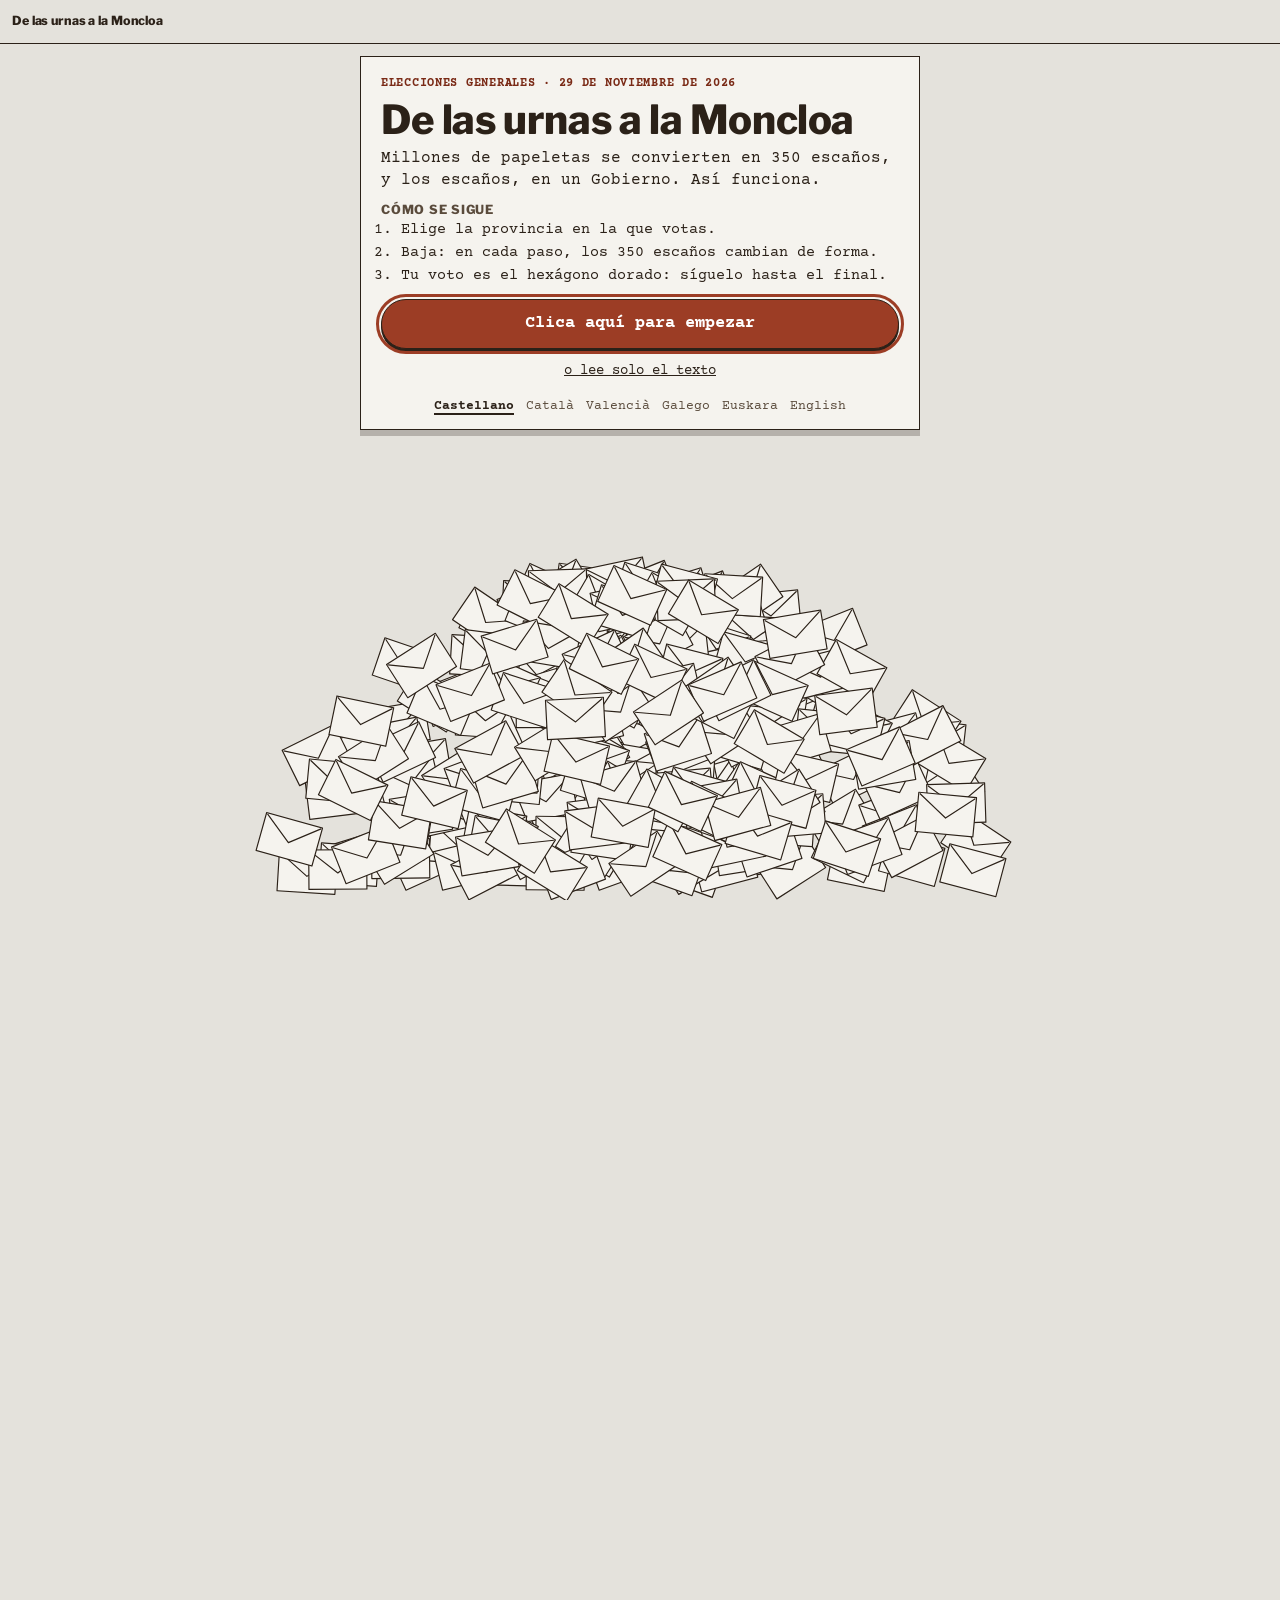
<file: index.html>
<!DOCTYPE html>
<html lang="es">
<head>
<meta charset="utf-8">
<meta name="viewport" content="width=device-width, initial-scale=1">
<title>De las urnas a la Moncloa · Cómo funcionan las elecciones del 29N</title>
<meta name="description" content="Qué se vota el 29N y cómo se pasa de una papeleta a un Gobierno, contado con los 350 escaños del Congreso.">
<meta name="author" content="Guillermo Astiaso">
<meta name="theme-color" content="#E4E2DC">
<link rel="canonical" href="https://gastiaso.github.io/de-las-urnas-a-la-moncloa/">
<link rel="alternate" hreflang="es" href="https://gastiaso.github.io/de-las-urnas-a-la-moncloa/">
<link rel="alternate" hreflang="ca" href="https://gastiaso.github.io/de-las-urnas-a-la-moncloa/ca/">
<link rel="alternate" hreflang="ca-valencia" href="https://gastiaso.github.io/de-las-urnas-a-la-moncloa/va/">
<link rel="alternate" hreflang="gl" href="https://gastiaso.github.io/de-las-urnas-a-la-moncloa/gl/">
<link rel="alternate" hreflang="eu" href="https://gastiaso.github.io/de-las-urnas-a-la-moncloa/eu/">
<link rel="alternate" hreflang="en" href="https://gastiaso.github.io/de-las-urnas-a-la-moncloa/en/">
<link rel="alternate" hreflang="x-default" href="https://gastiaso.github.io/de-las-urnas-a-la-moncloa/">
<link rel="icon" href="img/favicon.svg" type="image/svg+xml">
<link rel="apple-touch-icon" href="img/icono-180.png">
<meta property="og:type" content="website">
<meta property="og:locale" content="es_ES">
<meta property="og:site_name" content="De las urnas a la Moncloa">
<meta property="og:title" content="De las urnas a la Moncloa">
<meta property="og:description" content="Qué se vota el 29N y cómo se pasa de una papeleta a un Gobierno, contado con los 350 escaños del Congreso.">
<meta property="og:url" content="https://gastiaso.github.io/de-las-urnas-a-la-moncloa/">
<meta property="og:image" content="https://gastiaso.github.io/de-las-urnas-a-la-moncloa/img/compartir.jpg">
<meta property="og:image:width" content="1200">
<meta property="og:image:height" content="630">
<meta property="og:image:alt" content="Los 350 escaños del Congreso dibujados como hexágonos sobre el mapa de España, con el título «De las urnas a la Moncloa».">
<meta name="twitter:card" content="summary_large_image">
<link rel="preload" href="fuentes/courier-prime-latin-400-normal.woff2" as="font" type="font/woff2" crossorigin>
<link rel="preload" href="fuentes/libre-franklin-latin-800-normal.woff2" as="font" type="font/woff2" crossorigin>
<link rel="stylesheet" href="css/estilo.css">
<noscript><style>
/* sin JavaScript: todo el texto seguido, sin escenario ni juegos */
.bar button,#sliders,#apostar,#resto,.calc,#sen,.selProv,label.sel,.solo-js,#repetirReparto{display:none}
.tip{display:block;position:static;grid-column:1/-1;margin:0 0 8px 122px;background:transparent;color:var(--ink);padding:0}
main{width:auto;max-width:680px;margin:0 auto;padding:56px 10px 24px}.paso{min-height:0;margin-bottom:12px}.pie{width:auto}
</style></noscript>
</head>
<body>
<a class="saltar" href="#salida" id="saltar">Leer solo el texto, sin animación</a>
<header class="bar">
<b>De las urnas a la Moncloa</b>
<button type="button" id="donde" aria-expanded="false" aria-controls="indice">Salida ▾</button>
</header>
<nav id="indice" hidden aria-label="Ir a un paso"></nav>
<p id="anuncio" class="vh" role="status" aria-live="polite"></p>
<main>

<section class="paso corta" data-k="0" id="salida">
<div class="portada">
<h1>De las urnas a la Moncloa</h1>
<p>Qué votas el 29N y cómo se pasa de tu papeleta a un Gobierno, con los 350 escaños del Congreso.</p>
<p class="nota solo-js">Baja para empezar ↓</p>
<noscript><p class="nota">Este navegador no ejecuta JavaScript: se muestra solo el texto, sin la escena ni los juegos.</p></noscript>
<p class="prueba" id="avisoPrueba" hidden></p>
<nav class="idiomas" aria-label="Idioma" translate="no">
<a href="./" lang="es" hreflang="es" aria-current="page">Castellano</a>
<a href="ca/" lang="ca" hreflang="ca">Català</a>
<a href="va/" lang="ca-valencia" hreflang="ca-valencia">Valencià</a>
<a href="gl/" lang="gl" hreflang="gl">Galego</a>
<a href="eu/" lang="eu" hreflang="eu">Euskara</a>
<a href="en/" lang="en" hreflang="en">English</a>
</nav>
</div>
</section>

<section class="paso" data-k="1">
<article class="tarjeta" aria-labelledby="tit1">
<div class="cuerpo">
<h2 id="tit1">1 · Qué se vota</h2>
<p>El 29N no eliges presidente: eliges a los 350 diputados del Congreso, que son quienes lo eligen. Sus asientos, los <button type="button" class="glos" data-g="escano">escaños</button>, se reparten por <button type="button" class="glos" data-g="circ">circunscripciones</button>: en la práctica, por provincias.</p>
<p class="nota solo-js">Toca las palabras subrayadas para ver qué significan.</p>
<label class="sel" for="prov">Elige tu provincia</label>
<select id="prov" class="selProv"></select>
<p id="provTxt" aria-live="polite"></p>
<p class="nota solo-js">En el mapa, cada hexágono es un escaño: las provincias crecen o encogen según los escaños que reparten, dentro de la silueta de España. Canarias, abajo a la izquierda.</p>
<h3>Saber más</h3>
<details><summary>Por qué unas provincias tienen más escaños</summary>
<p>Cada provincia tiene de salida dos escaños; Ceuta y Melilla, uno cada una. Son 102. Los otros 248 se reparten según la población.</p>
<p>La cuenta es así: se divide la población de todas las provincias entre 248 y sale una cuota. Cada provincia recibe tantos escaños como veces cabe esa cuota en su población. Los que sobran van a las provincias que se quedaron más cerca de conseguir uno más.</p>
<p>Para el 29N se ha usado el padrón a 1 de enero de 2025, y la cuota es de unos 197.000 habitantes. Madrid suma 36 a sus dos de salida y elige 38; Soria no llega a la cuota y se queda con sus dos.</p>
<p class="nota">Fuentes: LOREG (la ley electoral), art. 162; Real Decreto 806/2026, anexo; Real Decreto 1117/2025, anexo. La cifra de 102 es la suma de 50 provincias por dos, más Ceuta y Melilla. La cuota (197.355) es cuenta propia, y con ella sale exactamente el reparto del decreto.</p>
</details>
<details><summary>Quién puede votar</summary>
<p>Pueden votar los españoles mayores de edad que estén inscritos en el <button type="button" class="glos" data-g="censo">censo electoral</button>. La ley solo se lo quita a quien sea condenado en firme a perder el derecho de voto, y el Código Penal vigente ya no prevé esa pena.</p>
<p>Se vota en persona, en la mesa que te toca, y una sola vez. Para identificarte vale el DNI, el pasaporte o el carné de conducir con foto. El 29N vale también el DNI en el móvil (aplicación MiDNI); el carné de conducir de la aplicación miDGT, no.</p>
<p class="nota">Fuentes: LOREG, arts. 2, 3, 4 y 85; Código Penal, art. 39; Junta Electoral Central, Acuerdo 334/2026.</p>
</details>
<details><summary>Por qué el 29 de noviembre</summary>
<p>El presidente del Gobierno adelantó las elecciones: el decreto que disolvió las Cortes salió en el BOE, el boletín oficial del Estado, el 6 de octubre. La ley fija la votación 54 días después de la convocatoria, y eso cae en domingo 29 de noviembre.</p>
<p>Si un día hubiera que repetir las elecciones, el plazo sería más corto: 47 días.</p>
<p class="nota">Fuentes: Constitución, art. 115; LOREG, art. 42.1 y disposición adicional séptima; Real Decreto 806/2026, arts. 1 y 2, publicado en el BOE del 6 de octubre de 2026. El 29 de noviembre es el cálculo del día 54.</p>
</details>
<details><summary>Cómo es ir a votar</summary>
<p>Los colegios abren de 9:00 a 20:00, sin interrupción. Votas dos veces: una papeleta blanca para el Congreso y otra sepia para el Senado, cada una en su sobre.</p>
<p>Puedes usar la cabina, pero no es obligatorio. En la mesa dices tu nombre y te identificas; el presidente lo repite en voz alta, dice «vota» y tú metes el sobre en la urna.</p>
<p>El voto es secreto: nadie puede obligarte a decir qué has votado. Si no puedes leer o manejar las papeletas, puede ayudarte una persona de tu confianza.</p>
<p class="nota">Fuentes: LOREG, arts. 5, 84, 86 y 87; Real Decreto 605/1999, art. 4.</p>
</details>
<details><summary>Quién está en la mesa</summary>
<p>La <button type="button" class="glos" data-g="mesael">mesa electoral</button> son tres personas: un presidente y dos vocales. Salen por sorteo entre los votantes de esa mesa que saben leer y escribir y tienen menos de setenta años. Es obligatorio.</p>
<p>Cuando cierra el colegio, ellos abren la urna y cuentan los votos en público, uno a uno y en voz alta.</p>
<p class="nota">Fuentes: LOREG, arts. 25, 26, 27 y 95.</p>
</details>
<details><summary>Quién vigila las elecciones</summary>
<p>Las <button type="button" class="glos" data-g="junta">juntas electorales</button>. Velan por que el proceso sea limpio e igual para todos, resuelven quejas y recursos, vigilan las encuestas y hacen el recuento oficial.</p>
<p>Hay una Junta Electoral Central, en Madrid, una en cada provincia y otras de zona. La Central la forman ocho magistrados del Tribunal Supremo, elegidos por sorteo, y cinco catedráticos de Derecho, Ciencia Política o Sociología propuestos por los partidos con diputados. En las provinciales y las de zona también son mayoría los jueces.</p>
<p class="nota">Fuentes: LOREG, arts. 8, 9, 10, 11, 19, 69 y 103.</p>
</details>
<details><summary>Qué son las Cortes y para qué sirven</summary>
<p>Las <button type="button" class="glos" data-g="cortes">Cortes Generales</button> son el Congreso y el Senado juntos. Hacen las leyes, aprueban los Presupuestos y controlan al Gobierno. Se eligen para cuatro años.</p>
<p>De las dos cámaras, el Congreso es el que elige al presidente del Gobierno y el que puede levantar los <button type="button" class="glos" data-g="veto">vetos</button> del Senado.</p>
<p class="nota">Fuentes: Constitución, arts. 66, 68.4, 69.6, 90 y 99.</p>
</details>
<details><summary>Cómo son las listas</summary>
<p>Al Congreso votas una <button type="button" class="glos" data-g="lista">lista</button> entera de un partido, con tantos nombres como escaños reparte tu provincia. No puedes tachar a nadie ni cambiar el orden: el voto sería nulo.</p>
<p>Las listas alternan mujeres y hombres. Puede presentarse cualquier español mayor de edad con derecho a voto, salvo algunos cargos, como jueces, militares o policías en activo.</p>
<p class="nota">Fuentes: LOREG, arts. 6, 44 bis, 46 y 96.</p>
</details>
</div>
</article>
</section>

<section class="paso" data-k="2">
<article class="tarjeta" aria-labelledby="tit2">
<div class="cuerpo">
<h2 id="tit2">2 · Del voto al escaño</h2>
<p id="betIntro"></p>
<div id="sliders"></div>
<p id="resto" style="font-weight:700;margin-top:6px"></p>
<p id="betErr" class="err" role="alert" hidden>Reparte todos los escaños antes de apostar.</p>
<button type="button" class="pill" id="apostar">Apostar</button>
<div id="betRes" hidden>
<p class="res" id="betHit"></p>
<p style="font-size:14px">El partido E no llega a la <button type="button" class="glos" data-g="barrera">barrera</button> del 3 % y queda fuera. Sin ella tampoco habría sacado escaño, ni en Madrid: a los pequeños los frena que haya pocos escaños.</p>
<button type="button" class="pill sec" id="reapostar">Volver a apostar</button>
</div>
<h3>Saber más</h3>
<details><summary>Cómo se hace el reparto</summary>
<p>Se dividen los votos de cada partido entre 1, 2, 3 y así sucesivamente. Los escaños van, uno a uno, a los resultados más altos de toda la tabla. Es la <button type="button" class="glos" data-g="dhondt">regla D'Hondt</button>.</p>
<p>Esta es la tabla de tu provincia con los partidos del ejemplo. En teja, las divisiones que se llevan escaño, numeradas en el orden en que lo consiguen:</p>
<div class="tabla" id="cocientes"></div>
<p id="pasoReparto" class="paso-reparto"></p>
<button type="button" class="pill sec" id="repetirReparto">Ver el reparto escaño a escaño</button>
<p>La propia ley pone un ejemplo: con 480.000 votos repartidos entre seis partidos y 8 escaños, el partido más votado se lleva cuatro, el segundo dos, y el tercero y el cuarto, uno cada uno.</p>
<p class="nota">Fuente: LOREG, art. 163. En la tabla, los porcentajes inventados hacen de votos.</p>
</details>
<details><summary>Desde cuándo se usa</summary>
<p>La regla D'Hondt se usa desde 1977. La fijó el real decreto-ley de normas electorales de marzo de aquel año, que reguló las primeras elecciones tras la Ley para la Reforma Política (la que abrió paso a las primeras elecciones democráticas), ya con 350 diputados. Ya la llamaba «regla d'Hondt», ya ponía la barrera en el 3 % y ya traía el mismo ejemplo de 480.000 votos que trae hoy la ley.</p>
<p>Aquel decreto la presentaba como un freno a que el Congreso quedara demasiado fragmentado. Y el reparto de entonces era otro: Madrid elegía 32 diputados, Barcelona 33 y Soria 3.</p>
<p>La regla lleva el nombre de Victor D'Hondt (1841-1901), profesor de Derecho civil en la Universidad de Gante. La propuso en un libro de 1882. Bélgica la adoptó en 1899 y la estrenó en las elecciones de 1900.</p>
<p>En un folleto de 1878 había defendido otro sistema. Él mismo cuenta que cambió de idea por las críticas de un abogado de Gante.</p>
<p class="nota">Fuentes: Real Decreto-ley 20/1977, de 18 de marzo, sobre Normas Electorales: preámbulo y arts. 19 y 20; V. D'Hondt, <i>Système pratique et raisonné de représentation proportionnelle</i> (1882); G. Beatse, en <i>Liber memorialis</i> de la Universidad de Gante, t. I (1913), pp. 428-429; F. Dhondt, <i>Seqüência</i>, n.º 86 (2020).</p>
</details>
<details><summary>La barrera del 3 %</summary>
<p>Antes de repartir se apartan los partidos que no llegan al 3 % de los <button type="button" class="glos" data-g="validos">votos válidos</button> de la provincia. Sus votos no se pasan a nadie: sencillamente no entran en la tabla.</p>
<p>La barrera se mide provincia a provincia, no en toda España. En la práctica solo puede decidir donde se reparten muchos escaños, como Madrid o Barcelona: en las demás provincias, para sacar uno hace falta bastante más del 3 %.</p>
<p class="nota">Fuente: LOREG, art. 163. Dónde puede decidir la barrera es una cuenta propia a partir de la regla.</p>
</details>
<details><summary>Blanco, nulo y abstención</summary>
<p>El <button type="button" class="glos" data-g="blanco">voto en blanco</button> es un sobre vacío. Es válido: no va a ningún partido, pero cuenta en el total y por eso sube un poco el listón del 3 %.</p>
<p>El <button type="button" class="glos" data-g="nulo">voto nulo</button> no cuenta para el reparto. Es nulo, por ejemplo, el voto con una papeleta tachada o con añadidos, o en un sobre que no es el oficial. Si metes dos papeletas del mismo partido, vale como un solo voto.</p>
<p>Quien no va a votar se abstiene: no entra en ninguna cuenta.</p>
<p class="nota">Fuentes: LOREG, arts. 96 y 108.</p>
</details>
<details><summary>Qué pasa si hay empate</summary>
<p>Si dos partidos empatan en una división, el escaño es para el que tiene más votos en total. Si también empatan en eso, se sortea.</p>
<p class="nota">Fuente: LOREG, art. 163.</p>
</details>
<details><summary>Quién ocupa cada escaño</summary>
<p>Los escaños de un partido son para los primeros de su lista, por orden. Si un diputado renuncia o muere, entra el siguiente de la misma lista o un <button type="button" class="glos" data-g="suplente">suplente</button>. No hay que volver a votar.</p>
<p class="nota">Fuentes: LOREG, arts. 163 y 164.</p>
</details>
<details><summary>Ceuta y Melilla</summary>
<p>Cada una elige un solo diputado, así que no hay nada que repartir: gana quien saca más votos.</p>
<p class="nota">Fuente: LOREG, art. 163.2.</p>
</details>
<details><summary>El último escaño</summary>
<p>El último escaño de cada provincia suele ser el más disputado. Se lo lleva el partido con la siguiente división más alta, y a veces otro se queda muy cerca.</p>
<p>Cuando haya resultados, en el paso 10 verás por cuántos votos se decidió en tu provincia.</p>
<p class="nota">Explicación propia a partir de la regla del art. 163 de la LOREG.</p>
</details>
</div>
</article>
</section>

<section class="paso" data-k="3">
<article class="tarjeta" aria-labelledby="tit3">
<div class="cuerpo">
<h2 id="tit3">3 · Dónde votas</h2>
<p id="hab" aria-live="polite"></p>
<p>Los mismos porcentajes no dan lo mismo en todas partes. Cuantos menos escaños reparte una provincia, menos partidos entran.</p>
<ul class="lista" id="comp"></ul>
<h3>Saber más</h3>
<details><summary>Cuántos habitantes hay detrás de cada escaño</summary>
<p>Los escaños se reparten por población, pero con un mínimo de dos por provincia. Por eso cada diputado de una provincia pequeña representa a muchos menos habitantes.</p>
<p>Para el 29N, en Soria hay un escaño por cada 45.117 habitantes; en Madrid, uno por cada 187.817: cuatro veces más.</p>
<p>Eso no quiere decir que el voto valga más en Soria. Allí solo se reparten dos escaños, y los votos a quien no quede entre los dos primeros no eligen a nadie. En Madrid, con 38, casi todos los votos van a partidos que sacan algún escaño.</p>
<p>La cuenta es de habitantes, no de votantes: incluye a menores y a extranjeros, que no votan en estas elecciones.</p>
<ol class="barras" id="barrasHab" aria-label="Habitantes por escaño en cada circunscripción, de menos a más"></ol>
<p class="nota">Fuentes: Real Decreto 1117/2025, anexo (padrón a 1 de enero de 2025); Real Decreto 806/2026, anexo; LOREG, arts. 2 y 162. Habitantes por escaño: cuenta propia, población entre escaños.</p>
</details>
<details><summary>Por qué pasa</summary>
<p>Con dos escaños entran, como mucho, los dos partidos más votados. Con 38, hasta un partido con el 9 % consigue varios. La regla es la misma; cambia el tamaño de la provincia.</p>
<p>En el ejemplo, con dos escaños no basta ni un 17 %. En las provincias pequeñas, el listón de verdad está muy por encima del 3 %.</p>
<p class="nota">Ejemplo propio: los mismos cinco partidos inventados y los mismos porcentajes en las dos provincias.</p>
</details>
<details><summary>Qué dice la Constitución y qué dice la ley</summary>
<p>La Constitución fija tres cosas: que el Congreso tenga entre 300 y 400 diputados, que cada provincia sea una circunscripción con un mínimo de escaños y que el reparto sea proporcional.</p>
<p>Lo demás lo decide la ley electoral: que sean 350, que cada provincia tenga dos de salida, la regla D'Hondt y la barrera del 3 %.</p>
<p>Cambiar la ley electoral exige <button type="button" class="glos" data-g="absoluta">mayoría absoluta</button> del Congreso, porque es una <button type="button" class="glos" data-g="organica">ley orgánica</button>. Cambiar la Constitución exige bastante más.</p>
<p class="nota">Fuentes: Constitución, arts. 68 y 81; LOREG, arts. 162 y 163.</p>
</details>
<details><summary>Cuántas provincias de cada tamaño hay</summary>
<p id="tamanos"></p>
<p class="nota">Cuenta propia a partir del anexo del Real Decreto 806/2026.</p>
</details>
</div>
</article>
</section>

<section class="paso" data-k="4">
<article class="tarjeta" aria-labelledby="tit4">
<div class="cuerpo">
<h2 id="tit4">4 · El Senado</h2>
<p>Al Senado se vota distinto: marcas personas, no listas. En una provincia puedes marcar hasta tres nombres y salen las cuatro personas más votadas.</p>
<fieldset id="sen"><legend class="nota">Prueba a marcar (nombres inventados)</legend></fieldset>
<p id="senTxt" style="font-weight:700"></p>
<p>El Senado no elige al presidente ni lo hace caer. Sin él no se reforma la Constitución, y elige a parte del Tribunal Constitucional y del Consejo General del Poder Judicial.</p>
<h3>Saber más</h3>
<details><summary>La llave de la reforma constitucional</summary>
<p>Para reformar la Constitución hacen falta tres quintos del Congreso y tres quintos del Senado. Si el Senado no llega a tres quintos, queda otra vía: que lo apruebe por mayoría absoluta y que el Congreso lo apruebe por dos tercios. Sin la mayoría absoluta del Senado, la reforma no sale.</p>
<p>Las reformas de más calado, las que tocan el título preliminar (los principios de partida, como la soberanía o la unidad), los derechos fundamentales o la Corona, exigen dos tercios de cada cámara, disolver las Cortes, que las nuevas ratifiquen la decisión y aprueben el texto por dos tercios, y un referéndum.</p>
<p>En la práctica, quien tenga la mitad del Senado o más puede bloquear cualquier reforma, y quien tenga más de un tercio, las de más calado. Además, en las demás reformas, una décima parte de los senadores o de los diputados puede exigir un referéndum.</p>
<p>Estas cuentas se hacen sobre todos los senadores, incluidos los que designan los parlamentos autonómicos, no solo sobre los 209 que se votan.</p>
<p class="nota">Fuentes: Constitución, arts. 167 y 168. Las cifras de bloqueo son una cuenta propia a partir de esas mayorías.</p>
</details>
<details><summary>Nombramientos que pasan por el Senado</summary>
<p>El Senado propone a cuatro de los doce magistrados del Tribunal Constitucional y elige a diez de los veinte vocales del Consejo General del Poder Judicial, el órgano que gobierna a los jueces; los otros diez, el Congreso. En los dos casos hacen falta tres quintos de los senadores.</p>
<p>Eso quiere decir que quien tenga más de dos quintos del Senado puede impedir esos nombramientos.</p>
<p class="nota">Fuentes: Constitución, arts. 122.3 y 159.1; Ley Orgánica del Poder Judicial, art. 567.2. El bloqueo es una cuenta propia a partir de la mayoría de tres quintos.</p>
</details>
<details><summary>Islas, Ceuta y Melilla</summary>
<p>Gran Canaria, Mallorca y Tenerife eligen tres senadores y se marcan dos nombres. Ceuta y Melilla eligen dos y se marcan dos. En las demás islas se elige uno y se marca uno.</p>
<p>Ibiza y Formentera eligen por separado tras la reforma constitucional de mayo de 2026.</p>
<p>En total se eligen así 209 senadores.</p>
<p class="nota">Fuentes: Real Decreto 806/2026, art. 3; LOREG, arts. 165 y 166; Constitución, art. 69. El total de 209 es una suma propia a partir del decreto.</p>
</details>
<details><summary>Cómo es la papeleta</summary>
<p>Es una sola papeleta, sepia, con todas las candidaturas: cada partido con sus candidatos debajo y un recuadro delante de cada nombre. Marcas con una cruz a quien elijas, como mucho tres, y pueden ser de partidos distintos: la ley solo limita cuántos.</p>
<p>Si marcas más de los permitidos, el voto es nulo. Si no marcas a nadie, es un voto en blanco.</p>
<p class="nota">Fuentes: Real Decreto 605/1999, art. 4 y anexo 3; LOREG, arts. 96, 166 y 172.3.</p>
</details>
<details><summary>Para qué sirve el Senado</summary>
<p>La Constitución lo define como la cámara de representación territorial. Revisa las leyes que le llegan del Congreso: tiene dos meses para cambiarlas o para vetarlas. El Congreso puede levantar ese <button type="button" class="glos" data-g="veto">veto</button>.</p>
<p>Hay una cosa que solo puede autorizar el Senado, por mayoría absoluta: que el Gobierno obligue a una comunidad autónoma a cumplir la ley: es el artículo 155.</p>
<p>También puede proponer leyes, crear comisiones de investigación y, con 50 senadores, recurrir una ley ante el Tribunal Constitucional.</p>
<p class="nota">Fuentes: Constitución, arts. 69, 76, 87.1, 90, 155 y 162.1.</p>
</details>
<details><summary>Lo que el Senado no puede hacer</summary>
<p>No vota la <button type="button" class="glos" data-g="investidura">investidura</button> ni la <button type="button" class="glos" data-g="censura">moción de censura</button>: eso es solo del Congreso. Tampoco decide sobre los <button type="button" class="glos" data-g="decretoley">decretos-leyes</button> del Gobierno ni sobre los estados de alarma, excepción y sitio.</p>
<p>Puede pedir explicaciones al Gobierno cada semana, pero no hacerlo caer.</p>
<p class="nota">Fuentes: Constitución, arts. 86, 99, 111, 113 y 116.</p>
</details>
<details><summary>Si el Senado tiene otra mayoría</summary>
<p>Si en el Senado manda una mayoría distinta de la del Congreso, puede retrasar las leyes dos meses y obligar al Congreso a votarlas otra vez. Y puede bloquear las reformas constitucionales y los nombramientos que exigen tres quintos.</p>
<p>Lo que no puede es parar una ley para siempre: el Congreso tiene la última palabra.</p>
<p class="nota">Explicación propia a partir de los arts. 90, 122.3, 159.1, 167 y 168 de la Constitución.</p>
</details>
<details><summary>Los senadores que no se votan</summary>
<p>Además de los elegidos en las urnas, cada parlamento autonómico designa un senador, más otro por cada millón de habitantes de su comunidad. Son los <button type="button" class="glos" data-g="designacion">senadores por designación</button>.</p>
<p>En la legislatura de 2023 a 2026 fueron 58, que se sumaron a los 208 elegidos aquel año: 266 en total. El número se recalcula con cada elección general, con la población oficial de ese momento.</p>
<p>No se eligen el 29N, pero cuentan igual que los demás: las mayorías del Senado se calculan sobre todos los senadores, no solo sobre los 209 que salen de las urnas.</p>
<p>Tras las elecciones, cada parlamento autonómico confirma a los suyos o los designa de nuevo, según sus propias normas.</p>
<p>Si un senador elegido en las urnas deja el escaño, lo ocupa su suplente.</p>
<p class="nota">Fuentes: Constitución, art. 69.5; LOREG, arts. 165.4 y 166.2; Reglamento del Senado, art. 1.2, y normas de designación de cada comunidad; Senado, cuadro de evolución del número de senadores designados (revisado el 12 de marzo de 2024) y composición del Senado (revisada el 20 de mayo de 2026).</p>
</details>
</div>
</article>
</section>

<section class="paso" data-k="5">
<article class="tarjeta" aria-labelledby="tit5">
<div class="cuerpo">
<h2 id="tit5">5 · Las mayorías</h2>
<p>Para elegir presidente a la primera hace falta la <button type="button" class="glos" data-g="absoluta">mayoría absoluta</button>: 176 síes de 350. Si no sale, 48 horas después basta la <button type="button" class="glos" data-g="simple">mayoría simple</button>: más síes que noes.</p>
<p class="nota">En teja, en el <button type="button" class="glos" data-g="hemiciclo">hemiciclo</button>, los 176 escaños que hacen falta para pasar de la mitad.</p>
<h3>Saber más</h3>
<details><summary>Por qué la abstención pesa distinto</summary>
<p>En la primera votación solo cuentan los síes: hay que juntar 176, y quien se abstiene no ayuda.</p>
<p>En la segunda se comparan síes y noes. Ahí, abstenerse en lugar de votar «no» sí ayuda al candidato, porque hay un no menos que superar.</p>
<p class="nota">Explicación propia a partir del art. 99.3 de la Constitución.</p>
</details>
<details><summary>Otras mayorías</summary>
<p>La mayoría absoluta (176) también hace falta para aprobar las leyes orgánicas y la moción de censura.</p>
<p>Tres quintos (210): reformar la Constitución, proponer magistrados del Tribunal Constitucional y elegir vocales del Consejo General del Poder Judicial.</p>
<p>Dos tercios (234): las reformas constitucionales de más calado.</p>
<p class="nota">Fuentes: Constitución, arts. 81, 99, 113, 159, 167 y 168; Ley Orgánica del Poder Judicial, art. 567.2. Las cifras 210 y 234 son el cálculo sobre 350 diputados.</p>
</details>
<details><summary>El día a día: quórum y mayoría simple</summary>
<p>Para que una votación valga tiene que estar presente más de la mitad de la Cámara: es el <button type="button" class="glos" data-g="quorum">quórum</button>. Las decisiones corrientes salen con más votos a favor que en contra entre los presentes.</p>
<p>Si hay empate, se vota otra vez. Si persiste, se hace una pausa y se vota una tercera vez. Si sigue el empate, la propuesta se da por rechazada.</p>
<p class="nota">Fuentes: Constitución, art. 79; Reglamento del Congreso, arts. 78, 79 y 88.</p>
</details>
<details><summary>Leyes orgánicas y decretos-leyes</summary>
<p>Las leyes orgánicas tratan los asuntos de más peso: los derechos fundamentales, los estatutos de autonomía o las reglas electorales. Necesitan mayoría absoluta del Congreso.</p>
<p>El <button type="button" class="glos" data-g="decretoley">decreto-ley</button> es la vía del Gobierno para casos urgentes: lo aprueba él solo y entra en vigor, pero el Congreso tiene treinta días para mantenerlo o tumbarlo.</p>
<p class="nota">Fuentes: Constitución, arts. 81 y 86.</p>
</details>
<details><summary>Moción de censura y cuestión de confianza</summary>
<p>La <button type="button" class="glos" data-g="censura">moción de censura</button> es la forma de cambiar de presidente sin elecciones. La firman al menos 35 diputados, lleva el nombre de un candidato y necesita mayoría absoluta. Si sale, ese candidato pasa a ser presidente.</p>
<p>La <button type="button" class="glos" data-g="confianza">cuestión de confianza</button> va al revés: la pide el propio presidente. Le basta la mayoría simple. Si la pierde, dimite y se busca nuevo presidente.</p>
<p class="nota">Fuentes: Constitución, arts. 112, 113 y 114. Los 35 diputados son la décima parte de 350.</p>
</details>
<details><summary>Los Presupuestos</summary>
<p>Los prepara el Gobierno y los aprueban las Cortes. Si el año empieza sin Presupuestos nuevos, siguen valiendo los del año anterior hasta que se aprueben.</p>
<p>Así, un Gobierno que no consigue aprobar sus Presupuestos puede seguir gobernando con las cuentas de otro año.</p>
<p class="nota">Fuente: Constitución, art. 134.</p>
</details>
</div>
</article>
</section>

<section class="paso" data-k="6">
<article class="tarjeta" aria-labelledby="tit6">
<div class="cuerpo">
<h2 id="tit6">6 · Pactos</h2>
<p>Si ningún partido llega solo a 176, hay que pactar. Es presidente quien reúne más síes que noes, sea o no del partido más votado.</p>
<p>Toca cada partido para cambiar su voto en la <button type="button" class="glos" data-g="investidura">investidura</button>: no, sí o <button type="button" class="glos" data-g="abstencion">abstención</button>. Cada combinación es la investidura de un candidato concreto: tú decides de quién.</p>
<p class="nota" id="calcNota"></p>
<div class="calc" id="calc6"></div>
<p class="nota">ERC: Esquerra Republicana de Catalunya · PNV: Partido Nacionalista Vasco · BNG: Bloque Nacionalista Galego · CC: Coalición Canaria · UPN: Unión del Pueblo Navarro.</p>
<h3>Saber más</h3>
<details><summary>Cómo se apoya a un candidato</summary>
<p>Un partido puede ayudar a un candidato con su voto: con un sí, o absteniéndose para que le baste la segunda votación. Y puede ir más allá: entrar en el Gobierno con él (una coalición) o quedarse fuera y pactar su apoyo, para toda la legislatura o ley a ley.</p>
<p>La investidura solo abre la puerta: después, cada ley y cada Presupuesto necesitan su propia mayoría. Lo que se pide a cambio no está en ninguna ley: es negociación política.</p>
<p class="nota">Explicación propia. Las mayorías, en el art. 99 de la Constitución.</p>
</details>
<details><summary>Por qué se mueven partidos enteros</summary>
<p>La calculadora mueve partidos enteros porque los diputados votan casi siempre lo que decide su partido: es la disciplina de voto.</p>
<p>No es una obligación legal. La Constitución dice que diputados y senadores no están sujetos a mandato imperativo: nadie puede obligarlos legalmente a votar en un sentido.</p>
<p class="nota">Fuente: Constitución, art. 67.2. La disciplina de voto es una explicación propia.</p>
</details>
<details><summary>Cómo se vota la investidura</summary>
<p>Uno a uno y en voz alta. Se llama a cada diputado por orden alfabético del primer apellido, empezando por uno sacado a suerte, y responde «sí», «no» o «abstención». Los miembros del Gobierno que son diputados y la <button type="button" class="glos" data-g="mesa">Mesa del Congreso</button> votan al final.</p>
<p>Antes hay debate: el candidato explica su programa sin límite de tiempo y cada <button type="button" class="glos" data-g="grupo">grupo parlamentario</button> le responde durante media hora.</p>
<p class="nota">Fuentes: Reglamento del Congreso, arts. 85, 86 y 171.</p>
</details>
<details><summary>Si la investidura falla</summary>
<p>Si el candidato no sale, el Rey puede hacer nuevas propuestas. Pero el reloj ya corre: dos meses después de la primera votación, si no hay presidente, se disuelven las Cortes y se vuelve a votar.</p>
<p>Ha pasado dos veces. En 2016 y en 2019 nadie logró la investidura a tiempo y se repitieron las elecciones.</p>
<p>En una repetición todo va más rápido: se vota 47 días después de la convocatoria, no 54.</p>
<p class="nota">Fuentes: Constitución, art. 99; LOREG, art. 42 y disposición adicional séptima (añadida por la Ley Orgánica 2/2016); Reales Decretos 184/2016 y 551/2019.</p>
</details>
<details><summary>De dónde salen estos escaños</summary>
<p>Son los escaños que cada partido sacó en las últimas elecciones generales, las del 23 de julio de 2023. No son una encuesta ni una estimación.</p>
<p>Con ellos, la investidura de noviembre de 2023 salió a la primera: 179 síes y 171 noes. Prueba a repetirla, o busca otras combinaciones.</p>
<p>Los escaños del 29N estarán en el paso 12 cuando haya resultados.</p>
<p class="nota">Fuentes: Junta Electoral Central, resultados de las elecciones del 23 de julio de 2023 (BOE del 1 de septiembre de 2023; los 121 escaños del PSOE incluyen los 19 del PSC); Diario de Sesiones del Congreso, Pleno núm. 8, de 16 de noviembre de 2023.</p>
</details>
<details><summary>Por qué aquí no hay encuestas</summary>
<p>La ley prohíbe publicar, difundir o reproducir sondeos electorales en los cinco días anteriores a la votación: para el 29N, del 24 al 28 de noviembre. Esta calculadora no usa encuestas ni estimaciones: usa un resultado, el de 2023.</p>
<p>Quien vigila que se cumpla es la Junta Electoral Central.</p>
<p class="nota">Fuente: LOREG, art. 69.7. Del 24 al 28 de noviembre es el cálculo de los cinco días.</p>
</details>
</div>
</article>
</section>

<section class="paso" data-k="7">
<article class="tarjeta" aria-labelledby="tit7">
<div class="cuerpo">
<h2 id="tit7">7 · Del 29N al Gobierno</h2>
<p>El plazo de dos meses para elegir presidente no arranca el 29N. Empieza con la primera votación de <button type="button" class="glos" data-g="investidura">investidura</button>.</p>
<p class="nota solo-js">Toca cada fecha para ver qué pasa ese día.</p>
<ol class="calendario">
<li class="fase">Antes de votar</li>
<li class="hito" data-f="2026-10-06"><button type="button" class="fecha" aria-expanded="false" aria-controls="h1">mar 6 oct</button><span class="que">Se disuelven las Cortes y se convocan elecciones</span><span class="tip" id="h1">El Real Decreto 806/2026 sale en el BOE: disuelve el Congreso y el Senado elegidos en julio de 2023 y fija la votación 54 días después, el domingo 29 de noviembre. <small>Real Decreto 806/2026, arts. 1 y 2; LOREG, art. 42.1.</small></span></li>
<li class="hito" data-f="2026-11-13"><button type="button" class="fecha" aria-expanded="false" aria-controls="h2">vie 13 nov</button><span class="que">Empieza la campaña</span><span class="tip" id="h2">Quince días en los que los partidos piden el voto con mítines, carteles y anuncios. Arranca a las cero horas. <small>LOREG, art. 51; Real Decreto 806/2026, art. 4.</small></span></li>
<li class="hito" data-f="2026-11-19"><button type="button" class="fecha" aria-expanded="false" aria-controls="h3">jue 19 nov</button><span class="que">Último día para pedir el voto por correo</span><span class="tip" id="h3">Se pide en una oficina de Correos, en persona y con el DNI, o por internet con certificado electrónico. Las papeletas llegan a casa. El voto se entrega después en una oficina de Correos, identificándose, como tarde el jueves 26 de noviembre a las 14:00: la Junta Electoral Central ha ampliado un día el plazo legal, que acababa el 25. <small>LOREG, arts. 72 y 73; Junta Electoral Central, Instrucción 5/2023, Acuerdo 11/2023 y ampliación del plazo para el 29N (expediente 320/518). Fechas: cálculo del décimo día anterior y del último antes del tercero.</small></span></li>
<li class="hito" data-f="2026-11-21" data-hasta="2026-11-26"><button type="button" class="fecha" aria-expanded="false" aria-controls="h4">21 a 26 nov</button><span class="que">Voto en los consulados</span><span class="tip" id="h4">Quien vive en el extranjero puede depositar su voto en una urna de su consulado o embajada. Si lo manda por correo, tiene que enviarlo como tarde el 24 y tiene que llegar al consulado como tarde el 27. <small>LOREG, art. 75. Fechas: cálculo de los plazos del artículo.</small></span></li>
<li class="hito" data-f="2026-11-24" data-hasta="2026-11-28"><button type="button" class="fecha" aria-expanded="false" aria-controls="h5">24 a 28 nov</button><span class="que">No se pueden publicar encuestas</span><span class="tip" id="h5">La ley prohíbe publicar, difundir o reproducir sondeos electorales en los cinco días anteriores a la votación. <small>LOREG, art. 69.7.</small></span></li>
<li class="hito" data-f="2026-11-27"><button type="button" class="fecha" aria-expanded="false" aria-controls="h6">vie 27 nov</button><span class="que">Termina la campaña</span><span class="tip" id="h6">A medianoche se acaban los mítines, la propaganda y los actos de campaña. <small>LOREG, art. 51; Real Decreto 806/2026, art. 4.</small></span></li>
<li class="hito" data-f="2026-11-28"><button type="button" class="fecha" aria-expanded="false" aria-controls="h7">sáb 28 nov</button><span class="que">Jornada de reflexión</span><span class="tip" id="h7">La víspera no puede haber propaganda ni actos de campaña. Tampoco el día de la votación. <small>LOREG, arts. 51.3 y 53.</small></span></li>
<li class="fase">La votación</li>
<li class="hito clave" data-f="2026-11-29"><button type="button" class="fecha" aria-expanded="false" aria-controls="h8">dom 29 nov</button><span class="que">Se vota, de 9:00 a 20:00</span><span class="tip" id="h8">Los colegios no cierran en todo el día. Al acabar, cada mesa abre la urna y cuenta los votos en público. Por la noche se conoce el recuento provisional. <small>LOREG, arts. 84, 95 y 98.</small></span></li>
<li class="fase">El recuento oficial</li>
<li class="hito" data-f="2026-12-04"><button type="button" class="fecha" aria-expanded="false" aria-controls="h9">vie 4 dic</button><span class="que">Escrutinio general</span><span class="tip" id="h9">Las juntas electorales hacen el recuento oficial con las actas de las mesas y suman el voto llegado del extranjero. <small>LOREG, arts. 75 y 103. Fecha: cálculo del quinto día.</small></span></li>
<li class="hito" data-f="2026-12-07"><button type="button" class="fecha" aria-expanded="false" aria-controls="h10">lun 7 dic</button><span class="que">Como tarde, termina el escrutinio</span><span class="tip" id="h10">Después se proclaman los elegidos. Desde la proclamación hay tres días para recurrir; los recursos los resuelve el Tribunal Supremo. <small>LOREG, arts. 107.2, 108 y 112. Fecha: cálculo del octavo día.</small></span></li>
<li class="fase">Las nuevas Cortes</li>
<li class="hito clave" data-f="2026-12-23"><button type="button" class="fecha" aria-expanded="false" aria-controls="h11">mié 23 dic</button><span class="que">Se constituyen el Congreso y el Senado</span><span class="tip" id="h11">A las diez de la mañana, cada cámara en su sesión constitutiva. En el Congreso preside al principio el diputado de más edad, se elige la Mesa y los diputados juran o prometen la Constitución. <small>Real Decreto 806/2026, art. 5; Constitución, art. 72.2; Reglamento del Congreso, arts. 1 a 4 y 37.</small></span></li>
<li class="hito" data-f="2026-12-24" data-hasta="2026-12-31"><button type="button" class="fecha" aria-expanded="false" aria-controls="h12">fin de dic</button><span class="que">Se forman los grupos parlamentarios</span><span class="tip" id="h12">En los cinco días hábiles siguientes a la sesión constitutiva: el plazo acaba en los últimos días de diciembre. Por regla general hacen falta quince diputados; hay otra vía con cinco si se supera un mínimo de votos. <small>Reglamento del Congreso, arts. 23, 24 y 90 (los plazos por días se cuentan en días hábiles).</small></span></li>
<li class="hito" data-f="2027-01-01"><button type="button" class="fecha" aria-expanded="false" aria-controls="h13">vie 1 ene 2027</button><span class="que">Si no hay Presupuestos nuevos, siguen los anteriores</span><span class="tip" id="h13">Se prorrogan automáticamente hasta que se aprueben otros. Un Gobierno en funciones no puede aprobar el proyecto de Presupuestos. <small>Constitución, art. 134.4; Ley 50/1997, art. 21.5.</small></span></li>
<li class="fase">La investidura</li>
<li class="hito abierta"><button type="button" class="fecha" aria-expanded="false" aria-controls="h14">sin fecha</button><span class="que">El Rey consulta y propone un candidato</span><span class="tip" id="h14">Recibe a los representantes de los partidos con escaño y propone un candidato a través de la presidencia del Congreso. La Constitución no le pone plazo. <small>Constitución, art. 99.1.</small></span></li>
<li class="hito abierta clave"><button type="button" class="fecha" aria-expanded="false" aria-controls="h15">día D</button><span class="que">Debate y primera votación</span><span class="tip" id="h15">El candidato expone su programa sin límite de tiempo y cada grupo le responde. Necesita 176 síes. Aquí arranca el reloj de dos meses. <small>Constitución, art. 99; Reglamento del Congreso, art. 171.</small></span></li>
<li class="hito abierta"><button type="button" class="fecha" aria-expanded="false" aria-controls="h16">D + 48 h</button><span class="que">Segunda votación</span><span class="tip" id="h16">Si no llegó a 176, basta con más síes que noes. Si tampoco sale, el Rey puede hacer nuevas propuestas. <small>Constitución, art. 99.3 y 99.4.</small></span></li>
<li class="hito abierta"><button type="button" class="fecha" aria-expanded="false" aria-controls="h17">D + 2 meses</button><span class="que">Si no hay presidente, nuevas elecciones</span><span class="tip" id="h17">Se disuelven las Cortes y se vota 47 días después de la convocatoria. Ha pasado en 2016 y en 2019. <small>Constitución, art. 99.5; LOREG, disposición adicional séptima; Reales Decretos 184/2016 y 551/2019.</small></span></li>
<li class="hito abierta"><button type="button" class="fecha" aria-expanded="false" aria-controls="h18">con presidente</button><span class="que">Nombramiento y nuevo Gobierno</span><span class="tip" id="h18">El Rey nombra presidente al candidato investido y, a propuesta suya, a los ministros. Cuando toman posesión, termina el Gobierno en funciones. <small>Constitución, arts. 62, 99.3, 100 y 101.</small></span></li>
</ol>
<h3>Saber más</h3>
<details><summary>La campaña y la jornada de reflexión</summary>
<p>La campaña dura quince días: del viernes 13 al viernes 27 de noviembre. Es el tiempo en que los partidos piden el voto con mítines, carteles y anuncios. Antes del 13 no pueden poner carteles ni anuncios electorales.</p>
<p>El sábado 28, la víspera, no puede haber propaganda ni actos de campaña: es lo que se conoce como jornada de reflexión. Tampoco puede haberlos el domingo de la votación.</p>
<p class="nota">Fuentes: LOREG, arts. 51 y 53; Real Decreto 806/2026, art. 4. «Jornada de reflexión» es el nombre de uso común; la ley habla del periodo en que la campaña ha terminado.</p>
</details>
<details><summary>Si ese día no puedes ir</summary>
<p>Existe el voto por correo. Hay que pedirlo hasta diez días antes de la votación (para el 29N, hasta el 19 de noviembre): en una oficina de Correos, en persona y con el DNI, o por internet con certificado electrónico. Después te llegan las papeletas a casa.</p>
<p>El voto no se echa a un buzón: se entrega en una oficina de Correos, identificándote, como tarde el jueves 26 de noviembre a las 14:00. La ley fija el plazo en el miércoles 25, pero la Junta Electoral Central lo ha ampliado un día para estas elecciones. Si no puedes ir, puede llevarlo otra persona con una autorización firmada por ti y una fotocopia de tu DNI. No se paga sello.</p>
<p>Quien vive en el extranjero y está inscrito en el censo de residentes ausentes recibe la documentación en casa sin pedirla. Puede votar en una urna de su consulado, del 21 al 26 de noviembre, o mandar el voto por correo al consulado como tarde el 24; si llega después del 27, no vale. Esos votos se cuentan el 4 de diciembre, en el recuento oficial.</p>
<p class="nota">Fuentes: LOREG, arts. 72, 73, 75 y 103; Junta Electoral Central, Instrucción 5/2023 y Acuerdos 11/2023 y 328/2023. Las fechas son el cálculo de los plazos de esos artículos para el 29N.</p>
</details>
<details><summary>La noche electoral no es el resultado oficial</summary>
<p>La noche del 29N se conoce un recuento provisional, hecho con las actas de las mesas. El oficial, el <button type="button" class="glos" data-g="escrutinio">escrutinio general</button>, lo hacen las <button type="button" class="glos" data-g="junta">juntas electorales</button> al quinto día: el 4 de diciembre. Ese día se suma el voto llegado del extranjero.</p>
<p>Tiene que estar terminado como tarde el octavo día: el 7 de diciembre. Luego se proclaman los elegidos. Desde ese momento hay tres días para recurrir, y los recursos los resuelve el Tribunal Supremo.</p>
<p class="nota">Fuentes: LOREG, arts. 75, 98, 103, 107, 108 y 112. El 4 y el 7 de diciembre son el cálculo del quinto y el octavo día.</p>
</details>
<details><summary>Por qué el 23 de diciembre</summary>
<p>La Constitución da 25 días desde la votación para reunir al nuevo Congreso. El decreto que convocó las elecciones fijó el 23 de diciembre a las diez.</p>
<p class="nota">Fuentes: Constitución, art. 68.6; Real Decreto 806/2026, art. 5.</p>
</details>
<details><summary>El primer día del Congreso</summary>
<p>Preside el diputado de más edad, con los dos más jóvenes de secretarios. Lo primero es elegir la <button type="button" class="glos" data-g="mesa">Mesa del Congreso</button>. Para presidirla hace falta mayoría absoluta; si nadie la logra, se decide entre los dos más votados.</p>
<p>Después, los diputados juran o prometen acatar la Constitución y el Congreso queda constituido.</p>
<p>Para ser diputado de pleno derecho hay que entregar el documento que lo acredita como elegido y la declaración de actividades, y jurar o prometer la Constitución. Quien no lo haga en tres plenos se queda sin sus derechos de diputado hasta que lo haga.</p>
<p>Los <button type="button" class="glos" data-g="grupo">grupos parlamentarios</button> se forman en los cinco días hábiles siguientes.</p>
<p class="nota">Fuentes: Reglamento del Congreso, arts. 1 a 4, 20, 23, 24, 37 y 90.</p>
</details>
<details><summary>Las consultas del Rey</summary>
<p>El Rey recibe a los representantes de los partidos con escaño y después propone un candidato, a través de la presidencia del Congreso. La Constitución no le pone plazo.</p>
<p>Por eso el calendario tiene un tramo sin fechas: hasta que no hay una primera votación, el reloj de dos meses no cuenta.</p>
<p class="nota">Fuente: Constitución, arts. 62 y 99.</p>
</details>
<details><summary>Quién gobierna mientras tanto</summary>
<p>Tras las elecciones, el Gobierno que sale queda <button type="button" class="glos" data-g="funciones">en funciones</button> hasta que toma posesión el nuevo. Despacha los asuntos ordinarios, pero no puede presentar proyectos de ley ni los Presupuestos.</p>
<p>Su presidente tampoco puede disolver las Cortes, ni plantear una cuestión de confianza, ni proponer un referéndum.</p>
<p class="nota">Fuentes: Constitución, art. 101; Ley 50/1997, art. 21.</p>
</details>
<details><summary>Y mientras no hay Cortes</summary>
<p>Desde que se disolvieron las cámaras hasta que se constituyan las nuevas queda de guardia un grupo reducido de diputados y otro de senadores: las <button type="button" class="glos" data-g="permanente">Diputaciones Permanentes</button>, una en cada cámara.</p>
<p>Hace lo que en ese tiempo no puede hacer el Congreso: mantener o tumbar los <button type="button" class="glos" data-g="decretoley">decretos-leyes</button> del Gobierno y decidir sobre los estados de alarma, excepción y sitio.</p>
<p class="nota">Fuentes: Constitución, arts. 78, 86 y 116.</p>
</details>
<details><summary>Cuando ya hay presidente</summary>
<p>El Rey nombra al presidente que ha elegido el Congreso. Después nombra a los ministros que el presidente le propone. Cuando el nuevo Gobierno toma posesión, el anterior deja de estar en funciones.</p>
<p class="nota">Fuentes: Constitución, arts. 62, 99, 100 y 101.</p>
</details>
</div>
</article>
</section>

<section class="paso" data-k="8">
<article class="tarjeta" aria-labelledby="tit8">
<div class="cuerpo">
<h2 id="tit8">8 · Cierre</h2>
<p class="solo-f1">Hasta aquí, las reglas. El lunes 30 de noviembre se abren cinco pasos más, con los resultados y lo que pase después.</p>
<p class="solo-f2">Los cinco pasos que siguen cuentan lo que ha pasado.</p>
<details><summary>Glosario completo</summary><dl class="glosario" id="glosario"></dl></details>
<p class="fuentes" style="margin-top:8px">Fuentes principales: <a href="https://www.boe.es/diario_boe/txt.php?id=BOE-A-2026-20742">Real Decreto 806/2026</a>, <a href="https://www.boe.es/buscar/act.php?id=BOE-A-1978-31229">Constitución</a>, <a href="https://www.boe.es/buscar/act.php?id=BOE-A-1985-11672">LOREG (Ley Orgánica del Régimen Electoral General)</a>, <a href="https://www.boe.es/buscar/act.php?id=BOE-A-1982-5196">Reglamento del Congreso</a>, <a href="https://www.boe.es/buscar/act.php?id=BOE-A-1999-8583">Real Decreto 605/1999</a> y <a href="https://www.boe.es/buscar/act.php?id=BOE-A-1997-25336">Ley 50/1997</a>.</p>
<button type="button" class="pill solo-js solo-f1 compartir-sitio">Compartir</button>
<button type="button" class="pill sec solo-f1" id="volver">Volver a la salida</button>
<button type="button" class="pill sec" id="soloTexto">Ver solo el texto</button>
</div>
</article>
</section>

<section class="capados solo-f1" aria-labelledby="titCap">
<h2 id="titCap">A partir del 30N</h2>
<article class="tarjeta capado" data-k="9">
<p class="estacion aviso"><span>Se abre el 30N</span></p>
<p class="cap-tit">9 · Qué ha pasado</p>
<p>El mapa con el color de quien ganó cada escaño, y los votos y los escaños de cada partido.</p>
</article>
<article class="tarjeta capado" data-k="10">
<p class="estacion aviso"><span>Se abre el 30N</span></p>
<p class="cap-tit">10 · En tu provincia</p>
<p>Quién se llevó cada escaño donde votas, por cuántos votos se decidió el último y qué habría cambiado con otros votos.</p>
</article>
<article class="tarjeta capado" data-k="11">
<p class="estacion aviso"><span>Se abre el 30N</span></p>
<p class="cap-tit">11 · Votos y escaños</p>
<p>Por qué el porcentaje de escaños de un partido no coincide con el de sus votos.</p>
</article>
<article class="tarjeta capado" data-k="12">
<p class="estacion aviso"><span>Se abre el 30N</span></p>
<p class="cap-tit">12 · ¿Quién gobierna?</p>
<p>La calculadora de investidura, con los escaños del 29N.</p>
</article>
<article class="tarjeta capado" data-k="13">
<p class="estacion aviso"><span>Se abre el 30N</span></p>
<p class="cap-tit">13 · Lo que viene</p>
<p>El calendario hasta la investidura, fecha a fecha.</p>
</article>
</section>

<section class="paso f2" data-k="9">
<article class="tarjeta" aria-labelledby="tit9">
<div class="cuerpo">
<h2 id="tit9">9 · Qué ha pasado</h2>
<p id="r9"></p>
<div class="tabla" id="t9"></div>
<p class="nota" id="f9"></p>
<h3>Frente a 2023</h3>
<p id="c9"></p>
<ol class="votesc comp23" id="g9" aria-hidden="true"></ol>
<p class="nota leyenda" aria-hidden="true"><i class="lv"></i> 2023 <i class="le"></i> 29N</p>
<div class="tabla vh" id="t9c"></div>
<p class="nota" id="n9"></p>
<div id="sen9" hidden>
<h3>El Senado</h3>
<p id="r9s"></p>
<p>Faltan los <button type="button" class="glos" data-g="designacion">senadores por designación</button>, que nombran los parlamentos autonómicos después de las elecciones. Hasta entonces no hay un total oficial de senadores por partido.</p>
<div class="tabla" id="t9s"></div>
<p class="nota" id="f9s"></p>
</div>
<h3>Saber más</h3>
<details><summary>Cómo leer el mapa</summary>
<p>Cada hexágono es un escaño, con el color del partido al que le corresponde según el recuento. Las provincias grandes ocupan más porque reparten más escaños, no porque tengan más territorio.</p>
<p class="nota">Explicación propia.</p>
</details>
<details><summary>Cómo se compara con 2023</summary>
<p>Entre unas elecciones y otras, los partidos cambian de nombre y de socios. Cada uno se compara con su candidatura de 2023. Si no la tenía, porque no se presentó o iba dentro de otra, sale sin cifra. Los casos dudosos llevan una nota.</p>
<p>Dos provincias reparten distinto que en 2023: Cádiz pasa de 9 escaños a 8 y Madrid, de 37 a 38. El reparto entre provincias se ajusta a la población de cada una.</p>
<p>Los escaños de 2023 son los definitivos. Los del 29N no lo son hasta el escrutinio general, que suma el voto llegado del extranjero.</p>
<p class="nota">Fuentes: Junta Electoral Central, resultados de las elecciones del 23 de julio de 2023 (<a href="https://www.boe.es/diario_boe/txt.php?id=BOE-A-2023-18907">BOE del 1 de septiembre de 2023</a>); Real Decreto 806/2026, anexo; LOREG, arts. 75, 103 y 162.</p>
</details>
<details><summary>Provisional y oficial</summary>
<p>Lo que se conoce la noche electoral es un recuento provisional. El oficial lo hacen las juntas electorales cinco días después, y es entonces cuando se suma el voto llegado del extranjero.</p>
<p>Ese voto puede mover los escaños más ajustados: por eso el reparto oficial puede no coincidir con el de la noche. En 2023 cambió uno de Madrid, que pasó del PSOE al PP. Sin ese voto, el PP sumaba 136 escaños y el PSOE, 122; con él, 137 y 121.</p>
<p>Después se proclaman los elegidos. Desde ese momento hay tres días para recurrir, y los recursos los resuelve el Tribunal Supremo.</p>
<p class="nota">Fuentes: LOREG, arts. 75, 98, 103, 108 y 112. 2023: cálculo propio con los resultados oficiales del Ministerio del Interior.</p>
</details>
<details><summary>Qué son los votos válidos</summary>
<p>Los porcentajes se calculan sobre los votos válidos: los que van a un partido más los votos en blanco. Los nulos quedan fuera.</p>
<p class="nota">Fuentes: LOREG, arts. 96 y 108.</p>
</details>
<details><summary>Cómo salen los senadores</summary>
<p>En el Senado no hay listas ni regla D'Hondt: salen las personas más votadas de cada provincia o isla, hasta cubrir los puestos que le tocan.</p>
<p>Aquí se suman por partido. Las candidaturas que solo se presentan en una isla o una provincia salen con su propio nombre.</p>
<p class="nota">Fuentes: LOREG, art. 166; Real Decreto 806/2026, art. 3. La suma por partido es propia.</p>
</details>
</div>
</article>
</section>

<section class="paso f2" data-k="10">
<article class="tarjeta" aria-labelledby="tit10">
<div class="cuerpo">
<h2 id="tit10">10 · En tu provincia</h2>
<label class="sel" for="prov2">Tu provincia</label>
<select id="prov2" class="selProv"></select>
<p id="r10"></p>
<ul class="lista" id="l10"></ul>
<p id="u10" style="font-weight:700"></p>
<p id="s10" hidden></p>
<h3>¿Y si…?</h3>
<p>Pasa votos de un partido a otro y mira cómo cambia el reparto de tu provincia. El total de votos no cambia.</p>
<div class="ysi">
<label class="sel" for="ysiDe">Quitar votos a</label><select id="ysiDe"></select>
<label class="sel" for="ysiA">Dárselos a</label><select id="ysiA"></select>
<label class="sel" for="ysiN">Cuántos: <output id="ysiV" for="ysiN"></output></label><input type="range" id="ysiN" min="0" value="0">
</div>
<ul class="lista" id="ysiL" aria-live="polite"></ul>
<p id="ysiT" style="font-weight:700"></p>
<h3>Saber más</h3>
<details><summary>Cómo se calcula lo que faltó</summary>
<p>El último escaño se lo lleva la división más alta que quedaba en la tabla. Lo que le faltó al partido que se quedó más cerca es cuántos votos más habría necesitado para que su división superase a esa, sin que cambie nada más.</p>
<p>Si ese partido no llegaba al 3 %, se cuentan también los votos que le faltaban para pasar la barrera. Y si las dos divisiones empatan, el escaño es del partido con más votos.</p>
<p>Es una cuenta sobre el papel: en la realidad, si un partido sube, otros bajan.</p>
<p class="nota">Cálculo propio con la regla del art. 163 de la LOREG.</p>
</details>
<details><summary>Si un diputado deja el escaño</summary>
<p>Entra el siguiente de la lista por la que salió elegido; no se vuelve a votar.</p>
<p class="nota">Fuente: LOREG, art. 164.</p>
</details>
</div>
</article>
</section>

<section class="paso f2" data-k="11">
<article class="tarjeta" aria-labelledby="tit11">
<div class="cuerpo">
<h2 id="tit11">11 · Votos y escaños</h2>
<p id="r11"></p>
<div class="tabla" id="t11"></div>
<ol class="votesc" id="g11" aria-label="Porcentaje de votos y de escaños de cada partido"></ol>
<p class="nota leyenda"><i class="lv"></i> votos <i class="le"></i> escaños</p>
<p id="s11" style="font-weight:700"></p>
<h3>Saber más</h3>
<details><summary>Por qué no coinciden</summary>
<p>Porque los escaños no se reparten una vez en toda España, sino 52 veces: una por provincia. En las pequeñas solo entran los partidos más votados, y los votos de los demás se quedan sin escaño.</p>
<p>A eso se suma, donde se reparten muchos escaños, la barrera del 3 % y que la regla D'Hondt redondea a favor de los partidos con más votos en cada provincia.</p>
<p class="nota">Explicación propia a partir de los arts. 162 y 163 de la LOREG.</p>
</details>
<details><summary>Qué habría que cambiar para que coincidieran</summary>
<p>La provincia como circunscripción, con un mínimo de escaños, está en la Constitución. Que ese mínimo sean dos, el número de diputados (350), la barrera y la regla de reparto están en la ley electoral.</p>
<p>Lo primero exige reformar la Constitución. Lo segundo, mayoría absoluta del Congreso.</p>
<p class="nota">Fuentes: Constitución, arts. 68 y 81; LOREG, arts. 162 y 163.</p>
</details>
</div>
</article>
</section>

<section class="paso f2" data-k="12">
<article class="tarjeta" aria-labelledby="tit12">
<div class="cuerpo">
<h2 id="tit12">12 · ¿Quién gobierna?</h2>
<p>Estos son los escaños del 29N. Toca cada partido para cambiar su voto en la investidura: no, sí o abstención.</p>
<p class="nota" id="n12" hidden></p>
<div class="calc" id="calc12"></div>
<h3>Saber más</h3>
<details><summary>Qué mirar en una negociación</summary>
<p>Dos números. Si los síes llegan a 176, hay presidente a la primera. Si no llegan, lo que importa es que haya más síes que noes: ahí cada abstención cuenta.</p>
<p class="nota">Fuente: Constitución, art. 99.3.</p>
</details>
<details><summary>Los diputados no están atados</summary>
<p>La Constitución dice que diputados y senadores no están sujetos a mandato imperativo: nadie puede obligarlos legalmente a votar en un sentido.</p>
<p class="nota">Fuente: Constitución, art. 67.2.</p>
</details>
</div>
</article>
</section>

<section class="paso f2" data-k="13">
<article class="tarjeta" aria-labelledby="tit13">
<div class="cuerpo">
<h2 id="tit13">13 · Lo que viene</h2>
<p id="r13"></p>
<ul class="lista" id="l13"></ul>
<h3>Saber más</h3>
<details><summary>Si no hay acuerdo</summary>
<p>Dos meses después de la primera votación de investidura, si no hay presidente, se disuelven las Cortes y se convocan nuevas elecciones. Se celebrarían 47 días después.</p>
<p>Ha pasado dos veces, en 2016 y en 2019.</p>
<p class="nota">Fuentes: Constitución, art. 99.5; LOREG, disposición adicional séptima (añadida por la Ley Orgánica 2/2016); Reales Decretos 184/2016 y 551/2019.</p>
</details>
<details><summary>Si hay acuerdo</summary>
<p>El Rey nombra al presidente y, a propuesta suya, a los ministros. El Gobierno en funciones termina cuando el nuevo toma posesión.</p>
<p class="nota">Fuentes: Constitución, arts. 62, 99, 100 y 101.</p>
</details>
</div>
</article>
</section>

<section class="paso f2" data-k="14">
<article class="tarjeta" aria-labelledby="tit14">
<div class="cuerpo">
<h2 id="tit14">La Moncloa</h2>
<p>El último paso. El recorrido termina cuando el Congreso elige presidente y el nuevo Gobierno toma posesión.</p>
<button type="button" class="pill solo-js compartir-sitio">Compartir</button>
<button type="button" class="pill sec" id="volver2">Volver a la salida</button>
</div>
</article>
</section>

</main>
<footer class="pie">
<p><b>De las urnas a la Moncloa</b> · Guillermo Astiaso, 2026.</p>
<p>Código con licencia <a href="https://github.com/gastiaso/de-las-urnas-a-la-moncloa/blob/main/LICENSE">MIT</a>; textos con licencia <a href="https://creativecommons.org/licenses/by/4.0/deed.es">CC BY 4.0</a>. Tipografías Courier Prime y Libre Franklin (licencia OFL); mapa de hexágonos generado a partir de los límites provinciales del IGN (CC BY 4.0).</p>
<p>Sin cookies, sin analítica y sin peticiones a otros servidores. <a href="https://github.com/gastiaso/de-las-urnas-a-la-moncloa">Código en GitHub</a>.</p>
</footer>
<script type="module" src="js/sitio.js"></script>
</body>
</html>
</file>
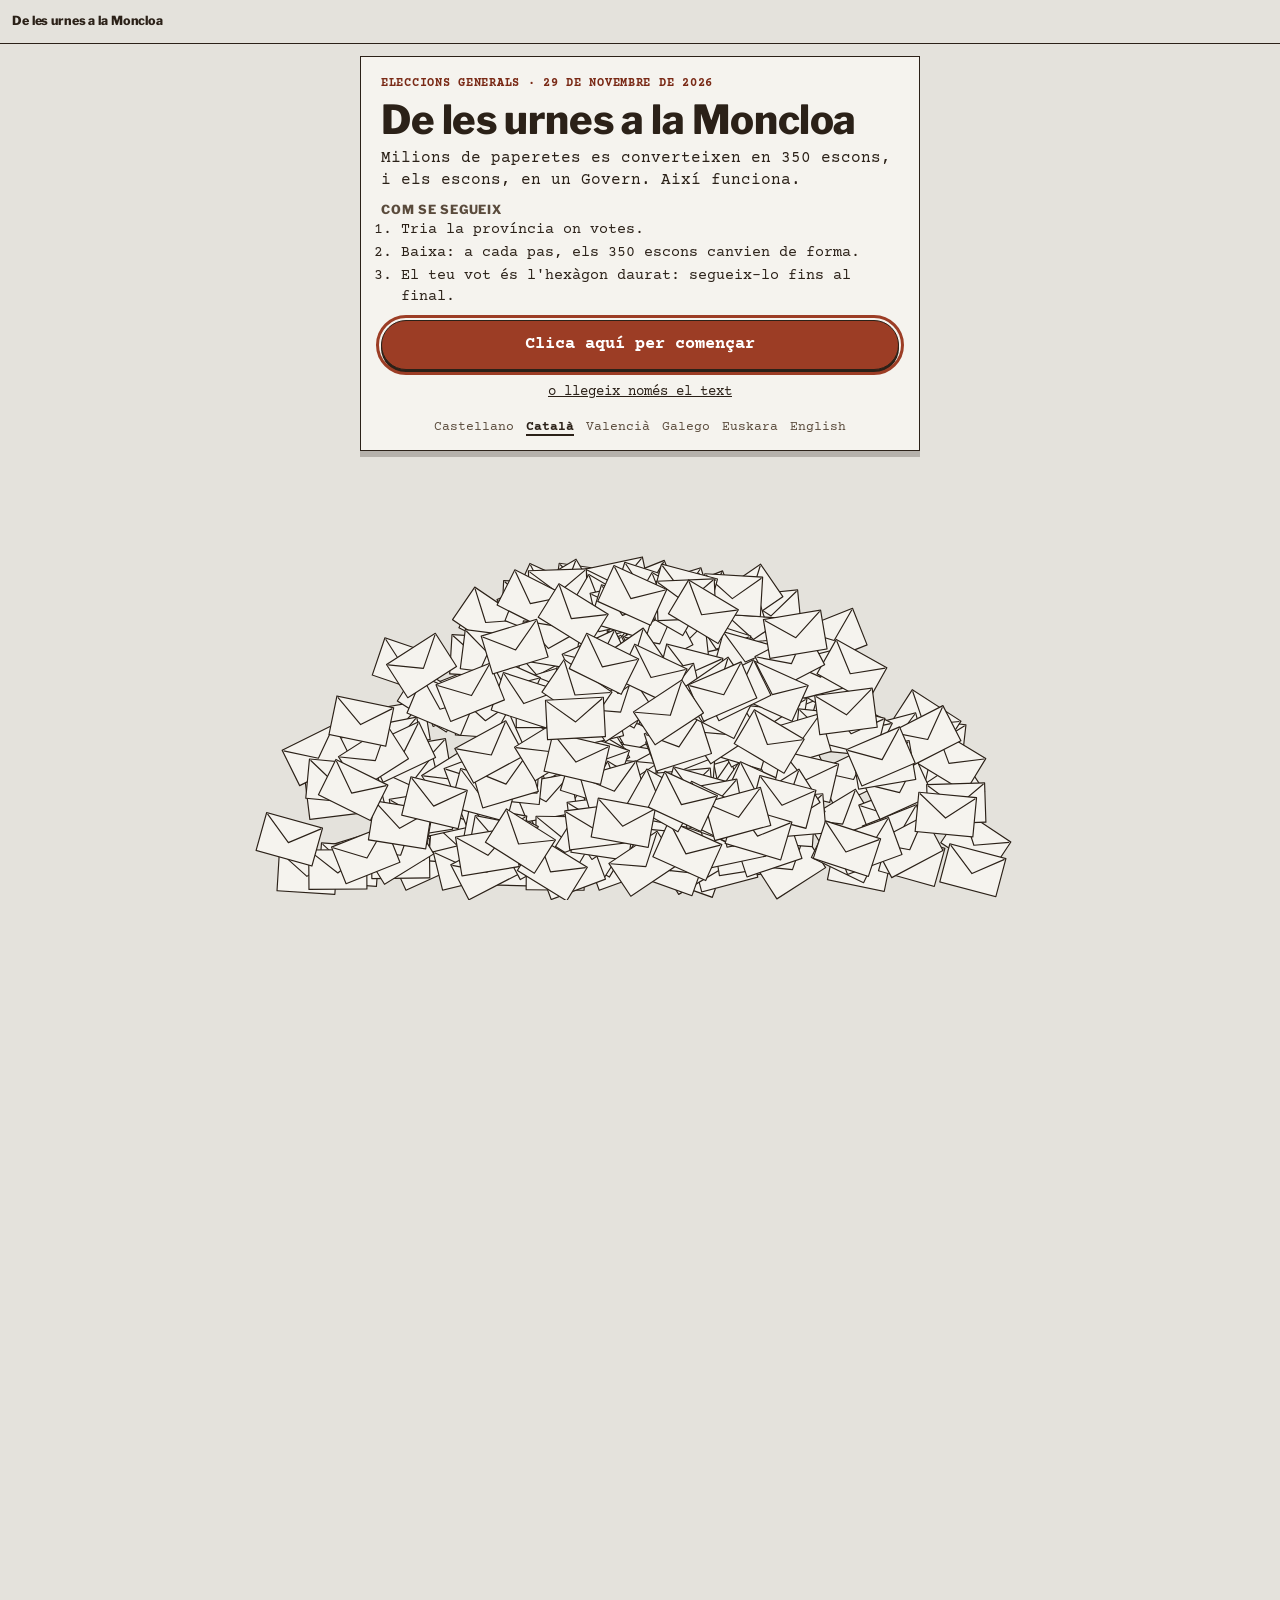
<file: ca/index.html>
<!DOCTYPE html>
<!-- Generado con herramientas/idiomas.py a partir de index.html, idiomas/ca.txt y js/idiomas/ca.js. No editar a mano. -->
<html lang="ca">
<head>
<meta charset="utf-8">
<meta name="viewport" content="width=device-width, initial-scale=1">
<title>De les urnes a la Moncloa · Com funcionen les eleccions del 29N</title>
<meta name="description" content="Què es vota el 29N i com es passa d'una papereta a un Govern, explicat amb els 350 escons del Congrés.">
<meta name="author" content="Guillermo Astiaso">
<meta name="theme-color" content="#E4E2DC">
<link rel="canonical" href="https://gastiaso.github.io/de-las-urnas-a-la-moncloa/ca/">
<link rel="alternate" hreflang="es" href="https://gastiaso.github.io/de-las-urnas-a-la-moncloa/">
<link rel="alternate" hreflang="ca" href="https://gastiaso.github.io/de-las-urnas-a-la-moncloa/ca/">
<link rel="alternate" hreflang="ca-valencia" href="https://gastiaso.github.io/de-las-urnas-a-la-moncloa/va/">
<link rel="alternate" hreflang="gl" href="https://gastiaso.github.io/de-las-urnas-a-la-moncloa/gl/">
<link rel="alternate" hreflang="eu" href="https://gastiaso.github.io/de-las-urnas-a-la-moncloa/eu/">
<link rel="alternate" hreflang="en" href="https://gastiaso.github.io/de-las-urnas-a-la-moncloa/en/">
<link rel="alternate" hreflang="x-default" href="https://gastiaso.github.io/de-las-urnas-a-la-moncloa/">
<link rel="icon" href="../img/favicon.svg" type="image/svg+xml">
<link rel="apple-touch-icon" href="../img/icono-180.png">
<meta property="og:type" content="website">
<meta property="og:locale" content="ca_ES">
<meta property="og:site_name" content="De les urnes a la Moncloa">
<meta property="og:title" content="De les urnes a la Moncloa">
<meta property="og:description" content="Què es vota el 29N i com es passa d'una papereta a un Govern, explicat amb els 350 escons del Congrés.">
<meta property="og:url" content="https://gastiaso.github.io/de-las-urnas-a-la-moncloa/ca/">
<meta property="og:image" content="https://gastiaso.github.io/de-las-urnas-a-la-moncloa/img/compartir.jpg">
<meta property="og:image:width" content="1200">
<meta property="og:image:height" content="630">
<meta property="og:image:alt" content="Els 350 escons del Congrés dibuixats com a hexàgons sobre el mapa d'Espanya, amb el títol «De las urnas a la Moncloa».">
<meta name="twitter:card" content="summary_large_image">
<link rel="preload" href="../fuentes/courier-prime-latin-400-normal.woff2" as="font" type="font/woff2" crossorigin>
<link rel="preload" href="../fuentes/libre-franklin-latin-800-normal.woff2" as="font" type="font/woff2" crossorigin>
<link rel="stylesheet" href="../css/estilo.css">
<noscript><style>
/* sin JavaScript: todo el texto seguido, sin escenario ni juegos */
.bar button,#sliders,#apostar,#resto,.calc,#sen,.selProv,label.sel,.solo-js,#repetirReparto{display:none}
.tip{display:block;position:static;grid-column:1/-1;margin:0 0 8px 122px;background:transparent;color:var(--ink);padding:0}
main{width:auto;max-width:680px;margin:0 auto;padding:56px 10px 24px}.paso{min-height:0;margin-bottom:12px}.pie{width:auto}
</style></noscript>
</head>
<body>
<a class="saltar" href="#salida" id="saltar">Llegeix només el text, sense animació</a>
<header class="bar">
<b>De les urnes a la Moncloa</b>
<button type="button" id="donde" aria-expanded="false" aria-controls="indice">Sortida ▾</button>
</header>
<nav id="indice" hidden aria-label="Ves a un pas"></nav>
<p id="anuncio" class="vh" role="status" aria-live="polite"></p>
<main>

<section class="paso corta" data-k="0" id="salida">
<div class="portada">
<h1>De les urnes a la Moncloa</h1>
<p>Què votes el 29N i com es passa de la teva papereta a un Govern, amb els 350 escons del Congrés.</p>
<p class="nota solo-js">Baixa per començar ↓</p>
<noscript><p class="nota">Aquest navegador no executa JavaScript: només es mostra el text, sense l'escena ni els jocs.</p></noscript>
<p class="prueba" id="avisoPrueba" hidden></p>
<nav class="idiomas" aria-label="Idioma" translate="no">
<a href="../" lang="es" hreflang="es">Castellano</a>
<a href="../ca/" lang="ca" hreflang="ca" aria-current="page">Català</a>
<a href="../va/" lang="ca-valencia" hreflang="ca-valencia">Valencià</a>
<a href="../gl/" lang="gl" hreflang="gl">Galego</a>
<a href="../eu/" lang="eu" hreflang="eu">Euskara</a>
<a href="../en/" lang="en" hreflang="en">English</a>
</nav>
</div>
</section>

<section class="paso" data-k="1">
<article class="tarjeta" aria-labelledby="tit1">
<div class="cuerpo">
<h2 id="tit1">1 · Què es vota</h2>
<p>El 29N no esculls president: esculls els 350 diputats del Congrés, que són els qui l'escullen. Els seus seients, els <button type="button" class="glos" data-g="escano">escons</button>, es reparteixen per <button type="button" class="glos" data-g="circ">circumscripcions</button>: a la pràctica, per províncies.</p>
<p class="nota solo-js">Toca les paraules subratllades per veure què volen dir.</p>
<label class="sel" for="prov">Tria la teva província</label>
<select id="prov" class="selProv"></select>
<p id="provTxt" aria-live="polite"></p>
<p class="nota solo-js">Al mapa, cada hexàgon és un escó: les províncies creixen o s'encongeixen segons els escons que reparteixen, dins de la silueta d'Espanya. Les Canàries, a baix a l'esquerra.</p>
<h3>Saber-ne més</h3>
<details><summary>Per què algunes províncies tenen més escons</summary>
<p>Cada província té d'entrada dos escons; Ceuta i Melilla, un cadascuna. Són 102. Els altres 248 es reparteixen segons la població.</p>
<p>El compte es fa així: es divideix la població de totes les províncies per 248 i en surt una quota. Cada província rep tants escons com vegades cap aquesta quota en la seva població. Els que sobren van a les províncies que s'han quedat més a prop d'aconseguir-ne un més.</p>
<p>Per al 29N s'ha fet servir el padró a 1 de gener de 2025, i la quota és d'uns 197.000 habitants. Madrid en suma 36 als seus dos de sortida i n'escull 38; Sòria no arriba a la quota i es queda amb els seus dos.</p>
<p class="nota">Fonts: LOREG (la llei electoral), art. 162; Reial decret 806/2026, annex; Reial decret 1117/2025, annex. La xifra de 102 és la suma de 50 províncies per dos, més Ceuta i Melilla. La quota (197.355) és un càlcul propi, i amb ella surt exactament el repartiment del decret.</p>
</details>
<details><summary>Qui pot votar</summary>
<p>Poden votar els espanyols majors d'edat que estiguin inscrits al <button type="button" class="glos" data-g="censo">cens electoral</button>. La llei només treu el dret de vot a qui sigui condemnat en ferm a perdre'l, i el Codi Penal vigent ja no preveu aquesta pena.</p>
<p>Es vota en persona, a la mesa que et toca, i una sola vegada. Per identificar-te serveix el DNI, el passaport o el carnet de conduir amb foto. El 29N també serveix el DNI al mòbil (aplicació MiDNI); el carnet de conduir de l'aplicació miDGT, no.</p>
<p class="nota">Fonts: LOREG, arts. 2, 3, 4 i 85; Codi Penal, art. 39; Junta Electoral Central, Acord 334/2026.</p>
</details>
<details><summary>Per què el 29 de novembre</summary>
<p>El president del Govern va avançar les eleccions: el decret que va dissoldre les Corts va sortir al BOE, el butlletí oficial de l'Estat, el 6 d'octubre. La llei fixa la votació 54 dies després de la convocatòria, i això cau en diumenge 29 de novembre.</p>
<p>Si un dia calgués repetir les eleccions, el termini seria més curt: 47 dies.</p>
<p class="nota">Fonts: Constitució, art. 115; LOREG, art. 42.1 i disposició addicional setena; Reial decret 806/2026, arts. 1 i 2, publicat al BOE del 6 d'octubre de 2026. El 29 de novembre és el càlcul del dia 54.</p>
</details>
<details><summary>Com és anar a votar</summary>
<p>Els col·legis obren de 9:00 a 20:00, sense interrupció. Votes dues vegades: una papereta blanca per al Congrés i una altra de color sèpia per al Senat, cadascuna al seu sobre.</p>
<p>Pots fer servir la cabina, però no és obligatori. A la mesa dius el teu nom i t'identifiques; el president el repeteix en veu alta, diu «vota» i tu fiques el sobre a l'urna.</p>
<p>El vot és secret: ningú et pot obligar a dir què has votat. Si no pots llegir o manejar les paperetes, et pot ajudar una persona de la teva confiança.</p>
<p class="nota">Fonts: LOREG, arts. 5, 84, 86 i 87; Reial decret 605/1999, art. 4.</p>
</details>
<details><summary>Qui hi ha a la mesa</summary>
<p>La <button type="button" class="glos" data-g="mesael">mesa electoral</button> són tres persones: un president i dos vocals. Surten per sorteig entre els votants d'aquesta mesa que saben llegir i escriure i tenen menys de setanta anys. És obligatori.</p>
<p>Quan tanca el col·legi, ells obren l'urna i compten els vots en públic, d'un en un i en veu alta.</p>
<p class="nota">Fonts: LOREG, arts. 25, 26, 27 i 95.</p>
</details>
<details><summary>Qui vigila les eleccions</summary>
<p>Les <button type="button" class="glos" data-g="junta">juntes electorals</button>. Vetllen perquè el procés sigui net i igual per a tothom, resolen queixes i recursos, vigilen les enquestes i fan el recompte oficial.</p>
<p>Hi ha una Junta Electoral Central, a Madrid, una a cada província i d'altres de zona. La Central la formen vuit magistrats del Tribunal Suprem, escollits per sorteig, i cinc catedràtics de Dret, Ciència Política o Sociologia proposats pels partits amb diputats. A les provincials i a les de zona també són majoria els jutges.</p>
<p class="nota">Fonts: LOREG, arts. 8, 9, 10, 11, 19, 69 i 103.</p>
</details>
<details><summary>Què són les Corts i per a què serveixen</summary>
<p>Les <button type="button" class="glos" data-g="cortes">Corts Generals</button> són el Congrés i el Senat junts. Fan les lleis, aproven els pressupostos i controlen el Govern. S'escullen per a quatre anys.</p>
<p>De les dues cambres, el Congrés és la que escull el president del Govern i la que pot aixecar els <button type="button" class="glos" data-g="veto">vets</button> del Senat.</p>
<p class="nota">Fonts: Constitució, arts. 66, 68.4, 69.6, 90 i 99.</p>
</details>
<details><summary>Com són les llistes</summary>
<p>Al Congrés votes una <button type="button" class="glos" data-g="lista">llista</button> sencera d'un partit, amb tants noms com escons reparteix la teva província. No pots ratllar ningú ni canviar l'ordre: el vot seria nul.</p>
<p>Les llistes alternen dones i homes. S'hi pot presentar qualsevol espanyol major d'edat amb dret de vot, tret d'alguns càrrecs, com ara jutges, militars o policies en actiu.</p>
<p class="nota">Fonts: LOREG, arts. 6, 44 bis, 46 i 96.</p>
</details>
</div>
</article>
</section>

<section class="paso" data-k="2">
<article class="tarjeta" aria-labelledby="tit2">
<div class="cuerpo">
<h2 id="tit2">2 · Del vot a l'escó</h2>
<p id="betIntro"></p>
<div id="sliders"></div>
<p id="resto" style="font-weight:700;margin-top:6px"></p>
<p id="betErr" class="err" role="alert" hidden>Reparteix tots els escons abans d'apostar.</p>
<button type="button" class="pill" id="apostar">Aposta</button>
<div id="betRes" hidden>
<p class="res" id="betHit"></p>
<p style="font-size:14px">El partit E no arriba a la <button type="button" class="glos" data-g="barrera">barrera</button> del 3 % i queda fora. Sense ella tampoc hauria tret escó, ni a Madrid: als petits els frena que hi hagi pocs escons.</p>
<button type="button" class="pill sec" id="reapostar">Torna a apostar</button>
</div>
<h3>Saber-ne més</h3>
<details><summary>Com es fa el repartiment</summary>
<p>Es divideixen els vots de cada partit per 1, 2, 3 i així successivament. Els escons van, d'un en un, als resultats més alts de tota la taula. És la <button type="button" class="glos" data-g="dhondt">regla D'Hondt</button>.</p>
<p>Aquesta és la taula de la teva província amb els partits de l'exemple. En color teula, les divisions que s'enduen escó, numerades en l'ordre en què l'aconsegueixen:</p>
<div class="tabla" id="cocientes"></div>
<p id="pasoReparto" class="paso-reparto"></p>
<button type="button" class="pill sec" id="repetirReparto">Mira el repartiment escó a escó</button>
<p>La mateixa llei posa un exemple: amb 480.000 vots repartits entre sis partits i 8 escons, el partit més votat se n'enduu quatre, el segon dos, i el tercer i el quart, un cadascun.</p>
<p class="nota">Font: LOREG, art. 163. A la taula, els percentatges inventats fan de vots.</p>
</details>
<details><summary>Des de quan es fa servir</summary>
<p>La regla D'Hondt es fa servir des del 1977. La va fixar el reial decret llei de normes electorals del març d'aquell any, que va regular les primeres eleccions després de la Llei per a la reforma política (la que va obrir pas a les primeres eleccions democràtiques), ja amb 350 diputats. Ja en deia «regla d'Hondt», ja posava la barrera en el 3 % i ja portava el mateix exemple de 480.000 vots que porta avui la llei.</p>
<p>Aquell decret la presentava com un fre perquè el Congrés no quedés massa fragmentat. I el repartiment d'aleshores era un altre: Madrid escollia 32 diputats, Barcelona 33 i Sòria 3.</p>
<p>La regla porta el nom de Victor D'Hondt (1841-1901), professor de dret civil a la Universitat de Gant. La va proposar en un llibre del 1882. Bèlgica la va adoptar el 1899 i la va estrenar a les eleccions del 1900.</p>
<p>En un fullet del 1878 havia defensat un altre sistema. Ell mateix explica que va canviar d'idea per les crítiques d'un advocat de Gant.</p>
<p class="nota">Fonts: Reial decret llei 20/1977, de 18 de març, sobre normes electorals: preàmbul i arts. 19 i 20; V. D'Hondt, <i>Système pratique et raisonné de représentation proportionnelle</i> (1882); G. Beatse, a <i>Liber memorialis</i> de la Universitat de Gant, vol. I (1913), pp. 428-429; F. Dhondt, <i>Seqüência</i>, núm. 86 (2020).</p>
</details>
<details><summary>La barrera del 3 %</summary>
<p>Abans de repartir s'aparten els partits que no arriben al 3 % dels <button type="button" class="glos" data-g="validos">vots vàlids</button> de la província. Els seus vots no es passen a ningú: senzillament no entren a la taula.</p>
<p>La barrera es mesura província a província, no a tot Espanya. A la pràctica només pot ser decisiva on es reparteixen molts escons, com Madrid o Barcelona: a la resta de províncies, per treure'n un cal força més del 3 %.</p>
<p class="nota">Font: LOREG, art. 163. On pot ser decisiva la barrera és un càlcul propi a partir de la regla.</p>
</details>
<details><summary>Blanc, nul i abstenció</summary>
<p>El <button type="button" class="glos" data-g="blanco">vot en blanc</button> és un sobre buit. És vàlid: no va a cap partit, però compta en el total i per això apuja una mica el llistó del 3 %.</p>
<p>El <button type="button" class="glos" data-g="nulo">vot nul</button> no compta per al repartiment. És nul, per exemple, el vot amb una papereta ratllada o amb afegits, o en un sobre que no és l'oficial. Si hi poses dues paperetes del mateix partit, val com un sol vot.</p>
<p>Qui no va a votar s'absté: no entra en cap compte.</p>
<p class="nota">Fonts: LOREG, arts. 96 i 108.</p>
</details>
<details><summary>Què passa si hi ha empat</summary>
<p>Si dos partits empaten en una divisió, l'escó és per al que té més vots en total. Si també empaten en això, se sorteja.</p>
<p class="nota">Font: LOREG, art. 163.</p>
</details>
<details><summary>Qui ocupa cada escó</summary>
<p>Els escons d'un partit són per als primers de la seva llista, per ordre. Si un diputat renuncia o mor, entra el següent de la mateixa llista o un <button type="button" class="glos" data-g="suplente">suplent</button>. No cal tornar a votar.</p>
<p class="nota">Fonts: LOREG, arts. 163 i 164.</p>
</details>
<details><summary>Ceuta i Melilla</summary>
<p>Cadascuna escull un sol diputat, de manera que no hi ha res a repartir: guanya qui treu més vots.</p>
<p class="nota">Font: LOREG, art. 163.2.</p>
</details>
<details><summary>L'últim escó</summary>
<p>L'últim escó de cada província sol ser el més disputat. Se l'enduu el partit amb la següent divisió més alta, i de vegades un altre es queda molt a prop.</p>
<p>Quan hi hagi resultats, al pas 10 veuràs per quants vots es va decidir a la teva província.</p>
<p class="nota">Explicació pròpia a partir de la regla de l'art. 163 de la LOREG.</p>
</details>
</div>
</article>
</section>

<section class="paso" data-k="3">
<article class="tarjeta" aria-labelledby="tit3">
<div class="cuerpo">
<h2 id="tit3">3 · On votes</h2>
<p id="hab" aria-live="polite"></p>
<p>Els mateixos percentatges no donen el mateix a tot arreu. Com menys escons reparteix una província, menys partits hi entren.</p>
<ul class="lista" id="comp"></ul>
<h3>Saber-ne més</h3>
<details><summary>Quants habitants hi ha darrere de cada escó</summary>
<p>Els escons es reparteixen per població, però amb un mínim de dos per província. Per això cada diputat d'una província petita representa molts menys habitants.</p>
<p>Per al 29N, a Sòria hi ha un escó per cada 45.117 habitants; a Madrid, un per cada 187.817: quatre vegades més.</p>
<p>Això no vol dir que el vot valgui més a Sòria. Allà només es reparteixen dos escons, i els vots a qui no quedi entre els dos primers no escullen ningú. A Madrid, amb 38, gairebé tots els vots van a partits que treuen algun escó.</p>
<p>El compte és d'habitants, no de votants: inclou menors i estrangers, que no voten en aquestes eleccions.</p>
<ol class="barras" id="barrasHab" aria-label="Habitants per escó a cada circumscripció, de menys a més"></ol>
<p class="nota">Fonts: Reial decret 1117/2025, annex (padró a 1 de gener de 2025); Reial decret 806/2026, annex; LOREG, arts. 2 i 162. Habitants per escó: càlcul propi, població dividida per escons.</p>
</details>
<details><summary>Per què passa</summary>
<p>Amb dos escons hi entren, com a molt, els dos partits més votats. Amb 38, fins i tot un partit amb el 9 % n'aconsegueix uns quants. La regla és la mateixa; canvia la mida de la província.</p>
<p>A l'exemple, amb dos escons no n'hi ha prou ni amb un 17 %. A les províncies petites, el llistó de debò és molt per sobre del 3 %.</p>
<p class="nota">Exemple propi: els mateixos cinc partits inventats i els mateixos percentatges a les dues províncies.</p>
</details>
<details><summary>Què diu la Constitució i què diu la llei</summary>
<p>La Constitució fixa tres coses: que el Congrés tingui entre 300 i 400 diputats, que cada província sigui una circumscripció amb un mínim d'escons i que el repartiment sigui proporcional.</p>
<p>La resta la decideix la llei electoral: que siguin 350, que cada província en tingui dos d'entrada, la regla D'Hondt i la barrera del 3 %.</p>
<p>Canviar la llei electoral exigeix <button type="button" class="glos" data-g="absoluta">majoria absoluta</button> del Congrés, perquè és una <button type="button" class="glos" data-g="organica">llei orgànica</button>. Canviar la Constitució exigeix força més.</p>
<p class="nota">Fonts: Constitució, arts. 68 i 81; LOREG, arts. 162 i 163.</p>
</details>
<details><summary>Quantes províncies hi ha de cada mida</summary>
<p id="tamanos"></p>
<p class="nota">Càlcul propi a partir de l'annex del Reial decret 806/2026.</p>
</details>
</div>
</article>
</section>

<section class="paso" data-k="4">
<article class="tarjeta" aria-labelledby="tit4">
<div class="cuerpo">
<h2 id="tit4">4 · El Senat</h2>
<p>Al Senat es vota diferent: marques persones, no llistes. En una província pots marcar fins a tres noms i surten escollides les quatre persones més votades.</p>
<fieldset id="sen"><legend class="nota">Prova de marcar (noms inventats)</legend></fieldset>
<p id="senTxt" style="font-weight:700"></p>
<p>El Senat no escull el president ni el fa caure. Sense ell no es reforma la Constitució, i escull una part del Tribunal Constitucional i del Consell General del Poder Judicial.</p>
<h3>Saber-ne més</h3>
<details><summary>La clau de la reforma constitucional</summary>
<p>Per reformar la Constitució calen tres cinquens del Congrés i tres cinquens del Senat. Si el Senat no arriba a tres cinquens, queda una altra via: que ho aprovi per majoria absoluta i que el Congrés ho aprovi per dos terços. Sense la majoria absoluta del Senat, la reforma no tira endavant.</p>
<p>Les reformes més profundes, les que toquen el títol preliminar (els principis de partida, com la sobirania o la unitat), els drets fonamentals o la Corona, exigeixen dos terços de cada cambra, dissoldre les Corts, que les noves ratifiquin la decisió i aprovin el text per dos terços, i un referèndum.</p>
<p>A la pràctica, qui tingui la meitat del Senat o més pot bloquejar qualsevol reforma, i qui en tingui més d'un terç, les més profundes. A més, en la resta de reformes, una desena part dels senadors o dels diputats pot exigir un referèndum.</p>
<p>Aquests comptes es fan sobre tots els senadors, inclosos els que designen els parlaments autonòmics, no només sobre els 209 que es voten.</p>
<p class="nota">Fonts: Constitució, arts. 167 i 168. Les xifres de bloqueig són un càlcul propi a partir d'aquestes majories.</p>
</details>
<details><summary>Nomenaments que passen pel Senat</summary>
<p>El Senat proposa quatre dels dotze magistrats del Tribunal Constitucional i escull deu dels vint vocals del Consell General del Poder Judicial, l'òrgan que governa els jutges; els altres deu, el Congrés. En tots dos casos calen tres cinquens dels senadors.</p>
<p>Això vol dir que qui tingui més de dos cinquens del Senat pot impedir aquests nomenaments.</p>
<p class="nota">Fonts: Constitució, arts. 122.3 i 159.1; Llei orgànica del poder judicial, art. 567.2. El bloqueig és un càlcul propi a partir de la majoria de tres cinquens.</p>
</details>
<details><summary>Illes, Ceuta i Melilla</summary>
<p>Gran Canària, Mallorca i Tenerife escullen tres senadors i s'hi marquen dos noms. Ceuta i Melilla n'escullen dos i se'n marquen dos. A la resta d'illes se n'escull un i se'n marca un.</p>
<p>Eivissa i Formentera escullen per separat després de la reforma constitucional del maig de 2026.</p>
<p>En total s'escullen així 209 senadors.</p>
<p class="nota">Fonts: Reial decret 806/2026, art. 3; LOREG, arts. 165 i 166; Constitució, art. 69. El total de 209 és una suma pròpia a partir del decret.</p>
</details>
<details><summary>Com és la papereta</summary>
<p>És una sola papereta, de color sèpia, amb totes les candidatures: cada partit amb els seus candidats a sota i un requadre davant de cada nom. Marques amb una creu qui triïs, com a molt tres, i poden ser de partits diferents: la llei només limita quants.</p>
<p>Si en marques més dels permesos, el vot és nul. Si no marques ningú, és un vot en blanc.</p>
<p class="nota">Fonts: Reial decret 605/1999, art. 4 i annex 3; LOREG, arts. 96, 166 i 172.3.</p>
</details>
<details><summary>Per a què serveix el Senat</summary>
<p>La Constitució el defineix com la cambra de representació territorial. Revisa les lleis que li arriben del Congrés: té dos mesos per canviar-les o per vetar-les. El Congrés pot aixecar aquest <button type="button" class="glos" data-g="veto">vet</button>.</p>
<p>Hi ha una cosa que només pot autoritzar el Senat, per majoria absoluta: que el Govern obligui una comunitat autònoma a complir la llei. És l'article 155.</p>
<p>També pot proposar lleis, crear comissions d'investigació i, amb 50 senadors, impugnar una llei davant del Tribunal Constitucional.</p>
<p class="nota">Fonts: Constitució, arts. 69, 76, 87.1, 90, 155 i 162.1.</p>
</details>
<details><summary>El que el Senat no pot fer</summary>
<p>No vota la <button type="button" class="glos" data-g="investidura">investidura</button> ni la <button type="button" class="glos" data-g="censura">moció de censura</button>: això és només cosa del Congrés. Tampoc decideix sobre els <button type="button" class="glos" data-g="decretoley">decrets llei</button> del Govern ni sobre els estats d'alarma, excepció i setge.</p>
<p>Pot demanar explicacions al Govern cada setmana, però no fer-lo caure.</p>
<p class="nota">Fonts: Constitució, arts. 86, 99, 111, 113 i 116.</p>
</details>
<details><summary>Si el Senat té una altra majoria</summary>
<p>Si al Senat hi mana una majoria diferent de la del Congrés, pot endarrerir les lleis dos mesos i obligar el Congrés a votar-les una altra vegada. I pot bloquejar les reformes constitucionals i els nomenaments que exigeixen tres cinquens.</p>
<p>El que no pot fer és aturar una llei per sempre: el Congrés té l'última paraula.</p>
<p class="nota">Explicació pròpia a partir dels arts. 90, 122.3, 159.1, 167 i 168 de la Constitució.</p>
</details>
<details><summary>Els senadors que no es voten</summary>
<p>A més dels escollits a les urnes, cada parlament autonòmic designa un senador, més un altre per cada milió d'habitants de la seva comunitat. Són els <button type="button" class="glos" data-g="designacion">senadors per designació</button>.</p>
<p>En la legislatura del 2023 al 2026 en van ser 58, que es van sumar als 208 escollits aquell any: 266 en total. El nombre es torna a calcular a cada elecció general, amb la població oficial d'aquell moment.</p>
<p>No s'escullen el 29N, però compten igual que els altres: les majories del Senat es calculen sobre tots els senadors, no només sobre els 209 que surten de les urnes.</p>
<p>Després de les eleccions, cada parlament autonòmic confirma els seus o els torna a designar, segons les seves pròpies normes.</p>
<p>Si un senador escollit a les urnes deixa l'escó, l'ocupa el seu suplent.</p>
<p class="nota">Fonts: Constitució, art. 69.5; LOREG, arts. 165.4 i 166.2; Reglament del Senat, art. 1.2, i normes de designació de cada comunitat; Senat, quadre d'evolució del nombre de senadors designats (revisat el 12 de març de 2024) i composició del Senat (revisada el 20 de maig de 2026).</p>
</details>
</div>
</article>
</section>

<section class="paso" data-k="5">
<article class="tarjeta" aria-labelledby="tit5">
<div class="cuerpo">
<h2 id="tit5">5 · Les majories</h2>
<p>Per escollir president a la primera cal la <button type="button" class="glos" data-g="absoluta">majoria absoluta</button>: 176 sís de 350. Si no surt, 48 hores després n'hi ha prou amb la <button type="button" class="glos" data-g="simple">majoria simple</button>: més sís que nos.</p>
<p class="nota">En color teula, a l'<button type="button" class="glos" data-g="hemiciclo">hemicicle</button>, els 176 escons que calen per passar de la meitat.</p>
<h3>Saber-ne més</h3>
<details><summary>Per què l'abstenció pesa diferent</summary>
<p>A la primera votació només compten els sís: cal reunir-ne 176, i qui s'absté no ajuda.</p>
<p>A la segona es comparen sís i nos. Aquí, abstenir-se en lloc de votar «no» sí que ajuda el candidat, perquè hi ha un no menys per superar.</p>
<p class="nota">Explicació pròpia a partir de l'art. 99.3 de la Constitució.</p>
</details>
<details><summary>Altres majories</summary>
<p>La majoria absoluta (176) també cal per aprovar les lleis orgàniques i la moció de censura.</p>
<p>Tres cinquens (210): reformar la Constitució, proposar magistrats del Tribunal Constitucional i escollir vocals del Consell General del Poder Judicial.</p>
<p>Dos terços (234): les reformes constitucionals més profundes.</p>
<p class="nota">Fonts: Constitució, arts. 81, 99, 113, 159, 167 i 168; Llei orgànica del poder judicial, art. 567.2. Les xifres 210 i 234 són el càlcul sobre 350 diputats.</p>
</details>
<details><summary>El dia a dia: quòrum i majoria simple</summary>
<p>Perquè una votació valgui hi ha de ser present més de la meitat de la cambra: és el <button type="button" class="glos" data-g="quorum">quòrum</button>. Les decisions corrents s'aproven amb més vots a favor que en contra entre els presents.</p>
<p>Si hi ha empat, es vota una altra vegada. Si persisteix, es fa una pausa i es vota una tercera vegada. Si continua l'empat, la proposta es dona per rebutjada.</p>
<p class="nota">Fonts: Constitució, art. 79; Reglament del Congrés, arts. 78, 79 i 88.</p>
</details>
<details><summary>Lleis orgàniques i decrets llei</summary>
<p>Les lleis orgàniques tracten els assumptes de més pes: els drets fonamentals, els estatuts d'autonomia o les regles electorals. Necessiten majoria absoluta del Congrés.</p>
<p>El <button type="button" class="glos" data-g="decretoley">decret llei</button> és la via del Govern per a casos urgents: l'aprova ell sol i entra en vigor, però el Congrés té trenta dies per mantenir-lo o tombar-lo.</p>
<p class="nota">Fonts: Constitució, arts. 81 i 86.</p>
</details>
<details><summary>Moció de censura i qüestió de confiança</summary>
<p>La <button type="button" class="glos" data-g="censura">moció de censura</button> és la manera de canviar de president sense eleccions. La signen almenys 35 diputats, porta el nom d'un candidat i necessita majoria absoluta. Si tira endavant, aquest candidat passa a ser president.</p>
<p>La <button type="button" class="glos" data-g="confianza">qüestió de confiança</button> va al revés: la demana el mateix president. En té prou amb la majoria simple. Si la perd, dimiteix i es busca un nou president.</p>
<p class="nota">Fonts: Constitució, arts. 112, 113 i 114. Els 35 diputats són la desena part de 350.</p>
</details>
<details><summary>Els pressupostos</summary>
<p>Els prepara el Govern i els aproven les Corts. Si l'any comença sense pressupostos nous, continuen valent els de l'any anterior fins que se n'aprovin uns de nous.</p>
<p>Així, un Govern que no aconsegueix aprovar els seus pressupostos pot continuar governant amb els comptes d'un altre any.</p>
<p class="nota">Font: Constitució, art. 134.</p>
</details>
</div>
</article>
</section>

<section class="paso" data-k="6">
<article class="tarjeta" aria-labelledby="tit6">
<div class="cuerpo">
<h2 id="tit6">6 · Pactes</h2>
<p>Si cap partit no arriba tot sol a 176, cal pactar. És president qui reuneix més sís que nos, sigui o no del partit més votat.</p>
<p>Toca cada partit per canviar el seu vot a la <button type="button" class="glos" data-g="investidura">investidura</button>: no, sí o <button type="button" class="glos" data-g="abstencion">abstenció</button>. Cada combinació és la investidura d'un candidat concret: tu decideixes de qui.</p>
<p class="nota" id="calcNota"></p>
<div class="calc" id="calc6"></div>
<p class="nota">ERC: Esquerra Republicana de Catalunya · PNV: Partit Nacionalista Basc · BNG: Bloc Nacionalista Gallec · CC: Coalició Canària · UPN: Unió del Poble Navarrès.</p>
<h3>Saber-ne més</h3>
<details><summary>Com es dona suport a un candidat</summary>
<p>Un partit pot ajudar un candidat amb el seu vot: amb un sí, o abstenint-se perquè en tingui prou amb la segona votació. I pot anar més enllà: entrar al Govern amb ell (una coalició) o quedar-se'n fora i pactar el seu suport, per a tota la legislatura o llei a llei.</p>
<p>La investidura només obre la porta: després, cada llei i cada pressupost necessiten la seva pròpia majoria. El que es demana a canvi no és a cap llei: és negociació política.</p>
<p class="nota">Explicació pròpia. Les majories, a l'art. 99 de la Constitució.</p>
</details>
<details><summary>Per què es mouen partits sencers</summary>
<p>La calculadora mou partits sencers perquè els diputats voten gairebé sempre el que decideix el seu partit: és la disciplina de vot.</p>
<p>No és una obligació legal. La Constitució diu que diputats i senadors no estan subjectes a mandat imperatiu: ningú els pot obligar legalment a votar en un sentit.</p>
<p class="nota">Font: Constitució, art. 67.2. La disciplina de vot és una explicació pròpia.</p>
</details>
<details><summary>Com es vota la investidura</summary>
<p>D'un en un i en veu alta. Es crida cada diputat per ordre alfabètic del primer cognom, començant per un de triat per sorteig, i respon «sí», «no» o «abstenció». Els membres del Govern que són diputats i la <button type="button" class="glos" data-g="mesa">Mesa del Congrés</button> voten al final.</p>
<p>Abans hi ha debat: el candidat explica el seu programa sense límit de temps i cada <button type="button" class="glos" data-g="grupo">grup parlamentari</button> li respon durant mitja hora.</p>
<p class="nota">Fonts: Reglament del Congrés, arts. 85, 86 i 171.</p>
</details>
<details><summary>Si la investidura falla</summary>
<p>Si el candidat no surt escollit, el Rei pot fer noves propostes. Però el rellotge ja corre: dos mesos després de la primera votació, si no hi ha president, es dissolen les Corts i es torna a votar.</p>
<p>Ha passat dues vegades. El 2016 i el 2019 ningú va aconseguir la investidura a temps i es van repetir les eleccions.</p>
<p>En una repetició tot va més de pressa: es vota 47 dies després de la convocatòria, no 54.</p>
<p class="nota">Fonts: Constitució, art. 99; LOREG, art. 42 i disposició addicional setena (afegida per la Llei orgànica 2/2016); reials decrets 184/2016 i 551/2019.</p>
</details>
<details><summary>D'on surten aquests escons</summary>
<p>Són els escons que cada partit va treure a les últimes eleccions generals, les del 23 de juliol de 2023. No són una enquesta ni una estimació.</p>
<p>Amb ells, la investidura del novembre de 2023 va sortir a la primera: 179 sís i 171 nos. Prova de repetir-la, o busca altres combinacions.</p>
<p>Els escons del 29N seran al pas 12 quan hi hagi resultats.</p>
<p class="nota">Fonts: Junta Electoral Central, resultats de les eleccions del 23 de juliol de 2023 (BOE de l'1 de setembre de 2023; els 121 escons del PSOE inclouen els 19 del PSC); Diari de Sessions del Congrés, Ple núm. 8, de 16 de novembre de 2023.</p>
</details>
<details><summary>Per què aquí no hi ha enquestes</summary>
<p>La llei prohibeix publicar, difondre o reproduir sondejos electorals durant els cinc dies anteriors a la votació: per al 29N, del 24 al 28 de novembre. Aquesta calculadora no fa servir enquestes ni estimacions: fa servir un resultat, el de 2023.</p>
<p>Qui vigila que es compleixi és la Junta Electoral Central.</p>
<p class="nota">Font: LOREG, art. 69.7. Del 24 al 28 de novembre és el càlcul dels cinc dies.</p>
</details>
</div>
</article>
</section>

<section class="paso" data-k="7">
<article class="tarjeta" aria-labelledby="tit7">
<div class="cuerpo">
<h2 id="tit7">7 · Del 29N al Govern</h2>
<p>El termini de dos mesos per escollir president no es posa en marxa el 29N. Comença amb la primera votació d'<button type="button" class="glos" data-g="investidura">investidura</button>.</p>
<p class="nota solo-js">Toca cada data per veure què passa aquell dia.</p>
<ol class="calendario">
<li class="fase">Abans de votar</li>
<li class="hito" data-f="2026-10-06"><button type="button" class="fecha" aria-expanded="false" aria-controls="h1">dt. 6 oct.</button><span class="que">Es dissolen les Corts i es convoquen eleccions</span><span class="tip" id="h1">El Reial decret 806/2026 surt al BOE: dissol el Congrés i el Senat escollits el juliol de 2023 i fixa la votació 54 dies després, el diumenge 29 de novembre. <small>Reial decret 806/2026, arts. 1 i 2; LOREG, art. 42.1.</small></span></li>
<li class="hito" data-f="2026-11-13"><button type="button" class="fecha" aria-expanded="false" aria-controls="h2">dv. 13 nov.</button><span class="que">Comença la campanya</span><span class="tip" id="h2">Quinze dies en què els partits demanen el vot amb mítings, cartells i anuncis. Arrenca a les zero hores. <small>LOREG, art. 51; Reial decret 806/2026, art. 4.</small></span></li>
<li class="hito" data-f="2026-11-19"><button type="button" class="fecha" aria-expanded="false" aria-controls="h3">dj. 19 nov.</button><span class="que">Últim dia per demanar el vot per correu</span><span class="tip" id="h3">Es demana en una oficina de Correus, en persona i amb el DNI, o per internet amb certificat electrònic. Les paperetes arriben a casa. El vot es lliura després en una oficina de Correus, identificant-se, com a molt tard el dijous 26 de novembre a les 14:00: la Junta Electoral Central ha ampliat un dia el termini legal, que acabava el 25. <small>LOREG, arts. 72 i 73; Junta Electoral Central, Instrucció 5/2023, Acord 11/2023 i ampliació del termini per al 29N (expedient 320/518). Dates: càlcul del desè dia anterior i de l'últim abans del tercer.</small></span></li>
<li class="hito" data-f="2026-11-21" data-hasta="2026-11-26"><button type="button" class="fecha" aria-expanded="false" aria-controls="h4">21-26 nov.</button><span class="que">Vot als consolats</span><span class="tip" id="h4">Qui viu a l'estranger pot dipositar el seu vot en una urna del seu consolat o ambaixada. Si l'envia per correu, ho ha de fer com a molt tard el 24 i ha d'arribar al consolat com a molt tard el 27. <small>LOREG, art. 75. Dates: càlcul dels terminis de l'article.</small></span></li>
<li class="hito" data-f="2026-11-24" data-hasta="2026-11-28"><button type="button" class="fecha" aria-expanded="false" aria-controls="h5">24-28 nov.</button><span class="que">No es poden publicar enquestes</span><span class="tip" id="h5">La llei prohibeix publicar, difondre o reproduir sondejos electorals durant els cinc dies anteriors a la votació. <small>LOREG, art. 69.7.</small></span></li>
<li class="hito" data-f="2026-11-27"><button type="button" class="fecha" aria-expanded="false" aria-controls="h6">dv. 27 nov.</button><span class="que">S'acaba la campanya</span><span class="tip" id="h6">A mitjanit s'acaben els mítings, la propaganda i els actes de campanya. <small>LOREG, art. 51; Reial decret 806/2026, art. 4.</small></span></li>
<li class="hito" data-f="2026-11-28"><button type="button" class="fecha" aria-expanded="false" aria-controls="h7">ds. 28 nov.</button><span class="que">Jornada de reflexió</span><span class="tip" id="h7">La vigília no hi pot haver propaganda ni actes de campanya. Tampoc el dia de la votació. <small>LOREG, arts. 51.3 i 53.</small></span></li>
<li class="fase">La votació</li>
<li class="hito clave" data-f="2026-11-29"><button type="button" class="fecha" aria-expanded="false" aria-controls="h8">dg. 29 nov.</button><span class="que">Es vota, de 9:00 a 20:00</span><span class="tip" id="h8">Els col·legis no tanquen en tot el dia. En acabar, cada mesa obre l'urna i compta els vots en públic. A la nit es coneix el recompte provisional. <small>LOREG, arts. 84, 95 i 98.</small></span></li>
<li class="fase">El recompte oficial</li>
<li class="hito" data-f="2026-12-04"><button type="button" class="fecha" aria-expanded="false" aria-controls="h9">dv. 4 des.</button><span class="que">Escrutini general</span><span class="tip" id="h9">Les juntes electorals fan el recompte oficial amb les actes de les meses i hi sumen el vot arribat de l'estranger. <small>LOREG, arts. 75 i 103. Data: càlcul del cinquè dia.</small></span></li>
<li class="hito" data-f="2026-12-07"><button type="button" class="fecha" aria-expanded="false" aria-controls="h10">dl. 7 des.</button><span class="que">Com a molt tard, s'acaba l'escrutini</span><span class="tip" id="h10">Després es proclamen els elegits. Des de la proclamació hi ha tres dies per presentar recurs; els recursos els resol el Tribunal Suprem. <small>LOREG, arts. 107.2, 108 i 112. Data: càlcul del vuitè dia.</small></span></li>
<li class="fase">Les noves Corts</li>
<li class="hito clave" data-f="2026-12-23"><button type="button" class="fecha" aria-expanded="false" aria-controls="h11">dc. 23 des.</button><span class="que">Es constitueixen el Congrés i el Senat</span><span class="tip" id="h11">A les deu del matí, cada cambra en la seva sessió constitutiva. Al Congrés presideix al començament el diputat de més edat, s'escull la Mesa i els diputats juren o prometen la Constitució. <small>Reial decret 806/2026, art. 5; Constitució, art. 72.2; Reglament del Congrés, arts. 1 a 4 i 37.</small></span></li>
<li class="hito" data-f="2026-12-24" data-hasta="2026-12-31"><button type="button" class="fecha" aria-expanded="false" aria-controls="h12">finals de des.</button><span class="que">Es formen els grups parlamentaris</span><span class="tip" id="h12">En els cinc dies hàbils següents a la sessió constitutiva: el termini acaba els últims dies de desembre. Per regla general calen quinze diputats; hi ha una altra via amb cinc si se supera un mínim de vots. <small>Reglament del Congrés, arts. 23, 24 i 90 (els terminis per dies es compten en dies hàbils).</small></span></li>
<li class="hito" data-f="2027-01-01"><button type="button" class="fecha" aria-expanded="false" aria-controls="h13">dv. 1 gen. 2027</button><span class="que">Si no hi ha pressupostos nous, continuen els anteriors</span><span class="tip" id="h13">Es prorroguen automàticament fins que se n'aprovin uns altres. Un Govern en funcions no pot aprovar el projecte de pressupostos. <small>Constitució, art. 134.4; Llei 50/1997, art. 21.5.</small></span></li>
<li class="fase">La investidura</li>
<li class="hito abierta"><button type="button" class="fecha" aria-expanded="false" aria-controls="h14">sense data</button><span class="que">El Rei consulta i proposa un candidat</span><span class="tip" id="h14">Rep els representants dels partits amb escó i proposa un candidat a través de la presidència del Congrés. La Constitució no li posa termini. <small>Constitució, art. 99.1.</small></span></li>
<li class="hito abierta clave"><button type="button" class="fecha" aria-expanded="false" aria-controls="h15">dia D</button><span class="que">Debat i primera votació</span><span class="tip" id="h15">El candidat exposa el seu programa sense límit de temps i cada grup li respon. Necessita 176 sís. Aquí es posa en marxa el rellotge de dos mesos. <small>Constitució, art. 99; Reglament del Congrés, art. 171.</small></span></li>
<li class="hito abierta"><button type="button" class="fecha" aria-expanded="false" aria-controls="h16">D + 48 h</button><span class="que">Segona votació</span><span class="tip" id="h16">Si no va arribar a 176, n'hi ha prou amb més sís que nos. Si tampoc surt escollit, el Rei pot fer noves propostes. <small>Constitució, art. 99.3 i 99.4.</small></span></li>
<li class="hito abierta"><button type="button" class="fecha" aria-expanded="false" aria-controls="h17">D + 2 mesos</button><span class="que">Si no hi ha president, noves eleccions</span><span class="tip" id="h17">Es dissolen les Corts i es vota 47 dies després de la convocatòria. Ha passat el 2016 i el 2019. <small>Constitució, art. 99.5; LOREG, disposició addicional setena; reials decrets 184/2016 i 551/2019.</small></span></li>
<li class="hito abierta"><button type="button" class="fecha" aria-expanded="false" aria-controls="h18">amb president</button><span class="que">Nomenament i nou Govern</span><span class="tip" id="h18">El Rei nomena president el candidat investit i, a proposta seva, els ministres. Quan prenen possessió, s'acaba el Govern en funcions. <small>Constitució, arts. 62, 99.3, 100 i 101.</small></span></li>
</ol>
<h3>Saber-ne més</h3>
<details><summary>La campanya i la jornada de reflexió</summary>
<p>La campanya dura quinze dies: del divendres 13 al divendres 27 de novembre. És el temps en què els partits demanen el vot amb mítings, cartells i anuncis. Abans del 13 no poden posar cartells ni anuncis electorals.</p>
<p>El dissabte 28, la vigília, no hi pot haver propaganda ni actes de campanya: és el que es coneix com a jornada de reflexió. Tampoc n'hi pot haver el diumenge de la votació.</p>
<p class="nota">Fonts: LOREG, arts. 51 i 53; Reial decret 806/2026, art. 4. «Jornada de reflexió» és el nom d'ús comú; la llei parla del període en què la campanya ha acabat.</p>
</details>
<details><summary>Si aquell dia no hi pots anar</summary>
<p>Hi ha el vot per correu. Cal demanar-lo fins a deu dies abans de la votació (per al 29N, fins al 19 de novembre): en una oficina de Correus, en persona i amb el DNI, o per internet amb certificat electrònic. Després t'arriben les paperetes a casa.</p>
<p>El vot no es tira a una bústia: es lliura en una oficina de Correus, identificant-te, com a molt tard el dijous 26 de novembre a les 14:00. La llei fixa el termini en el dimecres 25, però la Junta Electoral Central l'ha ampliat un dia per a aquestes eleccions. Si no hi pots anar, el pot portar una altra persona amb una autorització signada per tu i una fotocòpia del teu DNI. No es paga segell.</p>
<p>Qui viu a l'estranger i està inscrit al cens de residents absents rep la documentació a casa sense demanar-la. Pot votar en una urna del seu consolat, del 21 al 26 de novembre, o enviar el vot per correu al consolat com a molt tard el 24; si arriba després del 27, no val. Aquests vots es compten el 4 de desembre, en el recompte oficial.</p>
<p class="nota">Fonts: LOREG, arts. 72, 73, 75 i 103; Junta Electoral Central, Instrucció 5/2023 i Acords 11/2023 i 328/2023. Les dates són el càlcul dels terminis d'aquests articles per al 29N.</p>
</details>
<details><summary>La nit electoral no és el resultat oficial</summary>
<p>La nit del 29N es coneix un recompte provisional, fet amb les actes de les meses. L'oficial, l'<button type="button" class="glos" data-g="escrutinio">escrutini general</button>, el fan les <button type="button" class="glos" data-g="junta">juntes electorals</button> el cinquè dia: el 4 de desembre. Aquell dia s'hi suma el vot arribat de l'estranger.</p>
<p>Ha d'estar acabat com a molt tard el vuitè dia: el 7 de desembre. Després es proclamen els elegits. Des d'aquell moment hi ha tres dies per presentar recurs, i els recursos els resol el Tribunal Suprem.</p>
<p class="nota">Fonts: LOREG, arts. 75, 98, 103, 107, 108 i 112. El 4 i el 7 de desembre són el càlcul del cinquè i el vuitè dia.</p>
</details>
<details><summary>Per què el 23 de desembre</summary>
<p>La Constitució dona 25 dies des de la votació per reunir el nou Congrés. El decret que va convocar les eleccions va fixar el 23 de desembre a les deu.</p>
<p class="nota">Fonts: Constitució, art. 68.6; Reial decret 806/2026, art. 5.</p>
</details>
<details><summary>El primer dia del Congrés</summary>
<p>Presideix el diputat de més edat, amb els dos més joves de secretaris. La primera cosa és escollir la <button type="button" class="glos" data-g="mesa">Mesa del Congrés</button>. Per presidir-la cal majoria absoluta; si no l'aconsegueix ningú, es decideix entre els dos més votats.</p>
<p>Després, els diputats juren o prometen acatar la Constitució i el Congrés queda constituït.</p>
<p>Per ser diputat de ple dret cal lliurar el document que l'acredita com a elegit i la declaració d'activitats, i jurar o prometre la Constitució. Qui no ho faci en tres plens es queda sense els seus drets de diputat fins que ho faci.</p>
<p>Els <button type="button" class="glos" data-g="grupo">grups parlamentaris</button> es formen en els cinc dies hàbils següents.</p>
<p class="nota">Fonts: Reglament del Congrés, arts. 1 a 4, 20, 23, 24, 37 i 90.</p>
</details>
<details><summary>Les consultes del Rei</summary>
<p>El Rei rep els representants dels partits amb escó i després proposa un candidat, a través de la presidència del Congrés. La Constitució no li posa termini.</p>
<p>Per això el calendari té un tram sense dates: fins que no hi ha una primera votació, el rellotge de dos mesos no compta.</p>
<p class="nota">Font: Constitució, arts. 62 i 99.</p>
</details>
<details><summary>Qui governa mentrestant</summary>
<p>Després de les eleccions, el Govern sortint queda <button type="button" class="glos" data-g="funciones">en funcions</button> fins que pren possessió el nou. Despatxa els assumptes ordinaris, però no pot presentar projectes de llei ni els pressupostos.</p>
<p>El seu president tampoc pot dissoldre les Corts, ni plantejar una qüestió de confiança, ni proposar un referèndum.</p>
<p class="nota">Fonts: Constitució, art. 101; Llei 50/1997, art. 21.</p>
</details>
<details><summary>I mentre no hi ha Corts</summary>
<p>Des que es van dissoldre les cambres fins que es constitueixin les noves queda de guàrdia un grup reduït de diputats i un altre de senadors: les <button type="button" class="glos" data-g="permanente">Diputacions Permanents</button>, una a cada cambra.</p>
<p>Fa el que en aquest temps no pot fer el Congrés: mantenir o tombar els <button type="button" class="glos" data-g="decretoley">decrets llei</button> del Govern i decidir sobre els estats d'alarma, excepció i setge.</p>
<p class="nota">Fonts: Constitució, arts. 78, 86 i 116.</p>
</details>
<details><summary>Quan ja hi ha president</summary>
<p>El Rei nomena el president que ha escollit el Congrés. Després nomena els ministres que el president li proposa. Quan el nou Govern pren possessió, l'anterior deixa d'estar en funcions.</p>
<p class="nota">Fonts: Constitució, arts. 62, 99, 100 i 101.</p>
</details>
</div>
</article>
</section>

<section class="paso" data-k="8">
<article class="tarjeta" aria-labelledby="tit8">
<div class="cuerpo">
<h2 id="tit8">8 · Tancament</h2>
<p class="solo-f1">Fins aquí, les regles. El dilluns 30 de novembre s'obren cinc passos més, amb els resultats i el que passi després.</p>
<p class="solo-f2">Els cinc passos que segueixen expliquen què ha passat.</p>
<details><summary>Glossari complet</summary><dl class="glosario" id="glosario"></dl></details>
<p class="fuentes" style="margin-top:8px">Fonts principals: <a href="https://www.boe.es/diario_boe/txt.php?id=BOE-A-2026-20742">Reial decret 806/2026</a>, <a href="https://www.boe.es/buscar/act.php?id=BOE-A-1978-31229">Constitució</a>, <a href="https://www.boe.es/buscar/act.php?id=BOE-A-1985-11672">LOREG (Llei orgànica del règim electoral general)</a>, <a href="https://www.boe.es/buscar/act.php?id=BOE-A-1982-5196">Reglament del Congrés</a>, <a href="https://www.boe.es/buscar/act.php?id=BOE-A-1999-8583">Reial decret 605/1999</a> i <a href="https://www.boe.es/buscar/act.php?id=BOE-A-1997-25336">Llei 50/1997</a>.</p>
<button type="button" class="pill solo-js solo-f1 compartir-sitio">Comparteix</button>
<button type="button" class="pill sec solo-f1" id="volver">Torna a la sortida</button>
<button type="button" class="pill sec" id="soloTexto">Mostra només el text</button>
</div>
</article>
</section>

<section class="capados solo-f1" aria-labelledby="titCap">
<h2 id="titCap">A partir del 30N</h2>
<article class="tarjeta capado" data-k="9">
<p class="estacion aviso"><span>S'obre el 30N</span></p>
<p class="cap-tit">9 · Què ha passat</p>
<p>El mapa amb el color de qui ha guanyat cada escó, i els vots i els escons de cada partit.</p>
</article>
<article class="tarjeta capado" data-k="10">
<p class="estacion aviso"><span>S'obre el 30N</span></p>
<p class="cap-tit">10 · A la teva província</p>
<p>Qui s'ha endut cada escó on votes, per quants vots es va decidir l'últim i què hauria canviat amb uns altres vots.</p>
</article>
<article class="tarjeta capado" data-k="11">
<p class="estacion aviso"><span>S'obre el 30N</span></p>
<p class="cap-tit">11 · Vots i escons</p>
<p>Per què el percentatge d'escons d'un partit no coincideix amb el dels seus vots.</p>
</article>
<article class="tarjeta capado" data-k="12">
<p class="estacion aviso"><span>S'obre el 30N</span></p>
<p class="cap-tit">12 · Qui governa?</p>
<p>La calculadora d'investidura, amb els escons del 29N.</p>
</article>
<article class="tarjeta capado" data-k="13">
<p class="estacion aviso"><span>S'obre el 30N</span></p>
<p class="cap-tit">13 · El que ve</p>
<p>El calendari fins a la investidura, data a data.</p>
</article>
</section>

<section class="paso f2" data-k="9">
<article class="tarjeta" aria-labelledby="tit9">
<div class="cuerpo">
<h2 id="tit9">9 · Què ha passat</h2>
<p id="r9"></p>
<div class="tabla" id="t9"></div>
<p class="nota" id="f9"></p>
<h3>Respecte al 2023</h3>
<p id="c9"></p>
<ol class="votesc comp23" id="g9" aria-hidden="true"></ol>
<p class="nota leyenda" aria-hidden="true"><i class="lv"></i> 2023 <i class="le"></i> 29N</p>
<div class="tabla vh" id="t9c"></div>
<p class="nota" id="n9"></p>
<div id="sen9" hidden>
<h3>El Senat</h3>
<p id="r9s"></p>
<p>Hi falten els <button type="button" class="glos" data-g="designacion">senadors per designació</button>, que nomenen els parlaments autonòmics després de les eleccions. Fins aleshores no hi ha un total oficial de senadors per partit.</p>
<div class="tabla" id="t9s"></div>
<p class="nota" id="f9s"></p>
</div>
<h3>Saber-ne més</h3>
<details><summary>Com es llegeix el mapa</summary>
<p>Cada hexàgon és un escó, amb el color del partit a qui correspon segons el recompte. Les províncies grans ocupen més perquè reparteixen més escons, no perquè tinguin més territori.</p>
<p class="nota">Explicació pròpia.</p>
</details>
<details><summary>Com es compara amb el 2023</summary>
<p>D'unes eleccions a unes altres, els partits canvien de nom i de socis. Cadascun es compara amb la seva candidatura del 2023. Si no en tenia, perquè no s'hi va presentar o anava dins d'una altra, surt sense xifra. Els casos dubtosos porten una nota.</p>
<p>Dues províncies reparteixen diferent que el 2023: Cadis passa de 9 escons a 8 i Madrid, de 37 a 38. El repartiment entre províncies s'ajusta a la població de cadascuna.</p>
<p>Els escons del 2023 són els definitius. Els del 29N no ho són fins a l'escrutini general, que hi suma el vot arribat de l'estranger.</p>
<p class="nota">Fonts: Junta Electoral Central, resultats de les eleccions del 23 de juliol de 2023 (<a href="https://www.boe.es/diario_boe/txt.php?id=BOE-A-2023-18907">BOE de l'1 de setembre de 2023</a>); Reial decret 806/2026, annex; LOREG, arts. 75, 103 i 162.</p>
</details>
<details><summary>Provisional i oficial</summary>
<p>El que es coneix la nit electoral és un recompte provisional. L'oficial el fan les juntes electorals cinc dies després, i és llavors quan s'hi suma el vot arribat de l'estranger.</p>
<p>Aquest vot pot moure els escons més ajustats: per això el repartiment oficial pot no coincidir amb el de la nit. El 2023 en va canviar un de Madrid, que va passar del PSOE al PP. Sense aquest vot, el PP sumava 136 escons i el PSOE, 122; un cop sumat, 137 i 121.</p>
<p>Després es proclamen els elegits. Des d'aquell moment hi ha tres dies per presentar recurs, i els recursos els resol el Tribunal Suprem.</p>
<p class="nota">Fonts: LOREG, arts. 75, 98, 103, 108 i 112. 2023: càlcul propi amb els resultats oficials del Ministeri de l'Interior.</p>
</details>
<details><summary>Què són els vots vàlids</summary>
<p>Els percentatges es calculen sobre els vots vàlids: els que van a un partit més els vots en blanc. Els nuls queden fora.</p>
<p class="nota">Fonts: LOREG, arts. 96 i 108.</p>
</details>
<details><summary>Com surten els senadors</summary>
<p>Al Senat no hi ha llistes ni regla D'Hondt: surten les persones més votades de cada província o illa, fins a cobrir els llocs que li toquen.</p>
<p>Aquí se sumen per partit. Les candidatures que només es presenten en una illa o una província surten amb el seu propi nom.</p>
<p class="nota">Fonts: LOREG, art. 166; Reial decret 806/2026, art. 3. La suma per partit és pròpia.</p>
</details>
</div>
</article>
</section>

<section class="paso f2" data-k="10">
<article class="tarjeta" aria-labelledby="tit10">
<div class="cuerpo">
<h2 id="tit10">10 · A la teva província</h2>
<label class="sel" for="prov2">La teva província</label>
<select id="prov2" class="selProv"></select>
<p id="r10"></p>
<ul class="lista" id="l10"></ul>
<p id="u10" style="font-weight:700"></p>
<p id="s10" hidden></p>
<h3>I si…?</h3>
<p>Passa vots d'un partit a un altre i mira com canvia el repartiment de la teva província. El total de vots no canvia.</p>
<div class="ysi">
<label class="sel" for="ysiDe">Treu vots a</label><select id="ysiDe"></select>
<label class="sel" for="ysiA">Dona'ls a</label><select id="ysiA"></select>
<label class="sel" for="ysiN">Quants: <output id="ysiV" for="ysiN"></output></label><input type="range" id="ysiN" min="0" value="0">
</div>
<ul class="lista" id="ysiL" aria-live="polite"></ul>
<p id="ysiT" style="font-weight:700"></p>
<h3>Saber-ne més</h3>
<details><summary>Com es calcula el que va faltar</summary>
<p>L'últim escó se l'enduu la divisió més alta que quedava a la taula. El que li va faltar al partit que es va quedar més a prop és quants vots més hauria necessitat perquè la seva divisió superés aquesta, sense que canviï res més.</p>
<p>Si aquest partit no arribava al 3 %, també es compten els vots que li faltaven per superar la barrera. I si les dues divisions empaten, l'escó és per al partit amb més vots.</p>
<p>És un càlcul sobre el paper: a la realitat, si un partit puja, d'altres baixen.</p>
<p class="nota">Càlcul propi amb la regla de l'art. 163 de la LOREG.</p>
</details>
<details><summary>Si un diputat deixa l'escó</summary>
<p>Entra el següent de la llista per la qual va sortir escollit; no es torna a votar.</p>
<p class="nota">Font: LOREG, art. 164.</p>
</details>
</div>
</article>
</section>

<section class="paso f2" data-k="11">
<article class="tarjeta" aria-labelledby="tit11">
<div class="cuerpo">
<h2 id="tit11">11 · Vots i escons</h2>
<p id="r11"></p>
<div class="tabla" id="t11"></div>
<ol class="votesc" id="g11" aria-label="Percentatge de vots i d'escons de cada partit"></ol>
<p class="nota leyenda"><i class="lv"></i> vots <i class="le"></i> escons</p>
<p id="s11" style="font-weight:700"></p>
<h3>Saber-ne més</h3>
<details><summary>Per què no coincideixen</summary>
<p>Perquè els escons no es reparteixen una vegada a tot Espanya, sinó 52 vegades: una per província. A les petites només hi entren els partits més votats, i els vots dels altres es queden sense escó.</p>
<p>A això s'afegeix, on es reparteixen molts escons, la barrera del 3 % i que la regla D'Hondt arrodoneix a favor dels partits amb més vots a cada província.</p>
<p class="nota">Explicació pròpia a partir dels arts. 162 i 163 de la LOREG.</p>
</details>
<details><summary>Què caldria canviar perquè coincidissin</summary>
<p>La província com a circumscripció, amb un mínim d'escons, és a la Constitució. Que aquest mínim siguin dos, el nombre de diputats (350), la barrera i la regla de repartiment són a la llei electoral.</p>
<p>La primera cosa exigeix reformar la Constitució. La segona, majoria absoluta del Congrés.</p>
<p class="nota">Fonts: Constitució, arts. 68 i 81; LOREG, arts. 162 i 163.</p>
</details>
</div>
</article>
</section>

<section class="paso f2" data-k="12">
<article class="tarjeta" aria-labelledby="tit12">
<div class="cuerpo">
<h2 id="tit12">12 · Qui governa?</h2>
<p>Aquests són els escons del 29N. Toca cada partit per canviar el seu vot a la investidura: no, sí o abstenció.</p>
<p class="nota" id="n12" hidden></p>
<div class="calc" id="calc12"></div>
<h3>Saber-ne més</h3>
<details><summary>Què cal mirar en una negociació</summary>
<p>Dos números. Si els sís arriben a 176, hi ha president a la primera. Si no hi arriben, el que importa és que hi hagi més sís que nos: aquí cada abstenció compta.</p>
<p class="nota">Font: Constitució, art. 99.3.</p>
</details>
<details><summary>Els diputats no estan lligats</summary>
<p>La Constitució diu que diputats i senadors no estan subjectes a mandat imperatiu: ningú els pot obligar legalment a votar en un sentit.</p>
<p class="nota">Font: Constitució, art. 67.2.</p>
</details>
</div>
</article>
</section>

<section class="paso f2" data-k="13">
<article class="tarjeta" aria-labelledby="tit13">
<div class="cuerpo">
<h2 id="tit13">13 · El que ve</h2>
<p id="r13"></p>
<ul class="lista" id="l13"></ul>
<h3>Saber-ne més</h3>
<details><summary>Si no hi ha acord</summary>
<p>Dos mesos després de la primera votació d'investidura, si no hi ha president, es dissolen les Corts i es convoquen noves eleccions. Es farien 47 dies després.</p>
<p>Ha passat dues vegades, el 2016 i el 2019.</p>
<p class="nota">Fonts: Constitució, art. 99.5; LOREG, disposició addicional setena (afegida per la Llei orgànica 2/2016); reials decrets 184/2016 i 551/2019.</p>
</details>
<details><summary>Si hi ha acord</summary>
<p>El Rei nomena el president i, a proposta seva, els ministres. El Govern en funcions s'acaba quan el nou pren possessió.</p>
<p class="nota">Fonts: Constitució, arts. 62, 99, 100 i 101.</p>
</details>
</div>
</article>
</section>

<section class="paso f2" data-k="14">
<article class="tarjeta" aria-labelledby="tit14">
<div class="cuerpo">
<h2 id="tit14">La Moncloa</h2>
<p>L'últim pas. El recorregut s'acaba quan el Congrés escull president i el nou Govern pren possessió.</p>
<button type="button" class="pill solo-js compartir-sitio">Comparteix</button>
<button type="button" class="pill sec" id="volver2">Torna a la sortida</button>
</div>
</article>
</section>

</main>
<footer class="pie">
<p><b>De les urnes a la Moncloa</b> · Guillermo Astiaso, 2026.</p>
<p>Codi amb llicència <a href="https://github.com/gastiaso/de-las-urnas-a-la-moncloa/blob/main/LICENSE">MIT</a>; textos amb llicència <a href="https://creativecommons.org/licenses/by/4.0/deed.es">CC BY 4.0</a>. Tipografies Courier Prime i Libre Franklin (llicència OFL); mapa d'hexàgons generat a partir dels límits provincials de l'IGN (CC BY 4.0).</p>
<p>Sense galetes, sense analítica i sense peticions a altres servidors. <a href="https://github.com/gastiaso/de-las-urnas-a-la-moncloa">Codi a GitHub</a>.</p>
</footer>
<script type="module">import '../js/idiomas/ca.js'; import '../js/sitio.js';</script>
</body>
</html>
</file>
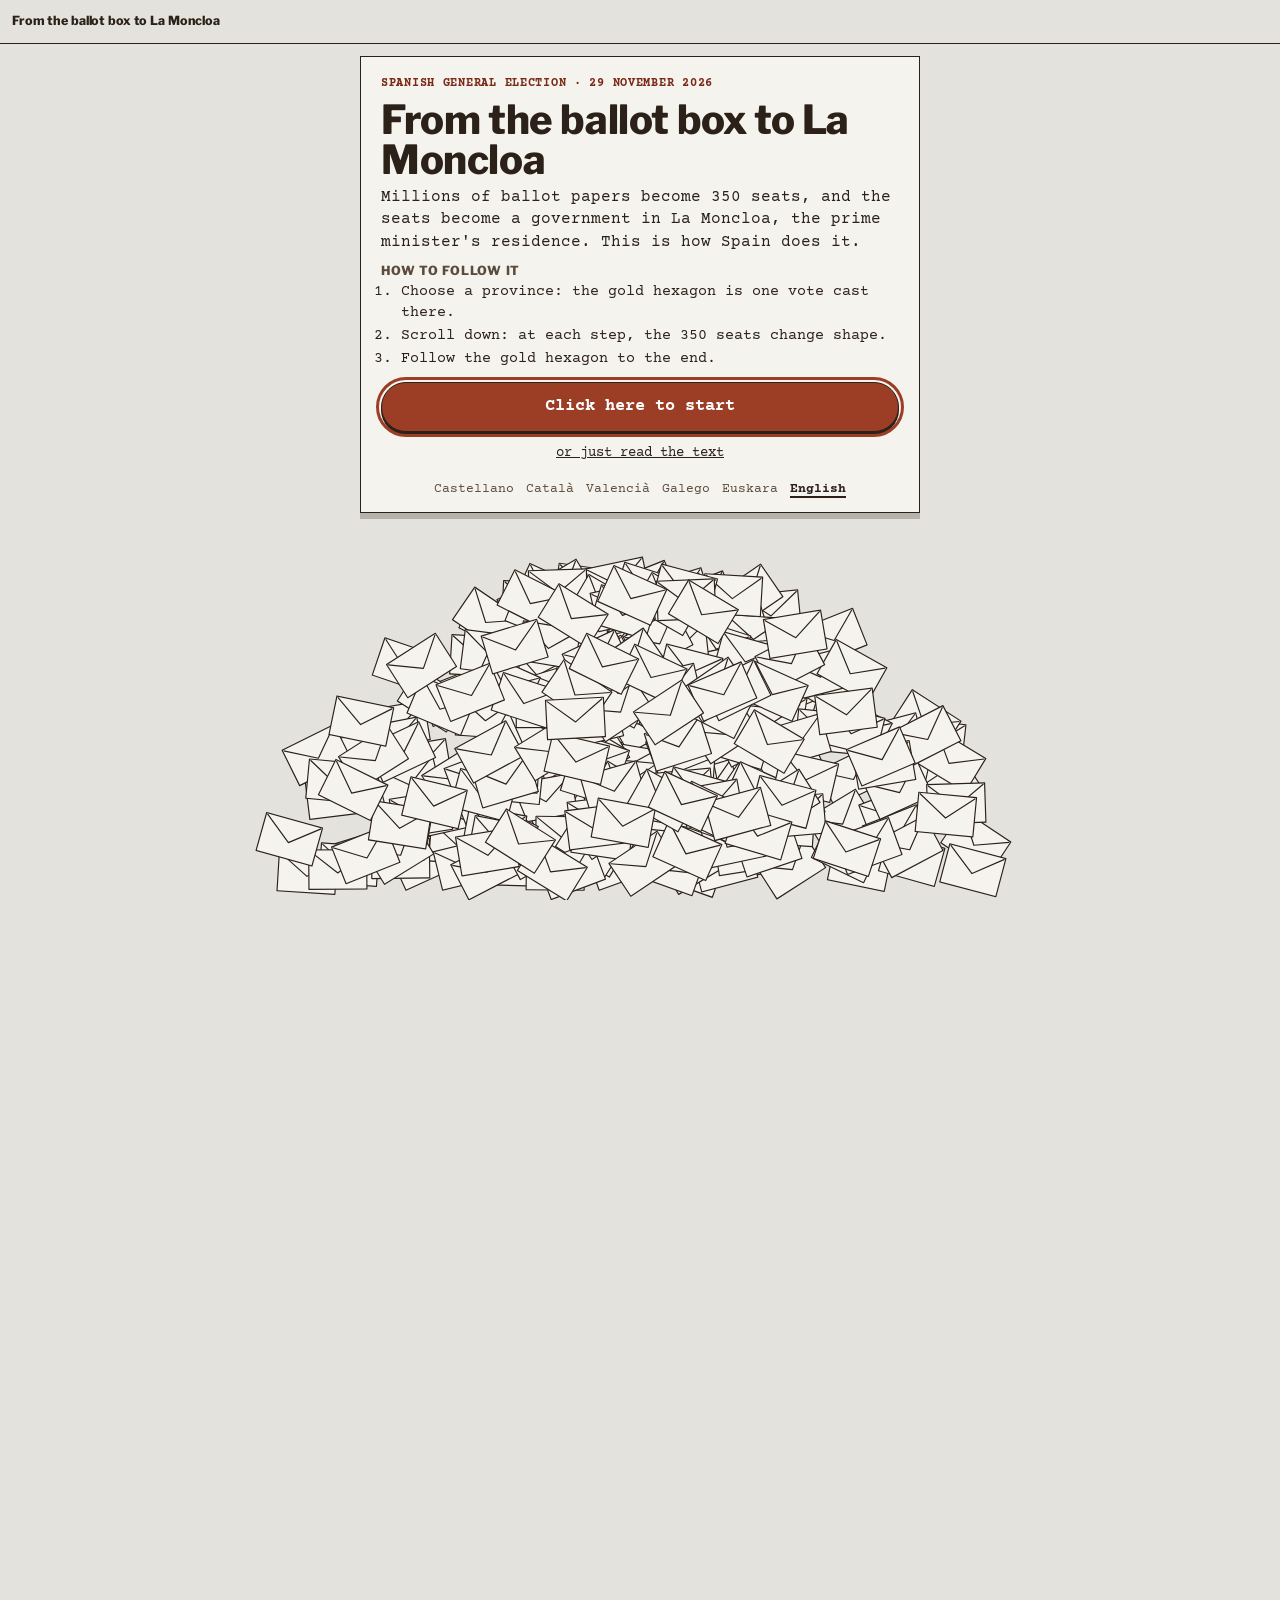
<file: en/index.html>
<!DOCTYPE html>
<!-- Generado con herramientas/idiomas.py a partir de index.html, idiomas/en.txt y js/idiomas/en.js. No editar a mano. -->
<html lang="en">
<head>
<meta charset="utf-8">
<meta name="viewport" content="width=device-width, initial-scale=1">
<title>From the ballot box to La Moncloa · How Spain's general election of 29 November works</title>
<meta name="description" content="What Spain votes on in the general election of 29 November 2026 and how a ballot paper becomes a government, explained with the 350 seats in Congress.">
<meta name="author" content="Guillermo Astiaso">
<meta name="theme-color" content="#E4E2DC">
<link rel="canonical" href="https://gastiaso.github.io/de-las-urnas-a-la-moncloa/en/">
<link rel="alternate" hreflang="es" href="https://gastiaso.github.io/de-las-urnas-a-la-moncloa/">
<link rel="alternate" hreflang="ca" href="https://gastiaso.github.io/de-las-urnas-a-la-moncloa/ca/">
<link rel="alternate" hreflang="ca-valencia" href="https://gastiaso.github.io/de-las-urnas-a-la-moncloa/va/">
<link rel="alternate" hreflang="gl" href="https://gastiaso.github.io/de-las-urnas-a-la-moncloa/gl/">
<link rel="alternate" hreflang="eu" href="https://gastiaso.github.io/de-las-urnas-a-la-moncloa/eu/">
<link rel="alternate" hreflang="en" href="https://gastiaso.github.io/de-las-urnas-a-la-moncloa/en/">
<link rel="alternate" hreflang="x-default" href="https://gastiaso.github.io/de-las-urnas-a-la-moncloa/">
<link rel="icon" href="../img/favicon.svg" type="image/svg+xml">
<link rel="apple-touch-icon" href="../img/icono-180.png">
<meta property="og:type" content="website">
<meta property="og:locale" content="en_GB">
<meta property="og:site_name" content="From the ballot box to La Moncloa">
<meta property="og:title" content="From the ballot box to La Moncloa">
<meta property="og:description" content="What Spain votes on in the general election of 29 November 2026 and how a ballot paper becomes a government, explained with the 350 seats in Congress.">
<meta property="og:url" content="https://gastiaso.github.io/de-las-urnas-a-la-moncloa/en/">
<meta property="og:image" content="https://gastiaso.github.io/de-las-urnas-a-la-moncloa/img/compartir.jpg">
<meta property="og:image:width" content="1200">
<meta property="og:image:height" content="630">
<meta property="og:image:alt" content="The 350 seats in Spain's Congress drawn as hexagons on a map of Spain, under the Spanish title “De las urnas a la Moncloa”.">
<meta name="twitter:card" content="summary_large_image">
<link rel="preload" href="../fuentes/courier-prime-latin-400-normal.woff2" as="font" type="font/woff2" crossorigin>
<link rel="preload" href="../fuentes/libre-franklin-latin-800-normal.woff2" as="font" type="font/woff2" crossorigin>
<link rel="stylesheet" href="../css/estilo.css">
<noscript><style>
/* sin JavaScript: todo el texto seguido, sin escenario ni juegos */
.bar button,#sliders,#apostar,#resto,.calc,#sen,.selProv,label.sel,.solo-js,#repetirReparto{display:none}
.tip{display:block;position:static;grid-column:1/-1;margin:0 0 8px 122px;background:transparent;color:var(--ink);padding:0}
main{width:auto;max-width:680px;margin:0 auto;padding:56px 10px 24px}.paso{min-height:0;margin-bottom:12px}.pie{width:auto}
</style></noscript>
</head>
<body>
<a class="saltar" href="#salida" id="saltar">Read the text only, without animation</a>
<header class="bar">
<b>From the ballot box to La Moncloa</b>
<button type="button" id="donde" aria-expanded="false" aria-controls="indice">Start ▾</button>
</header>
<nav id="indice" hidden aria-label="Go to a step"></nav>
<p id="anuncio" class="vh" role="status" aria-live="polite"></p>
<main>

<section class="paso corta" data-k="0" id="salida">
<div class="portada">
<h1>From the ballot box to La Moncloa</h1>
<p>What Spain votes on in the general election of 29 November and how a ballot paper becomes a government, told with the 350 seats in its Congress.</p>
<p>La Moncloa is the prime minister's official residence in Madrid, and shorthand for the Spanish government, as Downing Street is for the British one.</p>
<p class="nota solo-js">Scroll down to start ↓</p>
<noscript><p class="nota">This browser is not running JavaScript: only the text is shown, without the animated chart or the interactive parts.</p></noscript>
<p class="prueba" id="avisoPrueba" hidden></p>
<nav class="idiomas" aria-label="Language" translate="no">
<a href="../" lang="es" hreflang="es">Castellano</a>
<a href="../ca/" lang="ca" hreflang="ca">Català</a>
<a href="../va/" lang="ca-valencia" hreflang="ca-valencia">Valencià</a>
<a href="../gl/" lang="gl" hreflang="gl">Galego</a>
<a href="../eu/" lang="eu" hreflang="eu">Euskara</a>
<a href="../en/" lang="en" hreflang="en" aria-current="page">English</a>
</nav>
</div>
</section>

<section class="paso" data-k="1">
<article class="tarjeta" aria-labelledby="tit1">
<div class="cuerpo">
<h2 id="tit1">1 · What's being elected</h2>
<p>On Sunday 29 November, Spain does not elect a prime minister: it elects the 350 members of the Congress of Deputies, the lower house of parliament, and they choose the prime minister. Their <button type="button" class="glos" data-g="escano">seats</button> (escaños, in Spanish) are shared out by <button type="button" class="glos" data-g="circ">constituency</button>: in practice, by province.</p>
<p>There is no single national count: there are 52 separate contests.</p>
<p class="nota solo-js">Tap the underlined words to see what they mean.</p>
<label class="sel" for="prov">Choose a province</label>
<select id="prov" class="selProv"></select>
<p id="provTxt" aria-live="polite"></p>
<p class="nota solo-js">On the map, each hexagon is a seat: provinces grow or shrink according to the seats they elect, inside the outline of Spain. The Canary Islands are at the bottom left.</p>
<h3>More detail</h3>
<details><summary>Spain in brief</summary>
<p>Spain is a parliamentary monarchy. The King is head of state, but the country is run by a government led by a prime minister, whose formal title is President of the Government (presidente del Gobierno).</p>
<p>Voters do not elect the prime minister. They elect a parliament, the Cortes Generales, and its lower house, the Congress of Deputies, chooses the prime minister in a vote called the investiture. That is why the number to watch is seats in Congress: 176 of the 350 is a majority.</p>
<p>The country is divided into 50 provinces, plus the cities of Ceuta and Melilla on the North African coast. Each one is a constituency. The provinces are grouped into 17 autonomous communities, the regions, which have their own parliaments and governments.</p>
<p>La Moncloa is the palace complex in Madrid where the prime minister lives and works. In Spanish politics “la Moncloa” means the government, much as “Downing Street” does in Britain.</p>
<p class="nota">Sources: Constitution, arts. 1.3, 56, 66, 68 and 99. The 17 autonomous communities and the note on La Moncloa are general context added for this English edition.</p>
</details>
<details><summary>Why some provinces have more seats</summary>
<p>Every province starts with two seats; Ceuta and Melilla, Spain's two cities on the North African coast, have one each. That makes 102. The other 248 are shared out by population.</p>
<p>It works like this: the population of all the provinces is divided by 248 to get a quota. Each province receives as many seats as the number of times that quota fits into its population. The seats left over go to the provinces that came closest to earning one more.</p>
<p>For this election the figures used are those of the municipal register (the padrón) at 1 January 2025, and the quota works out at about 197,000 inhabitants. Madrid adds 36 to its starting two and elects 38 deputies; Soria falls short of the quota and keeps its 2.</p>
<p class="nota">Sources: LOREG (the general electoral law, Organic Law 5/1985), art. 162; Royal Decree 806/2026, annex; Royal Decree 1117/2025, annex. The figure of 102 is 50 provinces times two, plus Ceuta and Melilla. The quota (197,355) is an own calculation, and it reproduces the decree's allocation exactly.</p>
</details>
<details><summary>Who can vote</summary>
<p>Spanish citizens aged 18 or over who are on the <button type="button" class="glos" data-g="censo">electoral register</button>. The law takes the vote away only from those sentenced to lose it by a final court ruling, and the current Criminal Code no longer provides for that penalty.</p>
<p>Foreign residents cannot vote in a general election, whatever their nationality.</p>
<p>Voting is in person, at the polling station each voter is assigned to, and only once. Voters identify themselves with their national identity card (the DNI), a passport or a photo driving licence. On 29 November the identity card on a phone (the MiDNI app) is also accepted; the driving licence in the miDGT app is not.</p>
<p class="nota">Sources: LOREG, arts. 2, 3, 4 and 85; Criminal Code, art. 39; Central Electoral Board, Decision 334/2026.</p>
</details>
<details><summary>Why 29 November</summary>
<p>The prime minister called the election early: the decree dissolving parliament was published in the official state gazette (the BOE) on 6 October. The law sets polling day 54 days after an election is called, which falls on Sunday 29 November.</p>
<p>Spanish media abbreviate election dates: “29N” is 29 November, just as “23J” was the previous general election, on 23 July 2023.</p>
<p>If an election ever has to be repeated, the timetable is shorter: 47 days.</p>
<p class="nota">Sources: Constitution, art. 115; LOREG, art. 42.1 and seventh additional provision; Royal Decree 806/2026, arts. 1 and 2, published in the BOE of 6 October 2026. 29 November is an own count of the 54th day.</p>
</details>
<details><summary>What voting looks like</summary>
<p>Polling stations are open from 9am to 8pm, without a break. Each voter casts two votes: a white ballot paper for Congress and a sepia one for the Senate, each in its own envelope.</p>
<p>Using the booth is optional. At the table, voters give their name and show their ID; the chair repeats the name aloud, says “vota” (“votes”) and the voter drops the envelope into the ballot box.</p>
<p>The vote is secret: nobody can be made to say how they voted. Voters who cannot read or handle the ballot papers may be helped by someone they trust.</p>
<p class="nota">Sources: LOREG, arts. 5, 84, 86 and 87; Royal Decree 605/1999, art. 4.</p>
</details>
<details><summary>Who staffs the polling station</summary>
<p>Each <button type="button" class="glos" data-g="mesael">polling station board</button> (mesa electoral) is three people: a chair and two members. They are drawn by lot from among that station's voters who can read and write and are under seventy. Serving is compulsory.</p>
<p>When the polls close, they open the ballot box and count the votes in public, one by one and out loud.</p>
<p class="nota">Sources: LOREG, arts. 25, 26, 27 and 95.</p>
</details>
<details><summary>Who oversees the election</summary>
<p>The <button type="button" class="glos" data-g="junta">electoral boards</button> (juntas electorales). They see that the process is clean and equal for everyone, rule on complaints and appeals, police opinion polls and carry out the official count.</p>
<p>There is a Central Electoral Board (Junta Electoral Central) in Madrid, one in each province and others at district level. The central board is made up of eight Supreme Court judges, chosen by lot, and five professors of law, political science or sociology proposed by the parties with seats in Congress. Judges are also in the majority on the provincial and district boards.</p>
<p class="nota">Sources: LOREG, arts. 8, 9, 10, 11, 19, 69 and 103.</p>
</details>
<details><summary>What the Cortes are and what they do</summary>
<p>The <button type="button" class="glos" data-g="cortes">Cortes Generales</button> are Spain's parliament: Congress and the Senate together. They make laws, approve the budget and hold the government to account. They are elected for four years.</p>
<p>Of the two chambers, Congress is the one that elects the prime minister and the one that can override the Senate's <button type="button" class="glos" data-g="veto">vetoes</button>.</p>
<p class="nota">Sources: Constitution, arts. 66, 68.4, 69.6, 90 and 99.</p>
</details>
<details><summary>How the lists work</summary>
<p>For Congress, voters choose a party's whole <button type="button" class="glos" data-g="lista">list</button>, with as many names as the province has seats. The lists are closed: crossing out a name or changing the order spoils the vote.</p>
<p>Lists alternate women and men. Any adult Spanish citizen with the right to vote can stand, except holders of certain posts, such as serving judges, members of the armed forces and police officers.</p>
<p class="nota">Sources: LOREG, arts. 6, 44 bis, 46 and 96.</p>
</details>
</div>
</article>
</section>

<section class="paso" data-k="2">
<article class="tarjeta" aria-labelledby="tit2">
<div class="cuerpo">
<h2 id="tit2">2 · From votes to seats</h2>
<p id="betIntro"></p>
<div id="sliders"></div>
<p id="resto" style="font-weight:700;margin-top:6px"></p>
<p id="betErr" class="err" role="alert" hidden>Share out all the seats before you bet.</p>
<button type="button" class="pill" id="apostar">Bet</button>
<div id="betRes" hidden>
<p class="res" id="betHit"></p>
<p style="font-size:14px">Party E falls short of the 3% <button type="button" class="glos" data-g="barrera">threshold</button> and is left out. Without it, the party would not have won a seat either, not even in Madrid: what holds small parties back is that there are few seats.</p>
<button type="button" class="pill sec" id="reapostar">Bet again</button>
</div>
<h3>More detail</h3>
<details><summary>How the seats are shared out</summary>
<p>Each party's votes are divided by 1, 2, 3 and so on. The seats go, one at a time, to the highest results in the whole table. This is the <button type="button" class="glos" data-g="dhondt">D'Hondt method</button> (regla D'Hondt, in Spanish).</p>
<p>This is the table for the province you chose, with the example parties. In terracotta, the results that win a seat, numbered in the order they win it:</p>
<div class="tabla" id="cocientes"></div>
<p id="pasoReparto" class="paso-reparto"></p>
<button type="button" class="pill sec" id="repetirReparto">Watch the share-out seat by seat</button>
<p>The law itself gives an example: with 480,000 votes shared among six parties and 8 seats, the party with most votes takes four, the second two, and the third and fourth one each.</p>
<p class="nota">Source: LOREG, art. 163. In the table, the made-up percentages stand in for votes.</p>
</details>
<details><summary>How long it has been used</summary>
<p>The D'Hondt method has been used since 1977. It was set by the royal decree-law on electoral rules of March that year, which governed the first elections after the Political Reform Act that opened the way out of the Franco dictatorship, already with 350 deputies. It already called it the “d'Hondt rule”, already set the threshold at 3% and already carried the same 480,000-vote example the law gives today.</p>
<p>That decree presented it as a brake on Congress becoming too fragmented. And the share-out between provinces was different then: Madrid elected 32 deputies, Barcelona 33 and Soria 3.</p>
<p>The method is named after Victor D'Hondt (1841-1901), a professor of civil law at Ghent University. He proposed it in an 1882 book. Belgium adopted it in 1899 and first used it in the 1900 elections.</p>
<p>In an 1878 pamphlet he had argued for a different system. He says himself that he changed his mind after criticism from a Ghent lawyer.</p>
<p class="nota">Sources: Royal Decree-Law 20/1977 of 18 March on electoral rules: preamble and arts. 19 and 20; V. D'Hondt, <i>Système pratique et raisonné de représentation proportionnelle</i> (1882); G. Beatse, in Ghent University's <i>Liber memorialis</i>, vol. I (1913), pp. 428-429; F. Dhondt, <i>Seqüência</i>, no. 86 (2020).</p>
</details>
<details><summary>The 3% threshold</summary>
<p>Before the share-out, parties with less than 3% of the <button type="button" class="glos" data-g="validos">valid votes</button> in the province are set aside. Their votes are not passed on to anyone: they simply do not enter the table.</p>
<p>The threshold applies province by province. There is no national threshold. In practice it can only matter where many seats are shared out, such as Madrid or Barcelona: everywhere else, winning a seat takes a good deal more than 3%.</p>
<p class="nota">Source: LOREG, art. 163. Where the threshold can matter is an own calculation based on the rule.</p>
</details>
<details><summary>Blank votes, spoilt votes and abstention</summary>
<p>A <button type="button" class="glos" data-g="blanco">blank vote</button> is an empty envelope. It is valid: it goes to no party, but it counts in the total and so raises the 3% bar slightly.</p>
<p>A <button type="button" class="glos" data-g="nulo">spoilt vote</button> does not count towards the share-out. A vote is spoilt, for example, if the ballot paper has crossings-out or additions, or if the envelope is not the official one. Two ballot papers for the same party in one envelope count as a single vote.</p>
<p>Those who do not vote abstain: they do not enter any calculation.</p>
<p class="nota">Sources: LOREG, arts. 96 and 108.</p>
</details>
<details><summary>What happens in a tie</summary>
<p>If two parties tie on a division, the seat goes to the one with more votes overall. If they tie on that too, lots are drawn.</p>
<p class="nota">Source: LOREG, art. 163.</p>
</details>
<details><summary>Who fills each seat</summary>
<p>A party's seats go to the first names on its list, in order. If a deputy resigns or dies, the next person on the same list, or a <button type="button" class="glos" data-g="suplente">substitute</button>, takes over. There are no by-elections.</p>
<p class="nota">Sources: LOREG, arts. 163 and 164.</p>
</details>
<details><summary>Ceuta and Melilla</summary>
<p>Each elects a single deputy, so there is nothing to share out: whoever gets most votes wins.</p>
<p class="nota">Source: LOREG, art. 163.2.</p>
</details>
<details><summary>The last seat</summary>
<p>The last seat in each province is usually the most closely fought. It goes to the party with the next-highest result, and sometimes another party falls just short.</p>
<p>Once there are results, step 10 will show by how many votes it was decided in each province.</p>
<p class="nota">Own explanation, based on the rule in art. 163 of the LOREG.</p>
</details>
</div>
</article>
</section>

<section class="paso" data-k="3">
<article class="tarjeta" aria-labelledby="tit3">
<div class="cuerpo">
<h2 id="tit3">3 · Where the vote is cast</h2>
<p id="hab" aria-live="polite"></p>
<p>The same percentages do not produce the same result everywhere. The fewer seats a province elects, the fewer parties get in.</p>
<ul class="lista" id="comp"></ul>
<h3>More detail</h3>
<details><summary>How many inhabitants stand behind each seat</summary>
<p>Seats are shared out by population, but with a minimum of two per province. That is why each deputy from a small province represents far fewer inhabitants.</p>
<p>In this election, Soria has one seat for every 45,117 inhabitants; Madrid, one for every 187,817: four times as many.</p>
<p>That does not mean a vote is worth more in Soria. Only two seats are shared out there, and votes for anyone outside the top two elect nobody. In Madrid, with 38, almost every vote goes to a party that wins at least one seat.</p>
<p>The count is of inhabitants, not voters: it includes children and foreign residents, who do not vote in this election.</p>
<ol class="barras" id="barrasHab" aria-label="Inhabitants per seat in each constituency, from fewest to most"></ol>
<p class="nota">Sources: Royal Decree 1117/2025, annex (municipal register at 1 January 2025); Royal Decree 806/2026, annex; LOREG, arts. 2 and 162. Inhabitants per seat: own calculation, population divided by seats.</p>
</details>
<details><summary>Why it happens</summary>
<p>With two seats there is room, at most, for the two biggest parties. With 38, even a party on 9% wins several. The rule is the same; what changes is the size of the province.</p>
<p>In the example, with two seats not even 17% is enough. In the small provinces, the real bar is far above 3%.</p>
<p class="nota">Own example: the same five made-up parties and the same percentages in both provinces.</p>
</details>
<details><summary>What the Constitution says and what the law says</summary>
<p>The Constitution fixes three things: that Congress has between 300 and 400 deputies, that each province is a constituency with a minimum number of seats and that the allocation is proportional.</p>
<p>The rest is decided by the electoral law: that there are 350, that each province starts with two, the D'Hondt method and the 3% threshold.</p>
<p>Changing the electoral law takes an <button type="button" class="glos" data-g="absoluta">absolute majority</button> in Congress, because it is an <button type="button" class="glos" data-g="organica">organic law</button>. Changing the Constitution takes a good deal more.</p>
<p class="nota">Sources: Constitution, arts. 68 and 81; LOREG, arts. 162 and 163.</p>
</details>
<details><summary>How many provinces there are of each size</summary>
<p id="tamanos"></p>
<p class="nota">Own count from the annex to Royal Decree 806/2026.</p>
</details>
</div>
</article>
</section>

<section class="paso" data-k="4">
<article class="tarjeta" aria-labelledby="tit4">
<div class="cuerpo">
<h2 id="tit4">4 · The Senate</h2>
<p>The Senate, the upper house, is elected differently: voters mark people, not lists. In a mainland province they can mark up to three names, and the four people with most votes are elected.</p>
<fieldset id="sen"><legend class="nota">Try ticking the boxes (made-up names)</legend></fieldset>
<p id="senTxt" style="font-weight:700"></p>
<p>The Senate does not elect the prime minister and does not bring one down. The Constitution cannot be amended without it, and it chooses some of the members of the Constitutional Court and of the General Council of the Judiciary.</p>
<h3>More detail</h3>
<details><summary>The key to constitutional reform</summary>
<p>Amending the Constitution takes three-fifths of Congress and three-fifths of the Senate. If the Senate falls short of three-fifths there is another route: it approves the change by an absolute majority and Congress approves it by two-thirds. Without an absolute majority in the Senate, the reform fails.</p>
<p>The most far-reaching reforms, those touching the preliminary title (the founding principles, such as sovereignty or the unity of the country), fundamental rights or the Crown, require two-thirds of each chamber, the dissolution of parliament, the new chambers ratifying the decision and approving the text by two-thirds, and a referendum.</p>
<p>In practice, whoever holds half the Senate or more can block any reform, and whoever holds more than a third can block the most far-reaching ones. In addition, for the other reforms, a tenth of senators or of deputies can demand a referendum.</p>
<p>These figures are worked out on all senators, including those appointed by the regional parliaments, not only on the 209 who are elected.</p>
<p class="nota">Sources: Constitution, arts. 167 and 168. The blocking figures are an own calculation from those majorities.</p>
</details>
<details><summary>Appointments that go through the Senate</summary>
<p>The Senate nominates four of the twelve judges of the Constitutional Court and elects ten of the twenty members of the General Council of the Judiciary, the body that governs the judges; Congress elects the other ten. In both cases three-fifths of senators are needed.</p>
<p>That means whoever holds more than two-fifths of the Senate can block those appointments.</p>
<p class="nota">Sources: Constitution, arts. 122.3 and 159.1; Organic Law on the Judiciary, art. 567.2. The blocking figure is an own calculation from the three-fifths majority.</p>
</details>
<details><summary>Islands, Ceuta and Melilla</summary>
<p>Gran Canaria, Mallorca and Tenerife elect three senators each, and voters mark two names. Ceuta and Melilla elect two each, and voters mark two. On each of the other islands one is elected and one is marked.</p>
<p>Ibiza and Formentera have elected their senators separately since the constitutional reform of May 2026.</p>
<p>In all, 209 senators are elected this way.</p>
<p class="nota">Sources: Royal Decree 806/2026, art. 3; LOREG, arts. 165 and 166; Constitution, art. 69. The total of 209 is an own sum from the decree.</p>
</details>
<details><summary>What the ballot paper looks like</summary>
<p>It is a single sepia sheet with every candidacy on it: each party with its candidates underneath and a box in front of each name. Voters put a cross against those they choose, three at most, and they can be from different parties: the law only limits how many.</p>
<p>Marking more than the number allowed spoils the vote. Marking nobody makes it a blank vote.</p>
<p class="nota">Sources: Royal Decree 605/1999, art. 4 and annex 3; LOREG, arts. 96, 166 and 172.3.</p>
</details>
<details><summary>What the Senate is for</summary>
<p>The Constitution defines it as the chamber of territorial representation. It reviews the bills that reach it from Congress: it has two months to amend or veto them. Congress can override that <button type="button" class="glos" data-g="veto">veto</button>.</p>
<p>There is one thing only the Senate can authorise, by an absolute majority: for the central government to compel an autonomous community (a region) to comply with the law. This is article 155.</p>
<p>It can also propose laws, set up committees of inquiry and, with 50 senators, challenge a law before the Constitutional Court.</p>
<p class="nota">Sources: Constitution, arts. 69, 76, 87.1, 90, 155 and 162.1.</p>
</details>
<details><summary>What the Senate cannot do</summary>
<p>It does not vote on the <button type="button" class="glos" data-g="investidura">investiture</button> or on a <button type="button" class="glos" data-g="censura">motion of no confidence</button>: those belong to Congress alone. Nor does it decide on the government's <button type="button" class="glos" data-g="decretoley">decree-laws</button> or on states of alarm, emergency and siege.</p>
<p>It can question the government every week, but it cannot bring it down.</p>
<p class="nota">Sources: Constitution, arts. 86, 99, 111, 113 and 116.</p>
</details>
<details><summary>If the Senate has a different majority</summary>
<p>If the Senate is controlled by a different majority from Congress, it can delay bills by two months and force Congress to vote on them again. And it can block constitutional reforms and the appointments that need three-fifths.</p>
<p>What it cannot do is stop a law for good: Congress has the last word.</p>
<p class="nota">Own explanation, based on arts. 90, 122.3, 159.1, 167 and 168 of the Constitution.</p>
</details>
<details><summary>The senators nobody votes for</summary>
<p>Besides those elected at the ballot box, each regional parliament appoints one senator, plus another for every million inhabitants of its autonomous community. These are the <button type="button" class="glos" data-g="designacion">appointed senators</button>.</p>
<p>In the 2023-2026 parliamentary term there were 58, added to the 208 elected that year: 266 in total. The number is recalculated at each general election, using the official population at that time.</p>
<p>They are not elected on 29 November, but they count the same as the rest: Senate majorities are calculated on all senators, not only on the 209 who come out of the ballot box.</p>
<p>After the election, each regional parliament either confirms its senators or appoints them afresh, under its own rules.</p>
<p>If a senator elected at the ballot box gives up the seat, their substitute takes it.</p>
<p class="nota">Sources: Constitution, art. 69.5; LOREG, arts. 165.4 and 166.2; Standing Orders of the Senate, art. 1.2, and each community's rules on appointment; Senate, table of the number of appointed senators over time (revised 12 March 2024) and composition of the Senate (revised 20 May 2026).</p>
</details>
</div>
</article>
</section>

<section class="paso" data-k="5">
<article class="tarjeta" aria-labelledby="tit5">
<div class="cuerpo">
<h2 id="tit5">5 · Majorities</h2>
<p>To elect a prime minister at the first attempt, a candidate needs an <button type="button" class="glos" data-g="absoluta">absolute majority</button>: 176 yes votes out of 350. Failing that, 48 hours later a <button type="button" class="glos" data-g="simple">simple majority</button> is enough: more yes votes than no votes.</p>
<p class="nota">In terracotta, in the <button type="button" class="glos" data-g="hemiciclo">chamber</button>, the 176 seats needed to pass the halfway mark.</p>
<h3>More detail</h3>
<details><summary>Why abstaining weighs differently</summary>
<p>In the first vote only the yes votes count: 176 are needed, and abstaining does not help.</p>
<p>In the second, yes votes are compared with no votes. There, abstaining instead of voting no does help the candidate, because there is one fewer no to beat.</p>
<p class="nota">Own explanation, based on art. 99.3 of the Constitution.</p>
</details>
<details><summary>Other majorities</summary>
<p>An absolute majority (176) is also needed to pass organic laws and a motion of no confidence.</p>
<p>Three-fifths (210): amending the Constitution, nominating judges of the Constitutional Court and electing members of the General Council of the Judiciary.</p>
<p>Two-thirds (234): the most far-reaching constitutional reforms.</p>
<p class="nota">Sources: Constitution, arts. 81, 99, 113, 159, 167 and 168; Organic Law on the Judiciary, art. 567.2. The figures 210 and 234 are calculated on 350 deputies.</p>
</details>
<details><summary>Day to day: quorum and simple majority</summary>
<p>For a vote to be valid, more than half the chamber must be present: that is the <button type="button" class="glos" data-g="quorum">quorum</button>. Ordinary decisions pass with more votes in favour than against among those present.</p>
<p>If there is a tie, the vote is repeated. If the tie persists, there is a pause and a third vote. If it is still tied, the proposal is deemed rejected.</p>
<p class="nota">Sources: Constitution, art. 79; Standing Orders of Congress, arts. 78, 79 and 88.</p>
</details>
<details><summary>Organic laws and decree-laws</summary>
<p>Organic laws deal with the weightiest matters: fundamental rights, the regions' statutes of autonomy or the electoral rules. They need an absolute majority in Congress.</p>
<p>The <button type="button" class="glos" data-g="decretoley">decree-law</button> is the government's route for urgent cases: it passes it on its own and it takes effect, but Congress has thirty days to uphold it or strike it down.</p>
<p class="nota">Sources: Constitution, arts. 81 and 86.</p>
</details>
<details><summary>No-confidence motions and confidence votes</summary>
<p>A <button type="button" class="glos" data-g="censura">motion of no confidence</button> (moción de censura) is the way to change prime minister without an election. It must be signed by at least 35 deputies, name a candidate and win an absolute majority. If it passes, that candidate becomes prime minister: it cannot just remove one, it has to install another.</p>
<p>A <button type="button" class="glos" data-g="confianza">confidence vote</button> (cuestión de confianza) works the other way round: the prime minister calls it. A simple majority is enough. If it is lost, the prime minister resigns and a new one has to be found.</p>
<p class="nota">Sources: Constitution, arts. 112, 113 and 114. The 35 deputies are a tenth of 350.</p>
</details>
<details><summary>The budget</summary>
<p>The government drafts it and the Cortes approve it. If the year starts without a new budget, the previous year's stays in force until one is passed.</p>
<p>So a government that cannot get its budget passed can carry on governing with another year's accounts.</p>
<p class="nota">Source: Constitution, art. 134.</p>
</details>
</div>
</article>
</section>

<section class="paso" data-k="6">
<article class="tarjeta" aria-labelledby="tit6">
<div class="cuerpo">
<h2 id="tit6">6 · Deals</h2>
<p>If no party reaches 176 on its own, a deal is needed. The prime minister is whoever gathers more yes votes than no votes, whether or not they come from the party with the most votes.</p>
<p>Tap each party to change how it votes in the <button type="button" class="glos" data-g="investidura">investiture</button>, the vote that makes a prime minister: no, yes or <button type="button" class="glos" data-g="abstencion">abstain</button>. Each combination is the investiture of one particular candidate: whose is up to you.</p>
<p class="nota" id="calcNota"></p>
<div class="calc" id="calc6"></div>
<h3>More detail</h3>
<details><summary>Who the parties are</summary>
<p>The calculator lists the parties that won seats at the 2023 election, from left to right as they are drawn in the chamber. The two big nationwide parties are the Socialists (PSOE), on the centre-left, and the conservative People's Party (PP). Vox is a hard-right party. Sumar is a left-wing alliance, the junior partner in the outgoing coalition government.</p>
<p>The rest stand only in their own territories. From Catalonia: Esquerra (ERC), left-wing Catalan separatists, and Junts, hardline Catalan separatists on the centre-right. From the Basque Country: the Basque Nationalist Party (PNV), moderate Basque nationalists on the centre-right, and EH Bildu, left-wing Basque separatists. UPN is a conservative regionalist party from Navarre; the BNG are left-wing Galician nationalists; Coalición Canaria (CC) is a regionalist party from the Canary Islands.</p>
<p class="nota">General context added for this English edition; it is not in the Spanish original. The labels are the shorthand of the English-language press, not the parties' own descriptions.</p>
</details>
<details><summary>How a candidate can be backed</summary>
<p>A party can help a candidate with its vote: by voting yes, or by abstaining so that the second vote is enough. And it can go further: joining the government (a coalition) or staying outside and agreeing its support, for the whole parliamentary term or law by law.</p>
<p>The investiture only opens the door: after that, every law and every budget needs its own majority. What is asked for in return is not in any law: it is political negotiation.</p>
<p class="nota">Own explanation. The majorities are in art. 99 of the Constitution.</p>
</details>
<details><summary>Why whole parties move together</summary>
<p>The calculator moves whole parties because deputies almost always vote as their party decides: this is party discipline.</p>
<p>It is not a legal obligation. The Constitution says deputies and senators are not bound by any compulsory mandate: nobody can legally force them to vote one way or another.</p>
<p class="nota">Source: Constitution, art. 67.2. The point about party discipline is an own explanation.</p>
</details>
<details><summary>How the investiture vote is held</summary>
<p>One by one and out loud. Each deputy is called in alphabetical order of first surname, starting from one drawn by lot, and answers “sí”, “no” or “abstención”. Members of the government who are deputies, and the <button type="button" class="glos" data-g="mesa">Bureau of Congress</button>, vote last.</p>
<p>First comes a debate: the candidate sets out a programme with no time limit and each <button type="button" class="glos" data-g="grupo">parliamentary group</button> replies for half an hour.</p>
<p class="nota">Sources: Standing Orders of Congress, arts. 85, 86 and 171.</p>
</details>
<details><summary>If the investiture fails</summary>
<p>If the candidate is not elected, the King can nominate others. But the clock is already running: two months after the first vote, if there is no prime minister, parliament is dissolved and the country votes again.</p>
<p>It has happened twice. In 2016 and in 2019 nobody won an investiture in time and the election was repeated.</p>
<p>A repeat election moves faster: polling day is 47 days after it is called, not 54.</p>
<p class="nota">Sources: Constitution, art. 99; LOREG, art. 42 and seventh additional provision (added by Organic Law 2/2016); Royal Decrees 184/2016 and 551/2019.</p>
</details>
<details><summary>Where these seat numbers come from</summary>
<p>They are the seats each party won at the last general election, held on 23 July 2023. They are neither a poll nor an estimate.</p>
<p>With them, the investiture of November 2023 succeeded at the first attempt: 179 yes votes and 171 no votes. Try to repeat it, or look for other combinations.</p>
<p>The seats from the 29 November election will be in step 12 once there are results.</p>
<p class="nota">Sources: Central Electoral Board, results of the election of 23 July 2023 (official gazette, BOE, of 1 September 2023; the PSOE's 121 seats include the 19 of its Catalan sister party, the PSC); Congress Official Record (Diario de Sesiones), plenary sitting no. 8, 16 November 2023.</p>
</details>
<details><summary>Why there are no polls here</summary>
<p>Spanish law bans publishing, disseminating or reproducing election polls in the five days before polling day: for the 29 November election, from 24 to 28 November. This calculator uses no polls or estimates: it uses a result, that of 2023.</p>
<p>The body that checks that the ban is observed is the Central Electoral Board.</p>
<p class="nota">Source: LOREG, art. 69.7. 24 to 28 November is an own count of the five days.</p>
</details>
</div>
</article>
</section>

<section class="paso" data-k="7">
<article class="tarjeta" aria-labelledby="tit7">
<div class="cuerpo">
<h2 id="tit7">7 · From 29 November to a government</h2>
<p>The two-month deadline for choosing a prime minister does not start on election day. It starts with the first <button type="button" class="glos" data-g="investidura">investiture</button> vote.</p>
<p class="nota solo-js">Tap each date to see what happens that day.</p>
<ol class="calendario">
<li class="fase">Before the vote</li>
<li class="hito" data-f="2026-10-06"><button type="button" class="fecha" aria-expanded="false" aria-controls="h1">Tue 6 Oct</button><span class="que">Parliament is dissolved and the election is called</span><span class="tip" id="h1">Royal Decree 806/2026 is published in the BOE: it dissolves the Congress and Senate elected in July 2023 and sets polling day 54 days later, on Sunday 29 November. <small>Royal Decree 806/2026, arts. 1 and 2; LOREG, art. 42.1.</small></span></li>
<li class="hito" data-f="2026-11-13"><button type="button" class="fecha" aria-expanded="false" aria-controls="h2">Fri 13 Nov</button><span class="que">The campaign begins</span><span class="tip" id="h2">Fifteen days in which the parties ask for votes with rallies, posters and adverts. It starts at midnight. <small>LOREG, art. 51; Royal Decree 806/2026, art. 4.</small></span></li>
<li class="hito" data-f="2026-11-19"><button type="button" class="fecha" aria-expanded="false" aria-controls="h3">Thu 19 Nov</button><span class="que">Last day to apply for a postal vote</span><span class="tip" id="h3">Voters apply at a post office, in person and with their identity card, or online with a digital certificate. The ballot papers arrive at home. The vote is then handed in at a post office, with proof of identity, by 2pm on Thursday 26 November at the latest: the Central Electoral Board has extended the legal deadline, which ended on the 25th, by one day. <small>LOREG, arts. 72 and 73; Central Electoral Board, Instruction 5/2023, Decision 11/2023 and the extension of the deadline for this election (file 320/518). Dates: own count of the tenth day before polling day and of the last day before the third.</small></span></li>
<li class="hito" data-f="2026-11-21" data-hasta="2026-11-26"><button type="button" class="fecha" aria-expanded="false" aria-controls="h4">21–26 Nov</button><span class="que">Voting at consulates</span><span class="tip" id="h4">Spaniards living abroad can put their vote in a ballot box at their consulate or embassy. If they send it by post, they must do so by the 24th at the latest, and it must reach the consulate by the 27th. <small>LOREG, art. 75. Dates: own count of the deadlines in that article.</small></span></li>
<li class="hito" data-f="2026-11-24" data-hasta="2026-11-28"><button type="button" class="fecha" aria-expanded="false" aria-controls="h5">24–28 Nov</button><span class="que">No polls may be published</span><span class="tip" id="h5">The law bans publishing, disseminating or reproducing election polls in the five days before polling day. <small>LOREG, art. 69.7.</small></span></li>
<li class="hito" data-f="2026-11-27"><button type="button" class="fecha" aria-expanded="false" aria-controls="h6">Fri 27 Nov</button><span class="que">The campaign ends</span><span class="tip" id="h6">At midnight the rallies, the advertising and the campaign events stop. <small>LOREG, art. 51; Royal Decree 806/2026, art. 4.</small></span></li>
<li class="hito" data-f="2026-11-28"><button type="button" class="fecha" aria-expanded="false" aria-controls="h7">Sat 28 Nov</button><span class="que">Day of reflection</span><span class="tip" id="h7">On the eve of the vote there can be no advertising or campaign events. Nor on polling day itself. <small>LOREG, arts. 51.3 and 53.</small></span></li>
<li class="fase">Polling day</li>
<li class="hito clave" data-f="2026-11-29"><button type="button" class="fecha" aria-expanded="false" aria-controls="h8">Sun 29 Nov</button><span class="que">Voting, from 9am to 8pm</span><span class="tip" id="h8">Polling stations stay open all day. When they close, each one opens its ballot box and counts the votes in public. The provisional count is known that night. <small>LOREG, arts. 84, 95 and 98.</small></span></li>
<li class="fase">The official count</li>
<li class="hito" data-f="2026-12-04"><button type="button" class="fecha" aria-expanded="false" aria-controls="h9">Fri 4 Dec</button><span class="que">General count</span><span class="tip" id="h9">The electoral boards carry out the official count from the polling stations' tally sheets and add the votes that have arrived from abroad. <small>LOREG, arts. 75 and 103. Date: own count of the fifth day.</small></span></li>
<li class="hito" data-f="2026-12-07"><button type="button" class="fecha" aria-expanded="false" aria-controls="h10">Mon 7 Dec</button><span class="que">The count ends, at the latest</span><span class="tip" id="h10">Those elected are then proclaimed. From the proclamation there are three days to appeal; appeals are decided by the Supreme Court. <small>LOREG, arts. 107.2, 108 and 112. Date: own count of the eighth day.</small></span></li>
<li class="fase">The new parliament</li>
<li class="hito clave" data-f="2026-12-23"><button type="button" class="fecha" aria-expanded="false" aria-controls="h11">Wed 23 Dec</button><span class="que">Congress and the Senate are constituted</span><span class="tip" id="h11">At ten in the morning, each chamber holds its opening sitting. In Congress the oldest deputy presides at first, the Bureau is elected and deputies swear or promise to uphold the Constitution. <small>Royal Decree 806/2026, art. 5; Constitution, art. 72.2; Standing Orders of Congress, arts. 1 to 4 and 37.</small></span></li>
<li class="hito" data-f="2026-12-24" data-hasta="2026-12-31"><button type="button" class="fecha" aria-expanded="false" aria-controls="h12">late Dec</button><span class="que">Parliamentary groups are formed</span><span class="tip" id="h12">In the five working days after the opening sitting: the deadline falls in the last days of December. As a rule fifteen deputies are needed; there is another route with five if a minimum share of the vote is reached. <small>Standing Orders of Congress, arts. 23, 24 and 90 (deadlines set in days are counted in working days).</small></span></li>
<li class="hito" data-f="2027-01-01"><button type="button" class="fecha" aria-expanded="false" aria-controls="h13">Fri 1 Jan 2027</button><span class="que">With no new budget, the old one carries on</span><span class="tip" id="h13">It is extended automatically until another is passed. A caretaker government cannot approve a draft budget. <small>Constitution, art. 134.4; Law 50/1997, art. 21.5.</small></span></li>
<li class="fase">The investiture</li>
<li class="hito abierta"><button type="button" class="fecha" aria-expanded="false" aria-controls="h14">no date</button><span class="que">The King consults and nominates a candidate</span><span class="tip" id="h14">He receives the representatives of the parties with seats and nominates a candidate through the speaker of Congress. The Constitution sets no deadline. <small>Constitution, art. 99.1.</small></span></li>
<li class="hito abierta clave"><button type="button" class="fecha" aria-expanded="false" aria-controls="h15">D-day</button><span class="que">Debate and first vote</span><span class="tip" id="h15">The candidate sets out a programme with no time limit and each group replies. 176 yes votes are needed. This is where the two-month clock starts. <small>Constitution, art. 99; Standing Orders of Congress, art. 171.</small></span></li>
<li class="hito abierta"><button type="button" class="fecha" aria-expanded="false" aria-controls="h16">D + 48 h</button><span class="que">Second vote</span><span class="tip" id="h16">If the candidate fell short of 176, more yes votes than no votes are enough. If that fails too, the King can make further nominations. <small>Constitution, art. 99.3 and 99.4.</small></span></li>
<li class="hito abierta"><button type="button" class="fecha" aria-expanded="false" aria-controls="h17">D + 2 months</button><span class="que">No prime minister means a new election</span><span class="tip" id="h17">Parliament is dissolved and polling day is 47 days after the election is called. It happened in 2016 and in 2019. <small>Constitution, art. 99.5; LOREG, seventh additional provision; Royal Decrees 184/2016 and 551/2019.</small></span></li>
<li class="hito abierta"><button type="button" class="fecha" aria-expanded="false" aria-controls="h18">once elected</button><span class="que">Appointment and new government</span><span class="tip" id="h18">The King appoints as prime minister the candidate who has won the investiture and, on the prime minister's proposal, the ministers. When they take office, the caretaker government ends. <small>Constitution, arts. 62, 99.3, 100 and 101.</small></span></li>
</ol>
<h3>More detail</h3>
<details><summary>The campaign and the day of reflection</summary>
<p>The campaign lasts fifteen days: from Friday 13 to Friday 27 November. It is the period in which parties ask for votes with rallies, posters and adverts. Before the 13th they may not put up election posters or run election adverts.</p>
<p>On Saturday 28, the eve of the vote, there can be no advertising or campaign events: it is known as the day of reflection (jornada de reflexión). Nor can there be any on the Sunday of the vote.</p>
<p class="nota">Sources: LOREG, arts. 51 and 53; Royal Decree 806/2026, art. 4. “Day of reflection” is the everyday name; the law speaks of the period after the campaign has ended.</p>
</details>
<details><summary>Voting by post and from abroad</summary>
<p>Voters who cannot go on the day can vote by post. They must apply up to ten days before polling day (for the 29 November election, until 19 November): at a post office, in person and with their identity card, or online with a digital certificate. The ballot papers then arrive at home.</p>
<p>The vote cannot be dropped in a postbox: it is handed in at a post office, with proof of identity, by 2pm on Thursday 26 November at the latest. The law sets the deadline at Wednesday 25 November, but the Central Electoral Board has extended it by one day for this election. Voters who cannot go can have someone else take it, with an authorisation signed by the voter and a photocopy of their identity card. No postage is paid.</p>
<p>Spaniards who live abroad and are on the register of absent residents receive the paperwork at home without asking for it. They can vote in a ballot box at their consulate, from 21 to 26 November, or post their vote to the consulate by the 24th at the latest; if it arrives after the 27th, it does not count. Those votes are counted on 4 December, in the official count.</p>
<p class="nota">Sources: LOREG, arts. 72, 73, 75 and 103; Central Electoral Board, Instruction 5/2023 and Decisions 11/2023 and 328/2023. The dates are an own count of the deadlines in those articles for the 29 November election.</p>
</details>
<details><summary>Election night is not the official result</summary>
<p>On election night a provisional count is announced, based on the polling stations' tally sheets. The official one, the <button type="button" class="glos" data-g="escrutinio">general count</button>, is carried out by the <button type="button" class="glos" data-g="junta">electoral boards</button> on the fifth day: 4 December. That is when the votes from abroad are added.</p>
<p>It must be finished by the eighth day at the latest: 7 December. Those elected are then proclaimed. From that moment there are three days to appeal, and appeals are decided by the Supreme Court.</p>
<p class="nota">Sources: LOREG, arts. 75, 98, 103, 107, 108 and 112. 4 and 7 December are an own count of the fifth and eighth days.</p>
</details>
<details><summary>Why 23 December</summary>
<p>The Constitution allows 25 days from polling day to convene the new Congress. The decree that called the election set 23 December at ten o'clock.</p>
<p class="nota">Sources: Constitution, art. 68.6; Royal Decree 806/2026, art. 5.</p>
</details>
<details><summary>The first day of Congress</summary>
<p>The oldest deputy presides, with the two youngest as secretaries. The first business is to elect the <button type="button" class="glos" data-g="mesa">Bureau of Congress</button>. Its president, the speaker, needs an absolute majority; if nobody gets one, the choice is between the two with most votes.</p>
<p>The deputies then swear or promise to abide by the Constitution and Congress is constituted.</p>
<p>To become a full deputy, a member must hand in the document certifying their election and a declaration of activities, and swear or promise to abide by the Constitution. Anyone who has not done so within three plenary sittings is left without a deputy's rights until they do.</p>
<p>The <button type="button" class="glos" data-g="grupo">parliamentary groups</button> are formed in the following five working days.</p>
<p class="nota">Sources: Standing Orders of Congress, arts. 1 to 4, 20, 23, 24, 37 and 90.</p>
</details>
<details><summary>The King's consultations</summary>
<p>The King receives the representatives of the parties with seats and then nominates a candidate, through the speaker of Congress. The Constitution sets no deadline.</p>
<p>That is why the calendar has a stretch with no dates: until there is a first vote, the two-month clock does not run.</p>
<p class="nota">Source: Constitution, arts. 62 and 99.</p>
</details>
<details><summary>Who governs in the meantime</summary>
<p>After the election, the outgoing government stays on <button type="button" class="glos" data-g="funciones">as a caretaker</button> until the new one takes office. It deals with day-to-day business, but it cannot present bills or the budget.</p>
<p>Nor can its prime minister dissolve parliament, call a confidence vote or propose a referendum.</p>
<p class="nota">Sources: Constitution, art. 101; Law 50/1997, art. 21.</p>
</details>
<details><summary>And while there is no parliament</summary>
<p>From the dissolution of the chambers until the new ones are constituted, a small group of deputies and another of senators stay on duty: the <button type="button" class="glos" data-g="permanente">Permanent Deputations</button> (Diputaciones Permanentes), one in each chamber.</p>
<p>It does what Congress cannot do in that period: uphold or strike down the government's <button type="button" class="glos" data-g="decretoley">decree-laws</button> and decide on states of alarm, emergency and siege.</p>
<p class="nota">Sources: Constitution, arts. 78, 86 and 116.</p>
</details>
<details><summary>Once there is a prime minister</summary>
<p>The King appoints the prime minister Congress has elected. He then appoints the ministers the prime minister proposes. When the new government takes office, the previous one ceases to be a caretaker.</p>
<p class="nota">Sources: Constitution, arts. 62, 99, 100 and 101.</p>
</details>
</div>
</article>
</section>

<section class="paso" data-k="8">
<article class="tarjeta" aria-labelledby="tit8">
<div class="cuerpo">
<h2 id="tit8">8 · Wrap-up</h2>
<p class="solo-f1">Those are the rules. On Monday 30 November five more steps open, with the results and whatever happens next.</p>
<p class="solo-f2">The five steps that follow tell what has happened.</p>
<details><summary>Full glossary</summary><dl class="glosario" id="glosario"></dl></details>
<p class="fuentes" style="margin-top:8px">Main sources (all in Spanish): <a href="https://www.boe.es/diario_boe/txt.php?id=BOE-A-2026-20742">Royal Decree 806/2026</a>, <a href="https://www.boe.es/buscar/act.php?id=BOE-A-1978-31229">Constitution</a>, <a href="https://www.boe.es/buscar/act.php?id=BOE-A-1985-11672">LOREG (the general electoral law)</a>, <a href="https://www.boe.es/buscar/act.php?id=BOE-A-1982-5196">Standing Orders of Congress</a>, <a href="https://www.boe.es/buscar/act.php?id=BOE-A-1999-8583">Royal Decree 605/1999</a> and <a href="https://www.boe.es/buscar/act.php?id=BOE-A-1997-25336">Law 50/1997</a>.</p>
<button type="button" class="pill solo-js solo-f1 compartir-sitio">Share</button>
<button type="button" class="pill sec solo-f1" id="volver">Back to the start</button>
<button type="button" class="pill sec" id="soloTexto">Text only</button>
</div>
</article>
</section>

<section class="capados solo-f1" aria-labelledby="titCap">
<h2 id="titCap">From 30 November</h2>
<article class="tarjeta capado" data-k="9">
<p class="estacion aviso"><span>Opens on 30 November</span></p>
<p class="cap-tit">9 · What happened</p>
<p>The map with each seat in the colour of the party that won it, and each party's votes and seats.</p>
</article>
<article class="tarjeta capado" data-k="10">
<p class="estacion aviso"><span>Opens on 30 November</span></p>
<p class="cap-tit">10 · In one province</p>
<p>Who won each seat in a province, by how many votes the last one was decided and what other votes would have changed.</p>
</article>
<article class="tarjeta capado" data-k="11">
<p class="estacion aviso"><span>Opens on 30 November</span></p>
<p class="cap-tit">11 · Votes and seats</p>
<p>Why a party's share of seats does not match its share of votes.</p>
</article>
<article class="tarjeta capado" data-k="12">
<p class="estacion aviso"><span>Opens on 30 November</span></p>
<p class="cap-tit">12 · Who governs?</p>
<p>The investiture calculator, with the seats from the 29 November election.</p>
</article>
<article class="tarjeta capado" data-k="13">
<p class="estacion aviso"><span>Opens on 30 November</span></p>
<p class="cap-tit">13 · What's next</p>
<p>The calendar up to the investiture, date by date.</p>
</article>
</section>

<section class="paso f2" data-k="9">
<article class="tarjeta" aria-labelledby="tit9">
<div class="cuerpo">
<h2 id="tit9">9 · What happened</h2>
<p id="r9"></p>
<div class="tabla" id="t9"></div>
<p class="nota" id="f9"></p>
<h3>Compared with 2023</h3>
<p id="c9"></p>
<ol class="votesc comp23" id="g9" aria-hidden="true"></ol>
<p class="nota leyenda" aria-hidden="true"><i class="lv"></i> 2023 <i class="le"></i> 29 Nov</p>
<div class="tabla vh" id="t9c"></div>
<p class="nota" id="n9"></p>
<div id="sen9" hidden>
<h3>The Senate</h3>
<p id="r9s"></p>
<p>The <button type="button" class="glos" data-g="designacion">appointed senators</button> are still to come: the regional parliaments name them after the election. Until then there is no official total of senators for each party.</p>
<div class="tabla" id="t9s"></div>
<p class="nota" id="f9s"></p>
</div>
<h3>More detail</h3>
<details><summary>How to read the map</summary>
<p>Each hexagon is a seat, in the colour of the party it goes to according to the count. Big provinces take up more room because they elect more seats, not because they have more territory.</p>
<p class="nota">Own explanation.</p>
</details>
<details><summary>How the comparison with 2023 works</summary>
<p>Between one election and the next, parties change their names and their partners. Each party is compared with its own candidacy in 2023. If it had none, because it did not stand or ran inside another one, it is shown without a figure. Doubtful cases carry a note.</p>
<p>Two provinces elect a different number of seats from 2023: Cádiz goes from 9 to 8 and Madrid from 37 to 38. The share-out between provinces follows the population of each one.</p>
<p>The 2023 seats are final. Those of 29 November are not final until the general count, which adds the votes cast from abroad.</p>
<p class="nota">Sources: Central Electoral Board, results of the election of 23 July 2023 (<a href="https://www.boe.es/diario_boe/txt.php?id=BOE-A-2023-18907">official gazette, BOE, of 1 September 2023</a>); Royal Decree 806/2026, annex; LOREG, arts. 75, 103 and 162.</p>
</details>
<details><summary>Provisional and official</summary>
<p>What is known on election night is a provisional count. The official one is carried out by the electoral boards five days later, and that is when the votes from abroad are added.</p>
<p>Those votes can move the closest seats, so the official share-out may not match the one on election night. In 2023 they moved one in Madrid from the PSOE to the PP. Without them, the PP had 136 seats and the PSOE 122; with them, 137 and 121.</p>
<p>Those elected are then proclaimed. From that moment there are three days to appeal, and appeals are decided by the Supreme Court.</p>
<p class="nota">Sources: LOREG, arts. 75, 98, 103, 108 and 112. 2023: own calculation with the official results of the Ministry of the Interior.</p>
</details>
<details><summary>What valid votes are</summary>
<p>Percentages are calculated on valid votes: those cast for a party plus blank votes. Spoilt votes are left out.</p>
<p class="nota">Sources: LOREG, arts. 96 and 108.</p>
</details>
<details><summary>How senators are elected</summary>
<p>In the Senate there are no party lists and no D'Hondt method: the people with most votes in each province or island are elected, until its seats are filled.</p>
<p>Here they are added up by party. Candidacies that stand in only one island or one province are shown under their own name.</p>
<p class="nota">Sources: LOREG, art. 166; Royal Decree 806/2026, art. 3. The totals by party are our own sum.</p>
</details>
</div>
</article>
</section>

<section class="paso f2" data-k="10">
<article class="tarjeta" aria-labelledby="tit10">
<div class="cuerpo">
<h2 id="tit10">10 · In one province</h2>
<label class="sel" for="prov2">Province</label>
<select id="prov2" class="selProv"></select>
<p id="r10"></p>
<ul class="lista" id="l10"></ul>
<p id="u10" style="font-weight:700"></p>
<p id="s10" hidden></p>
<h3>What if…?</h3>
<p>Move votes from one party to another and see how the share-out changes in this province. The total number of votes stays the same.</p>
<div class="ysi">
<label class="sel" for="ysiDe">Take votes from</label><select id="ysiDe"></select>
<label class="sel" for="ysiA">Give them to</label><select id="ysiA"></select>
<label class="sel" for="ysiN">How many: <output id="ysiV" for="ysiN"></output></label><input type="range" id="ysiN" min="0" value="0">
</div>
<ul class="lista" id="ysiL" aria-live="polite"></ul>
<p id="ysiT" style="font-weight:700"></p>
<h3>More detail</h3>
<details><summary>How the shortfall is calculated</summary>
<p>The last seat goes to the highest result left in the table. The shortfall of the party that came closest is how many more votes it would have needed for its own result to beat that one, with nothing else changing.</p>
<p>If that party was below 3%, the votes it needed to pass the threshold also count. And if the two results tie, the seat goes to the party with more votes.</p>
<p>It is a calculation on paper: in reality, if one party goes up, others go down.</p>
<p class="nota">Own calculation with the rule in art. 163 of the LOREG.</p>
</details>
<details><summary>If a deputy gives up the seat</summary>
<p>The next person on the list they were elected on takes over; there is no by-election.</p>
<p class="nota">Source: LOREG, art. 164.</p>
</details>
</div>
</article>
</section>

<section class="paso f2" data-k="11">
<article class="tarjeta" aria-labelledby="tit11">
<div class="cuerpo">
<h2 id="tit11">11 · Votes and seats</h2>
<p id="r11"></p>
<div class="tabla" id="t11"></div>
<ol class="votesc" id="g11" aria-label="Share of votes and of seats for each party"></ol>
<p class="nota leyenda"><i class="lv"></i> votes <i class="le"></i> seats</p>
<p id="s11" style="font-weight:700"></p>
<h3>More detail</h3>
<details><summary>Why they don't match</summary>
<p>Because the seats are not shared out once for the whole of Spain but 52 times: once per constituency. In the small ones only the biggest parties get in, and the votes for the rest win no seat.</p>
<p>On top of that come, where many seats are shared out, the 3% threshold and the fact that the D'Hondt method rounds in favour of the parties with most votes in each province.</p>
<p class="nota">Own explanation, based on arts. 162 and 163 of the LOREG.</p>
</details>
<details><summary>What would have to change for them to match</summary>
<p>The province as the constituency, with a minimum number of seats, is in the Constitution. That the minimum is two, the number of deputies (350), the threshold and the allocation formula are in the electoral law.</p>
<p>The first requires amending the Constitution. The second, an absolute majority in Congress.</p>
<p class="nota">Sources: Constitution, arts. 68 and 81; LOREG, arts. 162 and 163.</p>
</details>
</div>
</article>
</section>

<section class="paso f2" data-k="12">
<article class="tarjeta" aria-labelledby="tit12">
<div class="cuerpo">
<h2 id="tit12">12 · Who governs?</h2>
<p>These are the seats from 29 November. Tap each party to change how it votes in the investiture: no, yes or abstain.</p>
<p class="nota" id="n12" hidden></p>
<div class="calc" id="calc12"></div>
<h3>More detail</h3>
<details><summary>What to watch in a negotiation</summary>
<p>Two numbers. If the yes votes reach 176, there is a prime minister at the first attempt. If they do not, what matters is that there are more yes votes than no votes: that is where every abstention counts.</p>
<p class="nota">Source: Constitution, art. 99.3.</p>
</details>
<details><summary>Deputies are not bound</summary>
<p>The Constitution says deputies and senators are not bound by any compulsory mandate: nobody can legally force them to vote one way or another.</p>
<p class="nota">Source: Constitution, art. 67.2.</p>
</details>
</div>
</article>
</section>

<section class="paso f2" data-k="13">
<article class="tarjeta" aria-labelledby="tit13">
<div class="cuerpo">
<h2 id="tit13">13 · What's next</h2>
<p id="r13"></p>
<ul class="lista" id="l13"></ul>
<h3>More detail</h3>
<details><summary>If there is no deal</summary>
<p>Two months after the first investiture vote, if there is no prime minister, parliament is dissolved and a new election is called. It would be held 47 days later.</p>
<p>It has happened twice, in 2016 and in 2019.</p>
<p class="nota">Sources: Constitution, art. 99.5; LOREG, seventh additional provision (added by Organic Law 2/2016); Royal Decrees 184/2016 and 551/2019.</p>
</details>
<details><summary>If there is a deal</summary>
<p>The King appoints the prime minister and, on the prime minister's proposal, the ministers. The caretaker government ends when the new one takes office.</p>
<p class="nota">Sources: Constitution, arts. 62, 99, 100 and 101.</p>
</details>
</div>
</article>
</section>

<section class="paso f2" data-k="14">
<article class="tarjeta" aria-labelledby="tit14">
<div class="cuerpo">
<h2 id="tit14">La Moncloa</h2>
<p>The last step. The journey ends when Congress elects a prime minister and the new government takes office.</p>
<button type="button" class="pill solo-js compartir-sitio">Share</button>
<button type="button" class="pill sec" id="volver2">Back to the start</button>
</div>
</article>
</section>

</main>
<footer class="pie">
<p><b>From the ballot box to La Moncloa</b> · Guillermo Astiaso, 2026.</p>
<p>Code licensed under <a href="https://github.com/gastiaso/de-las-urnas-a-la-moncloa/blob/main/LICENSE">MIT</a>; texts under <a href="https://creativecommons.org/licenses/by/4.0/deed.en">CC BY 4.0</a>. Courier Prime and Libre Franklin typefaces (OFL licence); hexagon map generated from the provincial boundaries of Spain's National Geographic Institute, the IGN (CC BY 4.0).</p>
<p>No cookies, no analytics and no requests to other servers. <a href="https://github.com/gastiaso/de-las-urnas-a-la-moncloa">Code on GitHub</a>.</p>
<p>This English edition is adapted from the <a href="../">Spanish original</a>, not just translated: it adds context for readers outside Spain.</p>
</footer>
<script type="module">import '../js/idiomas/en.js'; import '../js/sitio.js';</script>
</body>
</html>
</file>
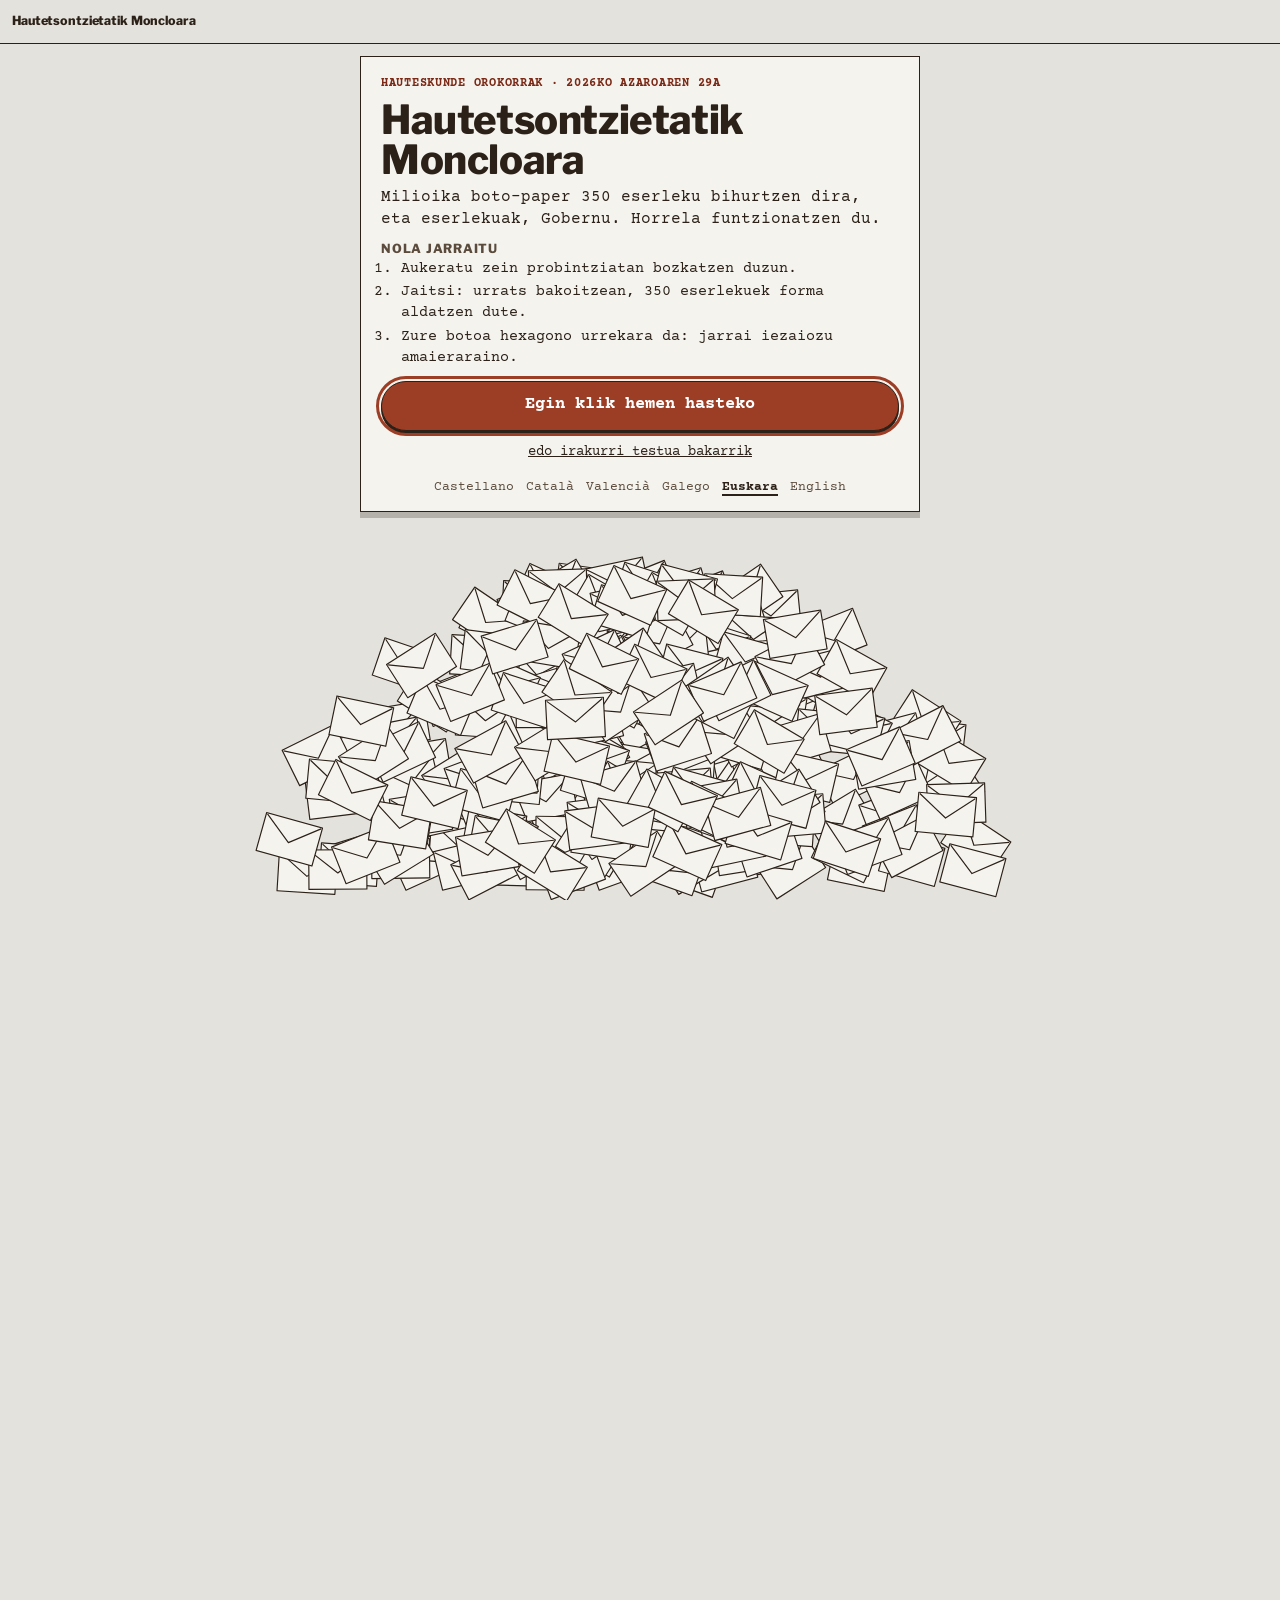
<file: eu/index.html>
<!DOCTYPE html>
<!-- Generado con herramientas/idiomas.py a partir de index.html, idiomas/eu.txt y js/idiomas/eu.js. No editar a mano. -->
<html lang="eu">
<head>
<meta charset="utf-8">
<meta name="viewport" content="width=device-width, initial-scale=1">
<title>Hautetsontzietatik Moncloara · Nola funtzionatzen duten azaroaren 29ko hauteskundeek</title>
<meta name="description" content="Zer bozkatzen den azaroaren 29an eta nola iristen den boto-paper batetik Gobernu batera, Kongresuko 350 eserlekuekin kontatuta.">
<meta name="author" content="Guillermo Astiaso">
<meta name="theme-color" content="#E4E2DC">
<link rel="canonical" href="https://gastiaso.github.io/de-las-urnas-a-la-moncloa/eu/">
<link rel="alternate" hreflang="es" href="https://gastiaso.github.io/de-las-urnas-a-la-moncloa/">
<link rel="alternate" hreflang="ca" href="https://gastiaso.github.io/de-las-urnas-a-la-moncloa/ca/">
<link rel="alternate" hreflang="ca-valencia" href="https://gastiaso.github.io/de-las-urnas-a-la-moncloa/va/">
<link rel="alternate" hreflang="gl" href="https://gastiaso.github.io/de-las-urnas-a-la-moncloa/gl/">
<link rel="alternate" hreflang="eu" href="https://gastiaso.github.io/de-las-urnas-a-la-moncloa/eu/">
<link rel="alternate" hreflang="en" href="https://gastiaso.github.io/de-las-urnas-a-la-moncloa/en/">
<link rel="alternate" hreflang="x-default" href="https://gastiaso.github.io/de-las-urnas-a-la-moncloa/">
<link rel="icon" href="../img/favicon.svg" type="image/svg+xml">
<link rel="apple-touch-icon" href="../img/icono-180.png">
<meta property="og:type" content="website">
<meta property="og:locale" content="eu_ES">
<meta property="og:site_name" content="Hautetsontzietatik Moncloara">
<meta property="og:title" content="Hautetsontzietatik Moncloara">
<meta property="og:description" content="Zer bozkatzen den azaroaren 29an eta nola iristen den boto-paper batetik Gobernu batera, Kongresuko 350 eserlekuekin kontatuta.">
<meta property="og:url" content="https://gastiaso.github.io/de-las-urnas-a-la-moncloa/eu/">
<meta property="og:image" content="https://gastiaso.github.io/de-las-urnas-a-la-moncloa/img/compartir.jpg">
<meta property="og:image:width" content="1200">
<meta property="og:image:height" content="630">
<meta property="og:image:alt" content="Kongresuko 350 eserlekuak, hexagono gisa marraztuta Espainiako maparen gainean, «De las urnas a la Moncloa» izenburuarekin.">
<meta name="twitter:card" content="summary_large_image">
<link rel="preload" href="../fuentes/courier-prime-latin-400-normal.woff2" as="font" type="font/woff2" crossorigin>
<link rel="preload" href="../fuentes/libre-franklin-latin-800-normal.woff2" as="font" type="font/woff2" crossorigin>
<link rel="stylesheet" href="../css/estilo.css">
<noscript><style>
/* sin JavaScript: todo el texto seguido, sin escenario ni juegos */
.bar button,#sliders,#apostar,#resto,.calc,#sen,.selProv,label.sel,.solo-js,#repetirReparto{display:none}
.tip{display:block;position:static;grid-column:1/-1;margin:0 0 8px 122px;background:transparent;color:var(--ink);padding:0}
main{width:auto;max-width:680px;margin:0 auto;padding:56px 10px 24px}.paso{min-height:0;margin-bottom:12px}.pie{width:auto}
</style></noscript>
</head>
<body>
<a class="saltar" href="#salida" id="saltar">Testua bakarrik irakurri, animaziorik gabe</a>
<header class="bar">
<b>Hautetsontzietatik Moncloara</b>
<button type="button" id="donde" aria-expanded="false" aria-controls="indice">Irteera ▾</button>
</header>
<nav id="indice" hidden aria-label="Joan urrats batera"></nav>
<p id="anuncio" class="vh" role="status" aria-live="polite"></p>
<main>

<section class="paso corta" data-k="0" id="salida">
<div class="portada">
<h1>Hautetsontzietatik Moncloara</h1>
<p>Zer bozkatzen duzun azaroaren 29an eta nola iristen den zure boto-paperetik Gobernu batera, Kongresuko 350 eserlekuekin.</p>
<p class="nota solo-js">Jaitsi hasteko ↓</p>
<noscript><p class="nota">Nabigatzaile honek ez du JavaScript exekutatzen: testua bakarrik erakusten da, eszenarik eta jokorik gabe.</p></noscript>
<p class="prueba" id="avisoPrueba" hidden></p>
<nav class="idiomas" aria-label="Hizkuntza" translate="no">
<a href="../" lang="es" hreflang="es">Castellano</a>
<a href="../ca/" lang="ca" hreflang="ca">Català</a>
<a href="../va/" lang="ca-valencia" hreflang="ca-valencia">Valencià</a>
<a href="../gl/" lang="gl" hreflang="gl">Galego</a>
<a href="../eu/" lang="eu" hreflang="eu" aria-current="page">Euskara</a>
<a href="../en/" lang="en" hreflang="en">English</a>
</nav>
</div>
</section>

<section class="paso" data-k="1">
<article class="tarjeta" aria-labelledby="tit1">
<div class="cuerpo">
<h2 id="tit1">1 · Zer bozkatzen den</h2>
<p>Azaroaren 29an ez duzu presidentea aukeratuko: Kongresuko 350 diputatuak aukeratuko dituzu, eta haiek aukeratuko dute presidentea. Haien aulkiak, <button type="button" class="glos" data-g="escano">eserlekuak</button>, <button type="button" class="glos" data-g="circ">hautesbarrutika</button> banatzen dira: praktikan, probintziaka.</p>
<p class="nota solo-js">Ukitu azpimarratutako hitzak zer esan nahi duten ikusteko.</p>
<label class="sel" for="prov">Aukeratu zure probintzia</label>
<select id="prov" class="selProv"></select>
<p id="provTxt" aria-live="polite"></p>
<p class="nota solo-js">Mapan, hexagono bakoitza eserleku bat da: probintziak handitu edo txikitu egiten dira banatzen dituzten eserlekuen arabera, Espainiaren silueta barruan. Kanariak, behean ezkerrean.</p>
<h3>Gehiago jakiteko</h3>
<details><summary>Zergatik dituzten probintzia batzuek eserleku gehiago</summary>
<p>Probintzia bakoitzak bi eserleku ditu hasieratik; Ceutak eta Melillak, bana. 102 dira. Beste 248ak biztanleriaren arabera banatzen dira.</p>
<p>Kalkulua honela egiten da: probintzia guztietako biztanleria zati 248 egiten da, eta kuota bat ateratzen da. Kuota hori probintzia baten biztanlerian zenbat aldiz sartzen den, hainbeste eserleku jasotzen ditu probintzia horrek. Soberan geratzen direnak beste bat lortzetik hurbilen geratu diren probintzientzat dira.</p>
<p>Azaroaren 29rako, 2025eko urtarrilaren 1eko biztanle-errolda erabili da, eta kuota 197.000 biztanle ingurukoa da. Madrilek 36 gehitzen dizkie hasierako biei, eta 38 aukeratzen ditu; Soria ez da kuotara iristen, eta bere biekin geratzen da.</p>
<p class="nota">Iturriak: LOREG (hauteskunde-legea), 162. art.; 806/2026 Errege Dekretua, eranskina; 1117/2025 Errege Dekretua, eranskina. 102ko zifra 50 probintzia bider bi eginda ateratzen da, Ceuta eta Melilla gehituta. Kuota (197.355) kalkulu propioa da, eta harekin dekretuko banaketa bera ateratzen da, zehatz-mehatz.</p>
</details>
<details><summary>Nork bozka dezakeen</summary>
<p><button type="button" class="glos" data-g="censo">Hautesle-erroldan</button> inskribatuta dauden espainiar adindunek bozka dezakete. Legeak boto-eskubidea kentzen dio soilik hura galtzera epai irmoz kondenatua izan denari, eta indarrean dagoen Zigor Kodeak jada ez du zigor hori aurreikusten.</p>
<p>Aurrez aurre bozkatzen da, dagokizun mahaian, eta behin bakarrik. Nor zaren egiaztatzeko, NANak, pasaporteak edo argazkidun gidabaimenak balio du. Azaroaren 29an mugikorreko NANak ere balio du (MiDNI aplikazioa); miDGT aplikazioko gidabaimenak, ez.</p>
<p class="nota">Iturriak: LOREG, 2., 3., 4. eta 85. art.; Zigor Kodea, 39. art.; Hauteskunde Batzorde Zentrala, 334/2026 Erabakia.</p>
</details>
<details><summary>Zergatik azaroaren 29an</summary>
<p>Gobernuko presidenteak hauteskundeak aurreratu zituen: Gorteak desegin zituen dekretua urriaren 6an atera zen BOEn, Estatuko aldizkari ofizialean. Legeak deialditik 54 egunera jartzen du bozketa, eta egun hori azaroaren 29a da, igandea.</p>
<p>Egunen batean hauteskundeak errepikatu behar balira, epea laburragoa izango litzateke: 47 egun.</p>
<p class="nota">Iturriak: Konstituzioa, 115. art.; LOREG, 42.1 art. eta zazpigarren xedapen gehigarria; 806/2026 Errege Dekretua, 1. eta 2. art., 2026ko urriaren 6ko BOEn argitaratua. Azaroaren 29a 54. egunaren kalkulua da.</p>
</details>
<details><summary>Nolakoa den bozkatzera joatea</summary>
<p>Hauteslekuak 9:00etatik 20:00etara daude zabalik, etenik gabe. Bi aldiz bozkatzen duzu: boto-paper zuri bat Kongresurako eta sepia koloreko beste bat Senaturako, bakoitza bere gutun-azalean.</p>
<p>Kabina erabil dezakezu, baina ez da nahitaezkoa. Mahaian zure izena esaten duzu eta nor zaren egiaztatzen duzu; mahaiburuak ozen errepikatzen du, «bozkatzen du» esaten du, eta zuk sartzen duzu gutun-azala hautetsontzian.</p>
<p>Botoa sekretua da: inork ezin zaitu behartu zer bozkatu duzun esatera. Boto-paperak irakurri edo erabili ezin badituzu, zure konfiantzako pertsona batek lagun diezazuke.</p>
<p class="nota">Iturriak: LOREG, 5., 84., 86. eta 87. art.; 605/1999 Errege Dekretua, 4. art.</p>
</details>
<details><summary>Nor dagoen mahaian</summary>
<p><button type="button" class="glos" data-g="mesael">Hauteskunde-mahaia</button> hiru pertsonak osatzen dute: mahaiburu batek eta bi mahaikidek. Zozketaz aukeratzen dira mahai horretako hautesleen artean; irakurtzen eta idazten jakin behar dute, eta hirurogeita hamar urte baino gutxiago izan. Nahitaezkoa da.</p>
<p>Hauteslekua ixten denean, haiek hautetsontzia ireki eta botoak jendaurrean zenbatzen dituzte, banan-banan eta ozen.</p>
<p class="nota">Iturriak: LOREG, 25., 26., 27. eta 95. art.</p>
</details>
<details><summary>Nork zaintzen dituen hauteskundeak</summary>
<p><button type="button" class="glos" data-g="junta">Hauteskunde-batzordeek</button>. Prozesua garbia eta denentzat berdina izan dadin zaintzen dute, kexak eta helegiteak ebazten dituzte, inkestak zaintzen dituzte eta kontaketa ofiziala egiten dute.</p>
<p>Hauteskunde Batzorde Zentral bat dago, Madrilen; beste bat probintzia bakoitzean, eta eskualdeko beste batzuk. Zentrala Auzitegi Goreneko zortzi magistratuk, zozketaz aukeratuek, eta Zuzenbideko, Zientzia Politikoko edo Soziologiako bost katedradunek osatzen dute; katedradunak diputatuak dituzten alderdiek proposatzen dituzte. Probintzietakoetan eta eskualdekoetan ere epaileak dira gehiengoa.</p>
<p class="nota">Iturriak: LOREG, 8., 9., 10., 11., 19., 69. eta 103. art.</p>
</details>
<details><summary>Zer diren Gorteak eta zertarako diren</summary>
<p><button type="button" class="glos" data-g="cortes">Gorte Nagusiak</button> Kongresua eta Senatua dira, biak batera. Legeak egiten dituzte, Aurrekontuak onartzen dituzte eta Gobernua kontrolatzen dute. Lau urterako aukeratzen dira.</p>
<p>Bi ganberetatik, Kongresuak aukeratzen du Gobernuko presidentea, eta hark ken ditzake Senatuaren <button type="button" class="glos" data-g="veto">betoak</button>.</p>
<p class="nota">Iturriak: Konstituzioa, 66., 68.4, 69.6, 90. eta 99. art.</p>
</details>
<details><summary>Nolakoak diren zerrendak</summary>
<p>Kongresurako, alderdi baten <button type="button" class="glos" data-g="lista">zerrenda</button> osoa bozkatzen duzu; zure probintzian banatzen diren eserlekuak adina izen ditu. Ezin duzu inor ezabatu, ezta ordena aldatu ere: botoa baliogabea izango litzateke.</p>
<p>Zerrendetan emakumeak eta gizonak txandakatzen dira. Boto-eskubidea duen edozein espainiar adindun aurkez daiteke, kargu batzuk izan ezik; adibidez, jardunean dauden epaileak, militarrak edo poliziak.</p>
<p class="nota">Iturriak: LOREG, 6., 44 bis, 46. eta 96. art.</p>
</details>
</div>
</article>
</section>

<section class="paso" data-k="2">
<article class="tarjeta" aria-labelledby="tit2">
<div class="cuerpo">
<h2 id="tit2">2 · Bototik eserlekura</h2>
<p id="betIntro"></p>
<div id="sliders"></div>
<p id="resto" style="font-weight:700;margin-top:6px"></p>
<p id="betErr" class="err" role="alert" hidden>Banatu eserleku guztiak apustu egin aurretik.</p>
<button type="button" class="pill" id="apostar">Apustu egin</button>
<div id="betRes" hidden>
<p class="res" id="betHit"></p>
<p style="font-size:14px">E alderdia ez da % 3ko <button type="button" class="glos" data-g="barrera">langara</button> iristen, eta kanpoan geratzen da. Langarik gabe ere ez zuen eserlekurik lortuko, ezta Madrilen ere: txikiak eserleku gutxi egoteak geldiarazten ditu.</p>
<button type="button" class="pill sec" id="reapostar">Berriro apustu egin</button>
</div>
<h3>Gehiago jakiteko</h3>
<details><summary>Nola egiten den banaketa</summary>
<p>Alderdi bakoitzaren botoak zati 1, 2, 3 eta abar egiten dira. Eserlekuak, banan-banan, taula osoko emaitza handienentzat dira. Hori da <button type="button" class="glos" data-g="dhondt">D'Hondt legea</button>.</p>
<p>Hau da zure probintziako taula, adibideko alderdiekin. Teila-kolorez, eserlekua lortzen duten zatidurak, lortzen duten hurrenkeran zenbakituta:</p>
<div class="tabla" id="cocientes"></div>
<p id="pasoReparto" class="paso-reparto"></p>
<button type="button" class="pill sec" id="repetirReparto">Ikusi banaketa eserlekuz eserleku</button>
<p>Legeak berak adibide bat jartzen du: sei alderdiren artean banatutako 480.000 boto eta 8 eserlekurekin, boto gehien dituen alderdiak lau lortzen ditu; bigarrenak, bi; eta hirugarrenak eta laugarrenak, bana.</p>
<p class="nota">Iturria: LOREG, 163. art. Taulan, asmatutako ehunekoek botoen lekua hartzen dute.</p>
</details>
<details><summary>Noiztik erabiltzen den</summary>
<p>D'Hondt legea 1977tik erabiltzen da. Urte hartako martxoko hauteskunde-arauei buruzko errege lege-dekretuak ezarri zuen; dekretu hark arautu zituen Erreforma Politikorako Legearen (lehen hauteskunde demokratikoei bidea ireki zienaren) ondorengo lehen hauteskundeak, ordurako 350 diputaturekin. Ordurako «regla d'Hondt» deitzen zion, ordurako % 3an jartzen zuen langa, eta ordurako bazekarren gaur legeak dakarren 480.000 botoko adibide bera.</p>
<p>Dekretu hark Kongresua gehiegi zatituta ez geratzeko balazta gisa aurkezten zuen. Eta orduko banaketa bestelakoa zen: Madrilek 32 diputatu aukeratzen zituen; Bartzelonak, 33, eta Soriak, 3.</p>
<p>Legeak Victor D'Hondten (1841-1901) izena darama; Genteko Unibertsitateko Zuzenbide Zibileko irakaslea zen. 1882ko liburu batean proposatu zuen. Belgikak 1899an hartu zuen, eta 1900eko hauteskundeetan erabili zuen lehen aldiz.</p>
<p>1878ko liburuxka batean beste sistema bat defendatu zuen. Berak kontatzen duenez, Genteko abokatu baten kritikengatik aldatu zuen iritziz.</p>
<p class="nota">Iturriak: 20/1977 Errege Lege Dekretua, martxoaren 18koa, Hauteskunde Arauei buruzkoa: hitzaurrea eta 19. eta 20. art.; V. D'Hondt, <i>Système pratique et raisonné de représentation proportionnelle</i> (1882); G. Beatse, Genteko Unibertsitateko <i>Liber memorialis</i>, I. liburukia (1913), 428-429 or.; F. Dhondt, <i>Seqüência</i>, 86. zk. (2020).</p>
</details>
<details><summary>% 3ko langa</summary>
<p>Banatu aurretik, probintziako <button type="button" class="glos" data-g="validos">baliozko botoen</button> % 3ra iristen ez diren alderdiak baztertzen dira. Haien botoak ez zaizkio inori pasatzen: taulan ez dira sartzen, besterik gabe.</p>
<p>Langa probintziaz probintzia neurtzen da, ez Espainia osoan. Praktikan, eserleku asko banatzen diren lekuetan bakarrik izan daiteke erabakigarria, Madrilen edo Bartzelonan adibidez: gainerako probintzietan, eserleku bat lortzeko % 3 baino dezente gehiago behar da.</p>
<p class="nota">Iturria: LOREG, 163. art. Langa non izan daitekeen erabakigarria kalkulu propioa da, arautik abiatuta.</p>
</details>
<details><summary>Zuria, baliogabea eta abstentzioa</summary>
<p><button type="button" class="glos" data-g="blanco">Boto zuria</button> gutun-azal huts bat da. Baliozkoa da: ez doa alderdi bakar batera ere, baina guztizkoan zenbatzen da, eta horregatik % 3ko langa pixka bat igotzen du.</p>
<p><button type="button" class="glos" data-g="nulo">Boto baliogabea</button> ez da banaketarako zenbatzen. Baliogabea da, adibidez, zerbait ezabatuta edo erantsita duen boto-paperarekin emandako botoa, edo ofiziala ez den gutun-azalean emandakoa. Alderdi bereko bi boto-paper sartzen badituzu, boto bakar gisa balio du.</p>
<p>Bozkatzera joaten ez dena abstenitu egiten da: ez da inongo kontutan sartzen.</p>
<p class="nota">Iturriak: LOREG, 96. eta 108. art.</p>
</details>
<details><summary>Zer gertatzen den berdinketa badago</summary>
<p>Bi alderdik zatidura berdina badute, eserlekua guztira boto gehien dituenarentzat da. Horretan ere berdinduta badaude, zozketa egiten da.</p>
<p class="nota">Iturria: LOREG, 163. art.</p>
</details>
<details><summary>Nork betetzen duen eserleku bakoitza</summary>
<p>Alderdi baten eserlekuak haren zerrendako lehenentzat dira, hurrenkeran. Diputatu batek kargua uzten badu edo hiltzen bada, zerrenda bereko hurrengoa edo <button type="button" class="glos" data-g="suplente">ordezko</button> bat sartzen da. Ez dago berriro bozkatu beharrik.</p>
<p class="nota">Iturriak: LOREG, 163. eta 164. art.</p>
</details>
<details><summary>Ceuta eta Melilla</summary>
<p>Bakoitzak diputatu bakarra aukeratzen du; beraz, ez dago zer banaturik: boto gehien lortzen dituenak irabazten du.</p>
<p class="nota">Iturria: LOREG, 163.2 art.</p>
</details>
<details><summary>Azken eserlekua</summary>
<p>Probintzia bakoitzeko azken eserlekua izan ohi da lehiatuena. Hurrengo zatidura handiena duen alderdiak lortzen du, eta batzuetan beste bat oso gertu geratzen da.</p>
<p>Emaitzak daudenean, 10. urratsean ikusiko duzu zenbat botogatik erabaki zen zure probintzian.</p>
<p class="nota">Azalpen propioa, LOREGen 163. artikuluko arautik abiatuta.</p>
</details>
</div>
</article>
</section>

<section class="paso" data-k="3">
<article class="tarjeta" aria-labelledby="tit3">
<div class="cuerpo">
<h2 id="tit3">3 · Non bozkatzen duzun</h2>
<p id="hab" aria-live="polite"></p>
<p>Ehuneko berek ez dute emaitza bera ematen leku guztietan. Probintzia batek zenbat eta eserleku gutxiago banatu, orduan eta alderdi gutxiago sartzen dira.</p>
<ul class="lista" id="comp"></ul>
<h3>Gehiago jakiteko</h3>
<details><summary>Zenbat biztanle dauden eserleku bakoitzaren atzean</summary>
<p>Eserlekuak biztanleriaren arabera banatzen dira, baina probintzia bakoitzak gutxienez bi ditu. Horregatik, probintzia txiki bateko diputatu bakoitzak askoz biztanle gutxiago ordezkatzen ditu.</p>
<p>Azaroaren 29rako, Sorian eserleku bat dago 45.117 biztanleko; Madrilen, bat 187.817 biztanleko: lau aldiz gehiago.</p>
<p>Horrek ez du esan nahi botoak gehiago balio duenik Sorian. Han bi eserleku baino ez dira banatzen, eta lehen bien artean geratzen ez denari emandako botoek ez dute inor aukeratzen. Madrilen, 38rekin, ia boto guztiak eserlekuren bat lortzen duten alderdiei doazkie.</p>
<p>Kalkulua biztanleekin egiten da, ez hautesleekin: adingabeak eta atzerritarrak ere sartzen dira, eta haiek ez dute bozkatzen hauteskunde hauetan.</p>
<ol class="barras" id="barrasHab" aria-label="Biztanleak eserlekuko hautesbarruti bakoitzean, gutxienetik gehienera"></ol>
<p class="nota">Iturriak: 1117/2025 Errege Dekretua, eranskina (2025eko urtarrilaren 1eko biztanle-errolda); 806/2026 Errege Dekretua, eranskina; LOREG, 2. eta 162. art. Biztanleak eserlekuko: kalkulu propioa, biztanleria zati eserlekuak.</p>
</details>
<details><summary>Zergatik gertatzen den</summary>
<p>Bi eserlekurekin, gehienez ere boto gehien dituzten bi alderdiak sartzen dira. 38rekin, % 9 duen alderdi batek ere hainbat lortzen ditu. Araua bera da; probintziaren tamaina aldatzen da.</p>
<p>Adibidean, bi eserlekurekin % 17 ere ez da nahikoa. Probintzia txikietan, benetako langa % 3tik oso gora dago.</p>
<p class="nota">Adibide propioa: asmatutako bost alderdi berak eta ehuneko berak bi probintzietan.</p>
</details>
<details><summary>Zer dioen Konstituzioak eta zer legeak</summary>
<p>Konstituzioak hiru gauza finkatzen ditu: Kongresuak 300 eta 400 diputatu artean izatea, probintzia bakoitza hautesbarruti bat izatea, gutxieneko eserleku kopuru batekin, eta banaketa proportzionala izatea.</p>
<p>Gainerakoa hauteskunde-legeak erabakitzen du: 350 izatea, probintzia bakoitzak hasieratik bi izatea, D'Hondt legea eta % 3ko langa.</p>
<p>Hauteskunde-legea aldatzeko, Kongresuaren <button type="button" class="glos" data-g="absoluta">gehiengo osoa</button> behar da, <button type="button" class="glos" data-g="organica">lege organikoa</button> delako. Konstituzioa aldatzeko, dezente gehiago behar da.</p>
<p class="nota">Iturriak: Konstituzioa, 68. eta 81. art.; LOREG, 162. eta 163. art.</p>
</details>
<details><summary>Tamaina bakoitzeko zenbat probintzia dauden</summary>
<p id="tamanos"></p>
<p class="nota">Kalkulu propioa, 806/2026 Errege Dekretuaren eranskinetik abiatuta.</p>
</details>
</div>
</article>
</section>

<section class="paso" data-k="4">
<article class="tarjeta" aria-labelledby="tit4">
<div class="cuerpo">
<h2 id="tit4">4 · Senatua</h2>
<p>Senaturako beste era batera bozkatzen da: pertsonak markatzen dituzu, ez zerrendak. Probintzia batean hiru izen markatu ditzakezu gehienez, eta boto gehien dituzten lau pertsonak ateratzen dira.</p>
<fieldset id="sen"><legend class="nota">Probatu markatzen (asmatutako izenak)</legend></fieldset>
<p id="senTxt" style="font-weight:700"></p>
<p>Senatuak ez du presidentea aukeratzen, ezta erorarazten ere. Senaturik gabe ezin da Konstituzioa erreformatu, eta hark aukeratzen du Auzitegi Konstituzionalaren eta Botere Judizialaren Kontseilu Nagusiaren zati bat.</p>
<h3>Gehiago jakiteko</h3>
<details><summary>Konstituzio-erreformaren giltza</summary>
<p>Konstituzioa erreformatzeko, Kongresuaren hiru bosten eta Senatuaren hiru bosten behar dira. Senatua hiru bostenetara iristen ez bada, beste bide bat geratzen da: Senatuak gehiengo osoz onartzea eta Kongresuak bi herenez onartzea. Senatuaren gehiengo osorik gabe, erreforma ez da aurrera ateratzen.</p>
<p>Sakonen doazen erreformek, atariko titulua (abiapuntuko printzipioak, hala nola subiranotasuna edo batasuna), oinarrizko eskubideak edo Koroa ukitzen dituztenek, hauek guztiak eskatzen dituzte: ganbera bakoitzaren bi heren, Gorteak desegitea, Gorte berriek erabakia berrestea eta testua bi herenez onartzea, eta erreferendum bat.</p>
<p>Praktikan, Senatuaren erdia edo gehiago duenak edozein erreforma blokea dezake, eta heren bat baino gehiago duenak, sakonenak. Gainera, gainerako erreformetan, senatarien edo diputatuen hamarren batek erreferenduma eska dezake.</p>
<p>Kontu hauek senatari guztien gainean egiten dira, autonomia-erkidegoetako parlamentuek izendatzen dituztenak barne, ez bakarrik bozkatzen diren 209en gainean.</p>
<p class="nota">Iturriak: Konstituzioa, 167. eta 168. art. Blokeatzeko zifrak kalkulu propioa dira, gehiengo horietatik abiatuta.</p>
</details>
<details><summary>Senatutik igarotzen diren izendapenak</summary>
<p>Senatuak Auzitegi Konstituzionaleko hamabi magistratuetatik lau proposatzen ditu, eta Botere Judizialaren Kontseilu Nagusiko hogei kideetatik hamar aukeratzen ditu; kontseilu hori epaileak gobernatzen dituen organoa da. Beste hamarrak Kongresuak aukeratzen ditu. Bi kasuetan senatarien hiru bosten behar dira.</p>
<p>Horrek esan nahi du Senatuaren bi bosten baino gehiago duenak izendapen horiek eragotz ditzakeela.</p>
<p class="nota">Iturriak: Konstituzioa, 122.3 eta 159.1 art.; Botere Judizialaren Lege Organikoa, 567.2 art. Blokeoa kalkulu propioa da, hiru bosteneko gehiengotik abiatuta.</p>
</details>
<details><summary>Uharteak, Ceuta eta Melilla</summary>
<p>Kanaria Handiak, Mallorcak eta Tenerifek hiruna senatari aukeratzen dituzte, eta bi izen markatzen dira. Ceutak eta Melillak bina aukeratzen dituzte, eta bi markatzen dira. Gainerako uharteetan bat aukeratzen da, eta bat markatzen da.</p>
<p>Eivissak eta Formenterak bereiz aukeratzen dute 2026ko maiatzeko konstituzio-erreformaz geroztik.</p>
<p>Guztira 209 senatari aukeratzen dira horrela.</p>
<p class="nota">Iturriak: 806/2026 Errege Dekretua, 3. art.; LOREG, 165. eta 166. art.; Konstituzioa, 69. art. 209ko guztizkoa batuketa propioa da, dekretutik abiatuta.</p>
</details>
<details><summary>Nolakoa den boto-papera</summary>
<p>Boto-paper bakarra da, sepia kolorekoa, hautagaitza guztiekin: alderdi bakoitza bere hautagaiak azpian dituela, eta izen bakoitzaren aurrean lauki bat. Aukeratzen dituzunak gurutze batez markatzen dituzu, gehienez hiru, eta alderdi desberdinetakoak izan daitezke: legeak kopurua bakarrik mugatzen du.</p>
<p>Baimendutakoak baino gehiago markatzen badituzu, botoa baliogabea da. Inor markatzen ez baduzu, boto zuria da.</p>
<p class="nota">Iturriak: 605/1999 Errege Dekretua, 4. art. eta 3. eranskina; LOREG, 96., 166. eta 172.3 art.</p>
</details>
<details><summary>Zertarako den Senatua</summary>
<p>Konstituzioak lurralde-ordezkaritzako ganbera gisa definitzen du. Kongresutik iristen zaizkion legeak berrikusten ditu: bi hilabete ditu legeak aldatzeko edo betoa jartzeko. Kongresuak <button type="button" class="glos" data-g="veto">beto</button> hori ken dezake.</p>
<p>Bada gauza bat Senatuak bakarrik baimendu dezakeena, gehiengo osoz: Gobernuak autonomia-erkidego bat legea betetzera behartzea. 155. artikulua da.</p>
<p>Legeak proposatu ere egin ditzake, ikerketa-batzordeak sortu eta, 50 senatarirekin, lege baten aurkako helegitea jarri Auzitegi Konstituzionalean.</p>
<p class="nota">Iturriak: Konstituzioa, 69., 76., 87.1, 90., 155. eta 162.1 art.</p>
</details>
<details><summary>Senatuak egin ezin duena</summary>
<p>Ez du <button type="button" class="glos" data-g="investidura">inbestidura</button> bozkatzen, ezta <button type="button" class="glos" data-g="censura">zentsura-mozioa</button> ere: hori Kongresuari bakarrik dagokio. Gobernuaren <button type="button" class="glos" data-g="decretoley">lege-dekretuei</button> buruz ere ez du erabakitzen, ezta alarma-, salbuespen- eta setio-egoerei buruz ere.</p>
<p>Astero eska diezazkioke azalpenak Gobernuari, baina ezin du erorarazi.</p>
<p class="nota">Iturriak: Konstituzioa, 86., 99., 111., 113. eta 116. art.</p>
</details>
<details><summary>Senatuak beste gehiengo bat badu</summary>
<p>Senatuan Kongresukoa ez den beste gehiengo batek agintzen badu, legeak bi hilabete atzeratu ditzake, eta Kongresua berriro bozkatzera behartu. Eta hiru bosten eskatzen dituzten konstituzio-erreformak eta izendapenak blokea ditzake.</p>
<p>Ezin duena lege bat betiko gelditzea da: Kongresuak du azken hitza.</p>
<p class="nota">Azalpen propioa, Konstituzioaren 90., 122.3, 159.1, 167. eta 168. artikuluetatik abiatuta.</p>
</details>
<details><summary>Bozkatzen ez diren senatariak</summary>
<p>Hautetsontzietan aukeratutakoez gain, autonomia-erkidegoko parlamentu bakoitzak senatari bat izendatzen du, eta beste bat erkidegoko milioi bat biztanleko. Horiek dira <button type="button" class="glos" data-g="designacion">izendapen bidezko senatariak</button>.</p>
<p>2023tik 2026ra bitarteko legealdian 58 izan ziren, eta urte hartan aukeratutako 208 senatariei gehitu zitzaizkien: 266 guztira. Kopurua hauteskunde orokor bakoitzean kalkulatzen da berriro, une horretako biztanleria ofizialarekin.</p>
<p>Ez dira azaroaren 29an aukeratzen, baina besteek bezainbeste balio dute: Senatuko gehiengoak senatari guztien gainean kalkulatzen dira, ez bakarrik hautetsontzietatik ateratzen diren 209en gainean.</p>
<p>Hauteskundeen ondoren, autonomia-erkidegoko parlamentu bakoitzak bereak berresten ditu edo berriro izendatzen ditu, bere arauen arabera.</p>
<p>Hautetsontzietan aukeratutako senatari batek eserlekua uzten badu, haren ordezkoak betetzen du.</p>
<p class="nota">Iturriak: Konstituzioa, 69.5 art.; LOREG, 165.4 eta 166.2 art.; Senatuko Erregelamendua, 1.2 art., eta erkidego bakoitzaren izendapen-arauak; Senatua, izendatutako senatarien kopuruaren bilakaera-taula (2024ko martxoaren 12an berrikusia) eta Senatuaren osaera (2026ko maiatzaren 20an berrikusia).</p>
</details>
</div>
</article>
</section>

<section class="paso" data-k="5">
<article class="tarjeta" aria-labelledby="tit5">
<div class="cuerpo">
<h2 id="tit5">5 · Gehiengoak</h2>
<p>Presidentea lehen bozketan aukeratzeko, <button type="button" class="glos" data-g="absoluta">gehiengo osoa</button> behar da: 350etik aldeko 176 boto. Hautagaiak inbestidura lortzen ez badu, 48 ordu geroago <button type="button" class="glos" data-g="simple">gehiengo soila</button> aski da: ezezkoak baino baiezko gehiago.</p>
<p class="nota">Teila-kolorez, <button type="button" class="glos" data-g="hemiciclo">hemizikloan</button>, erdia gainditzeko behar diren 176 eserlekuak.</p>
<h3>Gehiago jakiteko</h3>
<details><summary>Zergatik duen abstentzioak pisu desberdina</summary>
<p>Lehen bozketan baiezkoak bakarrik zenbatzen dira: 176 bildu behar dira, eta abstenitzen denak ez du laguntzen.</p>
<p>Bigarrenean, baiezkoak eta ezezkoak alderatzen dira. Hor bai, ezezkoa eman beharrean abstenitzeak hautagaiari laguntzen dio, gainditu beharreko ezezko bat gutxiago dagoelako.</p>
<p class="nota">Azalpen propioa, Konstituzioaren 99.3 artikulutik abiatuta.</p>
</details>
<details><summary>Beste gehiengo batzuk</summary>
<p>Gehiengo osoa (176) lege organikoak eta zentsura-mozioa onartzeko ere behar da.</p>
<p>Hiru bosten (210): Konstituzioa erreformatzea, Auzitegi Konstituzionaleko magistratuak proposatzea eta Botere Judizialaren Kontseilu Nagusiko kideak aukeratzea.</p>
<p>Bi heren (234): sakonen doazen konstituzio-erreformak.</p>
<p class="nota">Iturriak: Konstituzioa, 81., 99., 113., 159., 167. eta 168. art.; Botere Judizialaren Lege Organikoa, 567.2 art. 210 eta 234 zifrak 350 diputaturen gaineko kalkulua dira.</p>
</details>
<details><summary>Egunerokoa: quoruma eta gehiengo soila</summary>
<p>Bozketa batek balio izateko, Ganberaren erdia baino gehiagok egon behar du bertan: hori da <button type="button" class="glos" data-g="quorum">quoruma</button>. Erabaki arruntak aurrera ateratzeko, bertan daudenen artean aldeko botoak kontrakoak baino gehiago izan behar dira.</p>
<p>Berdinketa badago, berriro bozkatzen da. Berdinketak jarraitzen badu, etenaldi bat egiten da eta hirugarren aldiz bozkatzen da. Oraindik ere berdinketa badago, proposamena baztertutzat jotzen da.</p>
<p class="nota">Iturriak: Konstituzioa, 79. art.; Kongresuko Erregelamendua, 78., 79. eta 88. art.</p>
</details>
<details><summary>Lege organikoak eta lege-dekretuak</summary>
<p>Lege organikoek garrantzi handieneko gaiak jorratzen dituzte: oinarrizko eskubideak, autonomia-estatutuak edo hauteskunde-arauak. Kongresuaren gehiengo osoa behar dute.</p>
<p><button type="button" class="glos" data-g="decretoley">Lege-dekretua</button> Gobernuaren bidea da presako kasuetarako: Gobernuak bakarrik onartzen du eta indarrean sartzen da, baina Kongresuak hogeita hamar egun ditu hari eusteko edo bertan behera uzteko.</p>
<p class="nota">Iturriak: Konstituzioa, 81. eta 86. art.</p>
</details>
<details><summary>Zentsura-mozioa eta konfiantza-mozioa</summary>
<p><button type="button" class="glos" data-g="censura">Zentsura-mozioa</button> hauteskunderik gabe presidentea aldatzeko modua da. Gutxienez 35 diputatuk sinatzen dute, hautagai baten izena darama eta gehiengo osoa behar du. Aurrera ateratzen bada, hautagai hori presidente bihurtzen da.</p>
<p><button type="button" class="glos" data-g="confianza">Konfiantza-mozioa</button> alderantziz doa: presidenteak berak eskatzen du. Gehiengo soila aski du. Galtzen badu, dimisioa ematen du eta presidente berria bilatzen da.</p>
<p class="nota">Iturriak: Konstituzioa, 112., 113. eta 114. art. 35 diputatuak 350en hamarrena dira.</p>
</details>
<details><summary>Aurrekontuak</summary>
<p>Gobernuak prestatzen ditu eta Gorteek onartzen dituzte. Urtea Aurrekontu berririk gabe hasten bada, aurreko urtekoek balio dute berriak onartu arte.</p>
<p>Hala, bere Aurrekontuak onartzea lortzen ez duen Gobernu batek gobernatzen jarrai dezake beste urte bateko kontuekin.</p>
<p class="nota">Iturria: Konstituzioa, 134. art.</p>
</details>
</div>
</article>
</section>

<section class="paso" data-k="6">
<article class="tarjeta" aria-labelledby="tit6">
<div class="cuerpo">
<h2 id="tit6">6 · Itunak</h2>
<p>Alderdi bakar bat ere ez bada bere kabuz 176ra iristen, itunak egin behar dira. Ezezkoak baino baiezko gehiago biltzen dituena da presidente, boto gehien izan dituen alderdikoa izan ala ez.</p>
<p>Ukitu alderdi bakoitza <button type="button" class="glos" data-g="investidura">inbestiduran</button> ematen duen botoa aldatzeko: ez, bai edo <button type="button" class="glos" data-g="abstencion">abstentzioa</button>. Konbinazio bakoitza hautagai jakin baten inbestidura da: zuk erabakitzen duzu norena.</p>
<p class="nota" id="calcNota"></p>
<div class="calc" id="calc6"></div>
<p class="nota">ERC: Esquerra Republicana de Catalunya · PNV: Euzko Alderdi Jeltzalea (EAJ) · BNG: Bloque Nacionalista Galego · CC: Coalición Canaria · UPN: Unión del Pueblo Navarro.</p>
<h3>Gehiago jakiteko</h3>
<details><summary>Nola ematen zaion babesa hautagai bati</summary>
<p>Alderdi batek bere botoarekin lagun diezaioke hautagai bati: baiezkoa emanda, edo abstenituta, bigarren bozketarekin aski izan dezan. Eta harago joan daiteke: harekin Gobernuan sartu (koalizio bat) edo kanpoan geratu eta bere babesa itundu, legealdi osorako edo legez lege.</p>
<p>Inbestidurak atea ireki besterik ez du egiten: gero, lege bakoitzak eta aurrekontu bakoitzak bere gehiengoa behar du. Trukean eskatzen dena ez dago inongo legetan: negoziazio politikoa da.</p>
<p class="nota">Azalpen propioa. Gehiengoak, Konstituzioaren 99. artikuluan.</p>
</details>
<details><summary>Zergatik mugitzen diren alderdi osoak</summary>
<p>Kalkulagailuak alderdi osoak mugitzen ditu, diputatuek ia beti beren alderdiak erabakitakoa bozkatzen dutelako: boto-diziplina da.</p>
<p>Ez da legezko betebeharra. Konstituzioak dio diputatuak eta senatariak ez daudela aginduzko mandatuaren mende: inork ezin ditu legez behartu zentzu batean bozkatzera.</p>
<p class="nota">Iturria: Konstituzioa, 67.2 art. Boto-diziplinari buruzkoa azalpen propioa da.</p>
</details>
<details><summary>Nola bozkatzen den inbestidura</summary>
<p>Banan-banan eta ozen. Diputatu bakoitzari lehen abizenaren hurrenkera alfabetikoan deitzen zaio, zozketaz ateratako batetik hasita, eta «bai», «ez» edo «abstentzioa» erantzuten du. Diputatu diren Gobernuko kideek eta <button type="button" class="glos" data-g="mesa">Kongresuko Mahaiak</button> amaieran bozkatzen dute.</p>
<p>Aurretik eztabaida dago: hautagaiak bere programa azaltzen du, denbora-mugarik gabe, eta <button type="button" class="glos" data-g="grupo">talde parlamentario</button> bakoitzak ordu erdiz erantzuten dio.</p>
<p class="nota">Iturriak: Kongresuko Erregelamendua, 85., 86. eta 171. art.</p>
</details>
<details><summary>Inbestidurak huts egiten badu</summary>
<p>Hautagaiak inbestidura lortzen ez badu, erregeak proposamen berriak egin ditzake. Baina erlojua martxan dago jada: lehen bozketatik bi hilabetera presidenterik ez badago, Gorteak desegiten dira eta berriro bozkatzen da.</p>
<p>Bi aldiz gertatu da. 2016an eta 2019an inork ez zuen inbestidura garaiz lortu, eta hauteskundeak errepikatu ziren.</p>
<p>Errepikapen batean dena azkarrago doa: deialditik 47 egunera bozkatzen da, ez 54ra.</p>
<p class="nota">Iturriak: Konstituzioa, 99. art.; LOREG, 42. art. eta zazpigarren xedapen gehigarria (2/2016 Lege Organikoak erantsia); 184/2016 eta 551/2019 Errege Dekretuak.</p>
</details>
<details><summary>Nondik datozen eserleku hauek</summary>
<p>Alderdi bakoitzak azken hauteskunde orokorretan, 2023ko uztailaren 23koetan, lortu zituen eserlekuak dira. Ez dira inkesta bat, ezta estimazio bat ere.</p>
<p>Eserleku horiekin, 2023ko azaroko inbestidura lehen bozketan atera zen: aldeko 179 boto eta kontrako 171. Saiatu errepikatzen, edo bilatu beste konbinazio batzuk.</p>
<p>Azaroaren 29ko eserlekuak 12. urratsean egongo dira, emaitzak daudenean.</p>
<p class="nota">Iturriak: Hauteskunde Batzorde Zentrala, 2023ko uztailaren 23ko hauteskundeen emaitzak (2023ko irailaren 1eko BOE; PSOEren 121 eserlekuek PSCren 19ak barne hartzen dituzte); Kongresuko Bilkura Egunkaria, 8. osoko bilkura, 2023ko azaroaren 16koa.</p>
</details>
<details><summary>Zergatik ez dagoen inkestarik hemen</summary>
<p>Legeak debekatu egiten du hauteskunde-inkestak argitaratzea, zabaltzea edo erreproduzitzea bozketaren aurreko bost egunetan: azaroaren 29rako, azaroaren 24tik 28ra. Kalkulagailu honek ez du inkestarik ez estimaziorik erabiltzen: emaitza bat erabiltzen du, 2023koa.</p>
<p>Hori betetzen dela zaintzen duena Hauteskunde Batzorde Zentrala da.</p>
<p class="nota">Iturria: LOREG, 69.7 art. Azaroaren 24tik 28ra bitartekoa bost egunen kalkulua da.</p>
</details>
</div>
</article>
</section>

<section class="paso" data-k="7">
<article class="tarjeta" aria-labelledby="tit7">
<div class="cuerpo">
<h2 id="tit7">7 · Azaroaren 29tik Gobernura</h2>
<p>Presidentea aukeratzeko bi hilabeteko epea ez da azaroaren 29an abiatzen. <button type="button" class="glos" data-g="investidura">Inbestidurako</button> lehen bozketarekin hasten da.</p>
<p class="nota solo-js">Ukitu data bakoitza egun horretan zer gertatzen den ikusteko.</p>
<ol class="calendario">
<li class="fase">Bozkatu aurretik</li>
<li class="hito" data-f="2026-10-06"><button type="button" class="fecha" aria-expanded="false" aria-controls="h1">urr. 6 ar.</button><span class="que">Gorteak desegiten dira eta hauteskundeak deitzen dira</span><span class="tip" id="h1">806/2026 Errege Dekretua BOEn ateratzen da: 2023ko uztailean aukeratutako Kongresua eta Senatua desegiten ditu, eta bozketa 54 egun geroago jartzen du, azaroaren 29an, igandean. <small>806/2026 Errege Dekretua, 1. eta 2. art.; LOREG, 42.1 art.</small></span></li>
<li class="hito" data-f="2026-11-13"><button type="button" class="fecha" aria-expanded="false" aria-controls="h2">aza. 13 or.</button><span class="que">Kanpaina hasten da</span><span class="tip" id="h2">Hamabost egunez, alderdiek botoa eskatzen dute mitinekin, kartelekin eta iragarkiekin. Zero orduetan hasten da. <small>LOREG, 51. art.; 806/2026 Errege Dekretua, 4. art.</small></span></li>
<li class="hito" data-f="2026-11-19"><button type="button" class="fecha" aria-expanded="false" aria-controls="h3">aza. 19 og.</button><span class="que">Posta bidezko botoa eskatzeko azken eguna</span><span class="tip" id="h3">Correoseko bulego batean eskatzen da, aurrez aurre eta NANarekin, edo internet bidez ziurtagiri elektronikoarekin. Boto-paperak etxera iristen dira. Botoa Correoseko bulego batean entregatzen da gero, nor den egiaztatuta, beranduenez azaroaren 26an, osteguna, 14:00etan: Hauteskunde Batzorde Zentralak egun bat luzatu du legezko epea, 25ean amaitzen zena. <small>LOREG, 72. eta 73. art.; Hauteskunde Batzorde Zentrala, 5/2023 Jarraibidea, 11/2023 Erabakia eta 29Nrako epearen luzapena (320/518 espedientea). Datak: aurreko hamargarren egunaren eta hirugarrenaren aurreko azken egunaren kalkulua.</small></span></li>
<li class="hito" data-f="2026-11-21" data-hasta="2026-11-26"><button type="button" class="fecha" aria-expanded="false" aria-controls="h4">aza. 21-26</button><span class="que">Botoa kontsulatuetan</span><span class="tip" id="h4">Atzerrian bizi denak bere kontsulatuko edo enbaxadako hautetsontzi batean utz dezake botoa. Postaz bidaltzen badu, beranduenez 24an bidali behar du, eta beranduenez 27an iritsi behar du kontsulatura. <small>LOREG, 75. art. Datak: artikuluko epeen kalkulua.</small></span></li>
<li class="hito" data-f="2026-11-24" data-hasta="2026-11-28"><button type="button" class="fecha" aria-expanded="false" aria-controls="h5">aza. 24-28</button><span class="que">Ezin da inkestarik argitaratu</span><span class="tip" id="h5">Legeak debekatu egiten du hauteskunde-inkestak argitaratzea, zabaltzea edo erreproduzitzea bozketaren aurreko bost egunetan. <small>LOREG, 69.7 art.</small></span></li>
<li class="hito" data-f="2026-11-27"><button type="button" class="fecha" aria-expanded="false" aria-controls="h6">aza. 27 or.</button><span class="que">Kanpaina amaitzen da</span><span class="tip" id="h6">Gauerdian amaitzen dira mitinak, propaganda eta kanpainako ekitaldiak. <small>LOREG, 51. art.; 806/2026 Errege Dekretua, 4. art.</small></span></li>
<li class="hito" data-f="2026-11-28"><button type="button" class="fecha" aria-expanded="false" aria-controls="h7">aza. 28 lr.</button><span class="que">Hausnarketa-eguna</span><span class="tip" id="h7">Bezperan ezin da propagandarik ez kanpainako ekitaldirik egin. Bozketa-egunean ere ez. <small>LOREG, 51.3 eta 53. art.</small></span></li>
<li class="fase">Bozketa</li>
<li class="hito clave" data-f="2026-11-29"><button type="button" class="fecha" aria-expanded="false" aria-controls="h8">aza. 29 ig.</button><span class="que">Bozketa, 9:00etatik 20:00etara</span><span class="tip" id="h8">Hauteslekuak ez dira egun osoan ixten. Amaitzean, mahai bakoitzak hautetsontzia ireki eta botoak jendaurrean zenbatzen ditu. Gauean jakiten da behin-behineko kontaketa. <small>LOREG, 84., 95. eta 98. art.</small></span></li>
<li class="fase">Kontaketa ofiziala</li>
<li class="hito" data-f="2026-12-04"><button type="button" class="fecha" aria-expanded="false" aria-controls="h9">abe. 4 or.</button><span class="que">Zenbaketa orokorra</span><span class="tip" id="h9">Hauteskunde-batzordeek kontaketa ofiziala egiten dute mahaien aktekin, eta atzerritik iritsitako botoa gehitzen dute. <small>LOREG, 75. eta 103. art. Data: bosgarren egunaren kalkulua.</small></span></li>
<li class="hito" data-f="2026-12-07"><button type="button" class="fecha" aria-expanded="false" aria-controls="h10">abe. 7 al.</button><span class="que">Beranduenez, zenbaketa amaitzen da</span><span class="tip" id="h10">Ondoren, hautetsiak aldarrikatzen dira. Aldarrikapenetik hiru egun daude helegitea jartzeko; helegiteak Auzitegi Gorenak ebazten ditu. <small>LOREG, 107.2, 108. eta 112. art. Data: zortzigarren egunaren kalkulua.</small></span></li>
<li class="fase">Gorte berriak</li>
<li class="hito clave" data-f="2026-12-23"><button type="button" class="fecha" aria-expanded="false" aria-controls="h11">abe. 23 az.</button><span class="que">Kongresua eta Senatua eratzen dira</span><span class="tip" id="h11">Goizeko hamarretan, ganbera bakoitza bere eraketa-bilkuran. Kongresuan, hasieran diputaturik zaharrena da buru, Mahaia aukeratzen da, eta diputatuek Konstituzioa betetzeko zin egiten dute edo hitz ematen dute. <small>806/2026 Errege Dekretua, 5. art.; Konstituzioa, 72.2 art.; Kongresuko Erregelamendua, 1-4. eta 37. art.</small></span></li>
<li class="hito" data-f="2026-12-24" data-hasta="2026-12-31"><button type="button" class="fecha" aria-expanded="false" aria-controls="h12">abe. amaieran</button><span class="que">Talde parlamentarioak osatzen dira</span><span class="tip" id="h12">Eraketa-bilkuraren ondorengo bost egun baliodunetan: epea abenduaren azken egunetan amaitzen da. Oro har, hamabost diputatu behar dira; bada beste bide bat bostekin, gutxieneko boto kopuru bat gaindituz gero. <small>Kongresuko Erregelamendua, 23., 24. eta 90. art. (egunetan emandako epeak egun baliodunetan zenbatzen dira).</small></span></li>
<li class="hito" data-f="2027-01-01"><button type="button" class="fecha" aria-expanded="false" aria-controls="h13">2027ko urt. 1 or.</button><span class="que">Aurrekontu berririk ez badago, aurrekoek jarraitzen dute</span><span class="tip" id="h13">Automatikoki luzatzen dira beste batzuk onartu arte. Jarduneko Gobernu batek ezin du Aurrekontuen proiektua onartu. <small>Konstituzioa, 134.4 art.; 50/1997 Legea, 21.5 art.</small></span></li>
<li class="fase">Inbestidura</li>
<li class="hito abierta"><button type="button" class="fecha" aria-expanded="false" aria-controls="h14">datarik gabe</button><span class="que">Erregeak kontsultak egiten ditu eta hautagai bat proposatzen du</span><span class="tip" id="h14">Eserlekua duten alderdien ordezkariak hartzen ditu, eta hautagai bat proposatzen du Kongresuko presidentetzaren bidez. Konstituzioak ez dio eperik jartzen. <small>Konstituzioa, 99.1 art.</small></span></li>
<li class="hito abierta clave"><button type="button" class="fecha" aria-expanded="false" aria-controls="h15">D eguna</button><span class="que">Eztabaida eta lehen bozketa</span><span class="tip" id="h15">Hautagaiak bere programa azaltzen du, denbora-mugarik gabe, eta talde bakoitzak erantzuten dio. Aldeko 176 boto behar ditu. Hemen abiatzen da bi hilabeteko erlojua. <small>Konstituzioa, 99. art.; Kongresuko Erregelamendua, 171. art.</small></span></li>
<li class="hito abierta"><button type="button" class="fecha" aria-expanded="false" aria-controls="h16">D + 48 h</button><span class="que">Bigarren bozketa</span><span class="tip" id="h16">176ra iritsi ez bazen, aski da ezezkoak baino baiezko gehiago izatea. Orduan ere inbestidura lortzen ez badu, erregeak proposamen berriak egin ditzake. <small>Konstituzioa, 99.3 eta 99.4 art.</small></span></li>
<li class="hito abierta"><button type="button" class="fecha" aria-expanded="false" aria-controls="h17">D + 2 hilabete</button><span class="que">Presidenterik ez badago, hauteskunde berriak</span><span class="tip" id="h17">Gorteak desegiten dira, eta deialditik 47 egunera bozkatzen da. 2016an eta 2019an gertatu da. <small>Konstituzioa, 99.5 art.; LOREG, zazpigarren xedapen gehigarria; 184/2016 eta 551/2019 Errege Dekretuak.</small></span></li>
<li class="hito abierta"><button type="button" class="fecha" aria-expanded="false" aria-controls="h18">presidentea</button><span class="que">Izendapena eta Gobernu berria</span><span class="tip" id="h18">Erregeak presidente izendatzen du inbestitutako hautagaia, eta, hark proposatuta, ministroak. Kargua hartzen dutenean, jarduneko Gobernua amaitzen da. <small>Konstituzioa, 62., 99.3, 100. eta 101. art.</small></span></li>
</ol>
<h3>Gehiago jakiteko</h3>
<details><summary>Kanpaina eta hausnarketa-eguna</summary>
<p>Kanpainak hamabost egun irauten du: azaroaren 13tik (ostirala) azaroaren 27ra (ostirala). Denbora horretan eskatzen dute alderdiek botoa, mitinekin, kartelekin eta iragarkiekin. 13a baino lehen ezin dute hauteskundeetako kartelik ez iragarkirik jarri.</p>
<p>Larunbatean, azaroaren 28an, bezperan, ezin da propagandarik ez kanpainako ekitaldirik egin: horri esaten zaio hausnarketa-eguna. Igandean, bozketa-egunean, ere ezin da.</p>
<p class="nota">Iturriak: LOREG, 51. eta 53. art.; 806/2026 Errege Dekretua, 4. art. «Hausnarketa-eguna» ohiko izena da; legeak kanpaina amaituta dagoen aldiaz hitz egiten du.</p>
</details>
<details><summary>Egun horretan joan ezin baduzu</summary>
<p>Posta bidezko botoa dago. Bozketa baino hamar egun lehenago arte eskatu behar da (azaroaren 29rako, azaroaren 19ra arte): Correoseko bulego batean, aurrez aurre eta NANarekin, edo internet bidez ziurtagiri elektronikoarekin. Gero, boto-paperak etxera iristen zaizkizu.</p>
<p>Botoa ez da postontzi batera botatzen: Correoseko bulego batean entregatzen da, nor zaren egiaztatuta, beranduenez azaroaren 26an, osteguna, 14:00etan. Legeak azaroaren 25ean, asteazkena, jartzen du epea, baina Hauteskunde Batzorde Zentralak egun bat luzatu du hauteskunde hauetarako. Ezin bazara joan, beste pertsona batek eraman dezake, zuk sinatutako baimenarekin eta zure NANaren fotokopiarekin. Ez da zigilurik ordaintzen.</p>
<p>Atzerrian bizi denak, egoiliar absenteen erroldan inskribatuta badago, etxean jasotzen du dokumentazioa, eskatu gabe. Bere kontsulatuko hautetsontzi batean bozka dezake, azaroaren 21etik 26ra, edo botoa postaz bidal dezake kontsulatura, beranduenez 24an; 27a baino geroago iristen bada, ez du balio. Boto horiek abenduaren 4an zenbatzen dira, kontaketa ofizialean.</p>
<p class="nota">Iturriak: LOREG, 72., 73., 75. eta 103. art.; Hauteskunde Batzorde Zentrala, 5/2023 Jarraibidea eta 11/2023 eta 328/2023 Erabakiak. Datak artikulu horietako epeen kalkulua dira, azaroaren 29rako.</p>
</details>
<details><summary>Hauteskunde-gauekoa ez da emaitza ofiziala</summary>
<p>Azaroaren 29ko gauean behin-behineko kontaketa bat jakiten da, mahaien aktekin egina. Ofiziala, <button type="button" class="glos" data-g="escrutinio">zenbaketa orokorra</button>, <button type="button" class="glos" data-g="junta">hauteskunde-batzordeek</button> egiten dute bosgarren egunean: abenduaren 4an. Egun horretan gehitzen da atzerritik iritsitako botoa.</p>
<p>Beranduenez zortzigarren egunean amaituta egon behar du: abenduaren 7an. Gero, hautetsiak aldarrikatzen dira. Une horretatik hiru egun daude helegitea jartzeko, eta helegiteak Auzitegi Gorenak ebazten ditu.</p>
<p class="nota">Iturriak: LOREG, 75., 98., 103., 107., 108. eta 112. art. Abenduaren 4a eta 7a bosgarren eta zortzigarren egunaren kalkulua dira.</p>
</details>
<details><summary>Zergatik abenduaren 23an</summary>
<p>Konstituzioak 25 egun ematen ditu bozketatik Kongresu berria biltzeko. Hauteskundeak deitu zituen dekretuak abenduaren 23a finkatu zuen, hamarretan.</p>
<p class="nota">Iturriak: Konstituzioa, 68.6 art.; 806/2026 Errege Dekretua, 5. art.</p>
</details>
<details><summary>Kongresuaren lehen eguna</summary>
<p>Diputaturik zaharrena da buru, eta bi gazteenak idazkari. Lehenik, <button type="button" class="glos" data-g="mesa">Kongresuko Mahaia</button> aukeratzen da. Mahaiko presidente izateko, gehiengo osoa behar da; inork lortzen ez badu, boto gehien dituzten bien artean erabakitzen da.</p>
<p>Ondoren, diputatuek Konstituzioa betetzeko zin egiten dute edo hitz ematen dute, eta Kongresua eratuta geratzen da.</p>
<p>Eskubide osoko diputatu izateko, hautetsi dela egiaztatzen duen agiria eta jardueren aitorpena aurkeztu behar dira, eta Konstituzioa betetzeko zin egin edo hitz eman. Hiru osoko bilkuratan hori egiten ez duena diputatu-eskubiderik gabe geratzen da, egin arte.</p>
<p><button type="button" class="glos" data-g="grupo">Talde parlamentarioak</button> ondorengo bost egun baliodunetan osatzen dira.</p>
<p class="nota">Iturriak: Kongresuko Erregelamendua, 1-4., 20., 23., 24., 37. eta 90. art.</p>
</details>
<details><summary>Erregearen kontsultak</summary>
<p>Erregeak eserlekua duten alderdien ordezkariak hartzen ditu, eta gero hautagai bat proposatzen du, Kongresuko presidentetzaren bidez. Konstituzioak ez dio eperik jartzen.</p>
<p>Horregatik du egutegiak datarik gabeko tarte bat: lehen bozketa bat egon arte, bi hilabeteko erlojua ez da martxan jartzen.</p>
<p class="nota">Iturria: Konstituzioa, 62. eta 99. art.</p>
</details>
<details><summary>Nork gobernatzen duen bitartean</summary>
<p>Hauteskundeen ondoren, kargua uzten duen Gobernua <button type="button" class="glos" data-g="funciones">jardunean</button> geratzen da berriak kargua hartu arte. Ohiko gaiak bideratzen ditu, baina ezin du lege-proiekturik aurkeztu, ezta Aurrekontuak ere.</p>
<p>Haren presidenteak ere ezin ditu Gorteak desegin, ez konfiantza-moziorik planteatu, ez erreferendumik proposatu.</p>
<p class="nota">Iturriak: Konstituzioa, 101. art.; 50/1997 Legea, 21. art.</p>
</details>
<details><summary>Eta Gorterik ez dagoen bitartean</summary>
<p>Ganberak desegin zirenetik berriak eratu arte, diputatu talde txiki bat eta senatarien beste bat geratzen dira guardian: <button type="button" class="glos" data-g="permanente">Diputazio Iraunkorrak</button>, ganbera bakoitzean bat.</p>
<p>Denbora horretan Kongresuak egin ezin duena egiten du: Gobernuaren <button type="button" class="glos" data-g="decretoley">lege-dekretuei</button> eutsi edo bertan behera utzi, eta alarma-, salbuespen- eta setio-egoerei buruz erabaki.</p>
<p class="nota">Iturriak: Konstituzioa, 78., 86. eta 116. art.</p>
</details>
<details><summary>Presidentea dagoenean</summary>
<p>Erregeak Kongresuak aukeratu duen presidentea izendatzen du. Gero, presidenteak proposatzen dizkion ministroak izendatzen ditu. Gobernu berriak kargua hartzen duenean, aurrekoak jardunean egoteari uzten dio.</p>
<p class="nota">Iturriak: Konstituzioa, 62., 99., 100. eta 101. art.</p>
</details>
</div>
</article>
</section>

<section class="paso" data-k="8">
<article class="tarjeta" aria-labelledby="tit8">
<div class="cuerpo">
<h2 id="tit8">8 · Itxiera</h2>
<p class="solo-f1">Honaino, arauak. Azaroaren 30ean, astelehena, beste bost urrats irekiko dira, emaitzekin eta ondoren gertatzen denarekin.</p>
<p class="solo-f2">Ondorengo bost urratsek gertatu dena kontatzen dute.</p>
<details><summary>Glosario osoa</summary><dl class="glosario" id="glosario"></dl></details>
<p class="fuentes" style="margin-top:8px">Iturri nagusiak: <a href="https://www.boe.es/diario_boe/txt.php?id=BOE-A-2026-20742">806/2026 Errege Dekretua</a>, <a href="https://www.boe.es/buscar/act.php?id=BOE-A-1978-31229">Konstituzioa</a>, <a href="https://www.boe.es/buscar/act.php?id=BOE-A-1985-11672">LOREG (Hauteskunde Araubide Orokorraren Lege Organikoa)</a>, <a href="https://www.boe.es/buscar/act.php?id=BOE-A-1982-5196">Kongresuko Erregelamendua</a>, <a href="https://www.boe.es/buscar/act.php?id=BOE-A-1999-8583">605/1999 Errege Dekretua</a> eta <a href="https://www.boe.es/buscar/act.php?id=BOE-A-1997-25336">50/1997 Legea</a>.</p>
<button type="button" class="pill solo-js solo-f1 compartir-sitio">Partekatu</button>
<button type="button" class="pill sec solo-f1" id="volver">Itzuli irteerara</button>
<button type="button" class="pill sec" id="soloTexto">Testua bakarrik ikusi</button>
</div>
</article>
</section>

<section class="capados solo-f1" aria-labelledby="titCap">
<h2 id="titCap">Azaroaren 30etik aurrera</h2>
<article class="tarjeta capado" data-k="9">
<p class="estacion aviso"><span>Azaroaren 30ean irekiko da</span></p>
<p class="cap-tit">9 · Zer gertatu den</p>
<p>Mapa, eserleku bakoitza irabazi duenaren kolorearekin, eta alderdi bakoitzaren botoak eta eserlekuak.</p>
</article>
<article class="tarjeta capado" data-k="10">
<p class="estacion aviso"><span>Azaroaren 30ean irekiko da</span></p>
<p class="cap-tit">10 · Zure probintzian</p>
<p>Nork eraman duen eserleku bakoitza zuk bozkatzen duzun lekuan, zenbat botogatik erabaki zen azkena eta zer aldatuko zen beste boto batzuekin.</p>
</article>
<article class="tarjeta capado" data-k="11">
<p class="estacion aviso"><span>Azaroaren 30ean irekiko da</span></p>
<p class="cap-tit">11 · Botoak eta eserlekuak</p>
<p>Zergatik ez datorren bat alderdi baten eserlekuen ehunekoa bere botoenarekin.</p>
</article>
<article class="tarjeta capado" data-k="12">
<p class="estacion aviso"><span>Azaroaren 30ean irekiko da</span></p>
<p class="cap-tit">12 · Nork gobernatzen du?</p>
<p>Inbestiduraren kalkulagailua, azaroaren 29ko eserlekuekin.</p>
</article>
<article class="tarjeta capado" data-k="13">
<p class="estacion aviso"><span>Azaroaren 30ean irekiko da</span></p>
<p class="cap-tit">13 · Datorrena</p>
<p>Inbestidurara arteko egutegia, egunez egun.</p>
</article>
</section>

<section class="paso f2" data-k="9">
<article class="tarjeta" aria-labelledby="tit9">
<div class="cuerpo">
<h2 id="tit9">9 · Zer gertatu den</h2>
<p id="r9"></p>
<div class="tabla" id="t9"></div>
<p class="nota" id="f9"></p>
<h3>2023rekin alderatuta</h3>
<p id="c9"></p>
<ol class="votesc comp23" id="g9" aria-hidden="true"></ol>
<p class="nota leyenda" aria-hidden="true"><i class="lv"></i> 2023 <i class="le"></i> aza. 29</p>
<div class="tabla vh" id="t9c"></div>
<p class="nota" id="n9"></p>
<div id="sen9" hidden>
<h3>Senatua</h3>
<p id="r9s"></p>
<p>Falta dira <button type="button" class="glos" data-g="designacion">izendapen bidezko senatariak</button>, autonomia-erkidegoetako parlamentuek hauteskundeen ondoren izendatzen dituztenak. Ordura arte ez dago alderdi bakoitzeko senatarien guztizko ofizialik.</p>
<div class="tabla" id="t9s"></div>
<p class="nota" id="f9s"></p>
</div>
<h3>Gehiago jakiteko</h3>
<details><summary>Nola irakurri mapa</summary>
<p>Hexagono bakoitza eserleku bat da, eta kontaketaren arabera dagokion alderdiaren kolorea du. Probintzia handiek leku gehiago hartzen dute eserleku gehiago banatzen dituztelako, ez lurralde handiagoa dutelako.</p>
<p class="nota">Azalpen propioa.</p>
</details>
<details><summary>Nola alderatzen den 2023rekin</summary>
<p>Hauteskunde batzuetatik besteetara, alderdiek izena eta bazkideak aldatzen dituzte. Bakoitza 2023ko bere hautagaitzarekin alderatzen da. Ez bazuen, aurkeztu ez zelako edo beste baten barruan joan zelako, zifrarik gabe ateratzen da. Kasu zalantzazkoek ohar bat dute.</p>
<p>Bi probintziak 2023an ez bezala banatzen dituzte eserlekuak: Cadiz 9tik 8ra igarotzen da, eta Madril, 37tik 38ra. Probintzien arteko banaketa bakoitzaren biztanleriara egokitzen da.</p>
<p>2023ko eserlekuak behin betikoak dira. Azaroaren 29koak ez dira behin betikoak zenbaketa orokorra egin arte; orduan gehitzen da atzerritik iritsitako botoa.</p>
<p class="nota">Iturriak: Hauteskunde Batzorde Zentrala, 2023ko uztailaren 23ko hauteskundeen emaitzak (<a href="https://www.boe.es/diario_boe/txt.php?id=BOE-A-2023-18907">2023ko irailaren 1eko BOE</a>); 806/2026 Errege Dekretua, eranskina; LOREG, 75., 103. eta 162. art.</p>
</details>
<details><summary>Behin-behinekoa eta ofiziala</summary>
<p>Hauteskunde-gauean jakiten dena behin-behineko kontaketa bat da. Ofiziala hauteskunde-batzordeek egiten dute bost egun geroago, eta orduan gehitzen da atzerritik iritsitako botoa.</p>
<p>Boto horrek estuen erabakitako eserlekuak mugi ditzake: horregatik, banaketa ofiziala ez da zertan gauekoarekin bat etorri. 2023an Madrilgo bat aldatu zuen: PSOE alderditik PP alderdira pasatu zen. Boto hori gabe, PP alderdiak 136 eserleku zituen eta PSOE alderdiak 122; hura gehituta, 137 eta 121.</p>
<p>Ondoren, hautetsiak aldarrikatzen dira. Une horretatik hiru egun daude helegitea jartzeko, eta helegiteak Auzitegi Gorenak ebazten ditu.</p>
<p class="nota">Iturriak: LOREG, 75., 98., 103., 108. eta 112. art. 2023: kalkulu propioa, Barne Ministerioaren emaitza ofizialekin.</p>
</details>
<details><summary>Zer diren baliozko botoak</summary>
<p>Ehunekoak baliozko botoen gainean kalkulatzen dira: alderdi batera doazenak gehi boto zuriak. Baliogabeak kanpoan geratzen dira.</p>
<p class="nota">Iturriak: LOREG, 96. eta 108. art.</p>
</details>
<details><summary>Nola ateratzen diren senatariak</summary>
<p>Senatuan ez dago zerrendarik ez D'Hondt legerik: probintzia edo uharte bakoitzean boto gehien dituzten pertsonak ateratzen dira, dagozkion postuak bete arte.</p>
<p>Hemen alderdika batzen dira. Uharte edo probintzia bakar batean aurkezten diren hautagaitzak beren izenarekin ateratzen dira.</p>
<p class="nota">Iturriak: LOREG, 166. art.; 806/2026 Errege Dekretua, 3. art. Alderdikako batuketa propioa da.</p>
</details>
</div>
</article>
</section>

<section class="paso f2" data-k="10">
<article class="tarjeta" aria-labelledby="tit10">
<div class="cuerpo">
<h2 id="tit10">10 · Zure probintzian</h2>
<label class="sel" for="prov2">Zure probintzia</label>
<select id="prov2" class="selProv"></select>
<p id="r10"></p>
<ul class="lista" id="l10"></ul>
<p id="u10" style="font-weight:700"></p>
<p id="s10" hidden></p>
<h3>Zer gertatuko litzateke…?</h3>
<p>Pasatu botoak alderdi batetik bestera, eta begiratu nola aldatzen den zure probintziako banaketa. Boto guztien kopurua ez da aldatzen.</p>
<div class="ysi">
<label class="sel" for="ysiDe">Botoak kendu honi</label><select id="ysiDe"></select>
<label class="sel" for="ysiA">Eman honi</label><select id="ysiA"></select>
<label class="sel" for="ysiN">Zenbat: <output id="ysiV" for="ysiN"></output></label><input type="range" id="ysiN" min="0" value="0">
</div>
<ul class="lista" id="ysiL" aria-live="polite"></ul>
<p id="ysiT" style="font-weight:700"></p>
<h3>Gehiago jakiteko</h3>
<details><summary>Nola kalkulatzen den zenbat falta izan zen</summary>
<p>Azken eserlekua taulan geratzen zen zatidura handienak lortzen du. Gertuen geratu zen alderdiari falta izan zitzaiona hau da: zenbat boto gehiago beharko zituen bere zatidurak hura gainditzeko, beste ezer aldatu gabe.</p>
<p>Alderdi hori % 3ra iristen ez bazen, langa gainditzeko falta zitzaizkion botoak ere zenbatzen dira. Eta bi zatidurak berdinak badira, boto gehien dituen alderdiarentzat da eserlekua.</p>
<p>Paper gaineko kalkulua da: errealitatean, alderdi bat igotzen bada, beste batzuk jaitsi egiten dira.</p>
<p class="nota">Kalkulu propioa, LOREGen 163. artikuluko arauarekin.</p>
</details>
<details><summary>Diputatu batek eserlekua uzten badu</summary>
<p>Hura hautatu zuten zerrendako hurrengoa sartzen da; ez da berriro bozkatzen.</p>
<p class="nota">Iturria: LOREG, 164. art.</p>
</details>
</div>
</article>
</section>

<section class="paso f2" data-k="11">
<article class="tarjeta" aria-labelledby="tit11">
<div class="cuerpo">
<h2 id="tit11">11 · Botoak eta eserlekuak</h2>
<p id="r11"></p>
<div class="tabla" id="t11"></div>
<ol class="votesc" id="g11" aria-label="Alderdi bakoitzaren botoen eta eserlekuen ehunekoa"></ol>
<p class="nota leyenda"><i class="lv"></i> botoak <i class="le"></i> eserlekuak</p>
<p id="s11" style="font-weight:700"></p>
<h3>Gehiago jakiteko</h3>
<details><summary>Zergatik ez datozen bat</summary>
<p>Eserlekuak ez direlako behin banatzen Espainia osoan, 52 aldiz baizik: behin probintzia bakoitzean. Txikietan boto gehien dituzten alderdiak bakarrik sartzen dira, eta gainerakoen botoak eserlekurik gabe geratzen dira.</p>
<p>Horri gehitu behar zaio, eserleku asko banatzen diren lekuetan, % 3ko langa, eta D'Hondt legeak probintzia bakoitzean boto gehien dituzten alderdien alde biribiltzen duela.</p>
<p class="nota">Azalpen propioa, LOREGen 162. eta 163. artikuluetatik abiatuta.</p>
</details>
<details><summary>Zer aldatu beharko litzatekeen bat etortzeko</summary>
<p>Probintzia hautesbarruti izatea, gutxieneko eserleku kopuru batekin, Konstituzioan dago. Gutxieneko hori bi izatea, diputatu kopurua (350), langa eta banaketa-araua hauteskunde-legean daude.</p>
<p>Lehenengorako, Konstituzioa erreformatu behar da. Bigarrenerako, Kongresuaren gehiengo osoa behar da.</p>
<p class="nota">Iturriak: Konstituzioa, 68. eta 81. art.; LOREG, 162. eta 163. art.</p>
</details>
</div>
</article>
</section>

<section class="paso f2" data-k="12">
<article class="tarjeta" aria-labelledby="tit12">
<div class="cuerpo">
<h2 id="tit12">12 · Nork gobernatzen du?</h2>
<p>Hauek dira azaroaren 29ko eserlekuak. Ukitu alderdi bakoitza inbestiduran ematen duen botoa aldatzeko: ez, bai edo abstentzioa.</p>
<p class="nota" id="n12" hidden></p>
<div class="calc" id="calc12"></div>
<h3>Gehiago jakiteko</h3>
<details><summary>Zeri begiratu negoziazio batean</summary>
<p>Bi zenbakiri. Baiezkoak 176ra iristen badira, presidentea dago lehen bozketan. Iristen ez badira, garrantzitsuena ezezkoak baino baiezko gehiago izatea da: hor abstentzio bakoitzak balio du.</p>
<p class="nota">Iturria: Konstituzioa, 99.3 art.</p>
</details>
<details><summary>Diputatuak ez daude lotuta</summary>
<p>Konstituzioak dio diputatuak eta senatariak ez daudela aginduzko mandatuaren mende: inork ezin ditu legez behartu zentzu batean bozkatzera.</p>
<p class="nota">Iturria: Konstituzioa, 67.2 art.</p>
</details>
</div>
</article>
</section>

<section class="paso f2" data-k="13">
<article class="tarjeta" aria-labelledby="tit13">
<div class="cuerpo">
<h2 id="tit13">13 · Datorrena</h2>
<p id="r13"></p>
<ul class="lista" id="l13"></ul>
<h3>Gehiago jakiteko</h3>
<details><summary>Akordiorik ez badago</summary>
<p>Inbestidurako lehen bozketatik bi hilabetera presidenterik ez badago, Gorteak desegiten dira eta hauteskunde berriak deitzen dira. 47 egun geroago egingo lirateke.</p>
<p>Bi aldiz gertatu da, 2016an eta 2019an.</p>
<p class="nota">Iturriak: Konstituzioa, 99.5 art.; LOREG, zazpigarren xedapen gehigarria (2/2016 Lege Organikoak erantsia); 184/2016 eta 551/2019 Errege Dekretuak.</p>
</details>
<details><summary>Akordioa badago</summary>
<p>Erregeak presidentea izendatzen du eta, hark proposatuta, ministroak. Jarduneko Gobernua amaitzen da berriak kargua hartzen duenean.</p>
<p class="nota">Iturriak: Konstituzioa, 62., 99., 100. eta 101. art.</p>
</details>
</div>
</article>
</section>

<section class="paso f2" data-k="14">
<article class="tarjeta" aria-labelledby="tit14">
<div class="cuerpo">
<h2 id="tit14">Moncloa</h2>
<p>Azken urratsa. Ibilbidea amaitzen da Kongresuak presidentea aukeratzen duenean eta Gobernu berriak kargua hartzen duenean.</p>
<button type="button" class="pill solo-js compartir-sitio">Partekatu</button>
<button type="button" class="pill sec" id="volver2">Itzuli irteerara</button>
</div>
</article>
</section>

</main>
<footer class="pie">
<p><b>Hautetsontzietatik Moncloara</b> · Guillermo Astiaso, 2026.</p>
<p>Kodea <a href="https://github.com/gastiaso/de-las-urnas-a-la-moncloa/blob/main/LICENSE">MIT</a> lizentziarekin; testuak <a href="https://creativecommons.org/licenses/by/4.0/deed.es">CC BY 4.0</a> lizentziarekin. Courier Prime eta Libre Franklin tipografiak (OFL lizentzia); hexagonoen mapa IGNren probintzia-mugetatik abiatuta sortua (CC BY 4.0).</p>
<p>Cookierik gabe, analitikarik gabe eta beste zerbitzarietarako eskaerarik gabe. <a href="https://github.com/gastiaso/de-las-urnas-a-la-moncloa">Kodea GitHuben</a>.</p>
</footer>
<script type="module">import '../js/idiomas/eu.js'; import '../js/sitio.js';</script>
</body>
</html>
</file>
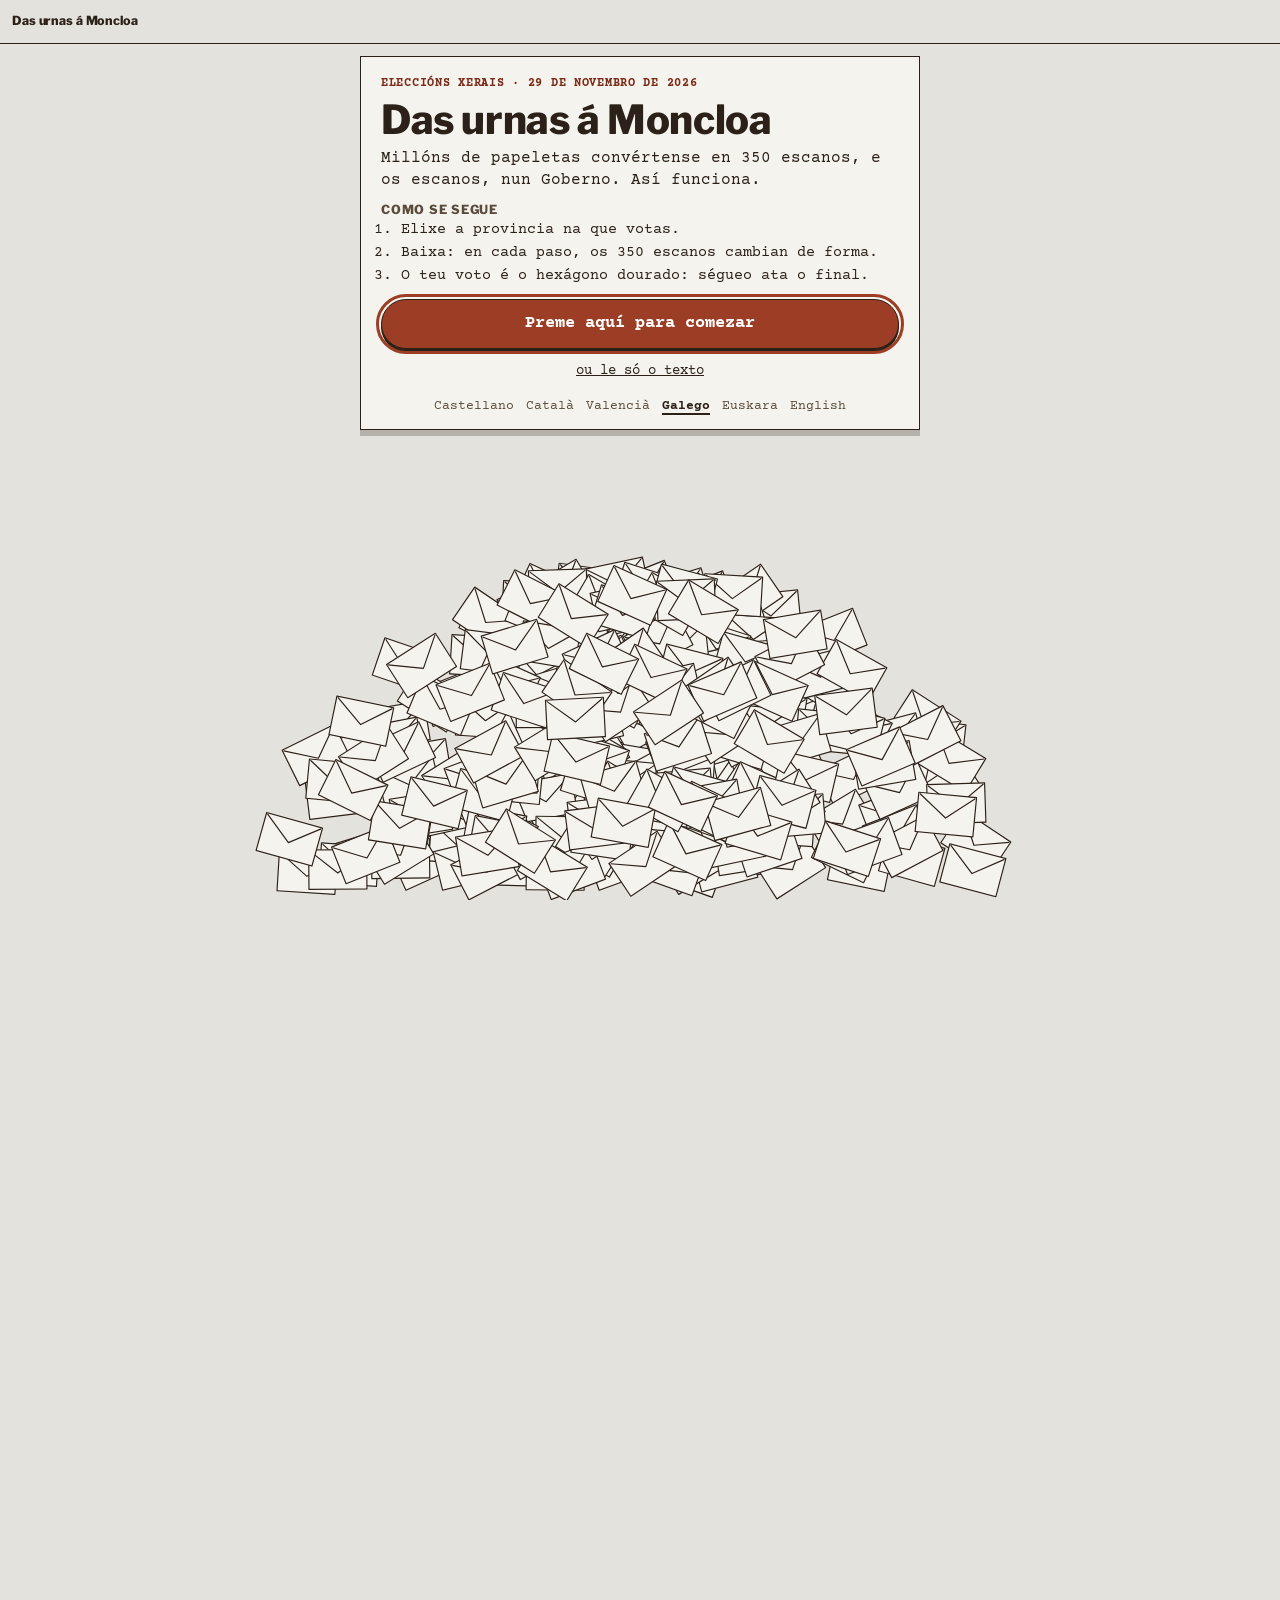
<file: gl/index.html>
<!DOCTYPE html>
<!-- Generado con herramientas/idiomas.py a partir de index.html, idiomas/gl.txt y js/idiomas/gl.js. No editar a mano. -->
<html lang="gl">
<head>
<meta charset="utf-8">
<meta name="viewport" content="width=device-width, initial-scale=1">
<title>Das urnas á Moncloa · Como funcionan as eleccións do 29N</title>
<meta name="description" content="Que se vota o 29N e como se pasa dunha papeleta a un Goberno, contado cos 350 escanos do Congreso.">
<meta name="author" content="Guillermo Astiaso">
<meta name="theme-color" content="#E4E2DC">
<link rel="canonical" href="https://gastiaso.github.io/de-las-urnas-a-la-moncloa/gl/">
<link rel="alternate" hreflang="es" href="https://gastiaso.github.io/de-las-urnas-a-la-moncloa/">
<link rel="alternate" hreflang="ca" href="https://gastiaso.github.io/de-las-urnas-a-la-moncloa/ca/">
<link rel="alternate" hreflang="ca-valencia" href="https://gastiaso.github.io/de-las-urnas-a-la-moncloa/va/">
<link rel="alternate" hreflang="gl" href="https://gastiaso.github.io/de-las-urnas-a-la-moncloa/gl/">
<link rel="alternate" hreflang="eu" href="https://gastiaso.github.io/de-las-urnas-a-la-moncloa/eu/">
<link rel="alternate" hreflang="en" href="https://gastiaso.github.io/de-las-urnas-a-la-moncloa/en/">
<link rel="alternate" hreflang="x-default" href="https://gastiaso.github.io/de-las-urnas-a-la-moncloa/">
<link rel="icon" href="../img/favicon.svg" type="image/svg+xml">
<link rel="apple-touch-icon" href="../img/icono-180.png">
<meta property="og:type" content="website">
<meta property="og:locale" content="gl_ES">
<meta property="og:site_name" content="Das urnas á Moncloa">
<meta property="og:title" content="Das urnas á Moncloa">
<meta property="og:description" content="Que se vota o 29N e como se pasa dunha papeleta a un Goberno, contado cos 350 escanos do Congreso.">
<meta property="og:url" content="https://gastiaso.github.io/de-las-urnas-a-la-moncloa/gl/">
<meta property="og:image" content="https://gastiaso.github.io/de-las-urnas-a-la-moncloa/img/compartir.jpg">
<meta property="og:image:width" content="1200">
<meta property="og:image:height" content="630">
<meta property="og:image:alt" content="Os 350 escanos do Congreso debuxados como hexágonos sobre o mapa de España, co título «De las urnas a la Moncloa».">
<meta name="twitter:card" content="summary_large_image">
<link rel="preload" href="../fuentes/courier-prime-latin-400-normal.woff2" as="font" type="font/woff2" crossorigin>
<link rel="preload" href="../fuentes/libre-franklin-latin-800-normal.woff2" as="font" type="font/woff2" crossorigin>
<link rel="stylesheet" href="../css/estilo.css">
<noscript><style>
/* sin JavaScript: todo el texto seguido, sin escenario ni juegos */
.bar button,#sliders,#apostar,#resto,.calc,#sen,.selProv,label.sel,.solo-js,#repetirReparto{display:none}
.tip{display:block;position:static;grid-column:1/-1;margin:0 0 8px 122px;background:transparent;color:var(--ink);padding:0}
main{width:auto;max-width:680px;margin:0 auto;padding:56px 10px 24px}.paso{min-height:0;margin-bottom:12px}.pie{width:auto}
</style></noscript>
</head>
<body>
<a class="saltar" href="#salida" id="saltar">Ler só o texto, sen animación</a>
<header class="bar">
<b>Das urnas á Moncloa</b>
<button type="button" id="donde" aria-expanded="false" aria-controls="indice">Saída ▾</button>
</header>
<nav id="indice" hidden aria-label="Ir a un paso"></nav>
<p id="anuncio" class="vh" role="status" aria-live="polite"></p>
<main>

<section class="paso corta" data-k="0" id="salida">
<div class="portada">
<h1>Das urnas á Moncloa</h1>
<p>Que votas o 29N e como se pasa da túa papeleta a un Goberno, cos 350 escanos do Congreso.</p>
<p class="nota solo-js">Baixa para comezar ↓</p>
<noscript><p class="nota">Este navegador non executa JavaScript: móstrase só o texto, sen a escena nin os xogos.</p></noscript>
<p class="prueba" id="avisoPrueba" hidden></p>
<nav class="idiomas" aria-label="Idioma" translate="no">
<a href="../" lang="es" hreflang="es">Castellano</a>
<a href="../ca/" lang="ca" hreflang="ca">Català</a>
<a href="../va/" lang="ca-valencia" hreflang="ca-valencia">Valencià</a>
<a href="../gl/" lang="gl" hreflang="gl" aria-current="page">Galego</a>
<a href="../eu/" lang="eu" hreflang="eu">Euskara</a>
<a href="../en/" lang="en" hreflang="en">English</a>
</nav>
</div>
</section>

<section class="paso" data-k="1">
<article class="tarjeta" aria-labelledby="tit1">
<div class="cuerpo">
<h2 id="tit1">1 · Que se vota</h2>
<p>O 29N non elixes presidente: elixes os 350 deputados do Congreso, que son os que o elixen. Os seus asentos, os <button type="button" class="glos" data-g="escano">escanos</button>, repártense por <button type="button" class="glos" data-g="circ">circunscricións</button>: na práctica, por provincias.</p>
<p class="nota solo-js">Toca as palabras subliñadas para ver que significan.</p>
<label class="sel" for="prov">Elixe a túa provincia</label>
<select id="prov" class="selProv"></select>
<p id="provTxt" aria-live="polite"></p>
<p class="nota solo-js">No mapa, cada hexágono é un escano: as provincias medran ou encollen segundo os escanos que reparten, dentro da silueta de España. Canarias, abaixo á esquerda.</p>
<h3>Saber máis</h3>
<details><summary>Por que unhas provincias teñen máis escanos</summary>
<p>Cada provincia ten de saída dous escanos; Ceuta e Melilla, un cada unha. Son 102. Os outros 248 repártense segundo a poboación.</p>
<p>A conta é así: divídese a poboación de todas as provincias entre 248 e sae unha cota. Cada provincia recibe tantos escanos como veces cabe esa cota na súa poboación. Os que sobran van para as provincias que quedaron máis preto de conseguir un máis.</p>
<p>Para o 29N usouse o padrón a 1 de xaneiro de 2025, e a cota é duns 197.000 habitantes. Madrid suma 36 aos seus dous de saída e elixe 38; Soria non chega á cota e queda cos seus dous.</p>
<p class="nota">Fontes: LOREG (a lei electoral), art. 162; Real decreto 806/2026, anexo; Real decreto 1117/2025, anexo. A cifra de 102 é a suma de 50 provincias por dous, máis Ceuta e Melilla. A cota (197.355) é conta propia, e con ela sae exactamente o reparto do decreto.</p>
</details>
<details><summary>Quen pode votar</summary>
<p>Poden votar os españois maiores de idade que estean inscritos no <button type="button" class="glos" data-g="censo">censo electoral</button>. A lei só lle quita o dereito de voto a quen sexa condenado en firme a perdelo, e o Código Penal vixente xa non prevé esa pena.</p>
<p>Vótase en persoa, na mesa que che toca, e unha soa vez. Para identificarte vale o DNI, o pasaporte ou o carné de conducir con foto. O 29N vale tamén o DNI no móbil (aplicación MiDNI); o carné de conducir da aplicación miDGT, non.</p>
<p class="nota">Fontes: LOREG, arts. 2, 3, 4 e 85; Código Penal, art. 39; Xunta Electoral Central, Acordo 334/2026.</p>
</details>
<details><summary>Por que o 29 de novembro</summary>
<p>O presidente do Goberno adiantou as eleccións: o decreto que disolveu as Cortes saíu no BOE, o boletín oficial do Estado, o 6 de outubro. A lei fixa a votación 54 días despois da convocatoria, e iso cae en domingo 29 de novembro.</p>
<p>Se un día houbese que repetir as eleccións, o prazo sería máis curto: 47 días.</p>
<p class="nota">Fontes: Constitución, art. 115; LOREG, art. 42.1 e disposición adicional sétima; Real decreto 806/2026, arts. 1 e 2, publicado no BOE do 6 de outubro de 2026. O 29 de novembro é o cálculo do día 54.</p>
</details>
<details><summary>Como é ir votar</summary>
<p>Os colexios abren de 9:00 a 20:00, sen interrupción. Votas dúas veces: unha papeleta branca para o Congreso e outra sepia para o Senado, cada unha no seu sobre.</p>
<p>Podes usar a cabina, pero non é obrigatorio. Na mesa dis o teu nome e identifícaste; o presidente repíteo en voz alta, di «vota» e ti metes o sobre na urna.</p>
<p>O voto é secreto: ninguén te pode obrigar a dicir o que votaches. Se non podes ler ou manexar as papeletas, pode axudarte unha persoa da túa confianza.</p>
<p class="nota">Fontes: LOREG, arts. 5, 84, 86 e 87; Real decreto 605/1999, art. 4.</p>
</details>
<details><summary>Quen está na mesa</summary>
<p>A <button type="button" class="glos" data-g="mesael">mesa electoral</button> son tres persoas: un presidente e dous vogais. Saen por sorteo entre os votantes desa mesa que saben ler e escribir e teñen menos de setenta anos. É obrigatorio.</p>
<p>Cando pecha o colexio, eles abren a urna e contan os votos en público, un a un e en voz alta.</p>
<p class="nota">Fontes: LOREG, arts. 25, 26, 27 e 95.</p>
</details>
<details><summary>Quen vixía as eleccións</summary>
<p>As <button type="button" class="glos" data-g="junta">xuntas electorais</button>. Velan por que o proceso sexa limpo e igual para todos, resolven queixas e recursos, vixían as enquisas e fan o reconto oficial.</p>
<p>Hai unha Xunta Electoral Central, en Madrid, unha en cada provincia e outras de zona. A Central fórmana oito maxistrados do Tribunal Supremo, elixidos por sorteo, e cinco catedráticos de Dereito, Ciencia Política ou Socioloxía propostos polos partidos con deputados. Nas provinciais e nas de zona tamén son maioría os xuíces.</p>
<p class="nota">Fontes: LOREG, arts. 8, 9, 10, 11, 19, 69 e 103.</p>
</details>
<details><summary>Que son as Cortes e para que serven</summary>
<p>As <button type="button" class="glos" data-g="cortes">Cortes Xerais</button> son o Congreso e o Senado xuntos. Fan as leis, aproban os Orzamentos e controlan o Goberno. Elíxense para catro anos.</p>
<p>Das dúas cámaras, o Congreso é o que elixe o presidente do Goberno e o que pode levantar os <button type="button" class="glos" data-g="veto">vetos</button> do Senado.</p>
<p class="nota">Fontes: Constitución, arts. 66, 68.4, 69.6, 90 e 99.</p>
</details>
<details><summary>Como son as listas</summary>
<p>Ao Congreso votas unha <button type="button" class="glos" data-g="lista">lista</button> enteira dun partido, con tantos nomes como escanos reparte a túa provincia. Non podes riscar ninguén nin cambiar a orde: o voto sería nulo.</p>
<p>As listas alternan mulleres e homes. Pode presentarse calquera español maior de idade con dereito a voto, agás algúns cargos, como xuíces, militares ou policías en activo.</p>
<p class="nota">Fontes: LOREG, arts. 6, 44 bis, 46 e 96.</p>
</details>
</div>
</article>
</section>

<section class="paso" data-k="2">
<article class="tarjeta" aria-labelledby="tit2">
<div class="cuerpo">
<h2 id="tit2">2 · Do voto ao escano</h2>
<p id="betIntro"></p>
<div id="sliders"></div>
<p id="resto" style="font-weight:700;margin-top:6px"></p>
<p id="betErr" class="err" role="alert" hidden>Reparte todos os escanos antes de apostar.</p>
<button type="button" class="pill" id="apostar">Apostar</button>
<div id="betRes" hidden>
<p class="res" id="betHit"></p>
<p style="font-size:14px">O partido E non chega á <button type="button" class="glos" data-g="barrera">barreira</button> do 3 % e queda fóra. Sen ela tampouco tería sacado escano, nin en Madrid: aos pequenos fréaos que haxa poucos escanos.</p>
<button type="button" class="pill sec" id="reapostar">Apostar de novo</button>
</div>
<h3>Saber máis</h3>
<details><summary>Como se fai o reparto</summary>
<p>Divídense os votos de cada partido entre 1, 2, 3 e así sucesivamente. Os escanos van, un a un, para os resultados máis altos de toda a táboa. É a <button type="button" class="glos" data-g="dhondt">regra D'Hondt</button>.</p>
<p>Esta é a táboa da túa provincia cos partidos do exemplo. En cor tella, as divisións que levan escano, numeradas na orde en que o conseguen:</p>
<div class="tabla" id="cocientes"></div>
<p id="pasoReparto" class="paso-reparto"></p>
<button type="button" class="pill sec" id="repetirReparto">Ver o reparto escano a escano</button>
<p>A propia lei pon un exemplo: con 480.000 votos repartidos entre seis partidos e 8 escanos, o partido máis votado leva catro, o segundo dous, e o terceiro e o cuarto, un cada un.</p>
<p class="nota">Fonte: LOREG, art. 163. Na táboa, as porcentaxes inventadas fan de votos.</p>
</details>
<details><summary>Desde cando se usa</summary>
<p>A regra D'Hondt úsase desde 1977. Fixouna o real decreto lei de normas electorais de marzo daquel ano, que regulou as primeiras eleccións tras a Lei para a reforma política (a que abriu paso ás primeiras eleccións democráticas), xa con 350 deputados. Xa lle chamaba «regra d'Hondt», xa poñía a barreira no 3 % e xa traía o mesmo exemplo de 480.000 votos que trae hoxe a lei.</p>
<p>Aquel decreto presentábaa como un freo a que o Congreso quedase demasiado fragmentado. E o reparto daquela era outro: Madrid elixía 32 deputados, Barcelona 33 e Soria 3.</p>
<p>A regra leva o nome de Victor D'Hondt (1841-1901), profesor de dereito civil na Universidade de Gante. Propúxoa nun libro de 1882. Bélxica adoptouna en 1899 e estreouna nas eleccións de 1900.</p>
<p>Nun folleto de 1878 defendera outro sistema. El mesmo conta que cambiou de idea polas críticas dun avogado de Gante.</p>
<p class="nota">Fontes: Real decreto lei 20/1977, do 18 de marzo, sobre normas electorais: preámbulo e arts. 19 e 20; V. D'Hondt, <i>Système pratique et raisonné de représentation proportionnelle</i> (1882); G. Beatse, en <i>Liber memorialis</i> da Universidade de Gante, t. I (1913), pp. 428-429; F. Dhondt, <i>Seqüência</i>, n.º 86 (2020).</p>
</details>
<details><summary>A barreira do 3 %</summary>
<p>Antes de repartir apártanse os partidos que non chegan ao 3 % dos <button type="button" class="glos" data-g="validos">votos válidos</button> da provincia. Os seus votos non se lle pasan a ninguén: simplemente non entran na táboa.</p>
<p>A barreira mídese provincia a provincia, non en toda España. Na práctica só pode decidir onde se reparten moitos escanos, como Madrid ou Barcelona: nas demais provincias, para sacar un fai falta bastante máis do 3 %.</p>
<p class="nota">Fonte: LOREG, art. 163. Onde pode decidir a barreira é unha conta propia a partir da regra.</p>
</details>
<details><summary>Branco, nulo e abstención</summary>
<p>O <button type="button" class="glos" data-g="blanco">voto en branco</button> é un sobre baleiro. É válido: non vai para ningún partido, pero conta no total e por iso sobe un pouco o listón do 3 %.</p>
<p>O <button type="button" class="glos" data-g="nulo">voto nulo</button> non conta para o reparto. É nulo, por exemplo, o voto cunha papeleta con algo riscado ou engadido, ou nun sobre que non é o oficial. Se metes dúas papeletas do mesmo partido, vale como un só voto.</p>
<p>Quen non vai votar abstense: non entra en ningunha conta.</p>
<p class="nota">Fontes: LOREG, arts. 96 e 108.</p>
</details>
<details><summary>Que pasa se hai empate</summary>
<p>Se dous partidos empatan nunha división, o escano é para o que ten máis votos en total. Se tamén empatan niso, sortéase.</p>
<p class="nota">Fonte: LOREG, art. 163.</p>
</details>
<details><summary>Quen ocupa cada escano</summary>
<p>Os escanos dun partido son para os primeiros da súa lista, por orde. Se un deputado renuncia ou morre, entra o seguinte da mesma lista ou un <button type="button" class="glos" data-g="suplente">suplente</button>. Non hai que votar de novo.</p>
<p class="nota">Fontes: LOREG, arts. 163 e 164.</p>
</details>
<details><summary>Ceuta e Melilla</summary>
<p>Cada unha elixe un só deputado, así que non hai nada que repartir: gaña quen saca máis votos.</p>
<p class="nota">Fonte: LOREG, art. 163.2.</p>
</details>
<details><summary>O último escano</summary>
<p>O último escano de cada provincia adoita ser o máis disputado. Lévao o partido coa seguinte división máis alta, e ás veces outro queda moi preto.</p>
<p>Cando haxa resultados, no paso 10 verás por cantos votos se decidiu na túa provincia.</p>
<p class="nota">Explicación propia a partir da regra do art. 163 da LOREG.</p>
</details>
</div>
</article>
</section>

<section class="paso" data-k="3">
<article class="tarjeta" aria-labelledby="tit3">
<div class="cuerpo">
<h2 id="tit3">3 · Onde votas</h2>
<p id="hab" aria-live="polite"></p>
<p>As mesmas porcentaxes non dan o mesmo en todas partes. Cantos menos escanos reparte unha provincia, menos partidos entran.</p>
<ul class="lista" id="comp"></ul>
<h3>Saber máis</h3>
<details><summary>Cantos habitantes hai detrás de cada escano</summary>
<p>Os escanos repártense por poboación, pero cun mínimo de dous por provincia. Por iso cada deputado dunha provincia pequena representa moitos menos habitantes.</p>
<p>Para o 29N, en Soria hai un escano por cada 45.117 habitantes; en Madrid, un por cada 187.817: catro veces máis.</p>
<p>Iso non quere dicir que o voto valla máis en Soria. Alí só se reparten dous escanos, e os votos a quen non quede entre os dous primeiros non elixen a ninguén. En Madrid, con 38, case todos os votos van a partidos que sacan algún escano.</p>
<p>A conta é de habitantes, non de votantes: inclúe menores e estranxeiros, que non votan nestas eleccións.</p>
<ol class="barras" id="barrasHab" aria-label="Habitantes por escano en cada circunscrición, de menos a máis"></ol>
<p class="nota">Fontes: Real decreto 1117/2025, anexo (padrón a 1 de xaneiro de 2025); Real decreto 806/2026, anexo; LOREG, arts. 2 e 162. Habitantes por escano: conta propia, poboación entre escanos.</p>
</details>
<details><summary>Por que pasa</summary>
<p>Con dous escanos entran, como moito, os dous partidos máis votados. Con 38, ata un partido co 9 % consegue varios. A regra é a mesma; cambia o tamaño da provincia.</p>
<p>No exemplo, con dous escanos non abonda nin un 17 %. Nas provincias pequenas, o listón de verdade está moi por riba do 3 %.</p>
<p class="nota">Exemplo propio: os mesmos cinco partidos inventados e as mesmas porcentaxes nas dúas provincias.</p>
</details>
<details><summary>Que di a Constitución e que di a lei</summary>
<p>A Constitución fixa tres cousas: que o Congreso teña entre 300 e 400 deputados, que cada provincia sexa unha circunscrición cun mínimo de escanos e que o reparto sexa proporcional.</p>
<p>O demais decídeo a lei electoral: que sexan 350, que cada provincia teña dous de saída, a regra D'Hondt e a barreira do 3 %.</p>
<p>Cambiar a lei electoral esixe <button type="button" class="glos" data-g="absoluta">maioría absoluta</button> do Congreso, porque é unha <button type="button" class="glos" data-g="organica">lei orgánica</button>. Cambiar a Constitución esixe bastante máis.</p>
<p class="nota">Fontes: Constitución, arts. 68 e 81; LOREG, arts. 162 e 163.</p>
</details>
<details><summary>Cantas provincias hai de cada tamaño</summary>
<p id="tamanos"></p>
<p class="nota">Conta propia a partir do anexo do Real decreto 806/2026.</p>
</details>
</div>
</article>
</section>

<section class="paso" data-k="4">
<article class="tarjeta" aria-labelledby="tit4">
<div class="cuerpo">
<h2 id="tit4">4 · O Senado</h2>
<p>Ao Senado vótase doutra maneira: marcas persoas, non listas. Nunha provincia podes marcar ata tres nomes e saen as catro persoas máis votadas.</p>
<fieldset id="sen"><legend class="nota">Proba a marcar (nomes inventados)</legend></fieldset>
<p id="senTxt" style="font-weight:700"></p>
<p>O Senado non elixe o presidente nin o fai caer. Sen el non se reforma a Constitución, e elixe parte do Tribunal Constitucional e do Consello Xeral do Poder Xudicial.</p>
<h3>Saber máis</h3>
<details><summary>A chave da reforma constitucional</summary>
<p>Para reformar a Constitución fan falta tres quintos do Congreso e tres quintos do Senado. Se o Senado non chega a tres quintos, queda outra vía: que o aprobe por maioría absoluta e que o Congreso o aprobe por dous terzos. Sen a maioría absoluta do Senado, a reforma non sae.</p>
<p>As reformas máis fondas, as que tocan o título preliminar (os principios de partida, como a soberanía ou a unidade), os dereitos fundamentais ou a Coroa, esixen dous terzos de cada cámara, disolver as Cortes, que as novas ratifiquen a decisión e aproben o texto por dous terzos, e un referendo.</p>
<p>Na práctica, quen teña a metade do Senado ou máis pode bloquear calquera reforma, e quen teña máis dun terzo, as máis fondas. Ademais, nas demais reformas, unha décima parte dos senadores ou dos deputados pode esixir un referendo.</p>
<p>Estas contas fanse sobre todos os senadores, incluídos os que designan os parlamentos autonómicos, non só sobre os 209 que se votan.</p>
<p class="nota">Fontes: Constitución, arts. 167 e 168. As cifras de bloqueo son unha conta propia a partir desas maiorías.</p>
</details>
<details><summary>Nomeamentos que pasan polo Senado</summary>
<p>O Senado propón catro dos doce maxistrados do Tribunal Constitucional e elixe dez dos vinte vogais do Consello Xeral do Poder Xudicial, o órgano que goberna os xuíces; os outros dez, o Congreso. Nos dous casos fan falta tres quintos dos senadores.</p>
<p>Iso quere dicir que quen teña máis de dous quintos do Senado pode impedir eses nomeamentos.</p>
<p class="nota">Fontes: Constitución, arts. 122.3 e 159.1; Lei orgánica do poder xudicial, art. 567.2. O bloqueo é unha conta propia a partir da maioría de tres quintos.</p>
</details>
<details><summary>Illas, Ceuta e Melilla</summary>
<p>Gran Canaria, Mallorca e Tenerife elixen tres senadores e márcanse dous nomes. Ceuta e Melilla elixen dous e márcanse dous. Nas demais illas elíxese un e márcase un.</p>
<p>Ibiza e Formentera elixen por separado tras a reforma constitucional de maio de 2026.</p>
<p>En total elíxense así 209 senadores.</p>
<p class="nota">Fontes: Real decreto 806/2026, art. 3; LOREG, arts. 165 e 166; Constitución, art. 69. O total de 209 é unha suma propia a partir do decreto.</p>
</details>
<details><summary>Como é a papeleta</summary>
<p>É unha soa papeleta, sepia, con todas as candidaturas: cada partido cos seus candidatos debaixo e un recadro diante de cada nome. Marcas cunha cruz a quen elixas, como moito tres, e poden ser de partidos distintos: a lei só limita cantos.</p>
<p>Se marcas máis dos permitidos, o voto é nulo. Se non marcas ninguén, é un voto en branco.</p>
<p class="nota">Fontes: Real decreto 605/1999, art. 4 e anexo 3; LOREG, arts. 96, 166 e 172.3.</p>
</details>
<details><summary>Para que serve o Senado</summary>
<p>A Constitución defíneo como a cámara de representación territorial. Revisa as leis que lle chegan do Congreso: ten dous meses para cambialas ou para vetalas. O Congreso pode levantar ese <button type="button" class="glos" data-g="veto">veto</button>.</p>
<p>Hai unha cousa que só pode autorizar o Senado, por maioría absoluta: que o Goberno obrigue unha comunidade autónoma a cumprir a lei. É o artigo 155.</p>
<p>Tamén pode propoñer leis, crear comisións de investigación e, con 50 senadores, recorrer unha lei ante o Tribunal Constitucional.</p>
<p class="nota">Fontes: Constitución, arts. 69, 76, 87.1, 90, 155 e 162.1.</p>
</details>
<details><summary>O que o Senado non pode facer</summary>
<p>Non vota a <button type="button" class="glos" data-g="investidura">investidura</button> nin a <button type="button" class="glos" data-g="censura">moción de censura</button>: iso é só do Congreso. Tampouco decide sobre os <button type="button" class="glos" data-g="decretoley">decretos lei</button> do Goberno nin sobre os estados de alarma, excepción e sitio.</p>
<p>Pode pedirlle explicacións ao Goberno cada semana, pero non facelo caer.</p>
<p class="nota">Fontes: Constitución, arts. 86, 99, 111, 113 e 116.</p>
</details>
<details><summary>Se o Senado ten outra maioría</summary>
<p>Se no Senado manda unha maioría distinta da do Congreso, pode atrasar as leis dous meses e obrigar o Congreso a votalas outra vez. E pode bloquear as reformas constitucionais e os nomeamentos que esixen tres quintos.</p>
<p>O que non pode é parar unha lei para sempre: o Congreso ten a última palabra.</p>
<p class="nota">Explicación propia a partir dos arts. 90, 122.3, 159.1, 167 e 168 da Constitución.</p>
</details>
<details><summary>Os senadores que non se votan</summary>
<p>Ademais dos elixidos nas urnas, cada parlamento autonómico designa un senador, máis outro por cada millón de habitantes da súa comunidade. Son os <button type="button" class="glos" data-g="designacion">senadores por designación</button>.</p>
<p>Na lexislatura de 2023 a 2026 foron 58, que se sumaron aos 208 elixidos aquel ano: 266 en total. O número recalcúlase con cada elección xeral, coa poboación oficial dese momento.</p>
<p>Non se elixen o 29N, pero contan igual ca os demais: as maiorías do Senado calcúlanse sobre todos os senadores, non só sobre os 209 que saen das urnas.</p>
<p>Despois das eleccións, cada parlamento autonómico confirma os seus ou desígnaos de novo, segundo as súas propias normas.</p>
<p>Se un senador elixido nas urnas deixa o escano, ocúpao o seu suplente.</p>
<p class="nota">Fontes: Constitución, art. 69.5; LOREG, arts. 165.4 e 166.2; Regulamento do Senado, art. 1.2, e normas de designación de cada comunidade; Senado, cadro de evolución do número de senadores designados (revisado o 12 de marzo de 2024) e composición do Senado (revisada o 20 de maio de 2026).</p>
</details>
</div>
</article>
</section>

<section class="paso" data-k="5">
<article class="tarjeta" aria-labelledby="tit5">
<div class="cuerpo">
<h2 id="tit5">5 · As maiorías</h2>
<p>Para elixir presidente á primeira fai falta a <button type="button" class="glos" data-g="absoluta">maioría absoluta</button>: 176 votos a favor de 350. Se non sae, 48 horas despois abonda coa <button type="button" class="glos" data-g="simple">maioría simple</button>: máis votos a favor que en contra.</p>
<p class="nota">En cor tella, no <button type="button" class="glos" data-g="hemiciclo">hemiciclo</button>, os 176 escanos que fan falta para pasar da metade.</p>
<h3>Saber máis</h3>
<details><summary>Por que a abstención pesa distinto</summary>
<p>Na primeira votación só contan os votos a favor: hai que xuntar 176, e quen se abstén non axuda.</p>
<p>Na segunda compáranse os votos a favor e os votos en contra. Aí, absterse en vez de votar en contra si que axuda o candidato, porque hai un voto en contra menos que superar.</p>
<p class="nota">Explicación propia a partir do art. 99.3 da Constitución.</p>
</details>
<details><summary>Outras maiorías</summary>
<p>A maioría absoluta (176) tamén fai falta para aprobar as leis orgánicas e a moción de censura.</p>
<p>Tres quintos (210): reformar a Constitución, propoñer maxistrados do Tribunal Constitucional e elixir vogais do Consello Xeral do Poder Xudicial.</p>
<p>Dous terzos (234): as reformas constitucionais máis fondas.</p>
<p class="nota">Fontes: Constitución, arts. 81, 99, 113, 159, 167 e 168; Lei orgánica do poder xudicial, art. 567.2. As cifras 210 e 234 son o cálculo sobre 350 deputados.</p>
</details>
<details><summary>O día a día: quórum e maioría simple</summary>
<p>Para que unha votación valla ten que estar presente máis da metade da Cámara: é o <button type="button" class="glos" data-g="quorum">quórum</button>. As decisións correntes saen con máis votos a favor que en contra entre os presentes.</p>
<p>Se hai empate, vótase outra vez. Se persiste, faise unha pausa e vótase unha terceira vez. Se segue o empate, a proposta dáse por rexeitada.</p>
<p class="nota">Fontes: Constitución, art. 79; Regulamento do Congreso, arts. 78, 79 e 88.</p>
</details>
<details><summary>Leis orgánicas e decretos lei</summary>
<p>As leis orgánicas tratan os asuntos de máis peso: os dereitos fundamentais, os estatutos de autonomía ou as regras electorais. Necesitan maioría absoluta do Congreso.</p>
<p>O <button type="button" class="glos" data-g="decretoley">decreto lei</button> é a vía do Goberno para casos urxentes: apróbao el só e entra en vigor, pero o Congreso ten trinta días para mantelo ou tombalo.</p>
<p class="nota">Fontes: Constitución, arts. 81 e 86.</p>
</details>
<details><summary>Moción de censura e cuestión de confianza</summary>
<p>A <button type="button" class="glos" data-g="censura">moción de censura</button> é a forma de cambiar de presidente sen eleccións. Asínana polo menos 35 deputados, leva o nome dun candidato e necesita maioría absoluta. Se sae, ese candidato pasa a ser presidente.</p>
<p>A <button type="button" class="glos" data-g="confianza">cuestión de confianza</button> vai ao revés: pídea o propio presidente. Abóndalle a maioría simple. Se a perde, dimite e búscase novo presidente.</p>
<p class="nota">Fontes: Constitución, arts. 112, 113 e 114. Os 35 deputados son a décima parte de 350.</p>
</details>
<details><summary>Os Orzamentos</summary>
<p>Prepáraos o Goberno e apróbanos as Cortes. Se o ano comeza sen Orzamentos novos, seguen valendo os do ano anterior ata que se aproben.</p>
<p>Así, un Goberno que non consegue aprobar os seus Orzamentos pode seguir gobernando coas contas doutro ano.</p>
<p class="nota">Fonte: Constitución, art. 134.</p>
</details>
</div>
</article>
</section>

<section class="paso" data-k="6">
<article class="tarjeta" aria-labelledby="tit6">
<div class="cuerpo">
<h2 id="tit6">6 · Pactos</h2>
<p>Se ningún partido chega el só a 176, hai que pactar. É presidente quen xunta máis votos a favor que en contra, sexa ou non do partido máis votado.</p>
<p>Toca cada partido para cambiar o seu voto na <button type="button" class="glos" data-g="investidura">investidura</button>: non, si ou <button type="button" class="glos" data-g="abstencion">abstención</button>. Cada combinación é a investidura dun candidato concreto: ti decides de quen.</p>
<p class="nota" id="calcNota"></p>
<div class="calc" id="calc6"></div>
<p class="nota">ERC: Esquerra Republicana de Catalunya · PNV: Partido Nacionalista Vasco · BNG: Bloque Nacionalista Galego · CC: Coalición Canaria · UPN: Unión do Pobo Navarro.</p>
<h3>Saber máis</h3>
<details><summary>Como se apoia un candidato</summary>
<p>Un partido pode axudar un candidato co seu voto: cun si, ou absténdose para que lle abonde a segunda votación. E pode ir máis alá: entrar no Goberno con el (unha coalición) ou quedar fóra e pactar o seu apoio, para toda a lexislatura ou lei a lei.</p>
<p>A investidura só abre a porta: despois, cada lei e cada orzamento necesitan a súa propia maioría. O que se pide a cambio non está en ningunha lei: é negociación política.</p>
<p class="nota">Explicación propia. As maiorías, no art. 99 da Constitución.</p>
</details>
<details><summary>Por que se moven partidos enteiros</summary>
<p>A calculadora move partidos enteiros porque os deputados votan case sempre o que decide o seu partido: é a disciplina de voto.</p>
<p>Non é unha obriga legal. A Constitución di que deputados e senadores non están suxeitos a mandato imperativo: ninguén os pode obrigar legalmente a votar nun sentido.</p>
<p class="nota">Fonte: Constitución, art. 67.2. A disciplina de voto é unha explicación propia.</p>
</details>
<details><summary>Como se vota a investidura</summary>
<p>Un a un e en voz alta. Chámase cada deputado por orde alfabética do primeiro apelido, comezando por un sacado á sorte, e responde «si», «non» ou «abstención». Os membros do Goberno que son deputados e a <button type="button" class="glos" data-g="mesa">Mesa do Congreso</button> votan ao final.</p>
<p>Antes hai debate: o candidato explica o seu programa sen límite de tempo e cada <button type="button" class="glos" data-g="grupo">grupo parlamentario</button> respóndelle durante media hora.</p>
<p class="nota">Fontes: Regulamento do Congreso, arts. 85, 86 e 171.</p>
</details>
<details><summary>Se a investidura falla</summary>
<p>Se o candidato non sae, o Rei pode facer novas propostas. Pero o reloxo xa corre: dous meses despois da primeira votación, se non hai presidente, disólvense as Cortes e vótase de novo.</p>
<p>Pasou dúas veces. En 2016 e en 2019 ninguén logrou a investidura a tempo e repetíronse as eleccións.</p>
<p>Nunha repetición todo vai máis rápido: vótase 47 días despois da convocatoria, non 54.</p>
<p class="nota">Fontes: Constitución, art. 99; LOREG, art. 42 e disposición adicional sétima (engadida pola Lei orgánica 2/2016); Reais decretos 184/2016 e 551/2019.</p>
</details>
<details><summary>De onde saen estes escanos</summary>
<p>Son os escanos que cada partido sacou nas últimas eleccións xerais, as do 23 de xullo de 2023. Non son unha enquisa nin unha estimación.</p>
<p>Con eles, a investidura de novembro de 2023 saíu á primeira: 179 votos a favor e 171 en contra. Proba a repetila, ou busca outras combinacións.</p>
<p>Os escanos do 29N estarán no paso 12 cando haxa resultados.</p>
<p class="nota">Fontes: Xunta Electoral Central, resultados das eleccións do 23 de xullo de 2023 (BOE do 1 de setembro de 2023; os 121 escanos do PSOE inclúen os 19 do PSC); Diario de Sesións do Congreso, Pleno núm. 8, do 16 de novembro de 2023.</p>
</details>
<details><summary>Por que aquí non hai enquisas</summary>
<p>A lei prohibe publicar, difundir ou reproducir sondaxes electorais nos cinco días anteriores á votación: para o 29N, do 24 ao 28 de novembro. Esta calculadora non usa enquisas nin estimacións: usa un resultado, o de 2023.</p>
<p>Quen vixía que se cumpra é a Xunta Electoral Central.</p>
<p class="nota">Fonte: LOREG, art. 69.7. Do 24 ao 28 de novembro é o cálculo dos cinco días.</p>
</details>
</div>
</article>
</section>

<section class="paso" data-k="7">
<article class="tarjeta" aria-labelledby="tit7">
<div class="cuerpo">
<h2 id="tit7">7 · Do 29N ao Goberno</h2>
<p>O prazo de dous meses para elixir presidente non arrinca o 29N. Comeza coa primeira votación de <button type="button" class="glos" data-g="investidura">investidura</button>.</p>
<p class="nota solo-js">Toca cada data para ver o que pasa ese día.</p>
<ol class="calendario">
<li class="fase">Antes de votar</li>
<li class="hito" data-f="2026-10-06"><button type="button" class="fecha" aria-expanded="false" aria-controls="h1">mar 6 out</button><span class="que">Disólvense as Cortes e convócanse eleccións</span><span class="tip" id="h1">O Real decreto 806/2026 sae no BOE: disolve o Congreso e o Senado elixidos en xullo de 2023 e fixa a votación 54 días despois, o domingo 29 de novembro. <small>Real decreto 806/2026, arts. 1 e 2; LOREG, art. 42.1.</small></span></li>
<li class="hito" data-f="2026-11-13"><button type="button" class="fecha" aria-expanded="false" aria-controls="h2">ven 13 nov</button><span class="que">Comeza a campaña</span><span class="tip" id="h2">Quince días nos que os partidos piden o voto con mitins, carteis e anuncios. Arrinca ás cero horas. <small>LOREG, art. 51; Real decreto 806/2026, art. 4.</small></span></li>
<li class="hito" data-f="2026-11-19"><button type="button" class="fecha" aria-expanded="false" aria-controls="h3">xov 19 nov</button><span class="que">Último día para pedir o voto por correo</span><span class="tip" id="h3">Pídese nunha oficina de Correos, en persoa e co DNI, ou por internet con certificado electrónico. As papeletas chegan á casa. O voto entrégase despois nunha oficina de Correos, identificándose, como moi tarde o xoves 26 de novembro ás 14:00: a Xunta Electoral Central ampliou un día o prazo legal, que remataba o 25. <small>LOREG, arts. 72 e 73; Xunta Electoral Central, Instrución 5/2023, Acordo 11/2023 e ampliación do prazo para o 29N (expediente 320/518). Datas: cálculo do décimo día anterior e do último antes do terceiro.</small></span></li>
<li class="hito" data-f="2026-11-21" data-hasta="2026-11-26"><button type="button" class="fecha" aria-expanded="false" aria-controls="h4">21 a 26 nov</button><span class="que">Voto nos consulados</span><span class="tip" id="h4">Quen vive no estranxeiro pode depositar o seu voto nunha urna do seu consulado ou embaixada. Se o manda por correo, ten que envialo como moi tarde o 24 e ten que chegar ao consulado como moi tarde o 27. <small>LOREG, art. 75. Datas: cálculo dos prazos do artigo.</small></span></li>
<li class="hito" data-f="2026-11-24" data-hasta="2026-11-28"><button type="button" class="fecha" aria-expanded="false" aria-controls="h5">24 a 28 nov</button><span class="que">Non se poden publicar enquisas</span><span class="tip" id="h5">A lei prohibe publicar, difundir ou reproducir sondaxes electorais nos cinco días anteriores á votación. <small>LOREG, art. 69.7.</small></span></li>
<li class="hito" data-f="2026-11-27"><button type="button" class="fecha" aria-expanded="false" aria-controls="h6">ven 27 nov</button><span class="que">Remata a campaña</span><span class="tip" id="h6">Á medianoite acábanse os mitins, a propaganda e os actos de campaña. <small>LOREG, art. 51; Real decreto 806/2026, art. 4.</small></span></li>
<li class="hito" data-f="2026-11-28"><button type="button" class="fecha" aria-expanded="false" aria-controls="h7">sáb 28 nov</button><span class="que">Xornada de reflexión</span><span class="tip" id="h7">A véspera non pode haber propaganda nin actos de campaña. Tampouco o día da votación. <small>LOREG, arts. 51.3 e 53.</small></span></li>
<li class="fase">A votación</li>
<li class="hito clave" data-f="2026-11-29"><button type="button" class="fecha" aria-expanded="false" aria-controls="h8">dom 29 nov</button><span class="que">Vótase, de 9:00 a 20:00</span><span class="tip" id="h8">Os colexios non pechan en todo o día. Ao acabar, cada mesa abre a urna e conta os votos en público. Pola noite coñécese o reconto provisional. <small>LOREG, arts. 84, 95 e 98.</small></span></li>
<li class="fase">O reconto oficial</li>
<li class="hito" data-f="2026-12-04"><button type="button" class="fecha" aria-expanded="false" aria-controls="h9">ven 4 dec</button><span class="que">Escrutinio xeral</span><span class="tip" id="h9">As xuntas electorais fan o reconto oficial coas actas das mesas e suman o voto chegado do estranxeiro. <small>LOREG, arts. 75 e 103. Data: cálculo do quinto día.</small></span></li>
<li class="hito" data-f="2026-12-07"><button type="button" class="fecha" aria-expanded="false" aria-controls="h10">lun 7 dec</button><span class="que">Como moi tarde, remata o escrutinio</span><span class="tip" id="h10">Despois proclámanse os elixidos. Desde a proclamación hai tres días para recorrer; os recursos resólveos o Tribunal Supremo. <small>LOREG, arts. 107.2, 108 e 112. Data: cálculo do oitavo día.</small></span></li>
<li class="fase">As novas Cortes</li>
<li class="hito clave" data-f="2026-12-23"><button type="button" class="fecha" aria-expanded="false" aria-controls="h11">mér 23 dec</button><span class="que">Constitúense o Congreso e o Senado</span><span class="tip" id="h11">Ás dez da mañá, cada cámara na súa sesión constitutiva. No Congreso preside ao principio o deputado de máis idade, elíxese a Mesa e os deputados xuran ou prometen a Constitución. <small>Real decreto 806/2026, art. 5; Constitución, art. 72.2; Regulamento do Congreso, arts. 1 a 4 e 37.</small></span></li>
<li class="hito" data-f="2026-12-24" data-hasta="2026-12-31"><button type="button" class="fecha" aria-expanded="false" aria-controls="h12">fins de dec</button><span class="que">Fórmanse os grupos parlamentarios</span><span class="tip" id="h12">Nos cinco días hábiles seguintes á sesión constitutiva: o prazo remata nos últimos días de decembro. Por regra xeral fan falta quince deputados; hai outra vía con cinco se se supera un mínimo de votos. <small>Regulamento do Congreso, arts. 23, 24 e 90 (os prazos por días cóntanse en días hábiles).</small></span></li>
<li class="hito" data-f="2027-01-01"><button type="button" class="fecha" aria-expanded="false" aria-controls="h13">ven 1 xan 2027</button><span class="que">Se non hai Orzamentos novos, seguen os anteriores</span><span class="tip" id="h13">Prorróganse automaticamente ata que se aproben outros. Un Goberno en funcións non pode aprobar o proxecto de Orzamentos. <small>Constitución, art. 134.4; Lei 50/1997, art. 21.5.</small></span></li>
<li class="fase">A investidura</li>
<li class="hito abierta"><button type="button" class="fecha" aria-expanded="false" aria-controls="h14">sen data</button><span class="que">O Rei consulta e propón un candidato</span><span class="tip" id="h14">Recibe os representantes dos partidos con escano e propón un candidato a través da presidencia do Congreso. A Constitución non lle pon prazo. <small>Constitución, art. 99.1.</small></span></li>
<li class="hito abierta clave"><button type="button" class="fecha" aria-expanded="false" aria-controls="h15">día D</button><span class="que">Debate e primeira votación</span><span class="tip" id="h15">O candidato expón o seu programa sen límite de tempo e cada grupo respóndelle. Necesita 176 votos a favor. Aquí arrinca o reloxo de dous meses. <small>Constitución, art. 99; Regulamento do Congreso, art. 171.</small></span></li>
<li class="hito abierta"><button type="button" class="fecha" aria-expanded="false" aria-controls="h16">D + 48 h</button><span class="que">Segunda votación</span><span class="tip" id="h16">Se non chegou a 176, abonda con máis votos a favor que en contra. Se tampouco sae, o Rei pode facer novas propostas. <small>Constitución, art. 99.3 e 99.4.</small></span></li>
<li class="hito abierta"><button type="button" class="fecha" aria-expanded="false" aria-controls="h17">D + 2 meses</button><span class="que">Se non hai presidente, novas eleccións</span><span class="tip" id="h17">Disólvense as Cortes e vótase 47 días despois da convocatoria. Pasou en 2016 e en 2019. <small>Constitución, art. 99.5; LOREG, disposición adicional sétima; Reais decretos 184/2016 e 551/2019.</small></span></li>
<li class="hito abierta"><button type="button" class="fecha" aria-expanded="false" aria-controls="h18">con presidente</button><span class="que">Nomeamento e novo Goberno</span><span class="tip" id="h18">O Rei nomea presidente o candidato investido e, por proposta súa, os ministros. Cando toman posesión, remata o Goberno en funcións. <small>Constitución, arts. 62, 99.3, 100 e 101.</small></span></li>
</ol>
<h3>Saber máis</h3>
<details><summary>A campaña e a xornada de reflexión</summary>
<p>A campaña dura quince días: do venres 13 ao venres 27 de novembro. É o tempo en que os partidos piden o voto con mitins, carteis e anuncios. Antes do 13 non poden poñer carteis nin anuncios electorais.</p>
<p>O sábado 28, a véspera, non pode haber propaganda nin actos de campaña: é o que se coñece como xornada de reflexión. Tampouco pode habelos o domingo da votación.</p>
<p class="nota">Fontes: LOREG, arts. 51 e 53; Real decreto 806/2026, art. 4. «Xornada de reflexión» é o nome de uso común; a lei fala do período en que a campaña rematou.</p>
</details>
<details><summary>Se ese día non podes ir</summary>
<p>Existe o voto por correo. Hai que pedilo ata dez días antes da votación (para o 29N, ata o 19 de novembro): nunha oficina de Correos, en persoa e co DNI, ou por internet con certificado electrónico. Despois chéganche as papeletas á casa.</p>
<p>O voto non se bota nun buzón: entrégase nunha oficina de Correos, identificándote, como moi tarde o xoves 26 de novembro ás 14:00. A lei fixa o prazo no mércores 25, pero a Xunta Electoral Central ampliouno un día para estas eleccións. Se non podes ir, pode levalo outra persoa cunha autorización asinada por ti e unha fotocopia do teu DNI. Non se paga selo.</p>
<p>Quen vive no estranxeiro e está inscrito no censo de residentes ausentes recibe a documentación na casa sen pedila. Pode votar nunha urna do seu consulado, do 21 ao 26 de novembro, ou mandar o voto por correo ao consulado como moi tarde o 24; se chega despois do 27, non vale. Eses votos cóntanse o 4 de decembro, no reconto oficial.</p>
<p class="nota">Fontes: LOREG, arts. 72, 73, 75 e 103; Xunta Electoral Central, Instrución 5/2023 e Acordos 11/2023 e 328/2023. As datas son o cálculo dos prazos deses artigos para o 29N.</p>
</details>
<details><summary>A noite electoral non é o resultado oficial</summary>
<p>A noite do 29N coñécese un reconto provisional, feito coas actas das mesas. O oficial, o <button type="button" class="glos" data-g="escrutinio">escrutinio xeral</button>, fano as <button type="button" class="glos" data-g="junta">xuntas electorais</button> ao quinto día: o 4 de decembro. Ese día súmase o voto chegado do estranxeiro.</p>
<p>Ten que estar rematado como moi tarde o oitavo día: o 7 de decembro. Despois proclámanse os elixidos. Desde ese momento hai tres días para recorrer, e os recursos resólveos o Tribunal Supremo.</p>
<p class="nota">Fontes: LOREG, arts. 75, 98, 103, 107, 108 e 112. O 4 e o 7 de decembro son o cálculo do quinto e do oitavo día.</p>
</details>
<details><summary>Por que o 23 de decembro</summary>
<p>A Constitución dá 25 días desde a votación para reunir o novo Congreso. O decreto que convocou as eleccións fixou o 23 de decembro ás dez.</p>
<p class="nota">Fontes: Constitución, art. 68.6; Real decreto 806/2026, art. 5.</p>
</details>
<details><summary>O primeiro día do Congreso</summary>
<p>Preside o deputado de máis idade, cos dous máis novos de secretarios. O primeiro é elixir a <button type="button" class="glos" data-g="mesa">Mesa do Congreso</button>. Para presidila fai falta maioría absoluta; se ninguén a logra, decídese entre os dous máis votados.</p>
<p>Despois, os deputados xuran ou prometen acatar a Constitución e o Congreso queda constituído.</p>
<p>Para ser deputado de pleno dereito hai que entregar o documento que o acredita como elixido e a declaración de actividades, e xurar ou prometer a Constitución. Quen non o faga en tres plenos queda sen os seus dereitos de deputado ata que o faga.</p>
<p>Os <button type="button" class="glos" data-g="grupo">grupos parlamentarios</button> fórmanse nos cinco días hábiles seguintes.</p>
<p class="nota">Fontes: Regulamento do Congreso, arts. 1 a 4, 20, 23, 24, 37 e 90.</p>
</details>
<details><summary>As consultas do Rei</summary>
<p>O Rei recibe os representantes dos partidos con escano e despois propón un candidato, a través da presidencia do Congreso. A Constitución non lle pon prazo.</p>
<p>Por iso o calendario ten un tramo sen datas: mentres non hai unha primeira votación, o reloxo de dous meses non conta.</p>
<p class="nota">Fonte: Constitución, arts. 62 e 99.</p>
</details>
<details><summary>Quen goberna mentres tanto</summary>
<p>Tras as eleccións, o Goberno que sae queda <button type="button" class="glos" data-g="funciones">en funcións</button> ata que toma posesión o novo. Despacha os asuntos ordinarios, pero non pode presentar proxectos de lei nin os Orzamentos.</p>
<p>O seu presidente tampouco pode disolver as Cortes, nin formular unha cuestión de confianza, nin propoñer un referendo.</p>
<p class="nota">Fontes: Constitución, art. 101; Lei 50/1997, art. 21.</p>
</details>
<details><summary>E mentres non hai Cortes</summary>
<p>Desde que se disolveron as cámaras ata que se constitúan as novas queda de garda un grupo reducido de deputados e outro de senadores: as <button type="button" class="glos" data-g="permanente">Deputacións Permanentes</button>, unha en cada cámara.</p>
<p>Fai o que nese tempo non pode facer o Congreso: manter ou tombar os <button type="button" class="glos" data-g="decretoley">decretos lei</button> do Goberno e decidir sobre os estados de alarma, excepción e sitio.</p>
<p class="nota">Fontes: Constitución, arts. 78, 86 e 116.</p>
</details>
<details><summary>Cando xa hai presidente</summary>
<p>O Rei nomea o presidente que elixiu o Congreso. Despois nomea os ministros que o presidente lle propón. Cando o novo Goberno toma posesión, o anterior deixa de estar en funcións.</p>
<p class="nota">Fontes: Constitución, arts. 62, 99, 100 e 101.</p>
</details>
</div>
</article>
</section>

<section class="paso" data-k="8">
<article class="tarjeta" aria-labelledby="tit8">
<div class="cuerpo">
<h2 id="tit8">8 · Peche</h2>
<p class="solo-f1">Ata aquí, as regras. O luns 30 de novembro ábrense cinco pasos máis, cos resultados e o que pase despois.</p>
<p class="solo-f2">Os cinco pasos que seguen contan o que pasou.</p>
<details><summary>Glosario completo</summary><dl class="glosario" id="glosario"></dl></details>
<p class="fuentes" style="margin-top:8px">Fontes principais: <a href="https://www.boe.es/diario_boe/txt.php?id=BOE-A-2026-20742">Real decreto 806/2026</a>, <a href="https://www.boe.es/buscar/act.php?id=BOE-A-1978-31229">Constitución</a>, <a href="https://www.boe.es/buscar/act.php?id=BOE-A-1985-11672">LOREG (Lei orgánica do réxime electoral xeral)</a>, <a href="https://www.boe.es/buscar/act.php?id=BOE-A-1982-5196">Regulamento do Congreso</a>, <a href="https://www.boe.es/buscar/act.php?id=BOE-A-1999-8583">Real decreto 605/1999</a> e <a href="https://www.boe.es/buscar/act.php?id=BOE-A-1997-25336">Lei 50/1997</a>.</p>
<button type="button" class="pill solo-js solo-f1 compartir-sitio">Compartir</button>
<button type="button" class="pill sec solo-f1" id="volver">Volver á saída</button>
<button type="button" class="pill sec" id="soloTexto">Ver só o texto</button>
</div>
</article>
</section>

<section class="capados solo-f1" aria-labelledby="titCap">
<h2 id="titCap">A partir do 30N</h2>
<article class="tarjeta capado" data-k="9">
<p class="estacion aviso"><span>Ábrese o 30N</span></p>
<p class="cap-tit">9 · Que pasou</p>
<p>O mapa coa cor de quen gañou cada escano, e os votos e os escanos de cada partido.</p>
</article>
<article class="tarjeta capado" data-k="10">
<p class="estacion aviso"><span>Ábrese o 30N</span></p>
<p class="cap-tit">10 · Na túa provincia</p>
<p>Quen levou cada escano onde votas, por cantos votos se decidiu o último e que tería cambiado con outros votos.</p>
</article>
<article class="tarjeta capado" data-k="11">
<p class="estacion aviso"><span>Ábrese o 30N</span></p>
<p class="cap-tit">11 · Votos e escanos</p>
<p>Por que a porcentaxe de escanos dun partido non coincide coa dos seus votos.</p>
</article>
<article class="tarjeta capado" data-k="12">
<p class="estacion aviso"><span>Ábrese o 30N</span></p>
<p class="cap-tit">12 · Quen goberna?</p>
<p>A calculadora de investidura, cos escanos do 29N.</p>
</article>
<article class="tarjeta capado" data-k="13">
<p class="estacion aviso"><span>Ábrese o 30N</span></p>
<p class="cap-tit">13 · O que vén</p>
<p>O calendario ata a investidura, data a data.</p>
</article>
</section>

<section class="paso f2" data-k="9">
<article class="tarjeta" aria-labelledby="tit9">
<div class="cuerpo">
<h2 id="tit9">9 · Que pasou</h2>
<p id="r9"></p>
<div class="tabla" id="t9"></div>
<p class="nota" id="f9"></p>
<h3>Fronte a 2023</h3>
<p id="c9"></p>
<ol class="votesc comp23" id="g9" aria-hidden="true"></ol>
<p class="nota leyenda" aria-hidden="true"><i class="lv"></i> 2023 <i class="le"></i> 29N</p>
<div class="tabla vh" id="t9c"></div>
<p class="nota" id="n9"></p>
<div id="sen9" hidden>
<h3>O Senado</h3>
<p id="r9s"></p>
<p>Faltan os <button type="button" class="glos" data-g="designacion">senadores por designación</button>, que nomean os parlamentos autonómicos despois das eleccións. Ata entón non hai un total oficial de senadores por partido.</p>
<div class="tabla" id="t9s"></div>
<p class="nota" id="f9s"></p>
</div>
<h3>Saber máis</h3>
<details><summary>Como ler o mapa</summary>
<p>Cada hexágono é un escano, coa cor do partido ao que lle corresponde segundo o reconto. As provincias grandes ocupan máis porque reparten máis escanos, non porque teñan máis territorio.</p>
<p class="nota">Explicación propia.</p>
</details>
<details><summary>Como se compara con 2023</summary>
<p>Dunhas eleccións a outras, os partidos cambian de nome e de socios. Cada un compárase coa súa candidatura de 2023. Se non a tiña, porque non se presentou ou ía dentro doutra, sae sen cifra. Os casos dubidosos levan unha nota.</p>
<p>Dúas provincias reparten distinto que en 2023: Cádiz pasa de 9 escanos a 8 e Madrid, de 37 a 38. O reparto entre provincias axústase á poboación de cada unha.</p>
<p>Os escanos de 2023 son os definitivos. Os do 29N non o son ata o escrutinio xeral, que suma o voto chegado do estranxeiro.</p>
<p class="nota">Fontes: Xunta Electoral Central, resultados das eleccións do 23 de xullo de 2023 (<a href="https://www.boe.es/diario_boe/txt.php?id=BOE-A-2023-18907">BOE do 1 de setembro de 2023</a>); Real decreto 806/2026, anexo; LOREG, arts. 75, 103 e 162.</p>
</details>
<details><summary>Provisional e oficial</summary>
<p>O que se coñece a noite electoral é un reconto provisional. O oficial fano as xuntas electorais cinco días despois, e é entón cando se suma o voto chegado do estranxeiro.</p>
<p>Ese voto pode mover os escanos máis axustados: por iso o reparto oficial pode non coincidir co da noite. En 2023 cambiou un de Madrid, que pasou do PSOE ao PP. Sen ese voto, o PP sumaba 136 escanos e o PSOE, 122; unha vez sumado, 137 e 121.</p>
<p>Despois proclámanse os elixidos. Desde ese momento hai tres días para recorrer, e os recursos resólveos o Tribunal Supremo.</p>
<p class="nota">Fontes: LOREG, arts. 75, 98, 103, 108 e 112. 2023: cálculo propio cos resultados oficiais do Ministerio do Interior.</p>
</details>
<details><summary>Que son os votos válidos</summary>
<p>As porcentaxes calcúlanse sobre os votos válidos: os que van para un partido máis os votos en branco. Os nulos quedan fóra.</p>
<p class="nota">Fontes: LOREG, arts. 96 e 108.</p>
</details>
<details><summary>Como saen os senadores</summary>
<p>No Senado non hai listas nin regra D'Hondt: saen as persoas máis votadas de cada provincia ou illa, ata cubrir os postos que lle tocan.</p>
<p>Aquí súmanse por partido. As candidaturas que só se presentan nunha illa ou nunha provincia saen co seu propio nome.</p>
<p class="nota">Fontes: LOREG, art. 166; Real decreto 806/2026, art. 3. A suma por partido é propia.</p>
</details>
</div>
</article>
</section>

<section class="paso f2" data-k="10">
<article class="tarjeta" aria-labelledby="tit10">
<div class="cuerpo">
<h2 id="tit10">10 · Na túa provincia</h2>
<label class="sel" for="prov2">A túa provincia</label>
<select id="prov2" class="selProv"></select>
<p id="r10"></p>
<ul class="lista" id="l10"></ul>
<p id="u10" style="font-weight:700"></p>
<p id="s10" hidden></p>
<h3>E se…?</h3>
<p>Pasa votos dun partido a outro e mira como cambia o reparto da túa provincia. O total de votos non cambia.</p>
<div class="ysi">
<label class="sel" for="ysiDe">Quitarlle votos a</label><select id="ysiDe"></select>
<label class="sel" for="ysiA">Dárllos a</label><select id="ysiA"></select>
<label class="sel" for="ysiN">Cantos: <output id="ysiV" for="ysiN"></output></label><input type="range" id="ysiN" min="0" value="0">
</div>
<ul class="lista" id="ysiL" aria-live="polite"></ul>
<p id="ysiT" style="font-weight:700"></p>
<h3>Saber máis</h3>
<details><summary>Como se calcula o que faltou</summary>
<p>O último escano lévao a división máis alta que quedaba na táboa. O que lle faltou ao partido que quedou máis preto é cantos votos máis necesitaría para que a súa división superase esa, sen que cambie nada máis.</p>
<p>Se ese partido non chegaba ao 3 %, cóntanse tamén os votos que lle faltaban para superar a barreira. E se as dúas divisións empatan, o escano é para o partido con máis votos.</p>
<p>É unha conta sobre o papel: na realidade, se un partido sobe, outros baixan.</p>
<p class="nota">Cálculo propio coa regra do art. 163 da LOREG.</p>
</details>
<details><summary>Se un deputado deixa o escano</summary>
<p>Entra o seguinte da lista pola que saíu elixido; non se vota de novo.</p>
<p class="nota">Fonte: LOREG, art. 164.</p>
</details>
</div>
</article>
</section>

<section class="paso f2" data-k="11">
<article class="tarjeta" aria-labelledby="tit11">
<div class="cuerpo">
<h2 id="tit11">11 · Votos e escanos</h2>
<p id="r11"></p>
<div class="tabla" id="t11"></div>
<ol class="votesc" id="g11" aria-label="Porcentaxe de votos e de escanos de cada partido"></ol>
<p class="nota leyenda"><i class="lv"></i> votos <i class="le"></i> escanos</p>
<p id="s11" style="font-weight:700"></p>
<h3>Saber máis</h3>
<details><summary>Por que non coinciden</summary>
<p>Porque os escanos non se reparten unha vez en toda España, senón 52 veces: unha por provincia. Nas pequenas só entran os partidos máis votados, e os votos dos demais quedan sen escano.</p>
<p>A iso súmase, onde se reparten moitos escanos, a barreira do 3 % e que a regra D'Hondt redondea a favor dos partidos con máis votos en cada provincia.</p>
<p class="nota">Explicación propia a partir dos arts. 162 e 163 da LOREG.</p>
</details>
<details><summary>Que habería que cambiar para que coincidisen</summary>
<p>A provincia como circunscrición, cun mínimo de escanos, está na Constitución. Que ese mínimo sexan dous, o número de deputados (350), a barreira e a regra de reparto están na lei electoral.</p>
<p>O primeiro esixe reformar a Constitución. O segundo, maioría absoluta do Congreso.</p>
<p class="nota">Fontes: Constitución, arts. 68 e 81; LOREG, arts. 162 e 163.</p>
</details>
</div>
</article>
</section>

<section class="paso f2" data-k="12">
<article class="tarjeta" aria-labelledby="tit12">
<div class="cuerpo">
<h2 id="tit12">12 · Quen goberna?</h2>
<p>Estes son os escanos do 29N. Toca cada partido para cambiar o seu voto na investidura: non, si ou abstención.</p>
<p class="nota" id="n12" hidden></p>
<div class="calc" id="calc12"></div>
<h3>Saber máis</h3>
<details><summary>Que mirar nunha negociación</summary>
<p>Dous números. Se os votos a favor chegan a 176, hai presidente á primeira. Se non chegan, o que importa é que haxa máis votos a favor que en contra: aí cada abstención conta.</p>
<p class="nota">Fonte: Constitución, art. 99.3.</p>
</details>
<details><summary>Os deputados non están atados</summary>
<p>A Constitución di que deputados e senadores non están suxeitos a mandato imperativo: ninguén os pode obrigar legalmente a votar nun sentido.</p>
<p class="nota">Fonte: Constitución, art. 67.2.</p>
</details>
</div>
</article>
</section>

<section class="paso f2" data-k="13">
<article class="tarjeta" aria-labelledby="tit13">
<div class="cuerpo">
<h2 id="tit13">13 · O que vén</h2>
<p id="r13"></p>
<ul class="lista" id="l13"></ul>
<h3>Saber máis</h3>
<details><summary>Se non hai acordo</summary>
<p>Dous meses despois da primeira votación de investidura, se non hai presidente, disólvense as Cortes e convócanse novas eleccións. Celebraríanse 47 días despois.</p>
<p>Pasou dúas veces, en 2016 e en 2019.</p>
<p class="nota">Fontes: Constitución, art. 99.5; LOREG, disposición adicional sétima (engadida pola Lei orgánica 2/2016); Reais decretos 184/2016 e 551/2019.</p>
</details>
<details><summary>Se hai acordo</summary>
<p>O Rei nomea o presidente e, por proposta súa, os ministros. O Goberno en funcións remata cando o novo toma posesión.</p>
<p class="nota">Fontes: Constitución, arts. 62, 99, 100 e 101.</p>
</details>
</div>
</article>
</section>

<section class="paso f2" data-k="14">
<article class="tarjeta" aria-labelledby="tit14">
<div class="cuerpo">
<h2 id="tit14">A Moncloa</h2>
<p>O último paso. O percorrido remata cando o Congreso elixe presidente e o novo Goberno toma posesión.</p>
<button type="button" class="pill solo-js compartir-sitio">Compartir</button>
<button type="button" class="pill sec" id="volver2">Volver á saída</button>
</div>
</article>
</section>

</main>
<footer class="pie">
<p><b>Das urnas á Moncloa</b> · Guillermo Astiaso, 2026.</p>
<p>Código con licenza <a href="https://github.com/gastiaso/de-las-urnas-a-la-moncloa/blob/main/LICENSE">MIT</a>; textos con licenza <a href="https://creativecommons.org/licenses/by/4.0/deed.es">CC BY 4.0</a>. Tipografías Courier Prime e Libre Franklin (licenza OFL); mapa de hexágonos xerado a partir dos límites provinciais do IGN (CC BY 4.0).</p>
<p>Sen cookies, sen analítica e sen peticións a outros servidores. <a href="https://github.com/gastiaso/de-las-urnas-a-la-moncloa">Código en GitHub</a>.</p>
</footer>
<script type="module">import '../js/idiomas/gl.js'; import '../js/sitio.js';</script>
</body>
</html>
</file>
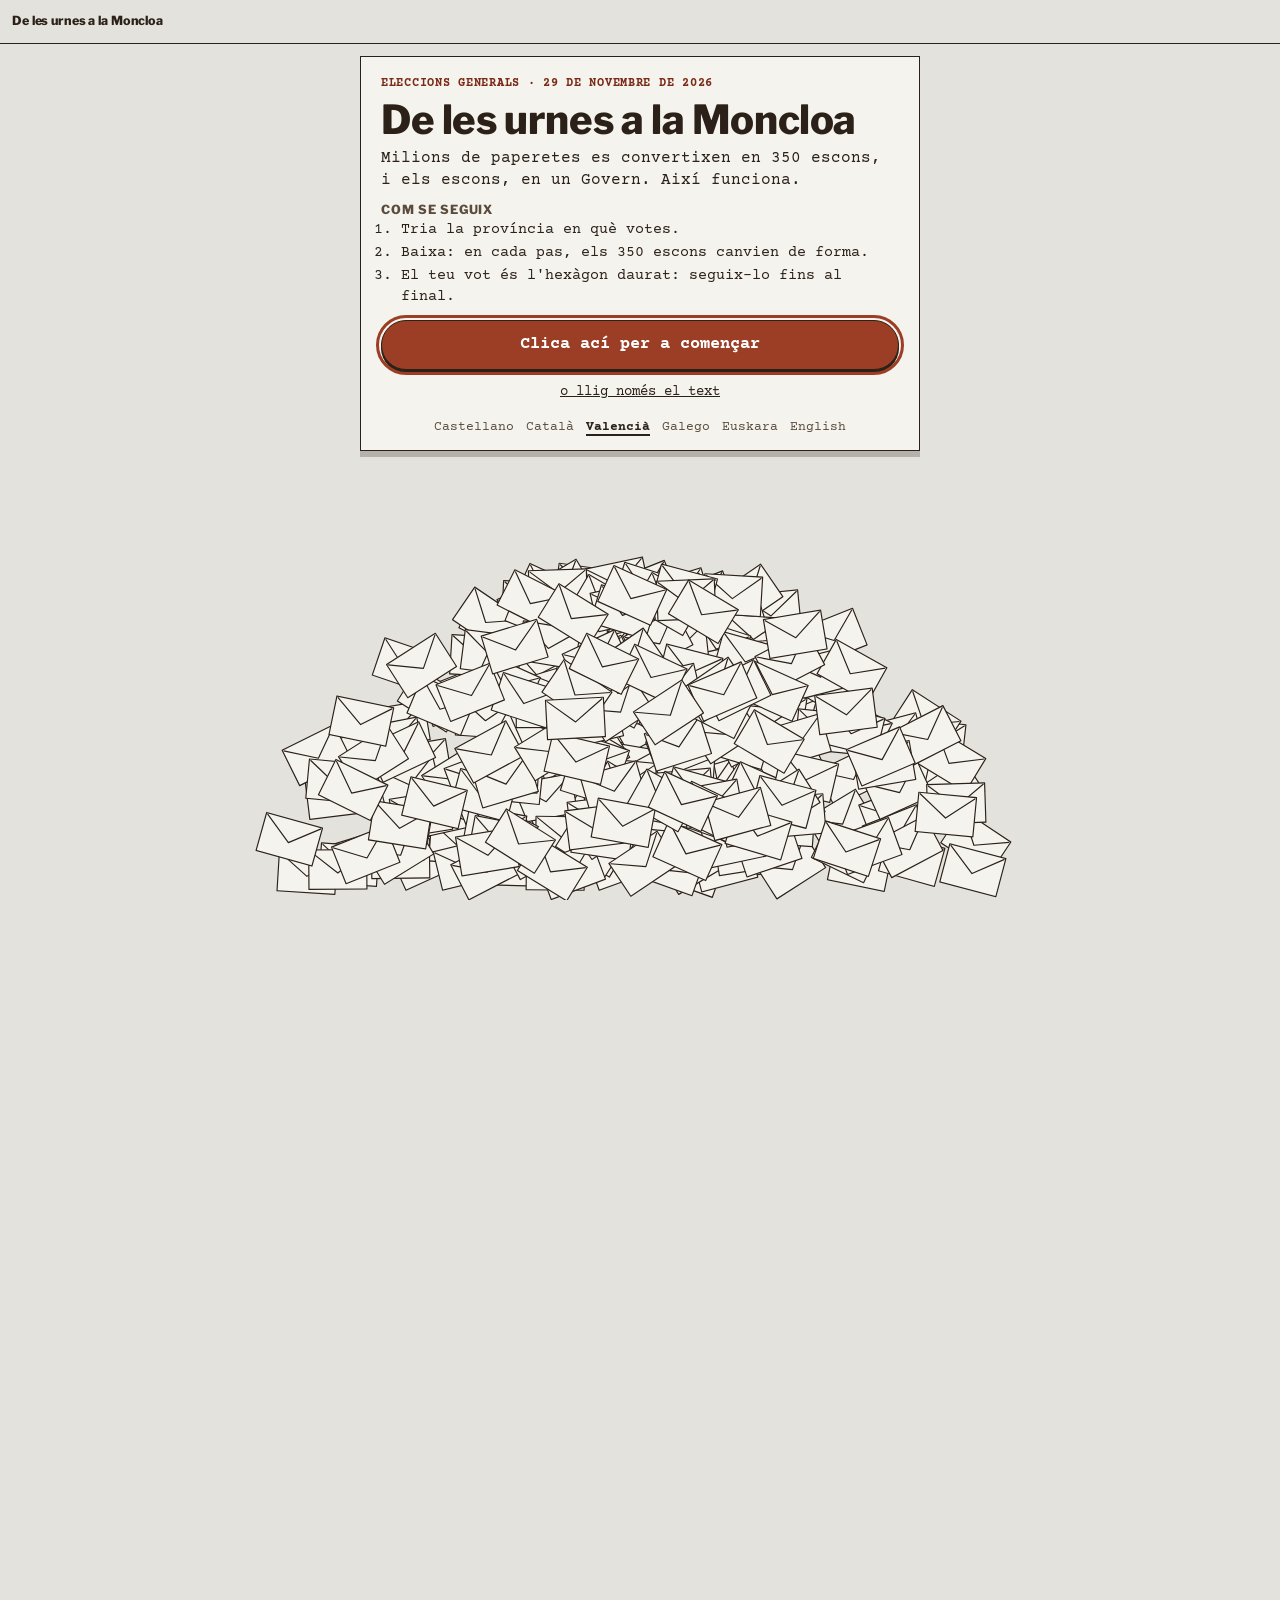
<file: va/index.html>
<!DOCTYPE html>
<!-- Generado con herramientas/idiomas.py a partir de index.html, idiomas/va.txt y js/idiomas/va.js. No editar a mano. -->
<html lang="ca-valencia">
<head>
<meta charset="utf-8">
<meta name="viewport" content="width=device-width, initial-scale=1">
<title>De les urnes a la Moncloa · Com funcionen les eleccions del 29N</title>
<meta name="description" content="Què es vota el 29N i com es passa d'una papereta a un Govern, contat amb els 350 escons del Congrés.">
<meta name="author" content="Guillermo Astiaso">
<meta name="theme-color" content="#E4E2DC">
<link rel="canonical" href="https://gastiaso.github.io/de-las-urnas-a-la-moncloa/va/">
<link rel="alternate" hreflang="es" href="https://gastiaso.github.io/de-las-urnas-a-la-moncloa/">
<link rel="alternate" hreflang="ca" href="https://gastiaso.github.io/de-las-urnas-a-la-moncloa/ca/">
<link rel="alternate" hreflang="ca-valencia" href="https://gastiaso.github.io/de-las-urnas-a-la-moncloa/va/">
<link rel="alternate" hreflang="gl" href="https://gastiaso.github.io/de-las-urnas-a-la-moncloa/gl/">
<link rel="alternate" hreflang="eu" href="https://gastiaso.github.io/de-las-urnas-a-la-moncloa/eu/">
<link rel="alternate" hreflang="en" href="https://gastiaso.github.io/de-las-urnas-a-la-moncloa/en/">
<link rel="alternate" hreflang="x-default" href="https://gastiaso.github.io/de-las-urnas-a-la-moncloa/">
<link rel="icon" href="../img/favicon.svg" type="image/svg+xml">
<link rel="apple-touch-icon" href="../img/icono-180.png">
<meta property="og:type" content="website">
<meta property="og:locale" content="ca_ES">
<meta property="og:site_name" content="De les urnes a la Moncloa">
<meta property="og:title" content="De les urnes a la Moncloa">
<meta property="og:description" content="Què es vota el 29N i com es passa d'una papereta a un Govern, contat amb els 350 escons del Congrés.">
<meta property="og:url" content="https://gastiaso.github.io/de-las-urnas-a-la-moncloa/va/">
<meta property="og:image" content="https://gastiaso.github.io/de-las-urnas-a-la-moncloa/img/compartir.jpg">
<meta property="og:image:width" content="1200">
<meta property="og:image:height" content="630">
<meta property="og:image:alt" content="Els 350 escons del Congrés dibuixats com a hexàgons sobre el mapa d'Espanya, amb el títol «De las urnas a la Moncloa».">
<meta name="twitter:card" content="summary_large_image">
<link rel="preload" href="../fuentes/courier-prime-latin-400-normal.woff2" as="font" type="font/woff2" crossorigin>
<link rel="preload" href="../fuentes/libre-franklin-latin-800-normal.woff2" as="font" type="font/woff2" crossorigin>
<link rel="stylesheet" href="../css/estilo.css">
<noscript><style>
/* sin JavaScript: todo el texto seguido, sin escenario ni juegos */
.bar button,#sliders,#apostar,#resto,.calc,#sen,.selProv,label.sel,.solo-js,#repetirReparto{display:none}
.tip{display:block;position:static;grid-column:1/-1;margin:0 0 8px 122px;background:transparent;color:var(--ink);padding:0}
main{width:auto;max-width:680px;margin:0 auto;padding:56px 10px 24px}.paso{min-height:0;margin-bottom:12px}.pie{width:auto}
</style></noscript>
</head>
<body>
<a class="saltar" href="#salida" id="saltar">Llegir només el text, sense animació</a>
<header class="bar">
<b>De les urnes a la Moncloa</b>
<button type="button" id="donde" aria-expanded="false" aria-controls="indice">Eixida ▾</button>
</header>
<nav id="indice" hidden aria-label="Anar a un pas"></nav>
<p id="anuncio" class="vh" role="status" aria-live="polite"></p>
<main>

<section class="paso corta" data-k="0" id="salida">
<div class="portada">
<h1>De les urnes a la Moncloa</h1>
<p>Què votes el 29N i com es passa de la teua papereta a un Govern, amb els 350 escons del Congrés.</p>
<p class="nota solo-js">Baixa per a començar ↓</p>
<noscript><p class="nota">Este navegador no executa JavaScript: es mostra només el text, sense l'escena ni els jocs.</p></noscript>
<p class="prueba" id="avisoPrueba" hidden></p>
<nav class="idiomas" aria-label="Idioma" translate="no">
<a href="../" lang="es" hreflang="es">Castellano</a>
<a href="../ca/" lang="ca" hreflang="ca">Català</a>
<a href="../va/" lang="ca-valencia" hreflang="ca-valencia" aria-current="page">Valencià</a>
<a href="../gl/" lang="gl" hreflang="gl">Galego</a>
<a href="../eu/" lang="eu" hreflang="eu">Euskara</a>
<a href="../en/" lang="en" hreflang="en">English</a>
</nav>
</div>
</section>

<section class="paso" data-k="1">
<article class="tarjeta" aria-labelledby="tit1">
<div class="cuerpo">
<h2 id="tit1">1 · Què es vota</h2>
<p>El 29N no elegixes president: elegixes els 350 diputats del Congrés, que són els qui l'elegixen. Els seus seients, els <button type="button" class="glos" data-g="escano">escons</button>, es repartixen per <button type="button" class="glos" data-g="circ">circumscripcions</button>: a la pràctica, per províncies.</p>
<p class="nota solo-js">Toca les paraules subratllades per a veure què volen dir.</p>
<label class="sel" for="prov">Tria la teua província</label>
<select id="prov" class="selProv"></select>
<p id="provTxt" aria-live="polite"></p>
<p class="nota solo-js">En el mapa, cada hexàgon és un escó: les províncies creixen o s'encongixen segons els escons que repartixen, dins de la silueta d'Espanya. Canàries, baix a l'esquerra.</p>
<h3>Saber-ne més</h3>
<details><summary>Per què unes províncies tenen més escons</summary>
<p>Cada província té d'entrada dos escons; Ceuta i Melilla, un cadascuna. Són 102. Els altres 248 es repartixen segons la població.</p>
<p>El compte és així: es dividix la població de totes les províncies per 248 i ix una quota. Cada província rep tants escons com vegades cap eixa quota en la seua població. Els que sobren van a les províncies que es van quedar més prop d'aconseguir-ne un més.</p>
<p>Per al 29N s'ha usat el padró a 1 de gener de 2025, i la quota és d'uns 197.000 habitants. Madrid en suma 36 als seus dos d'eixida i n'elegix 38; Sòria no arriba a la quota i es queda amb els seus dos.</p>
<p class="nota">Fonts: LOREG (la llei electoral), art. 162; Reial decret 806/2026, annex; Reial decret 1117/2025, annex. La xifra de 102 és la suma de 50 províncies per dos, més Ceuta i Melilla. La quota (197.355) és un compte propi, i amb ella ix exactament el repartiment del decret.</p>
</details>
<details><summary>Qui pot votar</summary>
<p>Poden votar els espanyols majors d'edat que estiguen inscrits en el <button type="button" class="glos" data-g="censo">cens electoral</button>. La llei només lleva el dret de vot a qui siga condemnat en ferm a perdre'l, i el Codi Penal vigent ja no preveu eixa pena.</p>
<p>Es vota en persona, en la mesa que et toca, i una sola vegada. Per a identificar-te val el DNI, el passaport o el carnet de conduir amb foto. El 29N val també el DNI en el mòbil (aplicació MiDNI); el carnet de conduir de l'aplicació miDGT, no.</p>
<p class="nota">Fonts: LOREG, arts. 2, 3, 4 i 85; Codi Penal, art. 39; Junta Electoral Central, Acord 334/2026.</p>
</details>
<details><summary>Per què el 29 de novembre</summary>
<p>El president del Govern va avançar les eleccions: el decret que va dissoldre les Corts va eixir en el BOE, el butlletí oficial de l'Estat, el 6 d'octubre. La llei fixa la votació 54 dies després de la convocatòria, i això cau en diumenge 29 de novembre.</p>
<p>Si un dia calguera repetir les eleccions, el termini seria més curt: 47 dies.</p>
<p class="nota">Fonts: Constitució, art. 115; LOREG, art. 42.1 i disposició addicional setena; Reial decret 806/2026, arts. 1 i 2, publicat en el BOE del 6 d'octubre de 2026. El 29 de novembre és el càlcul del dia 54.</p>
</details>
<details><summary>Com és anar a votar</summary>
<p>Els col·legis obrin de 9:00 a 20:00, sense interrupció. Votes dos vegades: una papereta blanca per al Congrés i una altra sépia per al Senat, cadascuna en el seu sobre.</p>
<p>Pots usar la cabina, però no és obligatori. En la mesa dius el teu nom i t'identifiques; el president el repetix en veu alta, diu «vota» i tu fiques el sobre en l'urna.</p>
<p>El vot és secret: ningú pot obligar-te a dir què has votat. Si no pots llegir o manejar les paperetes, pot ajudar-te una persona de la teua confiança.</p>
<p class="nota">Fonts: LOREG, arts. 5, 84, 86 i 87; Reial decret 605/1999, art. 4.</p>
</details>
<details><summary>Qui està en la mesa</summary>
<p>La <button type="button" class="glos" data-g="mesael">mesa electoral</button> són tres persones: un president i dos vocals. Ixen per sorteig entre els votants d'eixa mesa que saben llegir i escriure i tenen menys de setanta anys. És obligatori.</p>
<p>Quan tanca el col·legi, ells obrin l'urna i compten els vots en públic, un a un i en veu alta.</p>
<p class="nota">Fonts: LOREG, arts. 25, 26, 27 i 95.</p>
</details>
<details><summary>Qui vigila les eleccions</summary>
<p>Les <button type="button" class="glos" data-g="junta">juntes electorals</button>. Vetlen perquè el procés siga net i igual per a tots, resolen queixes i recursos, vigilen les enquestes i fan el recompte oficial.</p>
<p>Hi ha una Junta Electoral Central, a Madrid, una en cada província i altres de zona. La Central la formen huit magistrats del Tribunal Suprem, elegits per sorteig, i cinc catedràtics de Dret, Ciència Política o Sociologia proposats pels partits amb diputats. En les provincials i les de zona també són majoria els jutges.</p>
<p class="nota">Fonts: LOREG, arts. 8, 9, 10, 11, 19, 69 i 103.</p>
</details>
<details><summary>Què són les Corts i per a què servixen</summary>
<p>Les <button type="button" class="glos" data-g="cortes">Corts Generals</button> són el Congrés i el Senat junts. Fan les lleis, aproven els Pressupostos i controlen el Govern. S'elegixen per a quatre anys.</p>
<p>De les dos cambres, el Congrés és el que elegix el president del Govern i el que pot alçar els <button type="button" class="glos" data-g="veto">vetos</button> del Senat.</p>
<p class="nota">Fonts: Constitució, arts. 66, 68.4, 69.6, 90 i 99.</p>
</details>
<details><summary>Com són les llistes</summary>
<p>Al Congrés votes una <button type="button" class="glos" data-g="lista">llista</button> sencera d'un partit, amb tants noms com escons repartix la teua província. No pots ratllar ningú ni canviar l'orde: el vot seria nul.</p>
<p>Les llistes alternen dones i hòmens. Pot presentar-se qualsevol espanyol major d'edat amb dret a vot, excepte alguns càrrecs, com jutges, militars o policies en actiu.</p>
<p class="nota">Fonts: LOREG, arts. 6, 44 bis, 46 i 96.</p>
</details>
</div>
</article>
</section>

<section class="paso" data-k="2">
<article class="tarjeta" aria-labelledby="tit2">
<div class="cuerpo">
<h2 id="tit2">2 · Del vot a l'escó</h2>
<p id="betIntro"></p>
<div id="sliders"></div>
<p id="resto" style="font-weight:700;margin-top:6px"></p>
<p id="betErr" class="err" role="alert" hidden>Repartix tots els escons abans d'apostar.</p>
<button type="button" class="pill" id="apostar">Apostar</button>
<div id="betRes" hidden>
<p class="res" id="betHit"></p>
<p style="font-size:14px">El partit E no arriba a la <button type="button" class="glos" data-g="barrera">barrera</button> del 3 % i queda fora. Sense ella tampoc hauria tret escó, ni a Madrid: als xicotets els frena que hi haja pocs escons.</p>
<button type="button" class="pill sec" id="reapostar">Tornar a apostar</button>
</div>
<h3>Saber-ne més</h3>
<details><summary>Com es fa el repartiment</summary>
<p>Es dividixen els vots de cada partit per 1, 2, 3 i així successivament. Els escons van, un a un, als resultats més alts de tota la taula. És la <button type="button" class="glos" data-g="dhondt">regla D'Hondt</button>.</p>
<p>Esta és la taula de la teua província amb els partits de l'exemple. En color teula, les divisions que s'emporten escó, numerades en l'orde en què l'aconseguixen:</p>
<div class="tabla" id="cocientes"></div>
<p id="pasoReparto" class="paso-reparto"></p>
<button type="button" class="pill sec" id="repetirReparto">Veure el repartiment escó a escó</button>
<p>La mateixa llei posa un exemple: amb 480.000 vots repartits entre sis partits i 8 escons, el partit més votat se n'emporta quatre, el segon dos, i el tercer i el quart, un cadascun.</p>
<p class="nota">Font: LOREG, art. 163. En la taula, els percentatges inventats fan de vots.</p>
</details>
<details><summary>Des de quan s'usa</summary>
<p>La regla D'Hondt s'usa des de 1977. La va fixar el reial decret llei de normes electorals de març d'aquell any, que va regular les primeres eleccions després de la Llei per a la reforma política (la que va obrir pas a les primeres eleccions democràtiques), ja amb 350 diputats. Ja l'anomenava «regla d'Hondt», ja posava la barrera en el 3 % i ja portava el mateix exemple de 480.000 vots que porta hui la llei.</p>
<p>Aquell decret la presentava com un fre perquè el Congrés no quedara massa fragmentat. I el repartiment d'aleshores era un altre: Madrid elegia 32 diputats, Barcelona 33 i Sòria 3.</p>
<p>La regla porta el nom de Victor D'Hondt (1841-1901), professor de dret civil en la Universitat de Gant. La va proposar en un llibre de 1882. Bèlgica la va adoptar en 1899 i la va estrenar en les eleccions de 1900.</p>
<p>En un fullet de 1878 havia defés un altre sistema. Ell mateix conta que va canviar d'idea per les crítiques d'un advocat de Gant.</p>
<p class="nota">Fonts: Reial decret llei 20/1977, de 18 de març, sobre normes electorals: preàmbul i arts. 19 i 20; V. D'Hondt, <i>Système pratique et raisonné de représentation proportionnelle</i> (1882); G. Beatse, en <i>Liber memorialis</i> de la Universitat de Gant, vol. I (1913), pp. 428-429; F. Dhondt, <i>Seqüência</i>, núm. 86 (2020).</p>
</details>
<details><summary>La barrera del 3 %</summary>
<p>Abans de repartir s'aparten els partits que no arriben al 3 % dels <button type="button" class="glos" data-g="validos">vots vàlids</button> de la província. Els seus vots no es passen a ningú: senzillament no entren en la taula.</p>
<p>La barrera es mesura província a província, no en tot Espanya. A la pràctica només pot ser decisiva on es repartixen molts escons, com Madrid o Barcelona: en la resta de províncies, per a traure'n un fa falta bastant més del 3 %.</p>
<p class="nota">Font: LOREG, art. 163. On pot ser decisiva la barrera és un compte propi a partir de la regla.</p>
</details>
<details><summary>Blanc, nul i abstenció</summary>
<p>El <button type="button" class="glos" data-g="blanco">vot en blanc</button> és un sobre buit. És vàlid: no va a cap partit, però compta en el total i per això puja un poc el llistó del 3 %.</p>
<p>El <button type="button" class="glos" data-g="nulo">vot nul</button> no compta per al repartiment. És nul, per exemple, el vot amb una papereta ratllada o amb afegits, o en un sobre que no és l'oficial. Si poses dos paperetes del mateix partit, val com un sol vot.</p>
<p>Qui no va a votar s'absté: no entra en cap compte.</p>
<p class="nota">Fonts: LOREG, arts. 96 i 108.</p>
</details>
<details><summary>Què passa si hi ha empat</summary>
<p>Si dos partits empaten en una divisió, l'escó és per al que té més vots en total. Si també empaten en això, se sorteja.</p>
<p class="nota">Font: LOREG, art. 163.</p>
</details>
<details><summary>Qui ocupa cada escó</summary>
<p>Els escons d'un partit són per als primers de la seua llista, per orde. Si un diputat renuncia o mor, entra el següent de la mateixa llista o un <button type="button" class="glos" data-g="suplente">suplent</button>. No cal tornar a votar.</p>
<p class="nota">Fonts: LOREG, arts. 163 i 164.</p>
</details>
<details><summary>Ceuta i Melilla</summary>
<p>Cadascuna elegix un sol diputat, així que no hi ha res a repartir: guanya qui trau més vots.</p>
<p class="nota">Font: LOREG, art. 163.2.</p>
</details>
<details><summary>L'últim escó</summary>
<p>L'últim escó de cada província sol ser el més disputat. Se l'emporta el partit amb la següent divisió més alta, i a vegades un altre es queda molt prop.</p>
<p>Quan hi haja resultats, en el pas 10 veuràs per quants vots es va decidir a la teua província.</p>
<p class="nota">Explicació pròpia a partir de la regla de l'art. 163 de la LOREG.</p>
</details>
</div>
</article>
</section>

<section class="paso" data-k="3">
<article class="tarjeta" aria-labelledby="tit3">
<div class="cuerpo">
<h2 id="tit3">3 · On votes</h2>
<p id="hab" aria-live="polite"></p>
<p>Els mateixos percentatges no donen el mateix a tot arreu. Com menys escons repartix una província, menys partits entren.</p>
<ul class="lista" id="comp"></ul>
<h3>Saber-ne més</h3>
<details><summary>Quants habitants hi ha darrere de cada escó</summary>
<p>Els escons es repartixen per població, però amb un mínim de dos per província. Per això cada diputat d'una província xicoteta representa molts menys habitants.</p>
<p>Per al 29N, a Sòria hi ha un escó per cada 45.117 habitants; a Madrid, un per cada 187.817: quatre vegades més.</p>
<p>Això no vol dir que el vot valga més a Sòria. Allí només es repartixen dos escons, i els vots a qui no quede entre els dos primers no elegixen ningú. A Madrid, amb 38, quasi tots els vots van a partits que trauen algun escó.</p>
<p>El compte és d'habitants, no de votants: inclou menors i estrangers, que no voten en estes eleccions.</p>
<ol class="barras" id="barrasHab" aria-label="Habitants per escó en cada circumscripció, de menys a més"></ol>
<p class="nota">Fonts: Reial decret 1117/2025, annex (padró a 1 de gener de 2025); Reial decret 806/2026, annex; LOREG, arts. 2 i 162. Habitants per escó: compte propi, població dividida per escons.</p>
</details>
<details><summary>Per què passa</summary>
<p>Amb dos escons entren, com a molt, els dos partits més votats. Amb 38, fins i tot un partit amb el 9 % n'aconseguix uns quants. La regla és la mateixa; canvia la grandària de la província.</p>
<p>En l'exemple, amb dos escons no basta ni un 17 %. En les províncies xicotetes, el llistó de veritat està molt per damunt del 3 %.</p>
<p class="nota">Exemple propi: els mateixos cinc partits inventats i els mateixos percentatges en les dos províncies.</p>
</details>
<details><summary>Què diu la Constitució i què diu la llei</summary>
<p>La Constitució fixa tres coses: que el Congrés tinga entre 300 i 400 diputats, que cada província siga una circumscripció amb un mínim d'escons i que el repartiment siga proporcional.</p>
<p>La resta la decidix la llei electoral: que siguen 350, que cada província en tinga dos d'entrada, la regla D'Hondt i la barrera del 3 %.</p>
<p>Canviar la llei electoral exigix <button type="button" class="glos" data-g="absoluta">majoria absoluta</button> del Congrés, perquè és una <button type="button" class="glos" data-g="organica">llei orgànica</button>. Canviar la Constitució exigix bastant més.</p>
<p class="nota">Fonts: Constitució, arts. 68 i 81; LOREG, arts. 162 i 163.</p>
</details>
<details><summary>Quantes províncies hi ha de cada grandària</summary>
<p id="tamanos"></p>
<p class="nota">Compte propi a partir de l'annex del Reial decret 806/2026.</p>
</details>
</div>
</article>
</section>

<section class="paso" data-k="4">
<article class="tarjeta" aria-labelledby="tit4">
<div class="cuerpo">
<h2 id="tit4">4 · El Senat</h2>
<p>Al Senat es vota d'una altra manera: marques persones, no llistes. En una província pots marcar fins a tres noms i ixen les quatre persones més votades.</p>
<fieldset id="sen"><legend class="nota">Prova de marcar (noms inventats)</legend></fieldset>
<p id="senTxt" style="font-weight:700"></p>
<p>El Senat no elegix el president ni el fa caure. Sense ell no es reforma la Constitució, i elegix part del Tribunal Constitucional i del Consell General del Poder Judicial.</p>
<h3>Saber-ne més</h3>
<details><summary>La clau de la reforma constitucional</summary>
<p>Per a reformar la Constitució fan falta tres quints del Congrés i tres quints del Senat. Si el Senat no arriba a tres quints, queda una altra via: que ho aprove per majoria absoluta i que el Congrés ho aprove per dos terços. Sense la majoria absoluta del Senat, la reforma no ix.</p>
<p>Les reformes més profundes, les que toquen el títol preliminar (els principis de partida, com la sobirania o la unitat), els drets fonamentals o la Corona, exigixen dos terços de cada cambra, dissoldre les Corts, que les noves ratifiquen la decisió i aproven el text per dos terços, i un referèndum.</p>
<p>A la pràctica, qui tinga la mitat del Senat o més pot bloquejar qualsevol reforma, i qui en tinga més d'un terç, les més profundes. A més, en la resta de reformes, una desena part dels senadors o dels diputats pot exigir un referèndum.</p>
<p>Estos comptes es fan sobre tots els senadors, inclosos els que designen els parlaments autonòmics, no només sobre els 209 que es voten.</p>
<p class="nota">Fonts: Constitució, arts. 167 i 168. Les xifres de bloqueig són un compte propi a partir d'eixes majories.</p>
</details>
<details><summary>Nomenaments que passen pel Senat</summary>
<p>El Senat proposa quatre dels dotze magistrats del Tribunal Constitucional i elegix deu dels vint vocals del Consell General del Poder Judicial, l'òrgan que governa els jutges; els altres deu, el Congrés. En els dos casos fan falta tres quints dels senadors.</p>
<p>Això vol dir que qui tinga més de dos quints del Senat pot impedir eixos nomenaments.</p>
<p class="nota">Fonts: Constitució, arts. 122.3 i 159.1; Llei orgànica del poder judicial, art. 567.2. El bloqueig és un compte propi a partir de la majoria de tres quints.</p>
</details>
<details><summary>Illes, Ceuta i Melilla</summary>
<p>Gran Canària, Mallorca i Tenerife elegixen tres senadors i es marquen dos noms. Ceuta i Melilla n'elegixen dos i se'n marquen dos. En les altres illes se n'elegix un i se'n marca un.</p>
<p>Eivissa i Formentera elegixen per separat després de la reforma constitucional de maig de 2026.</p>
<p>En total s'elegixen així 209 senadors.</p>
<p class="nota">Fonts: Reial decret 806/2026, art. 3; LOREG, arts. 165 i 166; Constitució, art. 69. El total de 209 és una suma pròpia a partir del decret.</p>
</details>
<details><summary>Com és la papereta</summary>
<p>És una sola papereta, sépia, amb totes les candidatures: cada partit amb els seus candidats davall i un requadre davant de cada nom. Marques amb una creu els que tries, com a molt tres, i poden ser de partits diferents: la llei només limita quants.</p>
<p>Si en marques més dels permesos, el vot és nul. Si no marques ningú, és un vot en blanc.</p>
<p class="nota">Fonts: Reial decret 605/1999, art. 4 i annex 3; LOREG, arts. 96, 166 i 172.3.</p>
</details>
<details><summary>Per a què servix el Senat</summary>
<p>La Constitució el definix com la cambra de representació territorial. Revisa les lleis que li arriben del Congrés: té dos mesos per a canviar-les o per a vetar-les. El Congrés pot alçar eixe <button type="button" class="glos" data-g="veto">veto</button>.</p>
<p>Hi ha una cosa que només pot autoritzar el Senat, per majoria absoluta: que el Govern obligue una comunitat autònoma a complir la llei. És l'article 155.</p>
<p>També pot proposar lleis, crear comissions d'investigació i, amb 50 senadors, recórrer una llei davant del Tribunal Constitucional.</p>
<p class="nota">Fonts: Constitució, arts. 69, 76, 87.1, 90, 155 i 162.1.</p>
</details>
<details><summary>El que el Senat no pot fer</summary>
<p>No vota la <button type="button" class="glos" data-g="investidura">investidura</button> ni la <button type="button" class="glos" data-g="censura">moció de censura</button>: això és només del Congrés. Tampoc decidix sobre els <button type="button" class="glos" data-g="decretoley">decrets llei</button> del Govern ni sobre els estats d'alarma, excepció i setge.</p>
<p>Pot demanar explicacions al Govern cada setmana, però no fer-lo caure.</p>
<p class="nota">Fonts: Constitució, arts. 86, 99, 111, 113 i 116.</p>
</details>
<details><summary>Si el Senat té una altra majoria</summary>
<p>Si en el Senat mana una majoria diferent de la del Congrés, pot retardar les lleis dos mesos i obligar el Congrés a votar-les una altra vegada. I pot bloquejar les reformes constitucionals i els nomenaments que exigixen tres quints.</p>
<p>El que no pot és parar una llei per sempre: el Congrés té l'última paraula.</p>
<p class="nota">Explicació pròpia a partir dels arts. 90, 122.3, 159.1, 167 i 168 de la Constitució.</p>
</details>
<details><summary>Els senadors que no es voten</summary>
<p>A més dels elegits en les urnes, cada parlament autonòmic designa un senador, més un altre per cada milió d'habitants de la seua comunitat. Són els <button type="button" class="glos" data-g="designacion">senadors per designació</button>.</p>
<p>En la legislatura de 2023 a 2026 en van ser 58, que es van sumar als 208 elegits aquell any: 266 en total. El nombre es torna a calcular en cada elecció general, amb la població oficial d'aquell moment.</p>
<p>No s'elegixen el 29N, però compten igual que els altres: les majories del Senat es calculen sobre tots els senadors, no només sobre els 209 que ixen de les urnes.</p>
<p>Després de les eleccions, cada parlament autonòmic confirma els seus o els torna a designar, segons les seues pròpies normes.</p>
<p>Si un senador elegit en les urnes deixa l'escó, l'ocupa el seu suplent.</p>
<p class="nota">Fonts: Constitució, art. 69.5; LOREG, arts. 165.4 i 166.2; Reglament del Senat, art. 1.2, i normes de designació de cada comunitat; Senat, quadre d'evolució del nombre de senadors designats (revisat el 12 de març de 2024) i composició del Senat (revisada el 20 de maig de 2026).</p>
</details>
</div>
</article>
</section>

<section class="paso" data-k="5">
<article class="tarjeta" aria-labelledby="tit5">
<div class="cuerpo">
<h2 id="tit5">5 · Les majories</h2>
<p>Per a elegir president a la primera fa falta la <button type="button" class="glos" data-g="absoluta">majoria absoluta</button>: 176 sís de 350. Si no ix, 48 hores després basta la <button type="button" class="glos" data-g="simple">majoria simple</button>: més sís que nos.</p>
<p class="nota">En color teula, en l'<button type="button" class="glos" data-g="hemiciclo">hemicicle</button>, els 176 escons que fan falta per a passar de la mitat.</p>
<h3>Saber-ne més</h3>
<details><summary>Per què l'abstenció pesa diferent</summary>
<p>En la primera votació només compten els sís: cal ajuntar-ne 176, i qui s'absté no ajuda.</p>
<p>En la segona es comparen sís i nos. Allí, abstindre's en lloc de votar «no» sí que ajuda el candidat, perquè hi ha un no menys que superar.</p>
<p class="nota">Explicació pròpia a partir de l'art. 99.3 de la Constitució.</p>
</details>
<details><summary>Altres majories</summary>
<p>La majoria absoluta (176) també fa falta per a aprovar les lleis orgàniques i la moció de censura.</p>
<p>Tres quints (210): reformar la Constitució, proposar magistrats del Tribunal Constitucional i elegir vocals del Consell General del Poder Judicial.</p>
<p>Dos terços (234): les reformes constitucionals més profundes.</p>
<p class="nota">Fonts: Constitució, arts. 81, 99, 113, 159, 167 i 168; Llei orgànica del poder judicial, art. 567.2. Les xifres 210 i 234 són el càlcul sobre 350 diputats.</p>
</details>
<details><summary>El dia a dia: quòrum i majoria simple</summary>
<p>Perquè una votació valga ha d'estar present més de la mitat de la Cambra: és el <button type="button" class="glos" data-g="quorum">quòrum</button>. Les decisions corrents ixen amb més vots a favor que en contra entre els presents.</p>
<p>Si hi ha empat, es vota una altra vegada. Si persistix, es fa una pausa i es vota una tercera vegada. Si continua l'empat, la proposta es dona per rebutjada.</p>
<p class="nota">Fonts: Constitució, art. 79; Reglament del Congrés, arts. 78, 79 i 88.</p>
</details>
<details><summary>Lleis orgàniques i decrets llei</summary>
<p>Les lleis orgàniques tracten els assumptes de més pes: els drets fonamentals, els estatuts d'autonomia o les regles electorals. Necessiten majoria absoluta del Congrés.</p>
<p>El <button type="button" class="glos" data-g="decretoley">decret llei</button> és la via del Govern per a casos urgents: l'aprova ell a soles i entra en vigor, però el Congrés té trenta dies per a mantindre'l o tombar-lo.</p>
<p class="nota">Fonts: Constitució, arts. 81 i 86.</p>
</details>
<details><summary>Moció de censura i qüestió de confiança</summary>
<p>La <button type="button" class="glos" data-g="censura">moció de censura</button> és la manera de canviar de president sense eleccions. La firmen almenys 35 diputats, porta el nom d'un candidat i necessita majoria absoluta. Si ix, eixe candidat passa a ser president.</p>
<p>La <button type="button" class="glos" data-g="confianza">qüestió de confiança</button> va al revés: la demana el mateix president. Li basta la majoria simple. Si la perd, dimitix i es busca un nou president.</p>
<p class="nota">Fonts: Constitució, arts. 112, 113 i 114. Els 35 diputats són la desena part de 350.</p>
</details>
<details><summary>Els Pressupostos</summary>
<p>Els prepara el Govern i els aproven les Corts. Si l'any comença sense Pressupostos nous, continuen valent els de l'any anterior fins que s'aproven.</p>
<p>Així, un Govern que no aconseguix aprovar els seus Pressupostos pot continuar governant amb els comptes d'un altre any.</p>
<p class="nota">Font: Constitució, art. 134.</p>
</details>
</div>
</article>
</section>

<section class="paso" data-k="6">
<article class="tarjeta" aria-labelledby="tit6">
<div class="cuerpo">
<h2 id="tit6">6 · Pactes</h2>
<p>Si cap partit arriba a soles a 176, cal pactar. És president qui reunix més sís que nos, siga o no del partit més votat.</p>
<p>Toca cada partit per a canviar el seu vot en la <button type="button" class="glos" data-g="investidura">investidura</button>: no, sí o <button type="button" class="glos" data-g="abstencion">abstenció</button>. Cada combinació és la investidura d'un candidat concret: tu decidixes de qui.</p>
<p class="nota" id="calcNota"></p>
<div class="calc" id="calc6"></div>
<p class="nota">ERC: Esquerra Republicana de Catalunya · PNV: Partit Nacionalista Basc · BNG: Bloc Nacionalista Gallec · CC: Coalició Canària · UPN: Unió del Poble Navarrés.</p>
<h3>Saber-ne més</h3>
<details><summary>Com es dona suport a un candidat</summary>
<p>Un partit pot ajudar un candidat amb el seu vot: amb un sí, o abstenint-se perquè li baste la segona votació. I pot anar més enllà: entrar en el Govern amb ell (una coalició) o quedar-se fora i pactar el seu suport, per a tota la legislatura o llei a llei.</p>
<p>La investidura només obri la porta: després, cada llei i cada pressupost necessiten la seua pròpia majoria. El que es demana a canvi no està en cap llei: és negociació política.</p>
<p class="nota">Explicació pròpia. Les majories, en l'art. 99 de la Constitució.</p>
</details>
<details><summary>Per què es mouen partits sencers</summary>
<p>La calculadora mou partits sencers perquè els diputats voten quasi sempre el que decidix el seu partit: és la disciplina de vot.</p>
<p>No és una obligació legal. La Constitució diu que diputats i senadors no estan subjectes a mandat imperatiu: ningú pot obligar-los legalment a votar en un sentit.</p>
<p class="nota">Font: Constitució, art. 67.2. La disciplina de vot és una explicació pròpia.</p>
</details>
<details><summary>Com es vota la investidura</summary>
<p>Un a un i en veu alta. Es crida cada diputat per orde alfabètic del primer cognom, començant per un tret a sort, i respon «sí», «no» o «abstenció». Els membres del Govern que són diputats i la <button type="button" class="glos" data-g="mesa">Mesa del Congrés</button> voten al final.</p>
<p>Abans hi ha debat: el candidat explica el seu programa sense límit de temps i cada <button type="button" class="glos" data-g="grupo">grup parlamentari</button> li respon durant mitja hora.</p>
<p class="nota">Fonts: Reglament del Congrés, arts. 85, 86 i 171.</p>
</details>
<details><summary>Si la investidura falla</summary>
<p>Si el candidat no ix, el Rei pot fer noves propostes. Però el rellotge ja corre: dos mesos després de la primera votació, si no hi ha president, es dissolen les Corts i es torna a votar.</p>
<p>Ha passat dos vegades. En 2016 i en 2019 ningú va aconseguir la investidura a temps i es van repetir les eleccions.</p>
<p>En una repetició tot va més ràpid: es vota 47 dies després de la convocatòria, no 54.</p>
<p class="nota">Fonts: Constitució, art. 99; LOREG, art. 42 i disposició addicional setena (afegida per la Llei orgànica 2/2016); Reials decrets 184/2016 i 551/2019.</p>
</details>
<details><summary>D'on ixen estos escons</summary>
<p>Són els escons que cada partit va traure en les últimes eleccions generals, les del 23 de juliol de 2023. No són una enquesta ni una estimació.</p>
<p>Amb ells, la investidura de novembre de 2023 va eixir a la primera: 179 sís i 171 nos. Prova a repetir-la, o busca altres combinacions.</p>
<p>Els escons del 29N estaran en el pas 12 quan hi haja resultats.</p>
<p class="nota">Fonts: Junta Electoral Central, resultats de les eleccions del 23 de juliol de 2023 (BOE de l'1 de setembre de 2023; els 121 escons del PSOE inclouen els 19 del PSC); Diari de Sessions del Congrés, Ple núm. 8, de 16 de novembre de 2023.</p>
</details>
<details><summary>Per què ací no hi ha enquestes</summary>
<p>La llei prohibix publicar, difondre o reproduir sondejos electorals en els cinc dies anteriors a la votació: per al 29N, del 24 al 28 de novembre. Esta calculadora no usa enquestes ni estimacions: usa un resultat, el de 2023.</p>
<p>Qui vigila que es complisca és la Junta Electoral Central.</p>
<p class="nota">Font: LOREG, art. 69.7. Del 24 al 28 de novembre és el càlcul dels cinc dies.</p>
</details>
</div>
</article>
</section>

<section class="paso" data-k="7">
<article class="tarjeta" aria-labelledby="tit7">
<div class="cuerpo">
<h2 id="tit7">7 · Del 29N al Govern</h2>
<p>El termini de dos mesos per a elegir president no arranca el 29N. Comença amb la primera votació d'<button type="button" class="glos" data-g="investidura">investidura</button>.</p>
<p class="nota solo-js">Toca cada data per a veure què passa eixe dia.</p>
<ol class="calendario">
<li class="fase">Abans de votar</li>
<li class="hito" data-f="2026-10-06"><button type="button" class="fecha" aria-expanded="false" aria-controls="h1">dt. 6 oct.</button><span class="que">Es dissolen les Corts i es convoquen eleccions</span><span class="tip" id="h1">El Reial decret 806/2026 ix en el BOE: dissol el Congrés i el Senat elegits en juliol de 2023 i fixa la votació 54 dies després, el diumenge 29 de novembre. <small>Reial decret 806/2026, arts. 1 i 2; LOREG, art. 42.1.</small></span></li>
<li class="hito" data-f="2026-11-13"><button type="button" class="fecha" aria-expanded="false" aria-controls="h2">dv. 13 nov.</button><span class="que">Comença la campanya</span><span class="tip" id="h2">Quinze dies en què els partits demanen el vot amb mítings, cartells i anuncis. Arranca a les zero hores. <small>LOREG, art. 51; Reial decret 806/2026, art. 4.</small></span></li>
<li class="hito" data-f="2026-11-19"><button type="button" class="fecha" aria-expanded="false" aria-controls="h3">dj. 19 nov.</button><span class="que">Últim dia per a demanar el vot per correu</span><span class="tip" id="h3">Es demana en una oficina de Correus, en persona i amb el DNI, o per internet amb certificat electrònic. Les paperetes arriben a casa. El vot s'entrega després en una oficina de Correus, identificant-se, com a molt tard el dijous 26 de novembre a les 14:00: la Junta Electoral Central ha ampliat un dia el termini legal, que acabava el 25. <small>LOREG, arts. 72 i 73; Junta Electoral Central, Instrucció 5/2023, Acord 11/2023 i ampliació del termini per al 29N (expedient 320/518). Dates: càlcul del desé dia anterior i de l'últim abans del tercer.</small></span></li>
<li class="hito" data-f="2026-11-21" data-hasta="2026-11-26"><button type="button" class="fecha" aria-expanded="false" aria-controls="h4">21 a 26 nov.</button><span class="que">Vot en els consolats</span><span class="tip" id="h4">Qui viu a l'estranger pot depositar el seu vot en una urna del seu consolat o ambaixada. Si l'envia per correu, ha de fer-ho com a molt tard el 24 i ha d'arribar al consolat com a molt tard el 27. <small>LOREG, art. 75. Dates: càlcul dels terminis de l'article.</small></span></li>
<li class="hito" data-f="2026-11-24" data-hasta="2026-11-28"><button type="button" class="fecha" aria-expanded="false" aria-controls="h5">24 a 28 nov.</button><span class="que">No es poden publicar enquestes</span><span class="tip" id="h5">La llei prohibix publicar, difondre o reproduir sondejos electorals en els cinc dies anteriors a la votació. <small>LOREG, art. 69.7.</small></span></li>
<li class="hito" data-f="2026-11-27"><button type="button" class="fecha" aria-expanded="false" aria-controls="h6">dv. 27 nov.</button><span class="que">Acaba la campanya</span><span class="tip" id="h6">A mitjanit s'acaben els mítings, la propaganda i els actes de campanya. <small>LOREG, art. 51; Reial decret 806/2026, art. 4.</small></span></li>
<li class="hito" data-f="2026-11-28"><button type="button" class="fecha" aria-expanded="false" aria-controls="h7">ds. 28 nov.</button><span class="que">Jornada de reflexió</span><span class="tip" id="h7">La vespra no pot haver-hi propaganda ni actes de campanya. Tampoc el dia de la votació. <small>LOREG, arts. 51.3 i 53.</small></span></li>
<li class="fase">La votació</li>
<li class="hito clave" data-f="2026-11-29"><button type="button" class="fecha" aria-expanded="false" aria-controls="h8">dg. 29 nov.</button><span class="que">Es vota, de 9:00 a 20:00</span><span class="tip" id="h8">Els col·legis no tanquen en tot el dia. En acabar, cada mesa obri l'urna i compta els vots en públic. A la nit es coneix el recompte provisional. <small>LOREG, arts. 84, 95 i 98.</small></span></li>
<li class="fase">El recompte oficial</li>
<li class="hito" data-f="2026-12-04"><button type="button" class="fecha" aria-expanded="false" aria-controls="h9">dv. 4 des.</button><span class="que">Escrutini general</span><span class="tip" id="h9">Les juntes electorals fan el recompte oficial amb les actes de les meses i sumen el vot arribat de l'estranger. <small>LOREG, arts. 75 i 103. Data: càlcul del cinqué dia.</small></span></li>
<li class="hito" data-f="2026-12-07"><button type="button" class="fecha" aria-expanded="false" aria-controls="h10">dl. 7 des.</button><span class="que">Com a molt tard, acaba l'escrutini</span><span class="tip" id="h10">Després es proclamen els elegits. Des de la proclamació hi ha tres dies per a recórrer; els recursos els resol el Tribunal Suprem. <small>LOREG, arts. 107.2, 108 i 112. Data: càlcul del huité dia.</small></span></li>
<li class="fase">Les noves Corts</li>
<li class="hito clave" data-f="2026-12-23"><button type="button" class="fecha" aria-expanded="false" aria-controls="h11">dc. 23 des.</button><span class="que">Es constituïxen el Congrés i el Senat</span><span class="tip" id="h11">A les deu del matí, cada cambra en la seua sessió constitutiva. En el Congrés presidix al principi el diputat de més edat, s'elegix la Mesa i els diputats juren o prometen la Constitució. <small>Reial decret 806/2026, art. 5; Constitució, art. 72.2; Reglament del Congrés, arts. 1 a 4 i 37.</small></span></li>
<li class="hito" data-f="2026-12-24" data-hasta="2026-12-31"><button type="button" class="fecha" aria-expanded="false" aria-controls="h12">finals de des.</button><span class="que">Es formen els grups parlamentaris</span><span class="tip" id="h12">En els cinc dies hàbils següents a la sessió constitutiva: el termini acaba en els últims dies de desembre. Per regla general fan falta quinze diputats; hi ha una altra via amb cinc si se supera un mínim de vots. <small>Reglament del Congrés, arts. 23, 24 i 90 (els terminis per dies es compten en dies hàbils).</small></span></li>
<li class="hito" data-f="2027-01-01"><button type="button" class="fecha" aria-expanded="false" aria-controls="h13">dv. 1 gen. 2027</button><span class="que">Si no hi ha Pressupostos nous, continuen els anteriors</span><span class="tip" id="h13">Es prorroguen automàticament fins que se n'aproven uns altres. Un Govern en funcions no pot aprovar el projecte de Pressupostos. <small>Constitució, art. 134.4; Llei 50/1997, art. 21.5.</small></span></li>
<li class="fase">La investidura</li>
<li class="hito abierta"><button type="button" class="fecha" aria-expanded="false" aria-controls="h14">sense data</button><span class="que">El Rei consulta i proposa un candidat</span><span class="tip" id="h14">Rep els representants dels partits amb escó i proposa un candidat a través de la presidència del Congrés. La Constitució no li posa termini. <small>Constitució, art. 99.1.</small></span></li>
<li class="hito abierta clave"><button type="button" class="fecha" aria-expanded="false" aria-controls="h15">dia D</button><span class="que">Debat i primera votació</span><span class="tip" id="h15">El candidat exposa el seu programa sense límit de temps i cada grup li respon. Necessita 176 sís. Ací arranca el rellotge de dos mesos. <small>Constitució, art. 99; Reglament del Congrés, art. 171.</small></span></li>
<li class="hito abierta"><button type="button" class="fecha" aria-expanded="false" aria-controls="h16">D + 48 h</button><span class="que">Segona votació</span><span class="tip" id="h16">Si no va arribar a 176, basta amb més sís que nos. Si tampoc ix, el Rei pot fer noves propostes. <small>Constitució, art. 99.3 i 99.4.</small></span></li>
<li class="hito abierta"><button type="button" class="fecha" aria-expanded="false" aria-controls="h17">D + 2 mesos</button><span class="que">Si no hi ha president, noves eleccions</span><span class="tip" id="h17">Es dissolen les Corts i es vota 47 dies després de la convocatòria. Ha passat en 2016 i en 2019. <small>Constitució, art. 99.5; LOREG, disposició addicional setena; Reials decrets 184/2016 i 551/2019.</small></span></li>
<li class="hito abierta"><button type="button" class="fecha" aria-expanded="false" aria-controls="h18">amb president</button><span class="que">Nomenament i nou Govern</span><span class="tip" id="h18">El Rei nomena president el candidat investit i, a proposta seua, els ministres. Quan prenen possessió, acaba el Govern en funcions. <small>Constitució, arts. 62, 99.3, 100 i 101.</small></span></li>
</ol>
<h3>Saber-ne més</h3>
<details><summary>La campanya i la jornada de reflexió</summary>
<p>La campanya dura quinze dies: del divendres 13 al divendres 27 de novembre. És el temps en què els partits demanen el vot amb mítings, cartells i anuncis. Abans del 13 no poden posar cartells ni anuncis electorals.</p>
<p>El dissabte 28, la vespra, no pot haver-hi propaganda ni actes de campanya: és el que es coneix com a jornada de reflexió. Tampoc pot haver-n'hi el diumenge de la votació.</p>
<p class="nota">Fonts: LOREG, arts. 51 i 53; Reial decret 806/2026, art. 4. «Jornada de reflexió» és el nom d'ús comú; la llei parla del període en què la campanya ha acabat.</p>
</details>
<details><summary>Si eixe dia no pots anar-hi</summary>
<p>Existix el vot per correu. Cal demanar-lo fins a deu dies abans de la votació (per al 29N, fins al 19 de novembre): en una oficina de Correus, en persona i amb el DNI, o per internet amb certificat electrònic. Després t'arriben les paperetes a casa.</p>
<p>El vot no es tira a una bústia: s'entrega en una oficina de Correus, identificant-te, com a molt tard el dijous 26 de novembre a les 14:00. La llei fixa el termini en el dimecres 25, però la Junta Electoral Central l'ha ampliat un dia per a estes eleccions. Si no pots anar-hi, pot portar-lo una altra persona amb una autorització firmada per tu i una fotocòpia del teu DNI. No es paga segell.</p>
<p>Qui viu a l'estranger i està inscrit en el cens de residents absents rep la documentació a casa sense demanar-la. Pot votar en una urna del seu consolat, del 21 al 26 de novembre, o enviar el vot per correu al consolat com a molt tard el 24; si arriba després del 27, no val. Eixos vots es compten el 4 de desembre, en el recompte oficial.</p>
<p class="nota">Fonts: LOREG, arts. 72, 73, 75 i 103; Junta Electoral Central, Instrucció 5/2023 i Acords 11/2023 i 328/2023. Les dates són el càlcul dels terminis d'eixos articles per al 29N.</p>
</details>
<details><summary>La nit electoral no és el resultat oficial</summary>
<p>La nit del 29N es coneix un recompte provisional, fet amb les actes de les meses. L'oficial, l'<button type="button" class="glos" data-g="escrutinio">escrutini general</button>, el fan les <button type="button" class="glos" data-g="junta">juntes electorals</button> al cinqué dia: el 4 de desembre. Eixe dia se suma el vot arribat de l'estranger.</p>
<p>Ha d'estar acabat com a molt tard el huité dia: el 7 de desembre. Després es proclamen els elegits. Des d'eixe moment hi ha tres dies per a recórrer, i els recursos els resol el Tribunal Suprem.</p>
<p class="nota">Fonts: LOREG, arts. 75, 98, 103, 107, 108 i 112. El 4 i el 7 de desembre són el càlcul del cinqué i el huité dia.</p>
</details>
<details><summary>Per què el 23 de desembre</summary>
<p>La Constitució dona 25 dies des de la votació per a reunir el nou Congrés. El decret que va convocar les eleccions va fixar el 23 de desembre a les deu.</p>
<p class="nota">Fonts: Constitució, art. 68.6; Reial decret 806/2026, art. 5.</p>
</details>
<details><summary>El primer dia del Congrés</summary>
<p>Presidix el diputat de més edat, amb els dos més jóvens de secretaris. La primera cosa és elegir la <button type="button" class="glos" data-g="mesa">Mesa del Congrés</button>. Per a presidir-la fa falta majoria absoluta; si ningú l'aconseguix, es decidix entre els dos més votats.</p>
<p>Després, els diputats juren o prometen acatar la Constitució i el Congrés queda constituït.</p>
<p>Per a ser diputat de ple dret cal entregar el document que l'acredita com a elegit i la declaració d'activitats, i jurar o prometre la Constitució. Qui no ho faça en tres plens es queda sense els seus drets de diputat fins que ho faça.</p>
<p>Els <button type="button" class="glos" data-g="grupo">grups parlamentaris</button> es formen en els cinc dies hàbils següents.</p>
<p class="nota">Fonts: Reglament del Congrés, arts. 1 a 4, 20, 23, 24, 37 i 90.</p>
</details>
<details><summary>Les consultes del Rei</summary>
<p>El Rei rep els representants dels partits amb escó i després proposa un candidat, a través de la presidència del Congrés. La Constitució no li posa termini.</p>
<p>Per això el calendari té un tram sense dates: fins que no hi ha una primera votació, el rellotge de dos mesos no compta.</p>
<p class="nota">Font: Constitució, arts. 62 i 99.</p>
</details>
<details><summary>Qui governa mentrestant</summary>
<p>Després de les eleccions, el Govern que se'n va queda <button type="button" class="glos" data-g="funciones">en funcions</button> fins que pren possessió el nou. Despatxa els assumptes ordinaris, però no pot presentar projectes de llei ni els Pressupostos.</p>
<p>El seu president tampoc pot dissoldre les Corts, ni plantejar una qüestió de confiança, ni proposar un referèndum.</p>
<p class="nota">Fonts: Constitució, art. 101; Llei 50/1997, art. 21.</p>
</details>
<details><summary>I mentres no hi ha Corts</summary>
<p>Des que es van dissoldre les cambres fins que es constituïsquen les noves queda de guàrdia un grup reduït de diputats i un altre de senadors: les <button type="button" class="glos" data-g="permanente">Diputacions Permanents</button>, una en cada cambra.</p>
<p>Fa el que en eixe temps no pot fer el Congrés: mantindre o tombar els <button type="button" class="glos" data-g="decretoley">decrets llei</button> del Govern i decidir sobre els estats d'alarma, excepció i setge.</p>
<p class="nota">Fonts: Constitució, arts. 78, 86 i 116.</p>
</details>
<details><summary>Quan ja hi ha president</summary>
<p>El Rei nomena el president que ha elegit el Congrés. Després nomena els ministres que el president li proposa. Quan el nou Govern pren possessió, l'anterior deixa d'estar en funcions.</p>
<p class="nota">Fonts: Constitució, arts. 62, 99, 100 i 101.</p>
</details>
</div>
</article>
</section>

<section class="paso" data-k="8">
<article class="tarjeta" aria-labelledby="tit8">
<div class="cuerpo">
<h2 id="tit8">8 · Tancament</h2>
<p class="solo-f1">Fins ací, les regles. El dilluns 30 de novembre s'obrin cinc passos més, amb els resultats i el que passe després.</p>
<p class="solo-f2">Els cinc passos que seguixen conten el que ha passat.</p>
<details><summary>Glossari complet</summary><dl class="glosario" id="glosario"></dl></details>
<p class="fuentes" style="margin-top:8px">Fonts principals: <a href="https://www.boe.es/diario_boe/txt.php?id=BOE-A-2026-20742">Reial decret 806/2026</a>, <a href="https://www.boe.es/buscar/act.php?id=BOE-A-1978-31229">Constitució</a>, <a href="https://www.boe.es/buscar/act.php?id=BOE-A-1985-11672">LOREG (Llei orgànica del règim electoral general)</a>, <a href="https://www.boe.es/buscar/act.php?id=BOE-A-1982-5196">Reglament del Congrés</a>, <a href="https://www.boe.es/buscar/act.php?id=BOE-A-1999-8583">Reial decret 605/1999</a> i <a href="https://www.boe.es/buscar/act.php?id=BOE-A-1997-25336">Llei 50/1997</a>.</p>
<button type="button" class="pill solo-js solo-f1 compartir-sitio">Compartir</button>
<button type="button" class="pill sec solo-f1" id="volver">Tornar a l'eixida</button>
<button type="button" class="pill sec" id="soloTexto">Veure només el text</button>
</div>
</article>
</section>

<section class="capados solo-f1" aria-labelledby="titCap">
<h2 id="titCap">A partir del 30N</h2>
<article class="tarjeta capado" data-k="9">
<p class="estacion aviso"><span>S'obri el 30N</span></p>
<p class="cap-tit">9 · Què ha passat</p>
<p>El mapa amb el color de qui ha guanyat cada escó, i els vots i els escons de cada partit.</p>
</article>
<article class="tarjeta capado" data-k="10">
<p class="estacion aviso"><span>S'obri el 30N</span></p>
<p class="cap-tit">10 · A la teua província</p>
<p>Qui s'ha emportat cada escó on votes, per quants vots es va decidir l'últim i què hauria canviat amb uns altres vots.</p>
</article>
<article class="tarjeta capado" data-k="11">
<p class="estacion aviso"><span>S'obri el 30N</span></p>
<p class="cap-tit">11 · Vots i escons</p>
<p>Per què el percentatge d'escons d'un partit no coincidix amb el dels seus vots.</p>
</article>
<article class="tarjeta capado" data-k="12">
<p class="estacion aviso"><span>S'obri el 30N</span></p>
<p class="cap-tit">12 · Qui governa?</p>
<p>La calculadora d'investidura, amb els escons del 29N.</p>
</article>
<article class="tarjeta capado" data-k="13">
<p class="estacion aviso"><span>S'obri el 30N</span></p>
<p class="cap-tit">13 · El que vindrà</p>
<p>El calendari fins a la investidura, data a data.</p>
</article>
</section>

<section class="paso f2" data-k="9">
<article class="tarjeta" aria-labelledby="tit9">
<div class="cuerpo">
<h2 id="tit9">9 · Què ha passat</h2>
<p id="r9"></p>
<div class="tabla" id="t9"></div>
<p class="nota" id="f9"></p>
<h3>Respecte a 2023</h3>
<p id="c9"></p>
<ol class="votesc comp23" id="g9" aria-hidden="true"></ol>
<p class="nota leyenda" aria-hidden="true"><i class="lv"></i> 2023 <i class="le"></i> 29N</p>
<div class="tabla vh" id="t9c"></div>
<p class="nota" id="n9"></p>
<div id="sen9" hidden>
<h3>El Senat</h3>
<p id="r9s"></p>
<p>Hi falten els <button type="button" class="glos" data-g="designacion">senadors per designació</button>, que nomenen els parlaments autonòmics després de les eleccions. Fins llavors no hi ha un total oficial de senadors per partit.</p>
<div class="tabla" id="t9s"></div>
<p class="nota" id="f9s"></p>
</div>
<h3>Saber-ne més</h3>
<details><summary>Com llegir el mapa</summary>
<p>Cada hexàgon és un escó, amb el color del partit a qui correspon segons el recompte. Les províncies grans ocupen més perquè repartixen més escons, no perquè tinguen més territori.</p>
<p class="nota">Explicació pròpia.</p>
</details>
<details><summary>Com es compara amb 2023</summary>
<p>D'unes eleccions a unes altres, els partits canvien de nom i de socis. Cadascun es compara amb la seua candidatura de 2023. Si no en tenia, perquè no s'hi va presentar o anava dins d'una altra, ix sense xifra. Els casos dubtosos porten una nota.</p>
<p>Dos províncies repartixen diferent que en 2023: Cadis passa de 9 escons a 8 i Madrid, de 37 a 38. El repartiment entre províncies s'ajusta a la població de cadascuna.</p>
<p>Els escons de 2023 són els definitius. Els del 29N no ho són fins a l'escrutini general, que hi suma el vot arribat de l'estranger.</p>
<p class="nota">Fonts: Junta Electoral Central, resultats de les eleccions del 23 de juliol de 2023 (<a href="https://www.boe.es/diario_boe/txt.php?id=BOE-A-2023-18907">BOE de l'1 de setembre de 2023</a>); Reial decret 806/2026, annex; LOREG, arts. 75, 103 i 162.</p>
</details>
<details><summary>Provisional i oficial</summary>
<p>El que es coneix la nit electoral és un recompte provisional. L'oficial el fan les juntes electorals cinc dies després, i és aleshores quan se suma el vot arribat de l'estranger.</p>
<p>Eixe vot pot moure els escons més ajustats: per això el repartiment oficial pot no coincidir amb el de la nit. En 2023 en va canviar un de Madrid, que va passar del PSOE al PP. Sense eixe vot, el PP sumava 136 escons i el PSOE, 122; una vegada sumat, 137 i 121.</p>
<p>Després es proclamen els elegits. Des d'eixe moment hi ha tres dies per a recórrer, i els recursos els resol el Tribunal Suprem.</p>
<p class="nota">Fonts: LOREG, arts. 75, 98, 103, 108 i 112. 2023: càlcul propi amb els resultats oficials del Ministeri de l'Interior.</p>
</details>
<details><summary>Què són els vots vàlids</summary>
<p>Els percentatges es calculen sobre els vots vàlids: els que van a un partit més els vots en blanc. Els nuls queden fora.</p>
<p class="nota">Fonts: LOREG, arts. 96 i 108.</p>
</details>
<details><summary>Com ixen els senadors</summary>
<p>En el Senat no hi ha llistes ni regla D'Hondt: ixen les persones més votades de cada província o illa, fins a cobrir els llocs que li toquen.</p>
<p>Ací se sumen per partit. Les candidatures que només es presenten en una illa o una província ixen amb el seu propi nom.</p>
<p class="nota">Fonts: LOREG, art. 166; Reial decret 806/2026, art. 3. La suma per partit és pròpia.</p>
</details>
</div>
</article>
</section>

<section class="paso f2" data-k="10">
<article class="tarjeta" aria-labelledby="tit10">
<div class="cuerpo">
<h2 id="tit10">10 · A la teua província</h2>
<label class="sel" for="prov2">La teua província</label>
<select id="prov2" class="selProv"></select>
<p id="r10"></p>
<ul class="lista" id="l10"></ul>
<p id="u10" style="font-weight:700"></p>
<p id="s10" hidden></p>
<h3>I si…?</h3>
<p>Passa vots d'un partit a un altre i mira com canvia el repartiment de la teua província. El total de vots no canvia.</p>
<div class="ysi">
<label class="sel" for="ysiDe">Llevar vots a</label><select id="ysiDe"></select>
<label class="sel" for="ysiA">Donar-los a</label><select id="ysiA"></select>
<label class="sel" for="ysiN">Quants: <output id="ysiV" for="ysiN"></output></label><input type="range" id="ysiN" min="0" value="0">
</div>
<ul class="lista" id="ysiL" aria-live="polite"></ul>
<p id="ysiT" style="font-weight:700"></p>
<h3>Saber-ne més</h3>
<details><summary>Com es calcula el que va faltar</summary>
<p>L'últim escó se l'emporta la divisió més alta que quedava en la taula. El que li va faltar al partit que es va quedar més prop és quants vots més hauria necessitat perquè la seua divisió superara eixa, sense que canvie res més.</p>
<p>Si eixe partit no arribava al 3 %, també es compten els vots que li faltaven per a superar la barrera. I si les dues divisions empaten, l'escó és per al partit amb més vots.</p>
<p>És un compte sobre el paper: en la realitat, si un partit puja, altres baixen.</p>
<p class="nota">Càlcul propi amb la regla de l'art. 163 de la LOREG.</p>
</details>
<details><summary>Si un diputat deixa l'escó</summary>
<p>Entra el següent de la llista per la qual va eixir elegit; no es torna a votar.</p>
<p class="nota">Font: LOREG, art. 164.</p>
</details>
</div>
</article>
</section>

<section class="paso f2" data-k="11">
<article class="tarjeta" aria-labelledby="tit11">
<div class="cuerpo">
<h2 id="tit11">11 · Vots i escons</h2>
<p id="r11"></p>
<div class="tabla" id="t11"></div>
<ol class="votesc" id="g11" aria-label="Percentatge de vots i d'escons de cada partit"></ol>
<p class="nota leyenda"><i class="lv"></i> vots <i class="le"></i> escons</p>
<p id="s11" style="font-weight:700"></p>
<h3>Saber-ne més</h3>
<details><summary>Per què no coincidixen</summary>
<p>Perquè els escons no es repartixen una vegada en tot Espanya, sinó 52 vegades: una per província. En les xicotetes només entren els partits més votats, i els vots dels altres es queden sense escó.</p>
<p>A això se suma, on es repartixen molts escons, la barrera del 3 % i que la regla D'Hondt arredonix a favor dels partits amb més vots en cada província.</p>
<p class="nota">Explicació pròpia a partir dels arts. 162 i 163 de la LOREG.</p>
</details>
<details><summary>Què caldria canviar perquè coincidiren</summary>
<p>La província com a circumscripció, amb un mínim d'escons, està en la Constitució. Que eixe mínim siguen dos, el nombre de diputats (350), la barrera i la regla de repartiment estan en la llei electoral.</p>
<p>La primera cosa exigix reformar la Constitució. La segona, majoria absoluta del Congrés.</p>
<p class="nota">Fonts: Constitució, arts. 68 i 81; LOREG, arts. 162 i 163.</p>
</details>
</div>
</article>
</section>

<section class="paso f2" data-k="12">
<article class="tarjeta" aria-labelledby="tit12">
<div class="cuerpo">
<h2 id="tit12">12 · Qui governa?</h2>
<p>Estos són els escons del 29N. Toca cada partit per a canviar el seu vot en la investidura: no, sí o abstenció.</p>
<p class="nota" id="n12" hidden></p>
<div class="calc" id="calc12"></div>
<h3>Saber-ne més</h3>
<details><summary>Què mirar en una negociació</summary>
<p>Dos números. Si els sís arriben a 176, hi ha president a la primera. Si no hi arriben, el que importa és que hi haja més sís que nos: allí cada abstenció compta.</p>
<p class="nota">Font: Constitució, art. 99.3.</p>
</details>
<details><summary>Els diputats no estan lligats</summary>
<p>La Constitució diu que diputats i senadors no estan subjectes a mandat imperatiu: ningú pot obligar-los legalment a votar en un sentit.</p>
<p class="nota">Font: Constitució, art. 67.2.</p>
</details>
</div>
</article>
</section>

<section class="paso f2" data-k="13">
<article class="tarjeta" aria-labelledby="tit13">
<div class="cuerpo">
<h2 id="tit13">13 · El que vindrà</h2>
<p id="r13"></p>
<ul class="lista" id="l13"></ul>
<h3>Saber-ne més</h3>
<details><summary>Si no hi ha acord</summary>
<p>Dos mesos després de la primera votació d'investidura, si no hi ha president, es dissolen les Corts i es convoquen noves eleccions. Se celebrarien 47 dies després.</p>
<p>Ha passat dos vegades, en 2016 i en 2019.</p>
<p class="nota">Fonts: Constitució, art. 99.5; LOREG, disposició addicional setena (afegida per la Llei orgànica 2/2016); Reials decrets 184/2016 i 551/2019.</p>
</details>
<details><summary>Si hi ha acord</summary>
<p>El Rei nomena el president i, a proposta seua, els ministres. El Govern en funcions acaba quan el nou pren possessió.</p>
<p class="nota">Fonts: Constitució, arts. 62, 99, 100 i 101.</p>
</details>
</div>
</article>
</section>

<section class="paso f2" data-k="14">
<article class="tarjeta" aria-labelledby="tit14">
<div class="cuerpo">
<h2 id="tit14">La Moncloa</h2>
<p>L'últim pas. El recorregut acaba quan el Congrés elegix president i el nou Govern pren possessió.</p>
<button type="button" class="pill solo-js compartir-sitio">Compartir</button>
<button type="button" class="pill sec" id="volver2">Tornar a l'eixida</button>
</div>
</article>
</section>

</main>
<footer class="pie">
<p><b>De les urnes a la Moncloa</b> · Guillermo Astiaso, 2026.</p>
<p>Codi amb llicència <a href="https://github.com/gastiaso/de-las-urnas-a-la-moncloa/blob/main/LICENSE">MIT</a>; textos amb llicència <a href="https://creativecommons.org/licenses/by/4.0/deed.es">CC BY 4.0</a>. Tipografies Courier Prime i Libre Franklin (llicència OFL); mapa d'hexàgons generat a partir dels límits provincials de l'IGN (CC BY 4.0).</p>
<p>Sense galetes, sense analítica i sense peticions a altres servidors. <a href="https://github.com/gastiaso/de-las-urnas-a-la-moncloa">Codi en GitHub</a>.</p>
</footer>
<script type="module">import '../js/idiomas/va.js'; import '../js/sitio.js';</script>
</body>
</html>
</file>
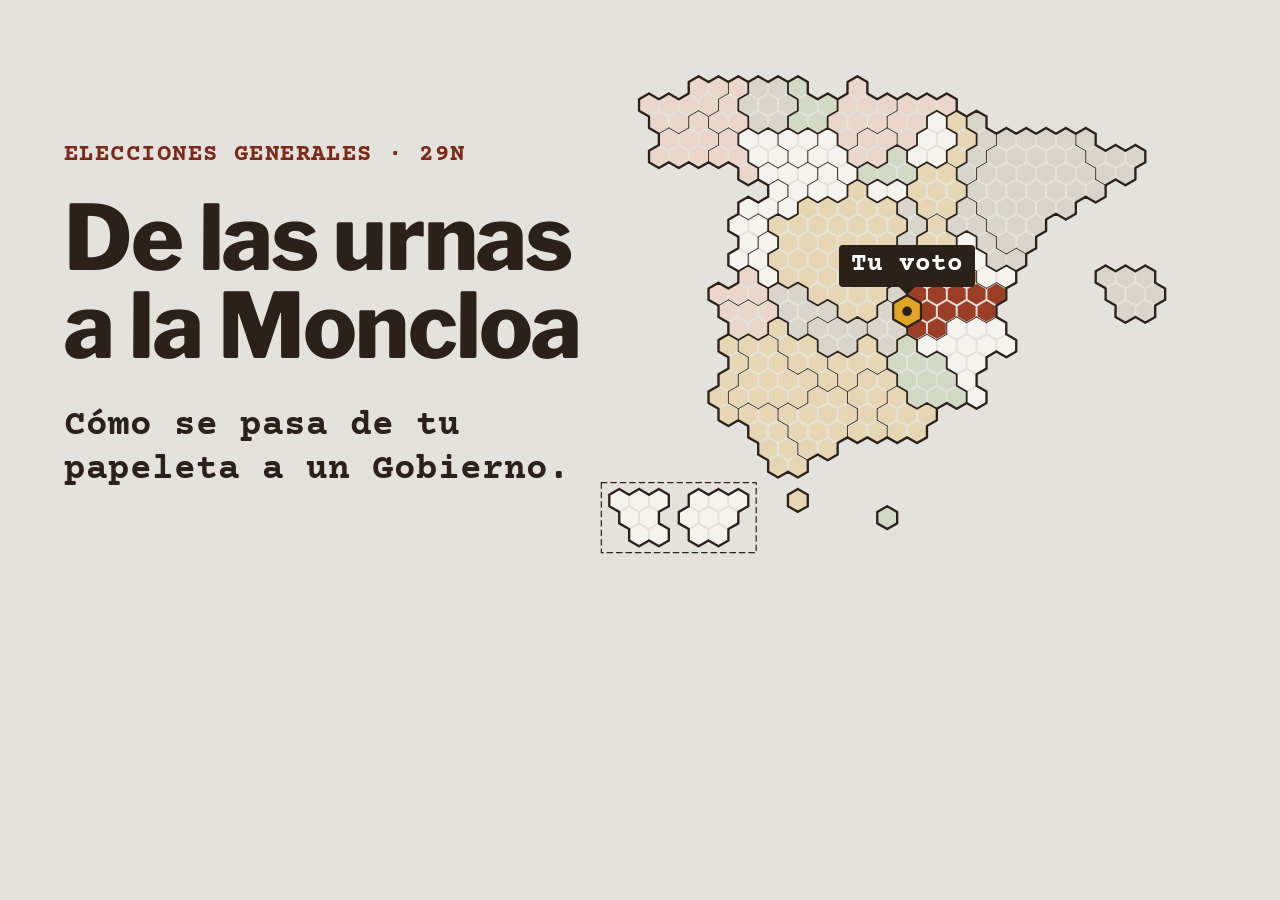
<file: herramientas/compartir.html>
<!DOCTYPE html>
<html lang="es">
<head>
<meta charset="utf-8">
<meta name="robots" content="noindex">
<title>Imagen para compartir</title>
<!-- Plantilla de img/compartir.jpg (1200 × 630). La fotografía herramientas/compartir.mjs; abierta en el navegador
     (con el sitio servido) se ve tal cual. Mapa, colores y letras son los del sitio: js/mapa.js y css/estilo.css.
     La imagen es la misma en todas las ediciones y va en castellano. -->
<link rel="stylesheet" href="../css/estilo.css">
<style>
html,body{width:1200px;height:630px;overflow:hidden}
.lienzo{position:relative;width:1200px;height:630px;background:var(--ground)}
.texto{position:absolute;left:64px;top:0;bottom:0;width:530px;display:flex;flex-direction:column;justify-content:center}
.banda{margin:0 0 22px;font-weight:700;font-size:24px;letter-spacing:.06em;text-transform:uppercase;color:var(--teja2)}
.texto h1{margin:0;font-size:90px;line-height:.98;letter-spacing:-0.02em}
.sub{margin:34px 0 0;font-weight:700;font-size:36px;line-height:1.22}
.dibujo{position:absolute}
.dibujo svg{display:block;width:100%;height:100%;overflow:visible}
.dibujo .tuyo path{fill:#E0A526;stroke:var(--ink);stroke-width:.14;stroke-linejoin:round}   /* ORO de js/sitio.js */
.dibujo .tuyo circle{fill:var(--ink)}
/* la etiqueta «Tu voto» del escenario (.marca, css/estilo.css), a la escala de la imagen */
.lienzo .marca{font-size:26px;padding:7px 12px 9px;border-radius:4px}
.lienzo .marca::after{bottom:-8px;margin-left:-8px;border-width:8px}
</style>
</head>
<body>
<div class="lienzo">
  <div class="texto">
    <p class="banda">Elecciones generales · 29N</p>
    <h1>De las urnas<br>a la Moncloa</h1>
    <p class="sub">Cómo se pasa de tu papeleta a un Gobierno.</p>
  </div>
  <div class="dibujo"></div>
  <span class="marca">Tu voto</span>
</div>
<script type="module">
import { geometria, svg, SVG_CSS, tonoProv, hexD, TEJA } from '../js/mapa.js';
import { PROV_INICIAL } from '../js/datos.js';

// Dónde va el mapa: un recuadro de la imagen, en px. El mapa se ajusta a él sin deformarse.
const CAJA = { x: 598, y: 34, w: 572, h: 562 };
// Tamaño del hexágono dorado respecto al de un escaño. En el escenario es 0,92 × 1,12 ≈ 1,03; aquí, algo mayor,
// para que se vea en la miniatura.
const MARCA = 1.4;

const g = geometria(false), p0 = PROV_INICIAL;
const caja = document.querySelector('.dibujo');
caja.innerHTML = '<style>' + SVG_CSS + '</style>' + svg({ color: i => g.H[i][2] === p0 ? TEJA : tonoProv(g.H[i][2]) });
const s = caja.querySelector('svg');

// Encuadre: lo que ocupan los hexágonos y el recuadro de Canarias, sin el margen del cuadrado de -0,5 a 0,5.
const xs = g.H.flatMap(h => [h[0] - g.R, h[0] + g.R]).concat([g.marco[0], g.marco[2]]);
const zs = g.H.flatMap(h => [h[1] - g.R, h[1] + g.R]).concat([g.marco[1], g.marco[3]]);
const m = 0.006, x0 = Math.min(...xs) - m, x1 = Math.max(...xs) + m, z0 = Math.min(...zs) - m, z1 = Math.max(...zs) + m;
const esc = Math.min(CAJA.w / (x1 - x0), CAJA.h / (z1 - z0)), W = (x1 - x0) * esc, H = (z1 - z0) * esc;
s.setAttribute('viewBox', [x0, z0, x1 - x0, z1 - z0].map(v => v.toFixed(4)).join(' '));
Object.assign(caja.style, { left: (CAJA.x + (CAJA.w - W) / 2) + 'px', top: (CAJA.y + (CAJA.h - H) / 2) + 'px', width: W + 'px', height: H + 'px' });

// Tu voto: el primer escaño de la provincia (el más al oeste), como en el paso 1.
const h = g.H[g.H.findIndex(h => h[2] === p0)], r = g.R * MARCA;
s.insertAdjacentHTML('beforeend', '<g class="tuyo" transform="translate(' + h[0] + ' ' + h[1] + ') scale(' + r.toFixed(5) + ')"><path d="' + hexD(0, 0, 1, 3) + '"/><circle r=".3"/></g>');
const pt = s.createSVGPoint(); pt.x = h[0]; pt.y = h[1] - r * 1.15;
const q = pt.matrixTransform(s.getScreenCTM()), marca = document.querySelector('.marca');
marca.style.left = q.x + 'px'; marca.style.top = (q.y - 6) + 'px';

// Lista cuando han cargado las dos letras (la foto espera a window.listo).
Promise.all(['800 92px "Libre Franklin"', '700 38px "Courier Prime"'].map(f => document.fonts.load(f)))
  .then(() => document.fonts.ready).then(() => { window.listo = true; });
</script>
</body>
</html>
</file>
<file: css/estilo.css>
/* Fuentes servidas desde el propio sitio (sin peticiones a Google): Courier Prime y Libre Franklin, licencia OFL (ver fuentes/) */
@font-face{font-family:'Courier Prime';font-style:normal;font-weight:400;font-display:swap;src:url(../fuentes/courier-prime-latin-400-normal.woff2) format('woff2')}
@font-face{font-family:'Courier Prime';font-style:normal;font-weight:700;font-display:swap;src:url(../fuentes/courier-prime-latin-700-normal.woff2) format('woff2')}
@font-face{font-family:'Libre Franklin';font-style:normal;font-weight:800;font-display:swap;src:url(../fuentes/libre-franklin-latin-800-normal.woff2) format('woff2')}
:root{--ink:#2B2118;--paper:#F5F3EE;--ground:#E4E2DC;--teja:#9C3D25;--teja2:#7A2A16;--ocre:#D2A24C;--sec:#5A4B3C}
*{box-sizing:border-box}
html,body{margin:0;background:var(--ground);color:var(--ink);font-family:'Courier Prime','Courier New',monospace;font-size:16px;line-height:1.45}
/* .995 y no 1: evita que el navegador trate la barra y el panel como opacos y recorte la escena que hay detrás */
.bar{position:fixed;top:0;left:0;right:0;height:44px;z-index:5;display:flex;align-items:center;justify-content:space-between;gap:4px;padding:0 0 0 12px;background:var(--ground);border-bottom:1.5px solid var(--ink);opacity:.995}
.bar b{font-family:'Libre Franklin',system-ui,sans-serif;font-weight:800;font-size:12.5px;letter-spacing:-0.01em;white-space:nowrap;overflow:hidden;text-overflow:ellipsis;min-width:0}
.bar button{height:44px;padding:0 10px;border:0;border-left:1.5px solid var(--ink);background:transparent;color:var(--ink);font:inherit;font-size:13px;font-weight:700;cursor:pointer;white-space:nowrap}
#donde{border-left:0;margin-left:auto;padding:0 6px}
#indice{position:fixed;top:44px;left:0;right:0;z-index:6;background:var(--paper);border-bottom:1.5px solid var(--ink);padding:8px 16px 14px;max-height:calc(100vh - 44px);overflow:auto}
#indice button{display:flex;gap:10px;width:100%;min-height:44px;align-items:center;border:0;border-top:1.5px solid var(--ink);background:transparent;color:var(--ink);font:inherit;font-size:15px;text-align:left;cursor:pointer}
#indice button b{font-family:'Libre Franklin',system-ui,sans-serif;font-weight:800}
#indice button[aria-current]{color:var(--teja2);font-weight:700}#indice button[aria-current]::after{content:'←';margin-left:auto;padding-right:4px}
#indice p{margin:8px 0 0;font-size:13px;color:var(--sec)}
h1,h2{font-family:'Libre Franklin',system-ui,sans-serif;font-weight:800;letter-spacing:-0.01em;margin:0 0 6px}
h1{font-size:30px;line-height:1.02}
.tarjeta h2{font-size:26px;line-height:1.08;margin-bottom:10px}
.tarjeta .cuerpo>p{font-size:16.5px}
h3{font-family:'Libre Franklin',system-ui,sans-serif;font-weight:800;font-size:13px;letter-spacing:.04em;text-transform:uppercase;margin:12px 0 0;color:var(--sec)}
h2{font-size:19px;line-height:1.1}
p{margin:0 0 8px}
p:last-child{margin-bottom:0}
.nota{font-size:13px;color:var(--sec)}
.glos{font:inherit;font-weight:700;color:var(--ink);background:transparent;border:0;text-decoration:underline dashed var(--teja) 2px;text-underline-offset:4px;padding:0;cursor:pointer}
.def{margin:0 0 8px;padding:8px 10px;border:1.5px solid var(--ink);background:var(--ground);font-size:14px}
.def b,dl.glosario dt{font-family:'Libre Franklin',system-ui,sans-serif;font-weight:800}
dl.glosario{margin:0;font-size:14px}
dl.glosario dt{margin-top:8px;font-size:14px}
dl.glosario dd{margin:0}
details{border-top:1.5px solid var(--ink);margin-top:8px}
h3+details{margin-top:4px}
details+details{margin-top:0}
details[open]{padding-bottom:8px}
/* con un cajón abierto, el panel puede crecer para leer con comodidad */
summary{min-height:44px;display:flex;align-items:center;justify-content:space-between;gap:10px;font-weight:700;font-size:15px;cursor:pointer;list-style:none}
summary::-webkit-details-marker{display:none}
summary::after{content:'+';font-size:20px}
details[open] summary::after{content:'−'}
details p{font-size:15px}
details p.nota{font-size:13px}
select{width:100%;height:44px;font:inherit;font-size:16px;color:var(--ink);background:var(--ground);border:1.5px solid var(--ink);border-radius:0;padding:0 8px;margin:0 0 8px}
label.sel{display:block;font-size:13px;font-weight:700;margin-bottom:4px}
.fila{display:grid;grid-template-columns:30px 46px minmax(0,1fr) 30px;align-items:center;gap:8px;min-height:44px;border-top:1.5px solid var(--ink)}
.fila .mid{display:flex;align-items:center;min-height:44px}
.ficha{width:28px;height:28px;border-radius:50%;border:1.5px solid var(--ink);display:flex;align-items:center;justify-content:center;font-family:'Libre Franklin',system-ui,sans-serif;font-weight:800;font-size:13px}
.fila small{font-size:13px}
.fila output{font-family:'Libre Franklin',system-ui,sans-serif;font-weight:800;font-size:17px;text-align:right}
.fila .real{font-size:13px;font-weight:700}
/* la apuesta: la columna de cifras es la tuya; tras apostar, ✓ si aciertas y la fila en teja con ✗ si fallas */
.fila-cab{margin:0 0 2px;text-align:right;font-family:'Libre Franklin',system-ui,sans-serif;font-weight:800;font-size:11px;letter-spacing:.06em;text-transform:uppercase;color:var(--sec)}
.fila.acierto .real::before{content:'✓ ';content:'✓ ' / ''}
.fila.fallo .real::before{content:'✗ ';content:'✗ ' / ''}.fila.fallo .real,.fila.fallo output{color:var(--teja2)}
input[type=range]{width:100%;height:44px;accent-color:var(--teja);margin:0}
.pill{width:100%;height:46px;border:1.5px solid var(--ink);border-radius:23px;background:var(--ink);color:var(--paper);font:inherit;font-size:16px;font-weight:700;cursor:pointer;margin-top:6px}
.pill.sec{background:transparent;color:var(--ink)}
.err{color:var(--teja2);font-weight:700;font-size:14px}
.res{font-family:'Libre Franklin',system-ui,sans-serif;font-weight:800;font-size:17px;color:var(--teja2);margin:8px 0 4px}
.lista{margin:0 0 8px;padding:0;list-style:none;font-size:14px}
.lista li{display:flex;gap:10px;border-top:1.5px solid var(--ink);padding:5px 0}
.lista li b{flex:none;width:92px}
.lista li.clave b,.lista li.clave span{color:var(--teja2);font-weight:700}
fieldset{border:0;margin:0 0 6px;padding:0}
fieldset label{display:flex;align-items:center;gap:10px;min-height:40px;border-top:1.5px solid var(--ink);font-size:14px}
fieldset input{width:22px;height:22px;accent-color:var(--teja);margin:0}
.tally{display:flex;justify-content:space-between;font-size:13px;font-weight:700}
.tabla{overflow-x:auto;margin:0 0 8px}
.tabla table{border-collapse:collapse;width:100%;font-size:13px}
.tabla th,.tabla td{border-top:1.5px solid var(--ink);padding:4px 6px;text-align:right;white-space:nowrap}
.tabla th:first-child,.tabla td:first-child{text-align:left}
.tabla th{font-family:'Libre Franklin',system-ui,sans-serif;font-weight:800;font-size:12px}
.tabla td.gana{background:var(--teja);color:#fff;font-weight:700}
.tabla td.gana[data-n]::before{content:attr(data-n);font-size:10px;font-weight:700;opacity:.85;margin-right:4px;vertical-align:1px}
.paso-reparto{font-size:14px;font-weight:700;min-height:2.9em}
@media (prefers-reduced-motion:no-preference){.tabla td{transition:background-color .2s,color .2s}}
.tabla i.pt{display:inline-block;width:10px;height:10px;border:1.5px solid var(--ink);border-radius:50%;margin-right:6px;vertical-align:-1px}
.votesc i.pt{display:inline-block;width:10px;height:10px;border:1.5px solid var(--ink);border-radius:50%;margin-right:6px;vertical-align:-1px}
.lista li.hecho b,.lista li.hecho span{color:var(--sec)}
.lista li.hecho b::before{content:'✓ '}
.prueba{border:1.5px solid var(--teja2);color:var(--teja2);font-size:13px;font-weight:700;padding:6px 8px;margin-top:8px}
/* fase 2: las casillas 9 a 14 solo existen cuando se abre */
.paso.f2{display:none}
.fase2 .paso.f2{display:block}
.solo-f2{display:none}
.fase2 .solo-f2{display:block}
.fase2 .solo-f1{display:none}
/* pasos 9 a 13 antes del 30N: se ven con su título, cerrados */
.capados{margin:0 0 8vh}
.capados h2{font-family:'Libre Franklin',system-ui,sans-serif;font-weight:800;font-size:13px;letter-spacing:.04em;text-transform:uppercase;color:var(--sec);margin:0 0 8px;padding:0 2px}
.tarjeta.capado{border-style:dashed;padding:12px 16px 14px;margin-bottom:10px;color:var(--sec)}
.capado .estacion{color:var(--sec);margin-bottom:4px}.capado .estacion svg{width:28px;height:28px;opacity:.6}
.capado .cap-tit{font-family:'Libre Franklin',system-ui,sans-serif;font-weight:800;font-size:20px;line-height:1.1;color:var(--ink);opacity:.72;margin:0 0 4px}
.capado p{font-size:14.5px;margin:0}
#indice button:disabled{color:var(--sec);cursor:default;opacity:.65}#indice button small{margin-left:auto;font-size:12px}
.barra{position:relative;height:22px;background:var(--paper);border:1.5px solid var(--ink);overflow:hidden;margin:4px 0}
.barra i{position:absolute;top:0;bottom:0;display:block}
.bSi{left:0;background:var(--teja)}.bNo{right:0;background:var(--ink)}.bM{left:50.29%;width:3px;background:var(--ocre)}
.ver{border-top:1.5px solid var(--ink);padding:5px 0;font-size:14px}
.ver small{display:block;font-size:12px;font-weight:700}
.ver b.ok{color:var(--teja2)}
.ver b::before{content:'✗ ';content:'✗ ' / ''}.ver b.ok::before{content:'✓ ';content:'✓ ' / ''}   /* «Sale» y «No sale» no se distinguen solo por el color */
.grid{display:grid;grid-template-columns:repeat(4,minmax(0,1fr));gap:6px;margin:6px 0}
.grid button{height:44px;padding:0 2px;border:1.5px solid var(--ink);border-radius:22px;font:inherit;font-size:12px;font-weight:700;cursor:pointer;display:flex;flex-direction:column;align-items:center;justify-content:center;line-height:1.15}
.grid button b{font-family:'Libre Franklin',system-ui,sans-serif;font-weight:800;font-size:13px}
.grid button.no{background:var(--ink);color:#fff}.grid button.si{background:var(--teja);color:#fff}.grid button.abs{background:var(--paper);color:var(--ink)}
a{color:var(--ink)}
.fuentes{font-size:13px}
.aviso{display:none}

@media (max-width:374px){.bar b{font-size:11.5px}.escenario .rotulo .esc-hab{font-size:10.5px}.escenario .rotulo .esc-hab i{width:12px}}

/* accesibilidad: foco visible, texto solo para lectores de pantalla y enlaces que aparecen al tabular */
:focus-visible{outline:3px solid var(--teja);outline-offset:2px}
.grid button:focus-visible,.pill:focus-visible{outline-offset:3px}
.vh{position:absolute!important;width:1px;height:1px;padding:0;margin:-1px;overflow:hidden;clip:rect(0 0 0 0);white-space:nowrap;border:0}
.saltar{position:absolute;left:-9999px}
.saltar:focus{position:fixed;left:8px;top:52px;z-index:9;background:var(--paper);border:1.5px solid var(--ink);padding:10px 12px;font-weight:700}
.sig{display:flex;align-items:center;justify-content:space-between;gap:10px;width:100%;margin-top:24px;min-height:52px;border:1.5px solid var(--ink);background:var(--ink);color:var(--paper);font:inherit;font-size:15px;font-weight:700;text-align:left;padding:8px 14px;cursor:pointer}
.sig::after{content:'↓';font-size:18px}
.portada .sig{margin-top:10px;min-height:44px}.portada .sig+.nota{margin-top:8px}.lectura .portada .sig+.nota{display:none}
.sig.sec{background:transparent;color:var(--ink)}.portada .sig+.sig{margin-top:8px}
.lectura .sig{display:none}

/* casilla 7: calendario por fases; cada fecha despliega qué pasa ese día y su fuente */
.calendario{list-style:none;margin:12px 0 4px;padding:0}
.calendario .fase{font-family:'Libre Franklin',system-ui,sans-serif;font-weight:800;font-size:13px;letter-spacing:.04em;text-transform:uppercase;color:var(--sec);margin:16px 0 4px;padding-left:122px}
.calendario .fase:first-child{margin-top:4px}
.hito{position:relative;display:grid;grid-template-columns:110px minmax(0,1fr);gap:0 12px;align-items:stretch}
.fecha{justify-self:end;align-self:start;margin:4px 0;padding:4px 2px;font:inherit;font-size:13.5px;font-weight:700;color:var(--ink);background:transparent;border:0;border-bottom:2px dashed var(--teja);cursor:pointer;text-align:right;white-space:nowrap}
.que{position:relative;border-left:1.5px solid var(--ink);padding:7px 0 9px 16px;font-size:15px}
.que::before{content:'';position:absolute;left:-6.5px;top:12px;width:9px;height:9px;border-radius:50%;background:var(--paper);border:1.5px solid var(--ink)}
.hito.clave .que{font-weight:700;color:var(--teja2)}
.hito.clave .que::before{background:var(--teja);border-color:var(--teja)}
.hito.pasado .que,.hito.pasado .fecha{color:var(--sec)}.hito.pasado .que::before{background:var(--ground);border-color:var(--sec)}
.hito .ahora{display:inline-block;margin-left:4px;padding:1px 6px 2px;background:var(--teja);color:#fff;font-family:'Libre Franklin',system-ui,sans-serif;font-weight:800;font-size:11px;letter-spacing:.06em;text-transform:uppercase;line-height:1.2;vertical-align:1px}
.hito.abierta .que{border-left-style:dashed}
.hito.abierta .fecha{color:var(--sec)}
.tip{display:none;grid-column:1/-1;margin:2px 0 10px;background:var(--ink);color:var(--paper);padding:10px 12px 11px;font-size:14px;line-height:1.45}
.tip small{display:block;margin-top:6px;font-size:12px;opacity:.85}
.hito.abierto .tip{display:block}
.hito.abierto .fecha{background:var(--ink);color:var(--paper);border-bottom-color:var(--ink)}
@media (max-width:420px){.hito{grid-template-columns:88px minmax(0,1fr)}.calendario .fase{padding-left:100px}.fecha{font-size:12.5px;white-space:normal;max-width:88px;line-height:1.25}.lectura .tip{margin-left:100px}}
/* por debajo de 340 px (zoom de página en el móvil): calendario en una columna y calculadora de tres en fondo */
@media (max-width:340px){.grid{grid-template-columns:repeat(3,minmax(0,1fr))}.hito{grid-template-columns:1fr}.fecha{justify-self:start;max-width:none;text-align:left}.calendario .fase{padding-left:0}.lectura .tip{margin-left:0}}
.lectura .tip{display:block;position:static;grid-column:1/-1;margin:0 0 8px 122px;background:transparent;color:var(--ink);padding:0;font-size:14px}
/* pie: autoría, licencias y privacidad */
.pie{position:relative;z-index:1;opacity:.999;background:var(--ground);border-top:1.5px solid var(--ink);padding:20px 16px 28px;font-size:13px;color:var(--sec)}
.pie p{max-width:640px;margin:0 auto 6px}
.pie b{font-family:'Libre Franklin',system-ui,sans-serif;font-weight:800;color:var(--ink)}
.pie a{color:var(--ink)}
@media (min-width:900px){.pie p{max-width:1088px}}
/* casilla 3: habitantes por escaño, una barra por circunscripción; en teja, la provincia elegida */
.barras{list-style:none;margin:10px 0 8px;padding:0;font-size:12px}
.barras li{display:grid;grid-template-columns:minmax(0,9.5em) minmax(0,1fr) 5.2em;gap:8px;align-items:center;min-height:17px}
.barras .bn{white-space:nowrap;overflow:hidden;text-overflow:ellipsis}
.barras .bb{display:block;height:9px;background:var(--ground)}
.barras .bb i{display:block;height:100%;background:var(--sec)}
.barras .bv{text-align:right;font-variant-numeric:tabular-nums}
.barras li.sel{font-weight:700;color:var(--teja2)}
.barras li.sel .bb i{background:var(--teja)}
/* calculadora: copiar el enlace con la combinación */
.compartir{margin-top:8px}.compartir .nota{display:block;margin-top:4px;min-height:1.2em}
/* quien llega por un enlace a una calculadora sin haber elegido provincia */
.enviada{font-size:14.5px;font-weight:700;border-left:3px solid var(--teja);padding:2px 0 2px 10px;margin:10px 0}
.enlace{font:inherit;color:inherit;background:none;border:0;padding:0;text-decoration:underline;text-underline-offset:3px;cursor:pointer}
/* casilla 11: votos (gris) frente a escaños (teja) de cada partido */
.votesc{list-style:none;margin:8px 0 4px;padding:0;font-size:12.5px}
.votesc li{display:grid;grid-template-columns:minmax(0,9em) minmax(0,1fr) 4.6em;gap:8px;align-items:center;padding:3px 0;border-top:1px solid var(--ground)}
.votesc .gb{display:flex;flex-direction:column;gap:2px}
.votesc .gb i{display:block;height:7px}
.votesc .gv{background:var(--sec)}.votesc .ge{background:var(--teja)}
.votesc .gx{text-align:right;font-size:11.5px;line-height:1.25;font-variant-numeric:tabular-nums}
.leyenda i{display:inline-block;width:14px;height:7px;margin:0 4px 0 8px;vertical-align:1px}.leyenda .lv{background:var(--sec);margin-left:0}.leyenda .le{background:var(--teja)}
/* casilla 9: frente a 2023. Las mismas barras (gris, 2023; teja, 29N) y una columna más con la diferencia de escaños */
.votesc.comp23 li{grid-template-columns:minmax(0,9em) minmax(0,1fr) 2.4em 3.8em}
.votesc.comp23 .gd{text-align:right;font-weight:700;font-variant-numeric:tabular-nums}
.votesc.comp23 li.sin .gd{font-weight:400;color:var(--sec)}
/* casilla 10: ¿y si…? */
.ysi select{margin-bottom:6px}
.ysi input[type=range]{margin-bottom:6px}

.bar button:focus-visible,#indice button:focus-visible{outline-offset:-4px}
h1[tabindex="-1"]:focus,h2[tabindex="-1"]:focus{outline:none}

/* ---------- Recorrido: el texto a un lado y, al otro, el escenario con los 350 escaños ---------- */
main{position:relative;z-index:1}
.paso{margin:0 0 8vh;min-height:80vh}
.paso:last-child{min-height:60vh}
.tarjeta,.portada{background:var(--paper);border:1.5px solid var(--ink);padding:16px 16px 20px}
.cuerpo{max-width:640px}
.tarjeta h2{font-size:25px;line-height:1.08;margin-bottom:10px}
.portada h1{font-size:32px}
/* el escenario */
.escenario{position:fixed;z-index:3;background:var(--ground);overflow:hidden}
.escenario svg{display:block;width:100%;height:100%;touch-action:manipulation}
.escenario .p path{stroke:var(--ink);stroke-width:.06;stroke-linejoin:round;transition:fill .45s}
.escenario .p .sobre{fill:var(--paper);stroke-width:.05}
.escenario .p .sobre-solapa{fill:none;stroke-width:.05}
.escenario .p.borde path{stroke-width:.22}
.escenario:is([data-est=mapaSel],[data-est=hab],[data-est=senado],[data-est=res],[data-est=senadoRes]) .p{cursor:pointer}   /* en los mapas, tocar una provincia la elige */
/* bordes de provincia, comunidad y costa, y recuadro de Canarias: grosor en píxeles de pantalla, el mismo a cualquier tamaño del mapa */
.escenario .bordes{fill:none;stroke:var(--ink);stroke-linecap:round;pointer-events:none;opacity:0;transition:opacity .25s}
.escenario .bordes.ve{opacity:1;transition-duration:.45s}
.escenario .bordes path,.escenario .bordes rect{vector-effect:non-scaling-stroke}
.escenario:is([data-est=mapaSel],[data-est=hab],[data-est=senado]) .p:not(.borde) .hx{stroke:rgba(43,33,24,.32)}
.escenario .b-prov{stroke-width:1.1px}.escenario .b-ccaa{stroke-width:2px}.escenario .b-costa{stroke-width:2.4px}.escenario .b-marco{stroke-width:1.3px;stroke-dasharray:6 4}
/* resultados (Congreso y Senado): sobre los colores de los partidos, los bordes interiores van en blanco papel */
.escenario:is([data-est=res],[data-est=senadoRes]) .p .hx{stroke:none}
.escenario:is([data-est=res],[data-est=senadoRes]) :is(.b-prov,.b-ccaa){stroke:var(--paper);stroke-width:2.4px}
@media (max-width:899px){.escenario .b-prov{stroke-width:.75px}.escenario .b-ccaa{stroke-width:1.15px}.escenario .b-costa{stroke-width:1.3px}.escenario .b-marco{stroke-width:.9px;stroke-dasharray:3 2}
  .escenario:is([data-est=res],[data-est=senadoRes]) :is(.b-prov,.b-ccaa){stroke-width:1.5px}}
.escenario .tuyo{pointer-events:none}
.escenario .tuyo path{fill:#E0A526;stroke:var(--ink);stroke-width:.14}
.escenario .tuyo circle{fill:var(--ink)}
.escenario .raya176{stroke:var(--ink);stroke-width:.003;stroke-dasharray:.01 .007;fill:none}
.escenario .t176{font:700 .022px 'Courier Prime',monospace;fill:var(--ink);text-anchor:middle}
/* pactos: «Sí», «Abst.» y «No» bajo el hemiciclo y, en escritorio, el nombre de los partidos grandes, con un halo del color del fondo */
.escenario .hemi-rot{pointer-events:none;opacity:0;transition:opacity .2s}.escenario .hemi-rot.ve{opacity:1;transition-duration:.4s}
.escenario .hemi-rot text{font-family:'Libre Franklin',system-ui,sans-serif;font-weight:800;text-anchor:middle;fill:var(--ink);paint-order:stroke;stroke-linejoin:round}
.escenario .r-bloque{font-size:.026px;text-transform:uppercase;letter-spacing:.06em;stroke:var(--ground);stroke-width:.006px}
.escenario .r-partido{font-size:.024px;stroke:var(--paper);stroke-width:.009px}
@media (max-width:899px){.escenario .r-bloque{font-size:.042px;stroke-width:.008px}}
.rotulo{position:absolute;left:14px;top:10px;right:14px;margin:0;font-family:'Libre Franklin',system-ui,sans-serif;font-weight:800;font-size:clamp(15px,2.1vw,25px);line-height:1.12;pointer-events:none}
.rotulo small{display:block;font-family:'Courier Prime',monospace;font-weight:700;font-size:13px;color:var(--sec);margin-top:3px}
.rotulo .esc-hab{display:flex;align-items:center;gap:0;margin-top:5px;font-family:'Courier Prime',monospace;font-weight:700;font-size:12.5px;color:var(--sec)}
.rotulo .esc-hab i{display:block;width:18px;height:10px;border:1px solid var(--ink);border-left-width:0}.rotulo .esc-hab i:first-of-type{margin-left:6px;border-left-width:1px}.rotulo .esc-hab i:last-of-type{margin-right:6px}
.marca{position:absolute;left:0;top:0;pointer-events:none;transform:translate(-50%,-100%);background:var(--ink);color:#fff;font-size:11.5px;font-weight:700;line-height:1;padding:4px 7px 5px;border-radius:3px;white-space:nowrap;transition:opacity .3s}
.marca::after{content:'';position:absolute;left:50%;bottom:-5px;margin-left:-5px;border:5px solid transparent;border-bottom:0;border-top-color:var(--ink)}
.marca[hidden]{display:block;opacity:0}
/* rótulo de la provincia elegida en los mapas (lo coloca sitio.js): etiqueta de papel con filete de tinta y, si queda lejos, una raya */
.rot-prov{position:absolute;inset:0;pointer-events:none;transition:opacity .3s}
.rot-prov.fuera{opacity:0;transition:none}
.rot-prov span{position:absolute;left:0;top:0;white-space:nowrap;line-height:1.1;text-align:center;font-size:14px;font-weight:700;color:var(--teja2);background:var(--paper);border:1px solid var(--ink);border-radius:2px;padding:3px 6px 4px}
.rot-prov i{position:absolute;left:0;top:0;height:1.2px;margin-top:-.6px;background:var(--ink);box-shadow:0 0 0 1px var(--paper);transform-origin:0 50%}
@media (max-width:899px){.rot-prov span{font-size:12.5px;padding:2px 5px 2px}}
@media (prefers-reduced-motion:reduce){.rot-prov{transition:none}}
.pie-escenario{position:absolute;left:14px;right:14px;bottom:10px;margin:0;font-size:12.5px;color:var(--sec);pointer-events:none}
@media (min-width:900px){
  .escenario{top:44px;right:0;bottom:0;width:56vw;border-left:1.5px solid var(--ink)}
  .rotulo{top:18px;left:24px}
  main{width:44vw;max-width:640px;margin-left:max(16px,calc(44vw - 660px));padding:64px 32px 40vh 0}
  .pie{width:44vw}
}
@media (max-width:899px){
  .escenario{top:44px;left:0;right:0;height:35vh;border-bottom:1.5px solid var(--ink)}
  .escenario svg{height:calc(100% - 24px);margin-top:22px}
  .rotulo{top:5px;left:10px;right:10px;font-size:14.5px}
  .rotulo small{display:inline;margin:0 0 0 6px;font-size:12px}
  .rotulo .esc-hab{position:absolute;right:0;top:calc(35vh - 30px);margin:0;font-size:11.5px}   /* la escala, abajo a la derecha, donde el mapa deja hueco */
  main{padding:calc(35vh + 56px) 10px 30vh}
  .paso{min-height:65vh}
  .pie-escenario{display:none}
}
/* tableta: un escenario algo más alto, para que el mapa no se quede en 300 px */
@media (min-width:600px) and (max-width:899px){.escenario{height:42vh}main{padding-top:calc(42vh + 56px)}.rotulo .esc-hab{top:calc(42vh - 30px)}}
/* ventana baja y ancha (móvil apaisado, portátil con el zoom al 200 %): el escenario a la derecha, como en escritorio */
@media (max-width:899px) and (max-height:520px) and (min-width:560px){
  .escenario{top:44px;left:auto;right:0;bottom:0;width:46vw;height:auto;border-bottom:0;border-left:1.5px solid var(--ink)}
  main{width:54vw;padding:56px 10px 30vh}
  .pie{width:54vw}
  .rotulo .esc-hab{position:static;margin-top:4px}
}
/* cada paso: su número, su icono y la frase de tu provincia */
.estacion{display:flex;align-items:center;gap:8px;font-family:'Libre Franklin',system-ui,sans-serif;font-weight:800;font-size:12.5px;letter-spacing:.06em;text-transform:uppercase;color:var(--teja2);margin:0 0 6px}
.estacion svg{width:34px;height:34px;flex:none}
.tuvoto{position:relative;border:1.5px solid var(--ink);background:#FBF0D6;padding:9px 12px 10px 40px;margin:6px 0 12px;font-size:16px}
.tuvoto::before{content:'';position:absolute;left:12px;top:12px;width:18px;height:20px;background:radial-gradient(circle,var(--ink) 0 3px,#E0A526 3.5px);clip-path:polygon(50% 0,100% 25%,100% 75%,50% 100%,0 75%,0 25%)}
.tuvoto .tv-cambia{display:block;margin-top:6px;font-size:15px;font-weight:700;color:var(--teja2)}
.tuvoto .tv-et{display:block;font-family:'Libre Franklin',system-ui,sans-serif;font-weight:800;font-size:11px;letter-spacing:.06em;text-transform:uppercase;color:var(--sec);margin-bottom:2px}
.elige{margin-top:12px}
.elige .pill{margin-top:4px}
/* botón «Siguiente» al final de cada paso */
.sig::after{content:'↓'}
/* modo solo texto: sin escenario */
.lectura .escenario,.lectura .tuvoto{display:none}
.lectura main{width:auto;max-width:680px;margin:0 auto;padding:56px 10px 24px}
.lectura .paso{min-height:0;margin-bottom:12px}
.lectura .pie{width:auto}

/* ---------- Portada: la montaña de sobres ---------- */
.intro{overflow:hidden}
.intro main,.intro .pie,.intro .bar #donde{visibility:hidden}
.intro .escenario{top:44px;left:0;right:0;bottom:0;width:auto;height:auto;border:0}
.intro .escenario svg{height:100%;margin-top:0}
.intro .rotulo,.intro .pie-escenario,.intro .marca{visibility:hidden}
.escenario.mueve{transition:top .7s cubic-bezier(.5,0,.2,1),left .7s cubic-bezier(.5,0,.2,1),width .7s cubic-bezier(.5,0,.2,1),height .7s cubic-bezier(.5,0,.2,1),bottom .7s cubic-bezier(.5,0,.2,1)}
.tapa{position:fixed;z-index:12;left:50%;top:56px;transform:translateX(-50%);width:min(560px,calc(100% - 20px));background:var(--paper);border:1.5px solid var(--ink);box-shadow:0 6px 0 rgba(43,33,24,.25);padding:18px 20px 16px;transition:opacity .45s,transform .45s}
.tapa.fuera{opacity:0;transform:translateX(-50%) translateY(-24px);pointer-events:none}
.tapa .banda{font-size:12px;font-weight:700;letter-spacing:.06em;text-transform:uppercase;color:var(--teja2);margin:0 0 8px}
.tapa h1{font-size:clamp(28px,6vw,40px);line-height:.98;margin:0 0 8px}
.tapa .sub{font-size:15.5px;margin:0 0 10px}
.tapa h2{font-size:12.5px;letter-spacing:.06em;text-transform:uppercase;color:var(--sec);margin:8px 0 4px}
.tapa ol{margin:0 0 12px;padding-left:1.4em;font-size:14.5px}
.tapa ol li{margin-bottom:2px}
.tapa .boton{display:block;width:100%;min-height:50px;border:1.5px solid var(--ink);border-radius:999px;background:var(--teja);color:#fff;font:inherit;font-size:17px;font-weight:700;cursor:pointer;box-shadow:0 3px 0 var(--ink)}
.tapa .boton:active{transform:translateY(2px);box-shadow:0 1px 0 var(--ink)}
.tapa .texto{display:block;margin:6px auto 0;min-height:32px;border:0;background:transparent;color:var(--ink);font:inherit;font-size:13.5px;text-decoration:underline;cursor:pointer}
@media (max-width:899px){.tapa{top:52px;padding:14px 14px 12px}.tapa ol{font-size:13.5px}.tapa .sub{font-size:14.5px}}
@media (max-height:640px){.tapa h2,.tapa ol{display:none}}
@media (prefers-reduced-motion:reduce){.escenario.mueve,.tapa{transition:none}}
.grid button i.pt{display:inline-block;width:9px;height:9px;border-radius:50%;margin-right:4px;border:1px solid #fff;vertical-align:0}
/* idiomas: la lista está en la salida y se repite en la portada y en el menú de pasos */
.idiomas{display:flex;flex-wrap:wrap;gap:0 14px;margin:12px 0 0;font-size:13px}
.idiomas a{display:inline-flex;align-items:center;min-height:32px;color:var(--sec);text-decoration:none}
.idiomas a:hover{text-decoration:underline}
.idiomas a[aria-current]{color:var(--ink);font-weight:700;text-decoration:underline;text-decoration-thickness:1.5px;text-underline-offset:4px}
.tapa .idiomas{justify-content:center;gap:0 12px;margin:6px 0 -6px;font-size:12.5px}
.tapa .idiomas a{min-height:26px}
#indice .idiomas{margin:10px 0 0;padding-top:4px;border-top:1.5px solid var(--ink)}
</file>
